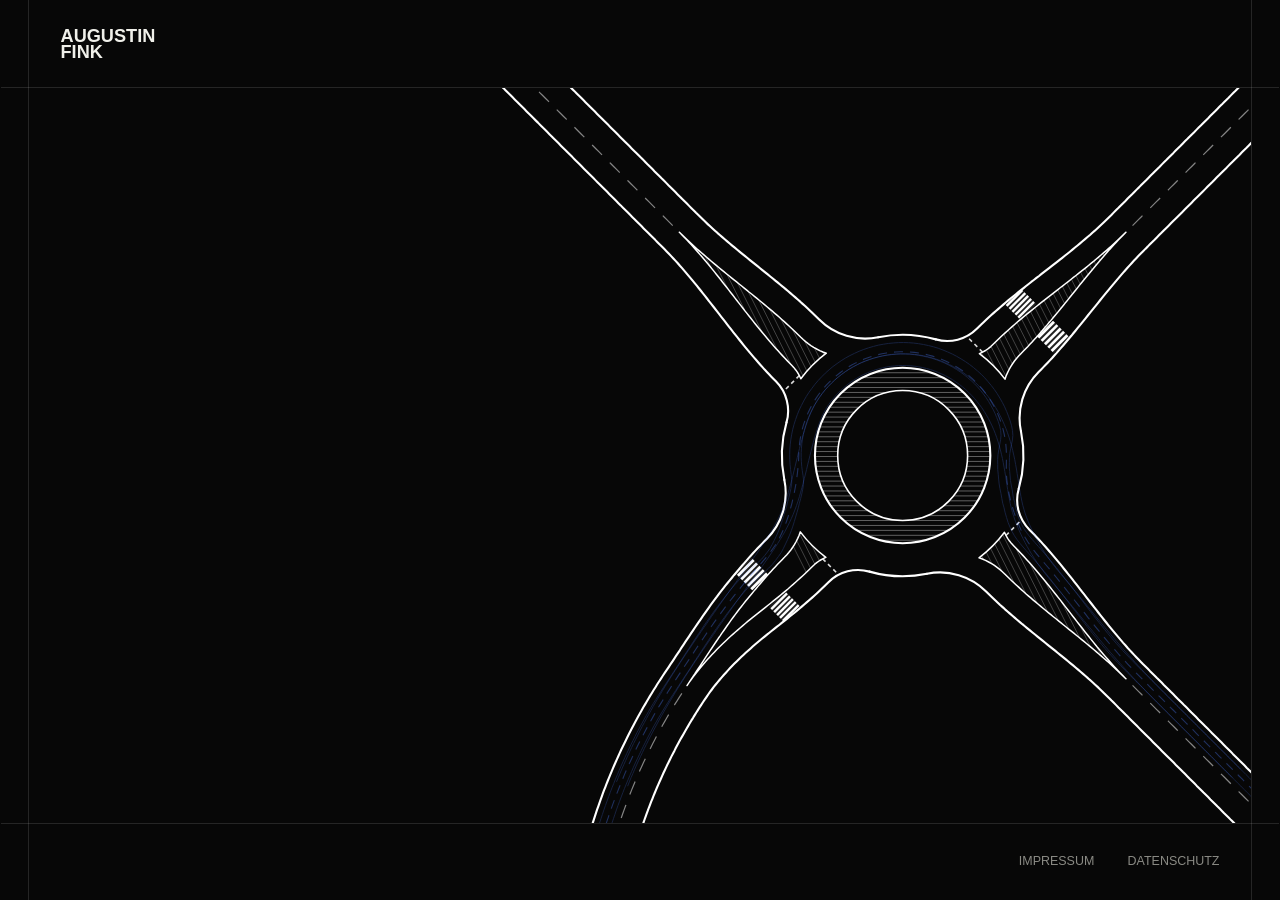
<file: index.html>
<!doctype html>
<html lang="de">
  <head>
    <meta charset="UTF-8" />
    <meta name="viewport" content="width=device-width, initial-scale=1.0" />
    <meta
      name="description"
      content="Infrastruktur für die physische Welt."
    />
    <meta property="og:type" content="website" />
    <meta property="og:site_name" content="Augustin Fink" />
    <meta property="og:title" content="Infrastruktur für die physische Welt" />
    <meta
      property="og:description"
      content="Augustin Fink"
    />
    <meta property="og:url" content="https://augustinfink.de/" />
    <meta
      property="og:image"
      content="https://augustinfink.de/public/og-preview-v2.jpg"
    />
    <meta property="og:image:type" content="image/jpeg" />
    <meta property="og:image:width" content="1200" />
    <meta property="og:image:height" content="630" />
    <meta
      property="og:image:alt"
      content="Augustin Fink - Infrastruktur für die physische Welt"
    />
    <meta name="twitter:card" content="summary_large_image" />
    <meta name="twitter:title" content="Infrastruktur für die physische Welt" />
    <meta
      name="twitter:description"
      content="Augustin Fink"
    />
    <meta
      name="twitter:image"
      content="https://augustinfink.de/public/og-preview-v2.jpg"
    />
    <title>Augustin Fink</title>
    <link rel="icon" href="/public/favicon.svg" type="image/svg+xml" />
    <link rel="stylesheet" href="/src/styles.css" />
  </head>
  <body>
    <main class="page-shell" aria-label="Augustin Fink">
      <header class="site-header">
        <a class="wordmark" href="/" aria-label="Augustin Fink Startseite">
          <span>Augustin</span>
          <span>Fink</span>
        </a>
      </header>

      <section class="quiet-field" aria-label="Kreisverkehr Grafik">
        <iframe
          class="roundabout-embed"
          src="/public/assets/roundabout/kvp.html"
          title="Kreisverkehr Schleppkurve"
          loading="eager"
        ></iframe>
      </section>

      <footer class="site-footer">
        <nav class="legal-links" aria-label="Rechtliches">
          <a href="/impressum/">Impressum</a>
          <a href="/datenschutz/">Datenschutz</a>
        </nav>
      </footer>
    </main>
  </body>
</html>
</file>
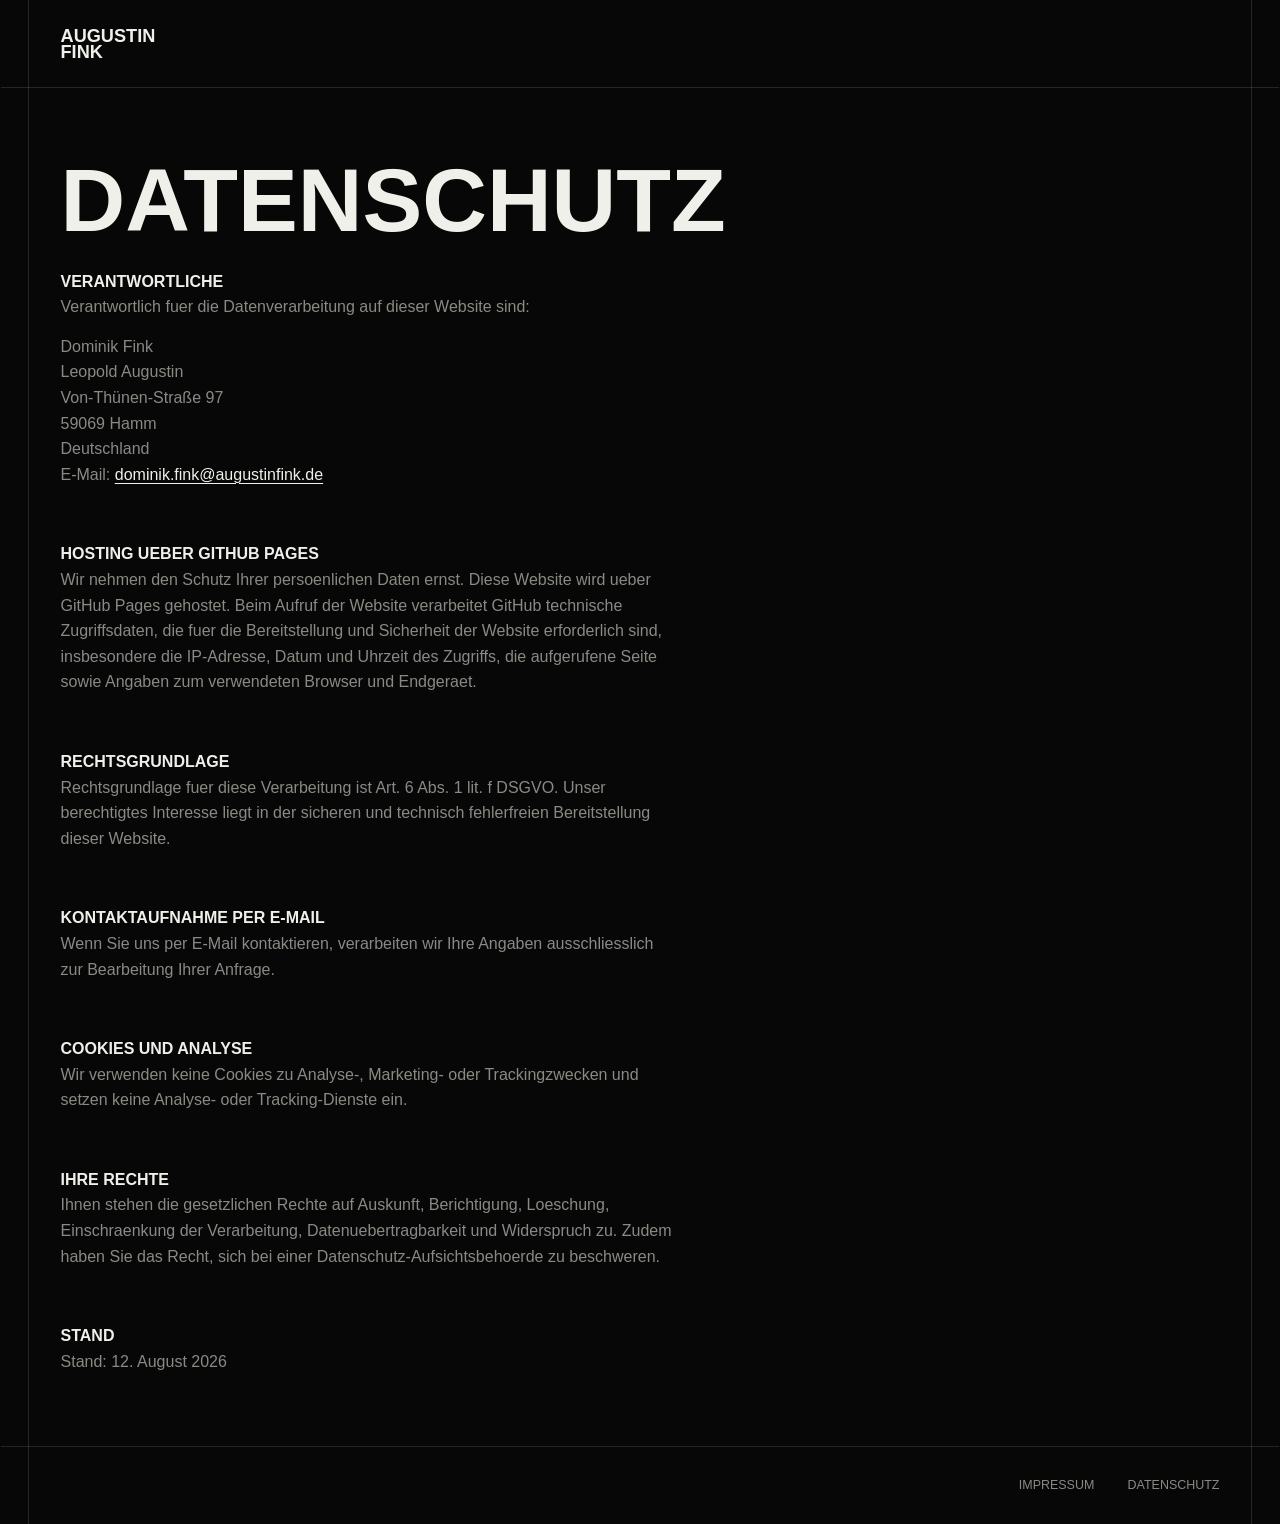
<file: datenschutz/index.html>
<!doctype html>
<html lang="de">
  <head>
    <meta charset="UTF-8" />
    <meta name="viewport" content="width=device-width, initial-scale=1.0" />
    <title>Datenschutz - Augustin Fink</title>
    <link rel="icon" href="/public/favicon.svg" type="image/svg+xml" />
    <link rel="stylesheet" href="/src/styles.css" />
  </head>
  <body>
    <main class="page-shell legal-shell" aria-label="Datenschutz">
      <header class="site-header">
        <a class="wordmark" href="/" aria-label="Augustin Fink Startseite">
          <span>Augustin</span>
          <span>Fink</span>
        </a>
      </header>

      <section class="legal-content">
        <h1>Datenschutz</h1>
        <h2>Verantwortliche</h2>
        <p>
          Verantwortlich fuer die Datenverarbeitung auf dieser Website sind:
        </p>
        <p>
          Dominik Fink<br />
          Leopold Augustin<br />
          Von-Thünen-Straße 97<br />
          59069 Hamm<br />
          Deutschland<br />
          E-Mail: <a href="mailto:dominik.fink@augustinfink.de">dominik.fink@augustinfink.de</a>
        </p>
        <h2>Hosting ueber GitHub Pages</h2>
        <p>
          Wir nehmen den Schutz Ihrer persoenlichen Daten ernst. Diese Website
          wird ueber GitHub Pages gehostet. Beim Aufruf der Website verarbeitet
          GitHub technische Zugriffsdaten, die fuer die Bereitstellung und
          Sicherheit der Website erforderlich sind, insbesondere die IP-Adresse,
          Datum und Uhrzeit des Zugriffs, die aufgerufene Seite sowie Angaben
          zum verwendeten Browser und Endgeraet.
        </p>
        <h2>Rechtsgrundlage</h2>
        <p>
          Rechtsgrundlage fuer diese Verarbeitung ist Art. 6 Abs. 1 lit. f DSGVO.
          Unser berechtigtes Interesse liegt in der sicheren und technisch
          fehlerfreien Bereitstellung dieser Website.
        </p>
        <h2>Kontaktaufnahme per E-Mail</h2>
        <p>
          Wenn Sie uns per E-Mail kontaktieren, verarbeiten wir Ihre Angaben
          ausschliesslich zur Bearbeitung Ihrer Anfrage.
        </p>
        <h2>Cookies und Analyse</h2>
        <p>
          Wir verwenden keine Cookies zu Analyse-, Marketing- oder
          Trackingzwecken und setzen keine Analyse- oder Tracking-Dienste ein.
        </p>
        <h2>Ihre Rechte</h2>
        <p>
          Ihnen stehen die gesetzlichen Rechte auf Auskunft, Berichtigung,
          Loeschung, Einschraenkung der Verarbeitung, Datenuebertragbarkeit und
          Widerspruch zu. Zudem haben Sie das Recht, sich bei einer
          Datenschutz-Aufsichtsbehoerde zu beschweren.
        </p>
        <h2>Stand</h2>
        <p>Stand: 12. August 2026</p>
      </section>

      <footer class="site-footer">
        <nav class="legal-links" aria-label="Rechtliches">
          <a href="/impressum/">Impressum</a>
          <a href="/datenschutz/">Datenschutz</a>
        </nav>
      </footer>
    </main>
  </body>
</html>
</file>
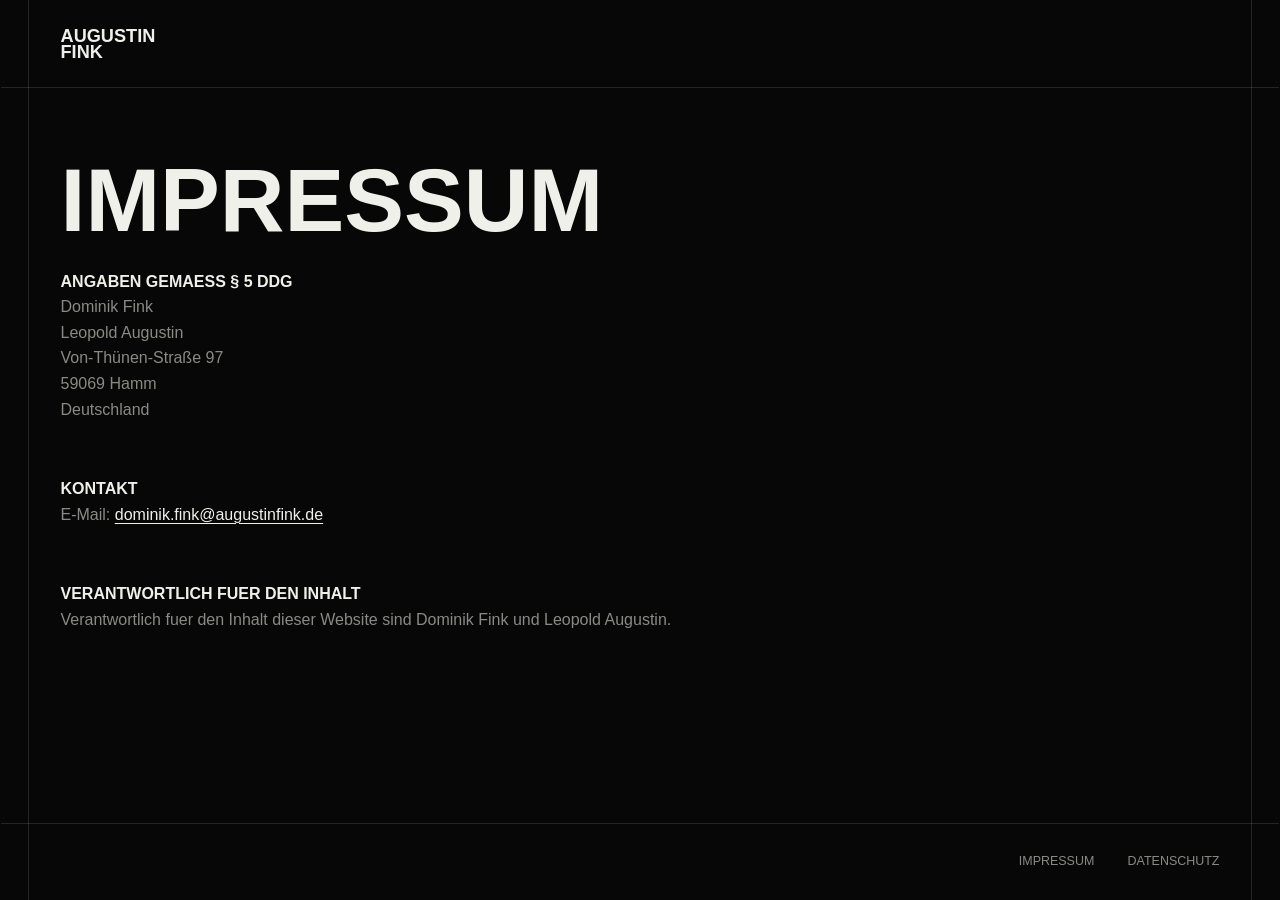
<file: impressum/index.html>
<!doctype html>
<html lang="de">
  <head>
    <meta charset="UTF-8" />
    <meta name="viewport" content="width=device-width, initial-scale=1.0" />
    <title>Impressum - Augustin Fink</title>
    <link rel="icon" href="/public/favicon.svg" type="image/svg+xml" />
    <link rel="stylesheet" href="/src/styles.css" />
  </head>
  <body>
    <main class="page-shell legal-shell" aria-label="Impressum">
      <header class="site-header">
        <a class="wordmark" href="/" aria-label="Augustin Fink Startseite">
          <span>Augustin</span>
          <span>Fink</span>
        </a>
      </header>

      <section class="legal-content">
        <h1>Impressum</h1>
        <h2>Angaben gemaess § 5 DDG</h2>
        <p>
          Dominik Fink<br />
          Leopold Augustin<br />
          Von-Thünen-Straße 97<br />
          59069 Hamm<br />
          Deutschland
        </p>
        <h2>Kontakt</h2>
        <p>
          E-Mail: <a href="mailto:dominik.fink@augustinfink.de">dominik.fink@augustinfink.de</a>
        </p>
        <h2>Verantwortlich fuer den Inhalt</h2>
        <p>
          Verantwortlich fuer den Inhalt dieser Website sind Dominik Fink und
          Leopold Augustin.
        </p>
      </section>

      <footer class="site-footer">
        <nav class="legal-links" aria-label="Rechtliches">
          <a href="/impressum/">Impressum</a>
          <a href="/datenschutz/">Datenschutz</a>
        </nav>
      </footer>
    </main>
  </body>
</html>
</file>
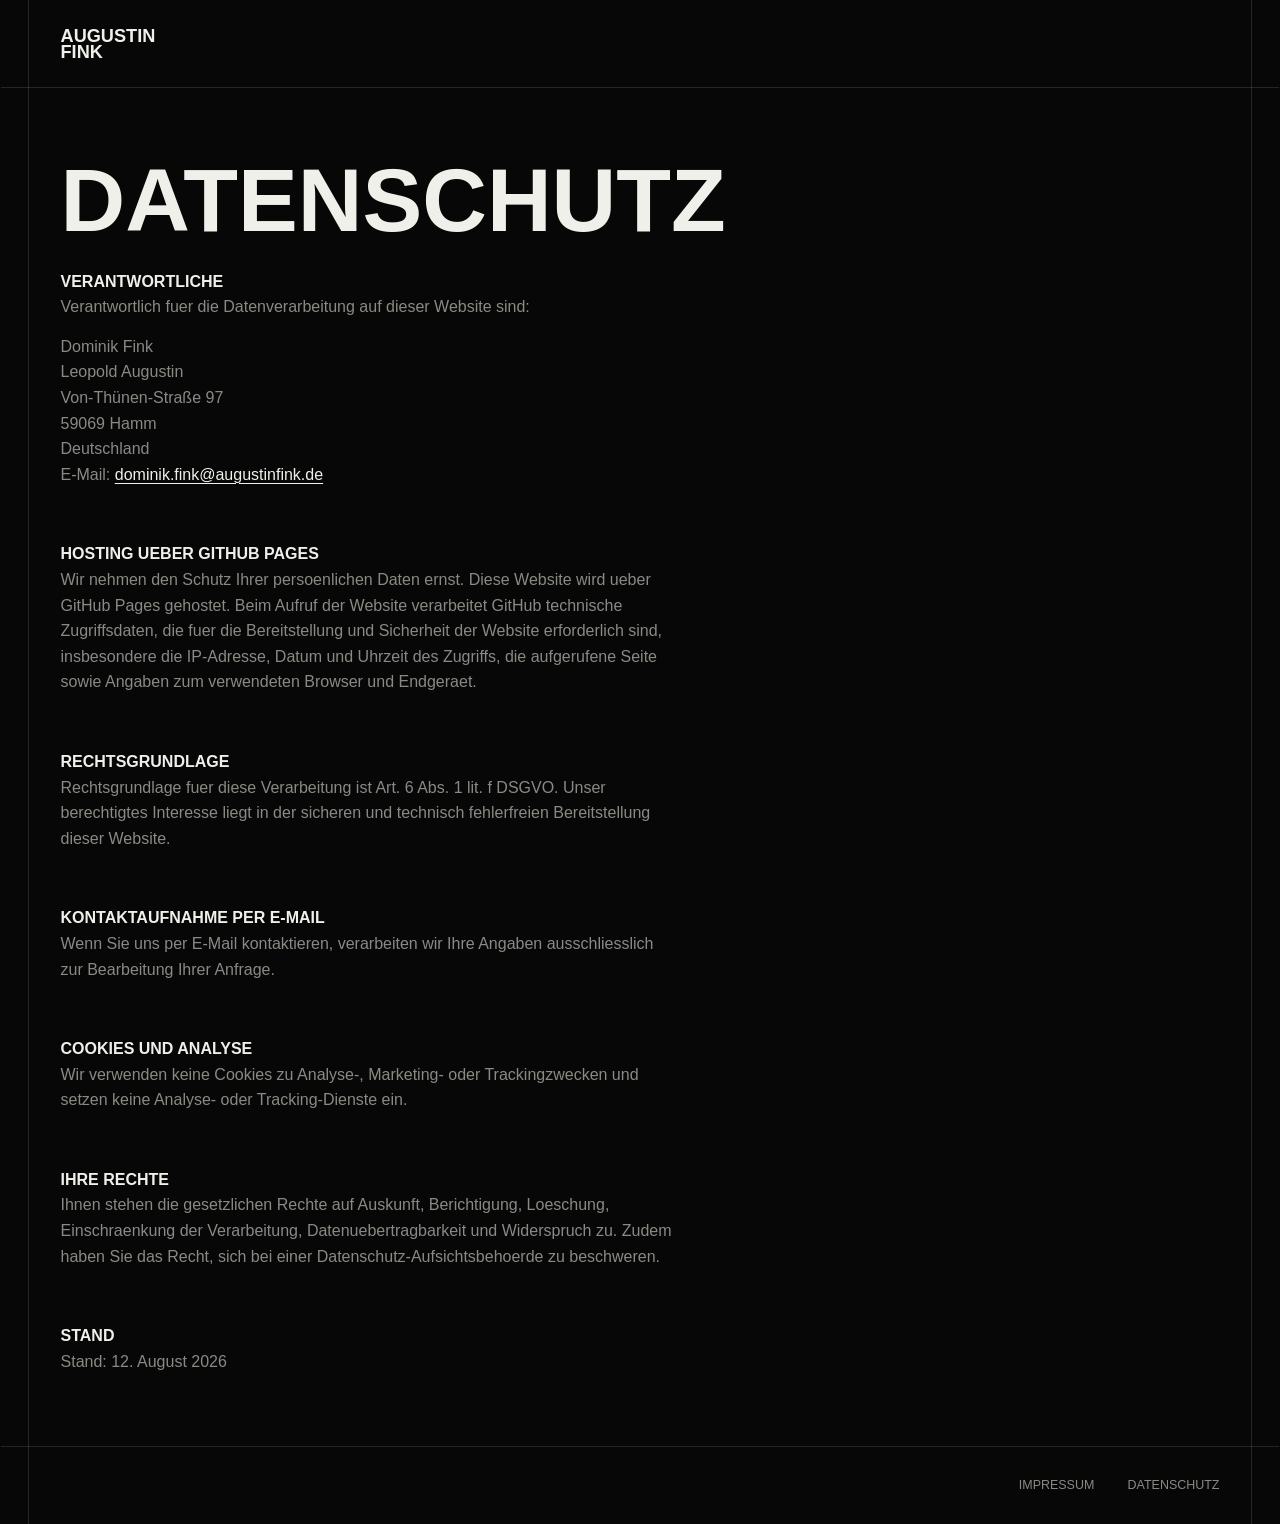
<file: datenschutz.html>
<!doctype html>
<html lang="de">
  <head>
    <meta charset="UTF-8" />
    <meta name="viewport" content="width=device-width, initial-scale=1.0" />
    <title>Datenschutz - Augustin Fink</title>
    <link rel="icon" href="./public/favicon.svg" type="image/svg+xml" />
    <link rel="stylesheet" href="./src/styles.css" />
  </head>
  <body>
    <main class="page-shell legal-shell" aria-label="Datenschutz">
      <header class="site-header">
        <a class="wordmark" href="./" aria-label="Augustin Fink Startseite">
          <span>Augustin</span>
          <span>Fink</span>
        </a>
      </header>

      <section class="legal-content">
        <h1>Datenschutz</h1>
        <h2>Verantwortliche</h2>
        <p>
          Verantwortlich fuer die Datenverarbeitung auf dieser Website sind:
        </p>
        <p>
          Dominik Fink<br />
          Leopold Augustin<br />
          Von-Thünen-Straße 97<br />
          59069 Hamm<br />
          Deutschland<br />
          E-Mail: <a href="mailto:dominik.fink@augustinfink.de">dominik.fink@augustinfink.de</a>
        </p>
        <h2>Hosting ueber GitHub Pages</h2>
        <p>
          Wir nehmen den Schutz Ihrer persoenlichen Daten ernst. Diese Website
          wird ueber GitHub Pages gehostet. Beim Aufruf der Website verarbeitet
          GitHub technische Zugriffsdaten, die fuer die Bereitstellung und
          Sicherheit der Website erforderlich sind, insbesondere die IP-Adresse,
          Datum und Uhrzeit des Zugriffs, die aufgerufene Seite sowie Angaben
          zum verwendeten Browser und Endgeraet.
        </p>
        <h2>Rechtsgrundlage</h2>
        <p>
          Rechtsgrundlage fuer diese Verarbeitung ist Art. 6 Abs. 1 lit. f DSGVO.
          Unser berechtigtes Interesse liegt in der sicheren und technisch
          fehlerfreien Bereitstellung dieser Website.
        </p>
        <h2>Kontaktaufnahme per E-Mail</h2>
        <p>
          Wenn Sie uns per E-Mail kontaktieren, verarbeiten wir Ihre Angaben
          ausschliesslich zur Bearbeitung Ihrer Anfrage.
        </p>
        <h2>Cookies und Analyse</h2>
        <p>
          Wir verwenden keine Cookies zu Analyse-, Marketing- oder
          Trackingzwecken und setzen keine Analyse- oder Tracking-Dienste ein.
        </p>
        <h2>Ihre Rechte</h2>
        <p>
          Ihnen stehen die gesetzlichen Rechte auf Auskunft, Berichtigung,
          Loeschung, Einschraenkung der Verarbeitung, Datenuebertragbarkeit und
          Widerspruch zu. Zudem haben Sie das Recht, sich bei einer
          Datenschutz-Aufsichtsbehoerde zu beschweren.
        </p>
        <h2>Stand</h2>
        <p>Stand: 12. August 2026</p>
      </section>

      <footer class="site-footer">
        <nav class="legal-links" aria-label="Rechtliches">
          <a href="./impressum.html">Impressum</a>
          <a href="./datenschutz.html">Datenschutz</a>
        </nav>
      </footer>
    </main>
  </body>
</html>
</file>
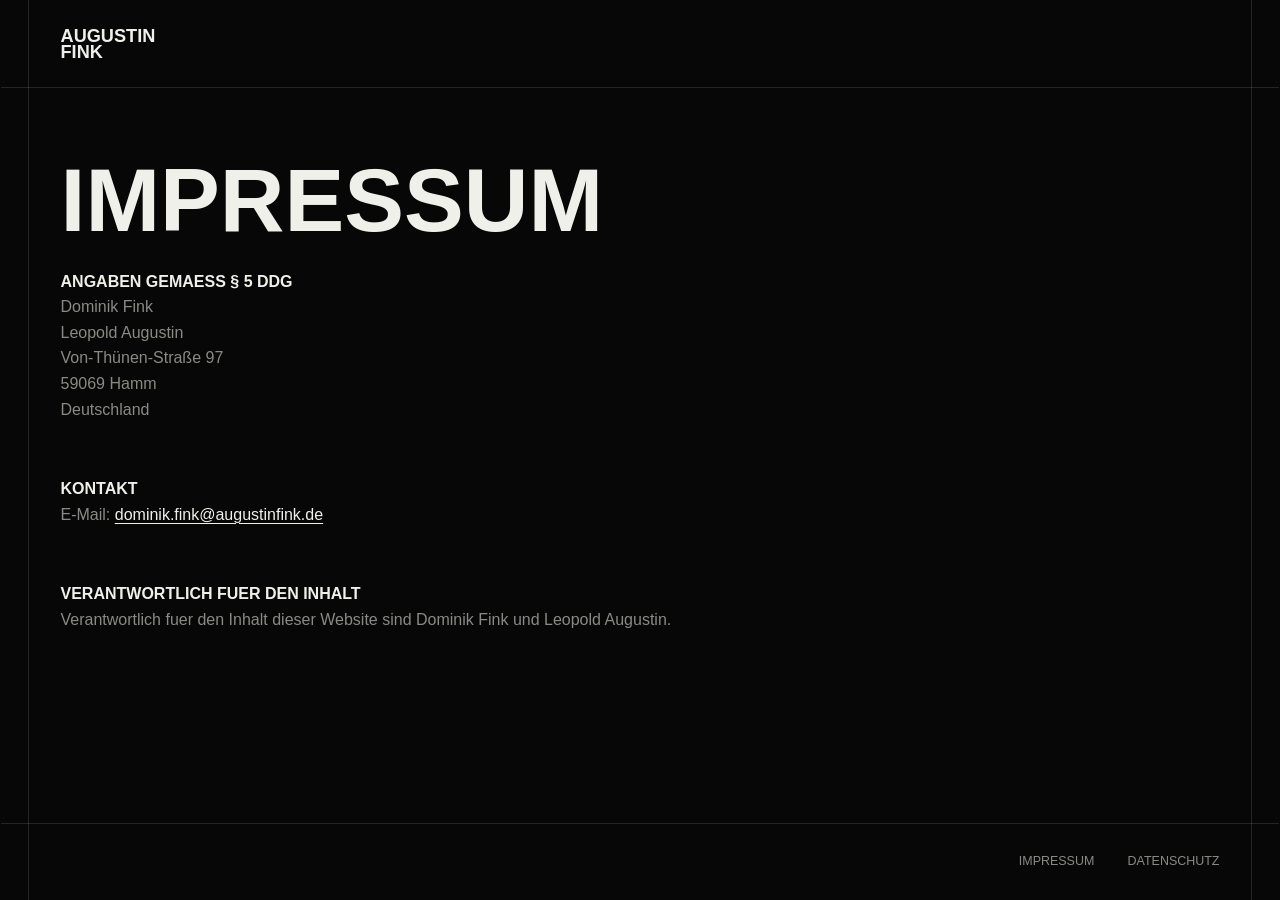
<file: impressum.html>
<!doctype html>
<html lang="de">
  <head>
    <meta charset="UTF-8" />
    <meta name="viewport" content="width=device-width, initial-scale=1.0" />
    <title>Impressum - Augustin Fink</title>
    <link rel="icon" href="./public/favicon.svg" type="image/svg+xml" />
    <link rel="stylesheet" href="./src/styles.css" />
  </head>
  <body>
    <main class="page-shell legal-shell" aria-label="Impressum">
      <header class="site-header">
        <a class="wordmark" href="./" aria-label="Augustin Fink Startseite">
          <span>Augustin</span>
          <span>Fink</span>
        </a>
      </header>

      <section class="legal-content">
        <h1>Impressum</h1>
        <h2>Angaben gemaess § 5 DDG</h2>
        <p>
          Dominik Fink<br />
          Leopold Augustin<br />
          Von-Thünen-Straße 97<br />
          59069 Hamm<br />
          Deutschland
        </p>
        <h2>Kontakt</h2>
        <p>
          E-Mail: <a href="mailto:dominik.fink@augustinfink.de">dominik.fink@augustinfink.de</a>
        </p>
        <h2>Verantwortlich fuer den Inhalt</h2>
        <p>
          Verantwortlich fuer den Inhalt dieser Website sind Dominik Fink und
          Leopold Augustin.
        </p>
      </section>

      <footer class="site-footer">
        <nav class="legal-links" aria-label="Rechtliches">
          <a href="./impressum.html">Impressum</a>
          <a href="./datenschutz.html">Datenschutz</a>
        </nav>
      </footer>
    </main>
  </body>
</html>
</file>
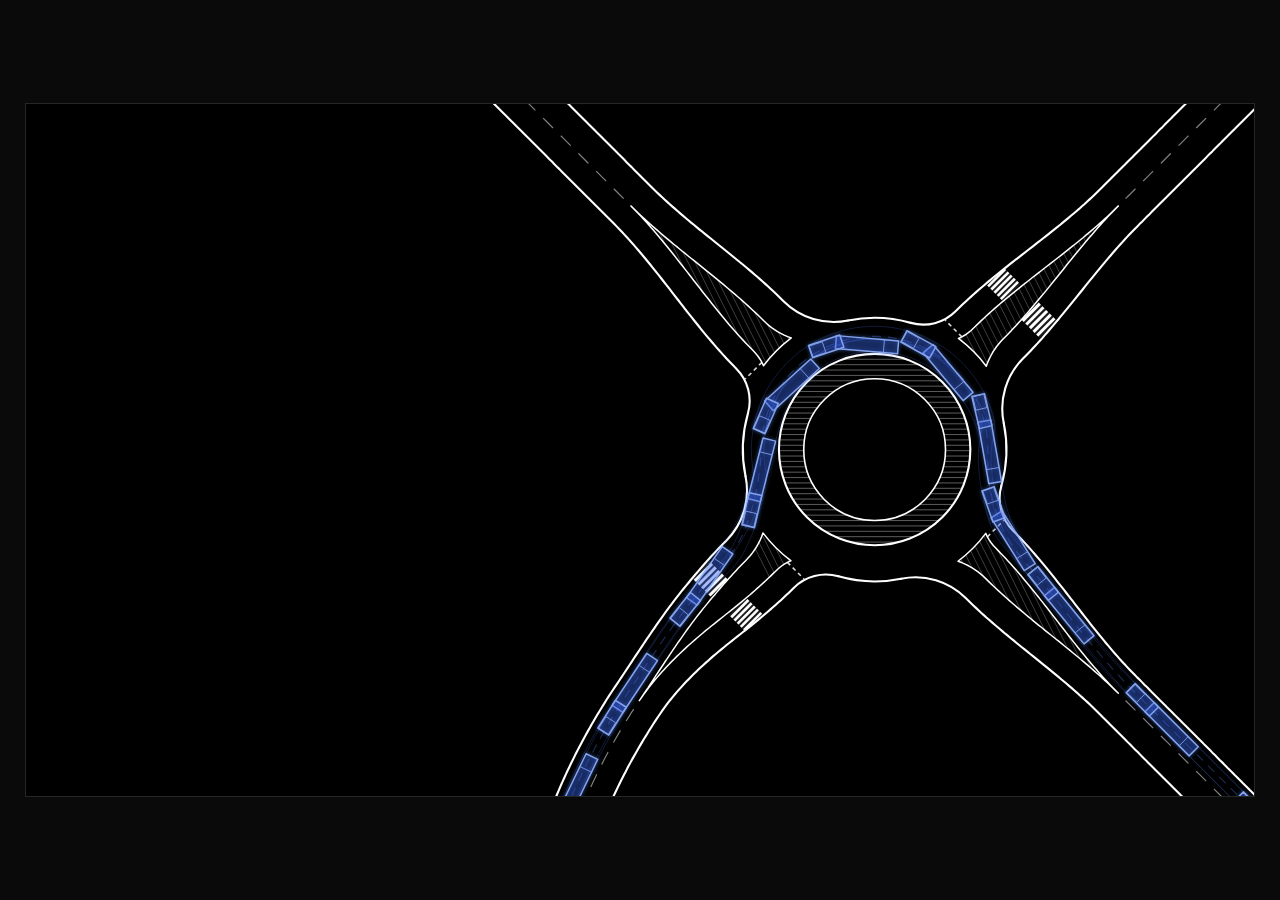
<file: public/assets/roundabout/kvp-still.html>
<!doctype html><html lang="de"><head><meta charset="utf-8">
<meta name="viewport" content="width=device-width, initial-scale=1">
<title>Kreisverkehr – Schleppkurve (Standbild)</title><style>
html,body{margin:0;height:100%;background:#0a0a0a}
.wrap{min-height:100vh;display:flex;align-items:center;justify-content:center}
svg{width:min(96vw,1600px);height:auto;background:#000;display:block;border:1px solid #262626}
path,circle,line{vector-effect:non-scaling-stroke}
.curb  {fill:none;stroke:#fff;stroke-width:2.1;stroke-linecap:round;stroke-linejoin:round}
.apron {fill:none;stroke:#fff;stroke-width:1.6}
.hatch line{stroke:#fff;stroke-width:.9;opacity:.4}
.island{fill:none;stroke:#fff;stroke-width:1.5;stroke-linejoin:round}
.gorehatch line{stroke:#fff;stroke-width:.8;opacity:.3}
.yield {fill:none;stroke:#fff;stroke-width:1.6;stroke-dasharray:4 3.5;opacity:.85}
.crossbed{fill:#fff;opacity:.10;stroke:#fff;stroke-width:.9;stroke-opacity:.45}
.zebra {fill:#fff;stroke:none;opacity:1}
.centre{fill:none;stroke:#fff;stroke-width:1.2;opacity:.5;stroke-dasharray:14 11}
.swept {fill:none;stroke:#4d7cff;stroke-width:1;opacity:.22}
.trajectory{fill:none;stroke:#4d7cff;stroke-width:1.1;opacity:.35;stroke-dasharray:9 7}
.truck {opacity:.92;
        filter:drop-shadow(0 0 3px rgba(90,140,255,.7))}
.tb {fill:rgba(45,85,225,.30);stroke:#8fb0ff;stroke-width:1.5;stroke-linejoin:round}
.td {fill:none;stroke:#8fb0ff;stroke-width:1;opacity:.85}
@keyframes pass{
0%{opacity:1} 8.33%{opacity:.5} 16.67%{opacity:.2}
25.00%{opacity:0} 100%{opacity:0}}</style></head>
<body><div class="wrap"><svg viewBox="0 0 1600 900" xmlns="http://www.w3.org/2000/svg">
<defs><clipPath id="ring" clipPathUnits="userSpaceOnUse"><path d="M 980.4 450.0 A 124.6 124.6 0 1 0 1229.6 450.0 A 124.6 124.6 0 1 0 980.4 450.0 Z M 1012.7 450.0 A 92.3 92.3 0 1 0 1197.3 450.0 A 92.3 92.3 0 1 0 1012.7 450.0 Z" clip-rule="evenodd"/></clipPath><clipPath id="gore0" clipPathUnits="userSpaceOnUse"><path d="M 1214.1 305.3 L 1218.6 303.2 L 1222.7 300.8 L 1226.6 298.1 L 1230.2 295.2 L 1233.6 292.0 L 1236.9 288.8 L 1240.2 285.6 L 1243.5 282.4 L 1246.9 279.2 L 1250.3 276.1 L 1253.7 273.0 L 1257.2 269.9 L 1260.6 266.8 L 1264.1 263.8 L 1267.6 260.7 L 1271.2 257.7 L 1274.7 254.8 L 1278.3 251.8 L 1281.9 248.8 L 1285.5 245.9 L 1289.1 243.0 L 1292.7 240.1 L 1296.3 237.2 L 1300.0 234.3 L 1303.6 231.4 L 1307.3 228.5 L 1310.9 225.6 L 1314.6 222.8 L 1318.3 219.9 L 1321.9 217.1 L 1325.6 214.2 L 1329.3 211.3 L 1333.0 208.5 L 1336.7 205.6 L 1340.3 202.8 L 1344.0 199.9 L 1347.7 197.0 L 1351.3 194.2 L 1355.0 191.3 L 1358.6 188.4 L 1362.3 185.5 L 1365.9 182.6 L 1369.5 179.7 L 1373.1 176.7 L 1376.7 173.8 L 1380.2 170.8 L 1383.8 167.8 L 1387.3 164.8 L 1390.8 161.8 L 1394.3 158.8 L 1397.8 155.7 L 1401.3 152.6 L 1404.7 149.5 L 1408.1 146.4 L 1411.5 143.2 L 1414.8 140.0 L 1418.1 136.8 L 1421.4 133.6 L 1422.3 132.7 L 1418.2 136.9 L 1415.0 140.2 L 1411.8 143.5 L 1408.6 146.9 L 1405.5 150.3 L 1402.3 153.7 L 1399.2 157.1 L 1396.2 160.6 L 1393.1 164.1 L 1390.1 167.6 L 1387.0 171.1 L 1384.0 174.6 L 1381.0 178.1 L 1378.0 181.7 L 1375.1 185.2 L 1372.1 188.8 L 1369.2 192.4 L 1366.2 196.0 L 1363.3 199.6 L 1360.4 203.2 L 1357.4 206.8 L 1354.5 210.4 L 1351.6 214.1 L 1348.7 217.7 L 1345.8 221.3 L 1342.9 224.9 L 1340.0 228.5 L 1337.0 232.1 L 1334.1 235.8 L 1331.2 239.4 L 1328.3 243.0 L 1325.3 246.6 L 1322.4 250.1 L 1319.4 253.7 L 1316.4 257.3 L 1313.4 260.8 L 1310.4 264.4 L 1307.4 267.9 L 1304.4 271.4 L 1301.4 274.9 L 1298.3 278.3 L 1295.2 281.8 L 1292.1 285.2 L 1289.0 288.6 L 1285.8 292.0 L 1282.7 295.4 L 1279.5 298.7 L 1276.3 302.0 L 1273.0 305.3 L 1269.8 308.7 L 1266.8 312.1 L 1263.9 315.8 L 1261.2 319.6 L 1258.6 323.6 L 1256.3 327.8 L 1254.1 332.2 L 1252.1 336.7 L 1250.4 341.5 A 181.3 181.3 0 0 0 1214.1 305.3 Z"/></clipPath><clipPath id="gore1" clipPathUnits="userSpaceOnUse"><path d="M 1249.7 559.1 L 1251.8 563.6 L 1254.2 567.7 L 1256.9 571.6 L 1259.8 575.2 L 1263.0 578.6 L 1266.2 581.9 L 1269.4 585.2 L 1272.6 588.5 L 1275.8 591.9 L 1278.9 595.3 L 1282.0 598.7 L 1285.1 602.2 L 1288.2 605.6 L 1291.2 609.1 L 1294.3 612.6 L 1297.3 616.2 L 1300.2 619.7 L 1303.2 623.3 L 1306.2 626.9 L 1309.1 630.5 L 1312.0 634.1 L 1314.9 637.7 L 1317.8 641.3 L 1320.7 645.0 L 1323.6 648.6 L 1326.5 652.3 L 1329.4 655.9 L 1332.2 659.6 L 1335.1 663.3 L 1337.9 666.9 L 1340.8 670.6 L 1343.7 674.3 L 1346.5 678.0 L 1349.4 681.7 L 1352.2 685.3 L 1355.1 689.0 L 1358.0 692.7 L 1360.8 696.3 L 1363.7 700.0 L 1366.6 703.6 L 1369.5 707.3 L 1372.4 710.9 L 1375.3 714.5 L 1378.3 718.1 L 1381.2 721.7 L 1384.2 725.2 L 1387.2 728.8 L 1390.2 732.3 L 1393.2 735.8 L 1396.2 739.3 L 1399.3 742.8 L 1402.4 746.3 L 1405.5 749.7 L 1408.6 753.1 L 1411.8 756.5 L 1415.0 759.8 L 1418.2 763.1 L 1421.4 766.4 L 1422.3 767.3 L 1418.1 763.2 L 1414.8 760.0 L 1411.5 756.8 L 1408.1 753.6 L 1404.7 750.5 L 1401.3 747.3 L 1397.9 744.2 L 1394.4 741.2 L 1390.9 738.1 L 1387.4 735.1 L 1383.9 732.0 L 1380.4 729.0 L 1376.9 726.0 L 1373.3 723.0 L 1369.8 720.1 L 1366.2 717.1 L 1362.6 714.2 L 1359.0 711.2 L 1355.4 708.3 L 1351.8 705.4 L 1348.2 702.4 L 1344.6 699.5 L 1340.9 696.6 L 1337.3 693.7 L 1333.7 690.8 L 1330.1 687.9 L 1326.5 685.0 L 1322.9 682.0 L 1319.2 679.1 L 1315.6 676.2 L 1312.0 673.3 L 1308.4 670.3 L 1304.9 667.4 L 1301.3 664.4 L 1297.7 661.4 L 1294.2 658.4 L 1290.6 655.4 L 1287.1 652.4 L 1283.6 649.4 L 1280.1 646.4 L 1276.7 643.3 L 1273.2 640.2 L 1269.8 637.1 L 1266.4 634.0 L 1263.0 630.8 L 1259.6 627.7 L 1256.3 624.5 L 1253.0 621.3 L 1249.7 618.0 L 1246.3 614.8 L 1242.9 611.8 L 1239.2 608.9 L 1235.4 606.2 L 1231.4 603.6 L 1227.2 601.3 L 1222.8 599.1 L 1218.3 597.1 L 1213.5 595.4 A 181.3 181.3 0 0 0 1249.7 559.1 Z"/></clipPath><clipPath id="gore2" clipPathUnits="userSpaceOnUse"><path d="M 960.3 340.9 L 958.2 336.4 L 955.8 332.3 L 953.1 328.4 L 950.2 324.8 L 947.0 321.4 L 943.8 318.1 L 940.6 314.8 L 937.4 311.5 L 934.2 308.1 L 931.1 304.7 L 928.0 301.3 L 924.9 297.8 L 921.8 294.4 L 918.8 290.9 L 915.7 287.4 L 912.7 283.8 L 909.8 280.3 L 906.8 276.7 L 903.8 273.1 L 900.9 269.5 L 898.0 265.9 L 895.1 262.3 L 892.2 258.7 L 889.3 255.0 L 886.4 251.4 L 883.5 247.7 L 880.6 244.1 L 877.8 240.4 L 874.9 236.7 L 872.1 233.1 L 869.2 229.4 L 866.3 225.7 L 863.5 222.0 L 860.6 218.3 L 857.8 214.7 L 854.9 211.0 L 852.0 207.3 L 849.2 203.7 L 846.3 200.0 L 843.4 196.4 L 840.5 192.7 L 837.6 189.1 L 834.7 185.5 L 831.7 181.9 L 828.8 178.3 L 825.8 174.8 L 822.8 171.2 L 819.8 167.7 L 816.8 164.2 L 813.8 160.7 L 810.7 157.2 L 807.6 153.7 L 804.5 150.3 L 801.4 146.9 L 798.2 143.5 L 795.0 140.2 L 791.8 136.9 L 788.6 133.6 L 787.7 132.7 L 791.9 136.8 L 795.2 140.0 L 798.5 143.2 L 801.9 146.4 L 805.3 149.5 L 808.7 152.7 L 812.1 155.8 L 815.6 158.8 L 819.1 161.9 L 822.6 164.9 L 826.1 168.0 L 829.6 171.0 L 833.1 174.0 L 836.7 177.0 L 840.2 179.9 L 843.8 182.9 L 847.4 185.8 L 851.0 188.8 L 854.6 191.7 L 858.2 194.6 L 861.8 197.6 L 865.4 200.5 L 869.1 203.4 L 872.7 206.3 L 876.3 209.2 L 879.9 212.1 L 883.5 215.0 L 887.1 218.0 L 890.8 220.9 L 894.4 223.8 L 898.0 226.7 L 901.6 229.7 L 905.1 232.6 L 908.7 235.6 L 912.3 238.6 L 915.8 241.6 L 919.4 244.6 L 922.9 247.6 L 926.4 250.6 L 929.9 253.6 L 933.3 256.7 L 936.8 259.8 L 940.2 262.9 L 943.6 266.0 L 947.0 269.2 L 950.4 272.3 L 953.7 275.5 L 957.0 278.7 L 960.3 282.0 L 963.7 285.2 L 967.1 288.2 L 970.8 291.1 L 974.6 293.8 L 978.6 296.4 L 982.8 298.7 L 987.2 300.9 L 991.7 302.9 L 996.5 304.6 A 181.3 181.3 0 0 0 960.3 340.9 Z"/></clipPath><clipPath id="gore3" clipPathUnits="userSpaceOnUse"><path d="M 995.9 594.7 L 991.4 596.8 L 987.3 599.2 L 983.4 601.9 L 979.8 604.8 L 976.4 608.0 L 973.1 611.2 L 969.8 614.4 L 966.5 617.6 L 963.1 620.8 L 959.7 623.9 L 956.3 627.0 L 952.8 630.1 L 949.4 633.2 L 945.9 636.2 L 942.4 639.3 L 938.8 642.3 L 935.3 645.2 L 931.7 648.2 L 928.1 651.2 L 924.5 654.1 L 920.9 657.0 L 917.3 659.9 L 913.7 662.8 L 910.0 665.7 L 906.4 668.6 L 902.8 671.5 L 899.2 674.3 L 895.6 677.2 L 892.0 680.0 L 888.5 682.9 L 884.9 685.8 L 881.4 688.8 L 877.9 691.7 L 874.4 694.7 L 870.9 697.7 L 867.4 700.8 L 864.0 703.8 L 860.5 706.9 L 857.1 710.1 L 853.8 713.2 L 850.4 716.4 L 847.1 719.6 L 843.8 722.9 L 840.6 726.1 L 837.4 729.5 L 834.2 732.8 L 831.0 736.2 L 827.9 739.6 L 824.8 743.1 L 821.8 746.6 L 818.8 750.1 L 815.9 753.7 L 813.0 757.3 L 810.2 760.9 L 807.4 764.6 L 804.6 768.3 L 801.9 772.1 L 799.3 775.9 L 798.6 776.9 L 801.9 772.0 L 804.4 768.2 L 807.0 764.3 L 809.6 760.5 L 812.1 756.6 L 814.7 752.7 L 817.2 748.9 L 819.7 745.0 L 822.3 741.1 L 824.8 737.3 L 827.4 733.4 L 830.0 729.5 L 832.5 725.6 L 835.1 721.8 L 837.7 717.9 L 840.3 714.0 L 842.9 710.1 L 845.6 706.3 L 848.2 702.4 L 850.9 698.6 L 853.6 694.8 L 856.3 690.9 L 859.0 687.1 L 861.7 683.3 L 864.5 679.5 L 867.3 675.7 L 870.1 672.0 L 873.0 668.2 L 875.9 664.5 L 878.8 660.8 L 881.7 657.1 L 884.7 653.5 L 887.6 649.9 L 890.6 646.3 L 893.6 642.7 L 896.6 639.2 L 899.6 635.6 L 902.6 632.1 L 905.6 628.6 L 908.6 625.1 L 911.7 621.7 L 914.8 618.2 L 917.9 614.8 L 921.0 611.4 L 924.2 608.0 L 927.3 604.6 L 930.5 601.3 L 933.7 598.0 L 937.0 594.7 L 940.2 591.3 L 943.2 587.9 L 946.1 584.2 L 948.8 580.4 L 951.4 576.4 L 953.7 572.2 L 955.9 567.8 L 957.9 563.3 L 959.6 558.5 A 181.3 181.3 0 0 0 995.9 594.7 Z"/></clipPath></defs>
<rect x="0" y="0" width="1600" height="900" fill="#000"/>
<path class="curb" d="M 1152.1 285.0 A 59.4 59.4 0 0 0 1210.4 269.9 L 1210.4 269.9 L 1213.7 266.6 L 1217.0 263.4 L 1220.4 260.2 L 1223.7 257.1 L 1227.1 253.9 L 1230.6 250.8 L 1234.0 247.7 L 1237.5 244.6 L 1241.0 241.6 L 1244.5 238.6 L 1248.0 235.6 L 1251.5 232.6 L 1255.1 229.6 L 1258.7 226.6 L 1262.3 223.7 L 1265.9 220.8 L 1269.5 217.9 L 1273.1 215.0 L 1276.8 212.1 L 1280.4 209.2 L 1284.1 206.3 L 1287.7 203.4 L 1291.4 200.6 L 1295.1 197.7 L 1298.8 194.9 L 1302.4 192.0 L 1306.1 189.1 L 1309.8 186.3 L 1313.5 183.4 L 1317.1 180.6 L 1320.8 177.7 L 1324.5 174.8 L 1328.1 172.0 L 1331.8 169.1 L 1335.4 166.2 L 1339.1 163.3 L 1342.7 160.4 L 1346.3 157.5 L 1349.9 154.5 L 1353.5 151.6 L 1357.1 148.6 L 1360.6 145.6 L 1364.2 142.6 L 1367.7 139.6 L 1371.2 136.6 L 1374.6 133.5 L 1378.1 130.5 L 1381.5 127.4 L 1384.9 124.2 L 1388.3 121.1 L 1391.7 117.9 L 1395.0 114.7 L 1398.3 111.4 L 1401.6 108.2 L 1404.8 104.9 L 1408.1 101.6 L 1411.4 98.4 L 1414.6 95.1 L 1417.9 91.8 L 1421.2 88.6 L 1424.4 85.3 L 1427.7 82.0 L 1431.0 78.8 L 1434.2 75.5 L 1437.5 72.2 L 1440.8 69.0 L 1444.0 65.7 L 1447.3 62.4 L 1450.6 59.2 L 1453.8 55.9 L 1457.1 52.6 L 1460.4 49.4 L 1463.6 46.1 L 1466.9 42.8 L 1470.2 39.6 L 1473.4 36.3 L 1476.7 33.0 L 1480.0 29.8 L 1483.2 26.5 L 1486.5 23.2 L 1489.8 20.0 L 1493.0 16.7 L 1496.3 13.4 L 1499.6 10.2 L 1502.8 6.9 L 1506.1 3.6 L 1509.4 0.4 L 1512.6 -2.9 L 1515.9 -6.2 L 1519.2 -9.4 L 1522.4 -12.7 L 1525.7 -16.0 L 1529.0 -19.2 L 1532.2 -22.5 L 1535.5 -25.8 L 1538.8 -29.0 L 1542.0 -32.3 L 1545.3 -35.6 L 1548.6 -38.8 L 1551.8 -42.1 L 1555.1 -45.4 L 1558.4 -48.6 L 1561.6 -51.9 L 1564.9 -55.2 L 1568.2 -58.4 L 1571.4 -61.7 L 1574.7 -65.0 L 1578.0 -68.2 L 1581.2 -71.5 L 1584.5 -74.8 L 1587.8 -78.0 L 1591.0 -81.3 L 1594.3 -84.6 L 1597.6 -87.8 L 1600.8 -91.1 L 1604.1 -94.4 L 1607.4 -97.6 L 1610.6 -100.9 L 1613.9 -104.2 L 1617.2 -107.4 L 1620.4 -110.7 L 1623.7 -114.0 L 1627.0 -117.2 L 1630.2 -120.5 L 1633.5 -123.8 L 1636.8 -127.0 L 1640.0 -130.3 L 1643.3 -133.6 L 1646.6 -136.8 L 1649.8 -140.1 L 1653.1 -143.4 L 1656.4 -146.6 L 1659.6 -149.9 L 1662.9 -153.2 L 1666.2 -156.4 L 1669.4 -159.7 L 1672.7 -163.0 L 1676.0 -166.2 L 1679.2 -169.5 L 1682.5 -172.8 L 1685.8 -176.0 L 1689.0 -179.3 L 1692.3 -182.6 L 1695.6 -185.8 L 1698.8 -189.1 L 1702.1 -192.4 L 1705.4 -195.6 L 1708.6 -198.9 L 1711.9 -202.2 L 1715.2 -205.4 L 1718.4 -208.7 L 1721.7 -212.0 L 1725.0 -215.2 L 1728.2 -218.5 L 1731.5 -221.8 L 1734.8 -225.0 L 1738.0 -228.3 L 1741.3 -231.6 L 1744.6 -234.8 L 1747.8 -238.1 L 1751.1 -241.4 L 1754.4 -244.6 L 1757.6 -247.9 L 1760.9 -251.2 L 1764.2 -254.4 L 1767.4 -257.7 L 1770.7 -261.0 L 1774.0 -264.2 L 1777.2 -267.5 L 1780.5 -270.8 L 1783.8 -274.0 L 1787.0 -277.3 L 1790.3 -280.6 L 1793.6 -283.8 L 1796.8 -287.1 L 1800.1 -290.4 L 1803.4 -293.6 L 1806.6 -296.9 L 1809.9 -300.2 L 1813.2 -303.4 L 1816.4 -306.7 L 1819.7 -310.0 L 1823.0 -313.2 L 1826.2 -316.5 L 1829.5 -319.8 L 1832.8 -323.0 L 1836.0 -326.3 L 1839.3 -329.6 L 1842.6 -332.8 L 1845.8 -336.1 L 1849.1 -339.4 L 1852.4 -342.6 L 1855.6 -345.9 L 1858.9 -349.2 L 1862.2 -352.4 L 1865.4 -355.7 L 1868.7 -359.0 L 1872.0 -362.2 L 1875.2 -365.5 L 1878.5 -368.8 L 1881.8 -372.0 L 1885.0 -375.3 L 1888.3 -378.6 L 1891.6 -381.8 L 1894.8 -385.1 L 1898.1 -388.4 L 1901.4 -391.6 L 1904.6 -394.9 L 1907.9 -398.2 L 1911.2 -401.4 L 1914.4 -404.7 L 1917.7 -408.0 L 1921.0 -411.2 L 1924.2 -414.5 L 1927.5 -417.8 L 1930.8 -421.1 L 1934.0 -424.3 L 1937.3 -427.6 L 1940.6 -430.9 L 1943.8 -434.1 L 1947.1 -437.4 L 1950.4 -440.7 L 1953.6 -443.9 L 1956.9 -447.2 L 1960.2 -450.5 L 1963.4 -453.7 L 1966.7 -457.0 L 1970.0 -460.3 L 1973.3 -463.5 L 1976.5 -466.8 L 1979.8 -470.1 L 1983.1 -473.3 L 1986.3 -476.6 L 1989.6 -479.9 L 1992.9 -483.1 L 1996.1 -486.4 L 1999.4 -489.7 L 2002.7 -492.9 L 2005.9 -496.2 L 2009.2 -499.5 L 2012.5 -502.7 L 2015.7 -506.0 L 2019.0 -509.3 L 2022.3 -512.5 L 2025.5 -515.8 L 2028.8 -519.1 L 2032.1 -522.3 L 2035.3 -525.6 L 2038.6 -528.9 L 2041.9 -532.1 L 2045.1 -535.4 L 2048.4 -538.7 L 2051.7 -541.9 L 2054.9 -545.2 L 2058.2 -548.5 L 2061.5 -551.7 L 2064.7 -555.0 L 2068.0 -558.3 L 2071.3 -561.5 L 2074.5 -564.8 L 2077.8 -568.1 L 2081.1 -571.3 L 2084.3 -574.6 L 2087.6 -577.9 L 2090.9 -581.1 L 2094.1 -584.4 L 2097.4 -587.7 L 2100.7 -590.9 L 2103.9 -594.2 L 2107.2 -597.5 L 2110.5 -600.7 L 2113.7 -604.0 L 2117.0 -607.3 L 2120.3 -610.5 L 2123.5 -613.8 L 2126.8 -617.1 L 2130.1 -620.3 L 2133.3 -623.6 L 2136.6 -626.9 L 2139.9 -630.1 L 2143.1 -633.4 L 2146.4 -636.7 L 2149.7 -639.9 L 2152.9 -643.2 L 2156.2 -646.5 L 2159.5 -649.7 L 2162.7 -653.0 L 2166.0 -656.3 L 2169.3 -659.5 L 2172.5 -662.8 L 2175.8 -666.1 L 2179.1 -669.3 L 2182.3 -672.6 L 2185.6 -675.9 L 2188.9 -679.1 L 2192.1 -682.4 L 2195.4 -685.7 L 2198.7 -688.9 L 2201.9 -692.2 L 2205.2 -695.5 L 2208.5 -698.7 L 2211.7 -702.0 L 2215.0 -705.3 L 2218.3 -708.5 L 2221.5 -711.8 L 2224.8 -715.1 L 2228.1 -718.3 L 2231.3 -721.6 L 2234.6 -724.9 L 2237.9 -728.1 L 2241.1 -731.4 L 2244.4 -734.7 L 2247.7 -737.9 L 2250.9 -741.2 L 2254.2 -744.5 L 2257.5 -747.7 L 2260.7 -751.0 L 2264.0 -754.3 L 2267.3 -757.5 L 2270.5 -760.8 L 2273.8 -764.1 L 2277.1 -767.3 L 2280.3 -770.6 L 2283.6 -773.9 L 2286.9 -777.1 L 2290.1 -780.4 L 2293.4 -783.7 L 2296.7 -786.9 L 2299.9 -790.2 L 2303.2 -793.5 L 2306.5 -796.7 L 2309.7 -800.0 L 2313.0 -803.3 L 2316.3 -806.5 L 2319.5 -809.8 L 2322.8 -813.1 L 2326.1 -816.3 L 2329.3 -819.6 L 2332.6 -822.9 L 2335.9 -826.1 L 2339.1 -829.4 L 2342.4 -832.7 L 2345.7 -835.9 L 2348.9 -839.2 L 2352.2 -842.5 L 2355.5 -845.7 L 2358.7 -849.0 L 2362.0 -852.3 L 2365.3 -855.5 L 2368.5 -858.8 L 2371.8 -862.1 L 2375.1 -865.3 L 2378.3 -868.6 L 2381.6 -871.9 L 2384.9 -875.1 L 2388.1 -878.4 L 2391.4 -881.7 L 2394.7 -884.9 L 2397.9 -888.2 L 2401.2 -891.5 L 2404.5 -894.7 L 2407.7 -898.0 L 2411.0 -901.3 L 2414.3 -904.5 L 2417.5 -907.8 L 2420.8 -911.1 L 2424.1 -914.3 L 2427.3 -917.6 L 2430.6 -920.9 L 2433.9 -924.1 L 2437.1 -927.4 L 2440.4 -930.7 L 2443.7 -933.9 L 2446.9 -937.2 L 2450.2 -940.5 L 2453.5 -943.7 L 2456.7 -947.0 L 2460.0 -950.3 L 2463.3 -953.5 L 2466.5 -956.8 L 2469.8 -960.1 L 2473.1 -963.3 L 2476.3 -966.6 L 2479.6 -969.9 L 2482.9 -973.1 L 2486.1 -976.4 L 2489.4 -979.7 L 2492.7 -982.9 L 2495.9 -986.2 L 2499.2 -989.5 L 2502.5 -992.7 L 2505.7 -996.0 L 2509.0 -999.3 L 2512.3 -1002.5 L 2515.5 -1005.8 L 2518.8 -1009.1 L 2522.1 -1012.3 L 2525.3 -1015.6 L 2528.6 -1018.9 L 2531.9 -1022.1 L 2535.1 -1025.4 L 2538.4 -1028.7 L 2541.7 -1031.9 L 2544.9 -1035.2 L 2548.2 -1038.5 L 2551.5 -1041.7 L 2554.7 -1045.0 L 2558.0 -1048.3 L 2561.3 -1051.5 L 2564.5 -1054.8 L 2567.8 -1058.1 L 2571.1 -1061.3 L 2574.3 -1064.6"/>
<path class="curb" d="M 1273.1 415.4 A 92.4 92.4 0 0 1 1298.2 331.4 L 1298.2 331.4 L 1301.5 328.1 L 1304.7 324.8 L 1307.9 321.5 L 1311.1 318.1 L 1314.2 314.8 L 1317.4 311.4 L 1320.5 307.9 L 1323.6 304.5 L 1326.6 301.0 L 1329.7 297.5 L 1332.7 294.0 L 1335.7 290.5 L 1338.7 287.0 L 1341.7 283.4 L 1344.7 279.9 L 1347.6 276.3 L 1350.6 272.7 L 1353.5 269.1 L 1356.5 265.5 L 1359.4 261.9 L 1362.3 258.3 L 1365.2 254.7 L 1368.1 251.1 L 1371.1 247.4 L 1374.0 243.8 L 1376.9 240.2 L 1379.8 236.6 L 1382.7 233.0 L 1385.6 229.4 L 1388.6 225.7 L 1391.5 222.1 L 1394.4 218.6 L 1397.4 215.0 L 1400.3 211.4 L 1403.3 207.8 L 1406.3 204.3 L 1409.3 200.7 L 1412.3 197.2 L 1415.3 193.7 L 1418.4 190.2 L 1421.4 186.7 L 1424.5 183.3 L 1427.6 179.8 L 1430.7 176.4 L 1433.8 173.0 L 1437.0 169.6 L 1440.2 166.3 L 1443.4 163.0 L 1446.7 159.7 L 1449.9 156.4 L 1453.2 153.2 L 1456.4 149.9 L 1459.7 146.6 L 1463.0 143.4 L 1466.2 140.1 L 1469.5 136.8 L 1472.8 133.6 L 1476.0 130.3 L 1479.3 127.0 L 1482.6 123.8 L 1485.9 120.5 L 1489.1 117.2 L 1492.4 114.0 L 1495.7 110.7 L 1498.9 107.4 L 1502.2 104.2 L 1505.5 100.9 L 1508.7 97.6 L 1512.0 94.4 L 1515.3 91.1 L 1518.5 87.8 L 1521.8 84.6 L 1525.1 81.3 L 1528.3 78.0 L 1531.6 74.8 L 1534.9 71.5 L 1538.1 68.2 L 1541.4 64.9 L 1544.7 61.7 L 1547.9 58.4 L 1551.2 55.1 L 1554.5 51.9 L 1557.7 48.6 L 1561.0 45.3 L 1564.3 42.1 L 1567.5 38.8 L 1570.8 35.5 L 1574.1 32.3 L 1577.3 29.0 L 1580.6 25.7 L 1583.9 22.5 L 1587.1 19.2 L 1590.4 15.9 L 1593.7 12.7 L 1596.9 9.4 L 1600.2 6.1 L 1603.5 2.9 L 1606.7 -0.4 L 1610.0 -3.7 L 1613.3 -6.9 L 1616.5 -10.2 L 1619.8 -13.5 L 1623.1 -16.7 L 1626.3 -20.0 L 1629.6 -23.3 L 1632.9 -26.5 L 1636.1 -29.8 L 1639.4 -33.1 L 1642.7 -36.3 L 1645.9 -39.6 L 1649.2 -42.9 L 1652.5 -46.1 L 1655.7 -49.4 L 1659.0 -52.7 L 1662.3 -55.9 L 1665.5 -59.2 L 1668.8 -62.5 L 1672.1 -65.7 L 1675.3 -69.0 L 1678.6 -72.3 L 1681.9 -75.5 L 1685.1 -78.8 L 1688.4 -82.1 L 1691.7 -85.3 L 1694.9 -88.6 L 1698.2 -91.9 L 1701.5 -95.1 L 1704.7 -98.4 L 1708.0 -101.7 L 1711.3 -104.9 L 1714.5 -108.2 L 1717.8 -111.5 L 1721.1 -114.7 L 1724.3 -118.0 L 1727.6 -121.3 L 1730.9 -124.5 L 1734.1 -127.8 L 1737.4 -131.1 L 1740.7 -134.3 L 1743.9 -137.6 L 1747.2 -140.9 L 1750.5 -144.1 L 1753.7 -147.4 L 1757.0 -150.7 L 1760.3 -153.9 L 1763.5 -157.2 L 1766.8 -160.5 L 1770.1 -163.7 L 1773.3 -167.0 L 1776.6 -170.3 L 1779.9 -173.5 L 1783.1 -176.8 L 1786.4 -180.1 L 1789.7 -183.3 L 1792.9 -186.6 L 1796.2 -189.9 L 1799.5 -193.1 L 1802.7 -196.4 L 1806.0 -199.7 L 1809.3 -202.9 L 1812.5 -206.2 L 1815.8 -209.5 L 1819.1 -212.7 L 1822.3 -216.0 L 1825.6 -219.3 L 1828.9 -222.5 L 1832.1 -225.8 L 1835.4 -229.1 L 1838.7 -232.3 L 1841.9 -235.6 L 1845.2 -238.9 L 1848.5 -242.1 L 1851.7 -245.4 L 1855.0 -248.7 L 1858.3 -251.9 L 1861.5 -255.2 L 1864.8 -258.5 L 1868.1 -261.7 L 1871.3 -265.0 L 1874.6 -268.3 L 1877.9 -271.5 L 1881.1 -274.8 L 1884.4 -278.1 L 1887.7 -281.3 L 1890.9 -284.6 L 1894.2 -287.9 L 1897.5 -291.1 L 1900.7 -294.4 L 1904.0 -297.7 L 1907.3 -300.9 L 1910.5 -304.2 L 1913.8 -307.5 L 1917.1 -310.7 L 1920.3 -314.0 L 1923.6 -317.3 L 1926.9 -320.5 L 1930.1 -323.8 L 1933.4 -327.1 L 1936.7 -330.3 L 1939.9 -333.6 L 1943.2 -336.9 L 1946.5 -340.1 L 1949.7 -343.4 L 1953.0 -346.7 L 1956.3 -349.9 L 1959.5 -353.2 L 1962.8 -356.5 L 1966.1 -359.7 L 1969.3 -363.0 L 1972.6 -366.3 L 1975.9 -369.5 L 1979.1 -372.8 L 1982.4 -376.1 L 1985.7 -379.3 L 1988.9 -382.6 L 1992.2 -385.9 L 1995.5 -389.1 L 1998.7 -392.4 L 2002.0 -395.7 L 2005.3 -398.9 L 2008.5 -402.2 L 2011.8 -405.5 L 2015.1 -408.7 L 2018.3 -412.0 L 2021.6 -415.3 L 2024.9 -418.5 L 2028.1 -421.8 L 2031.4 -425.1 L 2034.7 -428.3 L 2037.9 -431.6 L 2041.2 -434.9 L 2044.5 -438.1 L 2047.7 -441.4 L 2051.0 -444.7 L 2054.3 -447.9 L 2057.5 -451.2 L 2060.8 -454.5 L 2064.1 -457.7 L 2067.3 -461.0 L 2070.6 -464.3 L 2073.9 -467.5 L 2077.1 -470.8 L 2080.4 -474.1 L 2083.7 -477.3 L 2086.9 -480.6 L 2090.2 -483.9 L 2093.5 -487.1 L 2096.7 -490.4 L 2100.0 -493.7 L 2103.3 -496.9 L 2106.5 -500.2 L 2109.8 -503.5 L 2113.1 -506.7 L 2116.3 -510.0 L 2119.6 -513.3 L 2122.9 -516.5 L 2126.1 -519.8 L 2129.4 -523.1 L 2132.7 -526.3 L 2135.9 -529.6 L 2139.2 -532.9 L 2142.5 -536.1 L 2145.8 -539.4 L 2149.0 -542.7 L 2152.3 -545.9 L 2155.6 -549.2 L 2158.8 -552.5 L 2162.1 -555.7 L 2165.4 -559.0 L 2168.6 -562.3 L 2171.9 -565.5 L 2175.2 -568.8 L 2178.4 -572.1 L 2181.7 -575.3 L 2185.0 -578.6 L 2188.2 -581.9 L 2191.5 -585.2 L 2194.8 -588.4 L 2198.0 -591.7 L 2201.3 -595.0 L 2204.6 -598.2 L 2207.8 -601.5 L 2211.1 -604.8 L 2214.4 -608.0 L 2217.6 -611.3 L 2220.9 -614.6 L 2224.2 -617.8 L 2227.4 -621.1 L 2230.7 -624.4 L 2234.0 -627.6 L 2237.2 -630.9 L 2240.5 -634.2 L 2243.8 -637.4 L 2247.0 -640.7 L 2250.3 -644.0 L 2253.6 -647.2 L 2256.8 -650.5 L 2260.1 -653.8 L 2263.4 -657.0 L 2266.6 -660.3 L 2269.9 -663.6 L 2273.2 -666.8 L 2276.4 -670.1 L 2279.7 -673.4 L 2283.0 -676.6 L 2286.2 -679.9 L 2289.5 -683.2 L 2292.8 -686.4 L 2296.0 -689.7 L 2299.3 -693.0 L 2302.6 -696.2 L 2305.8 -699.5 L 2309.1 -702.8 L 2312.4 -706.0 L 2315.6 -709.3 L 2318.9 -712.6 L 2322.2 -715.8 L 2325.4 -719.1 L 2328.7 -722.4 L 2332.0 -725.6 L 2335.2 -728.9 L 2338.5 -732.2 L 2341.8 -735.4 L 2345.0 -738.7 L 2348.3 -742.0 L 2351.6 -745.2 L 2354.8 -748.5 L 2358.1 -751.8 L 2361.4 -755.0 L 2364.6 -758.3 L 2367.9 -761.6 L 2371.2 -764.8 L 2374.4 -768.1 L 2377.7 -771.4 L 2381.0 -774.6 L 2384.2 -777.9 L 2387.5 -781.2 L 2390.8 -784.4 L 2394.0 -787.7 L 2397.3 -791.0 L 2400.6 -794.2 L 2403.8 -797.5 L 2407.1 -800.8 L 2410.4 -804.0 L 2413.6 -807.3 L 2416.9 -810.6 L 2420.2 -813.8 L 2423.4 -817.1 L 2426.7 -820.4 L 2430.0 -823.6 L 2433.2 -826.9 L 2436.5 -830.2 L 2439.8 -833.4 L 2443.0 -836.7 L 2446.3 -840.0 L 2449.6 -843.2 L 2452.8 -846.5 L 2456.1 -849.8 L 2459.4 -853.0 L 2462.6 -856.3 L 2465.9 -859.6 L 2469.2 -862.8 L 2472.4 -866.1 L 2475.7 -869.4 L 2479.0 -872.6 L 2482.2 -875.9 L 2485.5 -879.2 L 2488.8 -882.4 L 2492.0 -885.7 L 2495.3 -889.0 L 2498.6 -892.2 L 2501.8 -895.5 L 2505.1 -898.8 L 2508.4 -902.0 L 2511.6 -905.3 L 2514.9 -908.6 L 2518.2 -911.8 L 2521.4 -915.1 L 2524.7 -918.4 L 2528.0 -921.6 L 2531.2 -924.9 L 2534.5 -928.2 L 2537.8 -931.4 L 2541.0 -934.7 L 2544.3 -938.0 L 2547.6 -941.2 L 2550.8 -944.5 L 2554.1 -947.8 L 2557.4 -951.0 L 2560.6 -954.3 L 2563.9 -957.6 L 2567.2 -960.8 L 2570.4 -964.1 L 2573.7 -967.4 L 2577.0 -970.6 L 2580.2 -973.9 L 2583.5 -977.2 L 2586.8 -980.4 L 2590.0 -983.7 L 2593.3 -987.0 L 2596.6 -990.2 L 2599.8 -993.5 L 2603.1 -996.8 L 2606.4 -1000.0 L 2609.6 -1003.3 L 2612.9 -1006.6 L 2616.2 -1009.8 L 2619.4 -1013.1 L 2622.7 -1016.4"/>
<path class="curb" d="M 1270.0 497.1 A 59.4 59.4 0 0 0 1285.1 555.4 L 1285.1 555.4 L 1288.4 558.7 L 1291.6 562.0 L 1294.8 565.4 L 1297.9 568.7 L 1301.1 572.1 L 1304.2 575.6 L 1307.3 579.0 L 1310.4 582.5 L 1313.4 586.0 L 1316.4 589.5 L 1319.4 593.0 L 1322.4 596.5 L 1325.4 600.1 L 1328.4 603.7 L 1331.3 607.3 L 1334.2 610.9 L 1337.1 614.5 L 1340.0 618.1 L 1342.9 621.8 L 1345.8 625.4 L 1348.7 629.1 L 1351.6 632.7 L 1354.4 636.4 L 1357.3 640.1 L 1360.1 643.8 L 1363.0 647.4 L 1365.9 651.1 L 1368.7 654.8 L 1371.6 658.5 L 1374.4 662.1 L 1377.3 665.8 L 1380.2 669.5 L 1383.0 673.1 L 1385.9 676.8 L 1388.8 680.4 L 1391.7 684.1 L 1394.6 687.7 L 1397.5 691.3 L 1400.5 694.9 L 1403.4 698.5 L 1406.4 702.1 L 1409.4 705.6 L 1412.4 709.2 L 1415.4 712.7 L 1418.4 716.2 L 1421.5 719.6 L 1424.5 723.1 L 1427.6 726.5 L 1430.8 729.9 L 1433.9 733.3 L 1437.1 736.7 L 1440.3 740.0 L 1443.6 743.3 L 1446.8 746.6 L 1450.1 749.8 L 1453.4 753.1 L 1456.6 756.4 L 1459.9 759.6 L 1463.2 762.9 L 1466.4 766.2 L 1469.7 769.4 L 1473.0 772.7 L 1476.2 776.0 L 1479.5 779.2 L 1482.8 782.5 L 1486.0 785.8 L 1489.3 789.0 L 1492.6 792.3 L 1495.8 795.6 L 1499.1 798.8 L 1502.4 802.1 L 1505.6 805.4 L 1508.9 808.6 L 1512.2 811.9 L 1515.4 815.2 L 1518.7 818.4 L 1522.0 821.7 L 1525.2 825.0 L 1528.5 828.2 L 1531.8 831.5 L 1535.0 834.8 L 1538.3 838.0 L 1541.6 841.3 L 1544.8 844.6 L 1548.1 847.8 L 1551.4 851.1 L 1554.6 854.4 L 1557.9 857.6 L 1561.2 860.9 L 1564.4 864.2 L 1567.7 867.4 L 1571.0 870.7 L 1574.2 874.0 L 1577.5 877.2 L 1580.8 880.5 L 1584.0 883.8 L 1587.3 887.0 L 1590.6 890.3 L 1593.8 893.6 L 1597.1 896.8 L 1600.4 900.1 L 1603.6 903.4 L 1606.9 906.6 L 1610.2 909.9 L 1613.4 913.2 L 1616.7 916.4 L 1620.0 919.7 L 1623.2 923.0 L 1626.5 926.2 L 1629.8 929.5 L 1633.0 932.8 L 1636.3 936.0 L 1639.6 939.3 L 1642.8 942.6 L 1646.1 945.8 L 1649.4 949.1 L 1652.6 952.4 L 1655.9 955.6 L 1659.2 958.9 L 1662.4 962.2 L 1665.7 965.4 L 1669.0 968.7 L 1672.2 972.0 L 1675.5 975.2 L 1678.8 978.5 L 1682.0 981.8 L 1685.3 985.0 L 1688.6 988.3 L 1691.8 991.6 L 1695.1 994.8 L 1698.4 998.1 L 1701.6 1001.4 L 1704.9 1004.6 L 1708.2 1007.9 L 1711.4 1011.2 L 1714.7 1014.4 L 1718.0 1017.7 L 1721.2 1021.0 L 1724.5 1024.2 L 1727.8 1027.5 L 1731.0 1030.8 L 1734.3 1034.0 L 1737.6 1037.3 L 1740.8 1040.6 L 1744.1 1043.8 L 1747.4 1047.1 L 1750.6 1050.4 L 1753.9 1053.6 L 1757.2 1056.9 L 1760.4 1060.2 L 1763.7 1063.4 L 1767.0 1066.7 L 1770.2 1070.0 L 1773.5 1073.2 L 1776.8 1076.5 L 1780.0 1079.8 L 1783.3 1083.0 L 1786.6 1086.3 L 1789.8 1089.6 L 1793.1 1092.8 L 1796.4 1096.1 L 1799.6 1099.4 L 1802.9 1102.6 L 1806.2 1105.9 L 1809.4 1109.2 L 1812.7 1112.4 L 1816.0 1115.7 L 1819.2 1119.0 L 1822.5 1122.2 L 1825.8 1125.5 L 1829.0 1128.8 L 1832.3 1132.0 L 1835.6 1135.3 L 1838.8 1138.6 L 1842.1 1141.8 L 1845.4 1145.1 L 1848.6 1148.4 L 1851.9 1151.6 L 1855.2 1154.9 L 1858.4 1158.2 L 1861.7 1161.4 L 1865.0 1164.7 L 1868.2 1168.0 L 1871.5 1171.2 L 1874.8 1174.5 L 1878.0 1177.8 L 1881.3 1181.0 L 1884.6 1184.3 L 1887.8 1187.6 L 1891.1 1190.8 L 1894.4 1194.1 L 1897.6 1197.4 L 1900.9 1200.6 L 1904.2 1203.9 L 1907.4 1207.2 L 1910.7 1210.4 L 1914.0 1213.7 L 1917.2 1217.0 L 1920.5 1220.2 L 1923.8 1223.5 L 1927.0 1226.8 L 1930.3 1230.0 L 1933.6 1233.3 L 1936.8 1236.6 L 1940.1 1239.8 L 1943.4 1243.1 L 1946.6 1246.4 L 1949.9 1249.6 L 1953.2 1252.9 L 1956.4 1256.2 L 1959.7 1259.4 L 1963.0 1262.7 L 1966.2 1266.0 L 1969.5 1269.2 L 1972.8 1272.5 L 1976.1 1275.8 L 1979.3 1279.0 L 1982.6 1282.3 L 1985.9 1285.6 L 1989.1 1288.8 L 1992.4 1292.1 L 1995.7 1295.4 L 1998.9 1298.6 L 2002.2 1301.9 L 2005.5 1305.2 L 2008.7 1308.4 L 2012.0 1311.7 L 2015.3 1315.0 L 2018.5 1318.3 L 2021.8 1321.5 L 2025.1 1324.8 L 2028.3 1328.1 L 2031.6 1331.3 L 2034.9 1334.6 L 2038.1 1337.9 L 2041.4 1341.1 L 2044.7 1344.4 L 2047.9 1347.7 L 2051.2 1350.9 L 2054.5 1354.2 L 2057.7 1357.5 L 2061.0 1360.7 L 2064.3 1364.0 L 2067.5 1367.3 L 2070.8 1370.5 L 2074.1 1373.8 L 2077.3 1377.1 L 2080.6 1380.3 L 2083.9 1383.6 L 2087.1 1386.9 L 2090.4 1390.1 L 2093.7 1393.4 L 2096.9 1396.7 L 2100.2 1399.9 L 2103.5 1403.2 L 2106.7 1406.5 L 2110.0 1409.7 L 2113.3 1413.0 L 2116.5 1416.3 L 2119.8 1419.5 L 2123.1 1422.8 L 2126.3 1426.1 L 2129.6 1429.3 L 2132.9 1432.6 L 2136.1 1435.9 L 2139.4 1439.1 L 2142.7 1442.4 L 2145.9 1445.7 L 2149.2 1448.9 L 2152.5 1452.2 L 2155.7 1455.5 L 2159.0 1458.7 L 2162.3 1462.0 L 2165.5 1465.3 L 2168.8 1468.5 L 2172.1 1471.8 L 2175.3 1475.1 L 2178.6 1478.3 L 2181.9 1481.6 L 2185.1 1484.9 L 2188.4 1488.1 L 2191.7 1491.4 L 2194.9 1494.7 L 2198.2 1497.9 L 2201.5 1501.2 L 2204.7 1504.5 L 2208.0 1507.7 L 2211.3 1511.0 L 2214.5 1514.3 L 2217.8 1517.5 L 2221.1 1520.8 L 2224.3 1524.1 L 2227.6 1527.3 L 2230.9 1530.6 L 2234.1 1533.9 L 2237.4 1537.1 L 2240.7 1540.4 L 2243.9 1543.7 L 2247.2 1546.9 L 2250.5 1550.2 L 2253.7 1553.5 L 2257.0 1556.7 L 2260.3 1560.0 L 2263.5 1563.3 L 2266.8 1566.5 L 2270.1 1569.8 L 2273.3 1573.1 L 2276.6 1576.3 L 2279.9 1579.6 L 2283.1 1582.9 L 2286.4 1586.1 L 2289.7 1589.4 L 2292.9 1592.7 L 2296.2 1595.9 L 2299.5 1599.2 L 2302.7 1602.5 L 2306.0 1605.7 L 2309.3 1609.0 L 2312.5 1612.3 L 2315.8 1615.5 L 2319.1 1618.8 L 2322.3 1622.1 L 2325.6 1625.3 L 2328.9 1628.6 L 2332.1 1631.9 L 2335.4 1635.1 L 2338.7 1638.4 L 2341.9 1641.7 L 2345.2 1644.9 L 2348.5 1648.2 L 2351.7 1651.5 L 2355.0 1654.7 L 2358.3 1658.0 L 2361.5 1661.3 L 2364.8 1664.5 L 2368.1 1667.8 L 2371.3 1671.1 L 2374.6 1674.3 L 2377.9 1677.6 L 2381.1 1680.9 L 2384.4 1684.1 L 2387.7 1687.4 L 2390.9 1690.7 L 2394.2 1693.9 L 2397.5 1697.2 L 2400.7 1700.5 L 2404.0 1703.7 L 2407.3 1707.0 L 2410.5 1710.3 L 2413.8 1713.5 L 2417.1 1716.8 L 2420.3 1720.1 L 2423.6 1723.3 L 2426.9 1726.6 L 2430.1 1729.9 L 2433.4 1733.1 L 2436.7 1736.4 L 2439.9 1739.7 L 2443.2 1742.9 L 2446.5 1746.2 L 2449.7 1749.5 L 2453.0 1752.7 L 2456.3 1756.0 L 2459.5 1759.3 L 2462.8 1762.5 L 2466.1 1765.8 L 2469.3 1769.1 L 2472.6 1772.3 L 2475.9 1775.6 L 2479.1 1778.9 L 2482.4 1782.1 L 2485.7 1785.4 L 2488.9 1788.7 L 2492.2 1791.9 L 2495.5 1795.2 L 2498.7 1798.5 L 2502.0 1801.7 L 2505.3 1805.0 L 2508.5 1808.3 L 2511.8 1811.5 L 2515.1 1814.8 L 2518.3 1818.1 L 2521.6 1821.3 L 2524.9 1824.6 L 2528.1 1827.9 L 2531.4 1831.1 L 2534.7 1834.4 L 2537.9 1837.7 L 2541.2 1840.9 L 2544.5 1844.2 L 2547.7 1847.5 L 2551.0 1850.7 L 2554.3 1854.0 L 2557.5 1857.3 L 2560.8 1860.5 L 2564.1 1863.8 L 2567.3 1867.1 L 2570.6 1870.3 L 2573.9 1873.6 L 2577.1 1876.9 L 2580.4 1880.1 L 2583.7 1883.4 L 2586.9 1886.7 L 2590.2 1889.9 L 2593.5 1893.2 L 2596.7 1896.5 L 2600.0 1899.7 L 2603.3 1903.0 L 2606.5 1906.3 L 2609.8 1909.5 L 2613.1 1912.8 L 2616.3 1916.1 L 2619.6 1919.3"/>
<path class="curb" d="M 1139.6 618.1 A 92.4 92.4 0 0 1 1223.6 643.2 L 1223.6 643.2 L 1226.9 646.5 L 1230.2 649.7 L 1233.5 652.9 L 1236.9 656.1 L 1240.2 659.2 L 1243.6 662.4 L 1247.1 665.5 L 1250.5 668.6 L 1254.0 671.6 L 1257.5 674.7 L 1261.0 677.7 L 1264.5 680.7 L 1268.0 683.7 L 1271.6 686.7 L 1275.1 689.7 L 1278.7 692.6 L 1282.3 695.6 L 1285.9 698.5 L 1289.5 701.5 L 1293.1 704.4 L 1296.7 707.3 L 1300.3 710.2 L 1303.9 713.1 L 1307.6 716.1 L 1311.2 719.0 L 1314.8 721.9 L 1318.4 724.8 L 1322.0 727.7 L 1325.6 730.6 L 1329.3 733.6 L 1332.9 736.5 L 1336.4 739.4 L 1340.0 742.4 L 1343.6 745.3 L 1347.2 748.3 L 1350.7 751.3 L 1354.3 754.3 L 1357.8 757.3 L 1361.3 760.3 L 1364.8 763.4 L 1368.3 766.4 L 1371.7 769.5 L 1375.2 772.6 L 1378.6 775.7 L 1382.0 778.8 L 1385.4 782.0 L 1388.7 785.2 L 1392.0 788.4 L 1395.3 791.7 L 1398.6 794.9 L 1401.8 798.2 L 1405.1 801.4 L 1408.4 804.7 L 1411.6 808.0 L 1414.9 811.2 L 1418.2 814.5 L 1421.4 817.8 L 1424.7 821.0 L 1428.0 824.3 L 1431.2 827.6 L 1434.5 830.9 L 1437.8 834.1 L 1441.0 837.4 L 1444.3 840.7 L 1447.6 843.9 L 1450.8 847.2 L 1454.1 850.5 L 1457.4 853.7 L 1460.6 857.0 L 1463.9 860.3 L 1467.2 863.5 L 1470.4 866.8 L 1473.7 870.1 L 1477.0 873.3 L 1480.2 876.6 L 1483.5 879.9 L 1486.8 883.1 L 1490.1 886.4 L 1493.3 889.7 L 1496.6 892.9 L 1499.9 896.2 L 1503.1 899.5 L 1506.4 902.7 L 1509.7 906.0 L 1512.9 909.3 L 1516.2 912.5 L 1519.5 915.8 L 1522.7 919.1 L 1526.0 922.3 L 1529.3 925.6 L 1532.5 928.9 L 1535.8 932.1 L 1539.1 935.4 L 1542.3 938.7 L 1545.6 941.9 L 1548.9 945.2 L 1552.1 948.5 L 1555.4 951.7 L 1558.7 955.0 L 1561.9 958.3 L 1565.2 961.5 L 1568.5 964.8 L 1571.7 968.1 L 1575.0 971.3 L 1578.3 974.6 L 1581.5 977.9 L 1584.8 981.1 L 1588.1 984.4 L 1591.3 987.7 L 1594.6 990.9 L 1597.9 994.2 L 1601.1 997.5 L 1604.4 1000.7 L 1607.7 1004.0 L 1610.9 1007.3 L 1614.2 1010.5 L 1617.5 1013.8 L 1620.7 1017.1 L 1624.0 1020.3 L 1627.3 1023.6 L 1630.5 1026.9 L 1633.8 1030.1 L 1637.1 1033.4 L 1640.3 1036.7 L 1643.6 1039.9 L 1646.9 1043.2 L 1650.1 1046.5 L 1653.4 1049.7 L 1656.7 1053.0 L 1659.9 1056.3 L 1663.2 1059.5 L 1666.5 1062.8 L 1669.7 1066.1 L 1673.0 1069.3 L 1676.3 1072.6 L 1679.5 1075.9 L 1682.8 1079.1 L 1686.1 1082.4 L 1689.3 1085.7 L 1692.6 1088.9 L 1695.9 1092.2 L 1699.1 1095.5 L 1702.4 1098.7 L 1705.7 1102.0 L 1708.9 1105.3 L 1712.2 1108.5 L 1715.5 1111.8 L 1718.7 1115.1 L 1722.0 1118.3 L 1725.3 1121.6 L 1728.5 1124.9 L 1731.8 1128.1 L 1735.1 1131.4 L 1738.3 1134.7 L 1741.6 1137.9 L 1744.9 1141.2 L 1748.1 1144.5 L 1751.4 1147.7 L 1754.7 1151.0 L 1757.9 1154.3 L 1761.2 1157.5 L 1764.5 1160.8 L 1767.7 1164.1 L 1771.0 1167.3 L 1774.3 1170.6 L 1777.5 1173.9 L 1780.8 1177.1 L 1784.1 1180.4 L 1787.3 1183.7 L 1790.6 1186.9 L 1793.9 1190.2 L 1797.1 1193.5 L 1800.4 1196.7 L 1803.7 1200.0 L 1806.9 1203.3 L 1810.2 1206.5 L 1813.5 1209.8 L 1816.7 1213.1 L 1820.0 1216.3 L 1823.3 1219.6 L 1826.5 1222.9 L 1829.8 1226.1 L 1833.1 1229.4 L 1836.3 1232.7 L 1839.6 1235.9 L 1842.9 1239.2 L 1846.1 1242.5 L 1849.4 1245.7 L 1852.7 1249.0 L 1855.9 1252.3 L 1859.2 1255.5 L 1862.5 1258.8 L 1865.7 1262.1 L 1869.0 1265.3 L 1872.3 1268.6 L 1875.5 1271.9 L 1878.8 1275.1 L 1882.1 1278.4 L 1885.3 1281.7 L 1888.6 1284.9 L 1891.9 1288.2 L 1895.1 1291.5 L 1898.4 1294.7 L 1901.7 1298.0 L 1904.9 1301.3 L 1908.2 1304.5 L 1911.5 1307.8 L 1914.7 1311.1 L 1918.0 1314.3 L 1921.3 1317.6 L 1924.5 1320.9 L 1927.8 1324.1 L 1931.1 1327.4 L 1934.3 1330.7 L 1937.6 1333.9 L 1940.9 1337.2 L 1944.1 1340.5 L 1947.4 1343.7 L 1950.7 1347.0 L 1953.9 1350.3 L 1957.2 1353.5 L 1960.5 1356.8 L 1963.7 1360.1 L 1967.0 1363.3 L 1970.3 1366.6 L 1973.5 1369.9 L 1976.8 1373.1 L 1980.1 1376.4 L 1983.3 1379.7 L 1986.6 1382.9 L 1989.9 1386.2 L 1993.1 1389.5 L 1996.4 1392.7 L 1999.7 1396.0 L 2002.9 1399.3 L 2006.2 1402.5 L 2009.5 1405.8 L 2012.7 1409.1 L 2016.0 1412.3 L 2019.3 1415.6 L 2022.5 1418.9 L 2025.8 1422.1 L 2029.1 1425.4 L 2032.3 1428.7 L 2035.6 1431.9 L 2038.9 1435.2 L 2042.1 1438.5 L 2045.4 1441.7 L 2048.7 1445.0 L 2051.9 1448.3 L 2055.2 1451.5 L 2058.5 1454.8 L 2061.7 1458.1 L 2065.0 1461.3 L 2068.3 1464.6 L 2071.5 1467.9 L 2074.8 1471.1 L 2078.1 1474.4 L 2081.3 1477.7 L 2084.6 1480.9 L 2087.9 1484.2 L 2091.1 1487.5 L 2094.4 1490.8 L 2097.7 1494.0 L 2100.9 1497.3 L 2104.2 1500.6 L 2107.5 1503.8 L 2110.7 1507.1 L 2114.0 1510.4 L 2117.3 1513.6 L 2120.5 1516.9 L 2123.8 1520.2 L 2127.1 1523.4 L 2130.3 1526.7 L 2133.6 1530.0 L 2136.9 1533.2 L 2140.2 1536.5 L 2143.4 1539.8 L 2146.7 1543.0 L 2150.0 1546.3 L 2153.2 1549.6 L 2156.5 1552.8 L 2159.8 1556.1 L 2163.0 1559.4 L 2166.3 1562.6 L 2169.6 1565.9 L 2172.8 1569.2 L 2176.1 1572.4 L 2179.4 1575.7 L 2182.6 1579.0 L 2185.9 1582.2 L 2189.2 1585.5 L 2192.4 1588.8 L 2195.7 1592.0 L 2199.0 1595.3 L 2202.2 1598.6 L 2205.5 1601.8 L 2208.8 1605.1 L 2212.0 1608.4 L 2215.3 1611.6 L 2218.6 1614.9 L 2221.8 1618.2 L 2225.1 1621.4 L 2228.4 1624.7 L 2231.6 1628.0 L 2234.9 1631.2 L 2238.2 1634.5 L 2241.4 1637.8 L 2244.7 1641.0 L 2248.0 1644.3 L 2251.2 1647.6 L 2254.5 1650.8 L 2257.8 1654.1 L 2261.0 1657.4 L 2264.3 1660.6 L 2267.6 1663.9 L 2270.8 1667.2 L 2274.1 1670.4 L 2277.4 1673.7 L 2280.6 1677.0 L 2283.9 1680.2 L 2287.2 1683.5 L 2290.4 1686.8 L 2293.7 1690.0 L 2297.0 1693.3 L 2300.2 1696.6 L 2303.5 1699.8 L 2306.8 1703.1 L 2310.0 1706.4 L 2313.3 1709.6 L 2316.6 1712.9 L 2319.8 1716.2 L 2323.1 1719.4 L 2326.4 1722.7 L 2329.6 1726.0 L 2332.9 1729.2 L 2336.2 1732.5 L 2339.4 1735.8 L 2342.7 1739.0 L 2346.0 1742.3 L 2349.2 1745.6 L 2352.5 1748.8 L 2355.8 1752.1 L 2359.0 1755.4 L 2362.3 1758.6 L 2365.6 1761.9 L 2368.8 1765.2 L 2372.1 1768.4 L 2375.4 1771.7 L 2378.6 1775.0 L 2381.9 1778.2 L 2385.2 1781.5 L 2388.4 1784.8 L 2391.7 1788.0 L 2395.0 1791.3 L 2398.2 1794.6 L 2401.5 1797.8 L 2404.8 1801.1 L 2408.0 1804.4 L 2411.3 1807.6 L 2414.6 1810.9 L 2417.8 1814.2 L 2421.1 1817.4 L 2424.4 1820.7 L 2427.6 1824.0 L 2430.9 1827.2 L 2434.2 1830.5 L 2437.4 1833.8 L 2440.7 1837.0 L 2444.0 1840.3 L 2447.2 1843.6 L 2450.5 1846.8 L 2453.8 1850.1 L 2457.0 1853.4 L 2460.3 1856.6 L 2463.6 1859.9 L 2466.8 1863.2 L 2470.1 1866.4 L 2473.4 1869.7 L 2476.6 1873.0 L 2479.9 1876.2 L 2483.2 1879.5 L 2486.4 1882.8 L 2489.7 1886.0 L 2493.0 1889.3 L 2496.2 1892.6 L 2499.5 1895.8 L 2502.8 1899.1 L 2506.0 1902.4 L 2509.3 1905.6 L 2512.6 1908.9 L 2515.8 1912.2 L 2519.1 1915.4 L 2522.4 1918.7 L 2525.6 1922.0 L 2528.9 1925.2 L 2532.2 1928.5 L 2535.4 1931.8 L 2538.7 1935.0 L 2542.0 1938.3 L 2545.2 1941.6 L 2548.5 1944.8 L 2551.8 1948.1 L 2555.0 1951.4 L 2558.3 1954.6 L 2561.6 1957.9 L 2564.8 1961.2 L 2568.1 1964.4 L 2571.4 1967.7"/>
<path class="curb" d="M 940.0 402.9 A 59.4 59.4 0 0 0 924.9 344.6 L 924.9 344.6 L 921.6 341.3 L 918.4 338.0 L 915.2 334.6 L 912.1 331.3 L 908.9 327.9 L 905.8 324.4 L 902.7 321.0 L 899.6 317.5 L 896.6 314.0 L 893.6 310.5 L 890.6 307.0 L 887.6 303.5 L 884.6 299.9 L 881.6 296.3 L 878.7 292.7 L 875.8 289.1 L 872.9 285.5 L 870.0 281.9 L 867.1 278.2 L 864.2 274.6 L 861.3 270.9 L 858.4 267.3 L 855.6 263.6 L 852.7 259.9 L 849.9 256.2 L 847.0 252.6 L 844.1 248.9 L 841.3 245.2 L 838.4 241.5 L 835.6 237.9 L 832.7 234.2 L 829.8 230.5 L 827.0 226.9 L 824.1 223.2 L 821.2 219.6 L 818.3 215.9 L 815.4 212.3 L 812.5 208.7 L 809.5 205.1 L 806.6 201.5 L 803.6 197.9 L 800.6 194.4 L 797.6 190.8 L 794.6 187.3 L 791.6 183.8 L 788.5 180.4 L 785.5 176.9 L 782.4 173.5 L 779.2 170.1 L 776.1 166.7 L 772.9 163.3 L 769.7 160.0 L 766.4 156.7 L 763.2 153.4 L 759.9 150.2 L 756.6 146.9 L 753.4 143.6 L 750.1 140.4 L 746.8 137.1 L 743.6 133.8 L 740.3 130.6 L 737.0 127.3 L 733.8 124.0 L 730.5 120.8 L 727.2 117.5 L 724.0 114.2 L 720.7 111.0 L 717.4 107.7 L 714.2 104.4 L 710.9 101.2 L 707.6 97.9 L 704.4 94.6 L 701.1 91.4 L 697.8 88.1 L 694.6 84.8 L 691.3 81.6 L 688.0 78.3 L 684.8 75.0 L 681.5 71.8 L 678.2 68.5 L 675.0 65.2 L 671.7 62.0 L 668.4 58.7 L 665.2 55.4 L 661.9 52.2 L 658.6 48.9 L 655.4 45.6 L 652.1 42.4 L 648.8 39.1 L 645.6 35.8 L 642.3 32.6 L 639.0 29.3 L 635.8 26.0 L 632.5 22.8 L 629.2 19.5 L 626.0 16.2 L 622.7 13.0 L 619.4 9.7 L 616.2 6.4 L 612.9 3.2 L 609.6 -0.1 L 606.4 -3.4 L 603.1 -6.6 L 599.8 -9.9 L 596.6 -13.2 L 593.3 -16.4 L 590.0 -19.7 L 586.8 -23.0 L 583.5 -26.2 L 580.2 -29.5 L 577.0 -32.8 L 573.7 -36.0 L 570.4 -39.3 L 567.2 -42.6 L 563.9 -45.8 L 560.6 -49.1 L 557.4 -52.4 L 554.1 -55.6 L 550.8 -58.9 L 547.6 -62.2 L 544.3 -65.4 L 541.0 -68.7 L 537.8 -72.0 L 534.5 -75.2 L 531.2 -78.5 L 528.0 -81.8 L 524.7 -85.0 L 521.4 -88.3 L 518.2 -91.6 L 514.9 -94.8 L 511.6 -98.1 L 508.4 -101.4 L 505.1 -104.6 L 501.8 -107.9 L 498.6 -111.2 L 495.3 -114.4 L 492.0 -117.7 L 488.8 -121.0 L 485.5 -124.2 L 482.2 -127.5 L 479.0 -130.8 L 475.7 -134.0 L 472.4 -137.3 L 469.2 -140.6 L 465.9 -143.8 L 462.6 -147.1 L 459.4 -150.4 L 456.1 -153.6 L 452.8 -156.9 L 449.6 -160.2 L 446.3 -163.4 L 443.0 -166.7 L 439.8 -170.0 L 436.5 -173.2 L 433.2 -176.5 L 430.0 -179.8 L 426.7 -183.0 L 423.4 -186.3 L 420.2 -189.6 L 416.9 -192.8 L 413.6 -196.1 L 410.4 -199.4 L 407.1 -202.6 L 403.8 -205.9 L 400.6 -209.2 L 397.3 -212.4 L 394.0 -215.7 L 390.8 -219.0 L 387.5 -222.2 L 384.2 -225.5 L 381.0 -228.8 L 377.7 -232.0 L 374.4 -235.3 L 371.2 -238.6 L 367.9 -241.8 L 364.6 -245.1 L 361.4 -248.4 L 358.1 -251.6 L 354.8 -254.9 L 351.6 -258.2 L 348.3 -261.4 L 345.0 -264.7 L 341.8 -268.0 L 338.5 -271.2 L 335.2 -274.5 L 332.0 -277.8 L 328.7 -281.0 L 325.4 -284.3 L 322.2 -287.6 L 318.9 -290.8 L 315.6 -294.1 L 312.4 -297.4 L 309.1 -300.6 L 305.8 -303.9 L 302.6 -307.2 L 299.3 -310.4 L 296.0 -313.7 L 292.8 -317.0 L 289.5 -320.2 L 286.2 -323.5 L 283.0 -326.8 L 279.7 -330.0 L 276.4 -333.3 L 273.2 -336.6 L 269.9 -339.8 L 266.6 -343.1 L 263.4 -346.4 L 260.1 -349.6 L 256.8 -352.9 L 253.6 -356.2 L 250.3 -359.4 L 247.0 -362.7 L 243.8 -366.0 L 240.5 -369.2 L 237.2 -372.5 L 233.9 -375.8 L 230.7 -379.0 L 227.4 -382.3 L 224.1 -385.6 L 220.9 -388.8 L 217.6 -392.1 L 214.3 -395.4 L 211.1 -398.6 L 207.8 -401.9 L 204.5 -405.2 L 201.3 -408.4 L 198.0 -411.7 L 194.7 -415.0 L 191.5 -418.3 L 188.2 -421.5 L 184.9 -424.8 L 181.7 -428.1 L 178.4 -431.3 L 175.1 -434.6 L 171.9 -437.9 L 168.6 -441.1 L 165.3 -444.4 L 162.1 -447.7 L 158.8 -450.9 L 155.5 -454.2 L 152.3 -457.5 L 149.0 -460.7 L 145.7 -464.0 L 142.5 -467.3 L 139.2 -470.5 L 135.9 -473.8 L 132.7 -477.1 L 129.4 -480.3 L 126.1 -483.6 L 122.9 -486.9 L 119.6 -490.1 L 116.3 -493.4 L 113.1 -496.7 L 109.8 -499.9 L 106.5 -503.2 L 103.3 -506.5 L 100.0 -509.7 L 96.7 -513.0 L 93.5 -516.3 L 90.2 -519.5 L 86.9 -522.8 L 83.7 -526.1 L 80.4 -529.3 L 77.1 -532.6 L 73.9 -535.9 L 70.6 -539.1 L 67.3 -542.4 L 64.1 -545.7 L 60.8 -548.9 L 57.5 -552.2 L 54.3 -555.5 L 51.0 -558.7 L 47.7 -562.0 L 44.5 -565.3 L 41.2 -568.5 L 37.9 -571.8 L 34.7 -575.1 L 31.4 -578.3 L 28.1 -581.6 L 24.9 -584.9 L 21.6 -588.1 L 18.3 -591.4 L 15.1 -594.7 L 11.8 -597.9 L 8.5 -601.2 L 5.3 -604.5 L 2.0 -607.7 L -1.3 -611.0 L -4.5 -614.3 L -7.8 -617.5 L -11.1 -620.8 L -14.3 -624.1 L -17.6 -627.3 L -20.9 -630.6 L -24.1 -633.9 L -27.4 -637.1 L -30.7 -640.4 L -33.9 -643.7 L -37.2 -646.9 L -40.5 -650.2 L -43.7 -653.5 L -47.0 -656.7 L -50.3 -660.0 L -53.5 -663.3 L -56.8 -666.5 L -60.1 -669.8 L -63.3 -673.1 L -66.6 -676.3 L -69.9 -679.6 L -73.1 -682.9 L -76.4 -686.1 L -79.7 -689.4 L -82.9 -692.7 L -86.2 -695.9 L -89.5 -699.2 L -92.7 -702.5 L -96.0 -705.7 L -99.3 -709.0 L -102.5 -712.3 L -105.8 -715.5 L -109.1 -718.8 L -112.3 -722.1 L -115.6 -725.3 L -118.9 -728.6 L -122.1 -731.9 L -125.4 -735.1 L -128.7 -738.4 L -131.9 -741.7 L -135.2 -744.9 L -138.5 -748.2 L -141.7 -751.5 L -145.0 -754.7 L -148.3 -758.0 L -151.5 -761.3 L -154.8 -764.5 L -158.1 -767.8 L -161.3 -771.1 L -164.6 -774.3 L -167.9 -777.6 L -171.1 -780.9 L -174.4 -784.1 L -177.7 -787.4 L -180.9 -790.7 L -184.2 -793.9 L -187.5 -797.2 L -190.7 -800.5 L -194.0 -803.7 L -197.3 -807.0 L -200.5 -810.3 L -203.8 -813.5 L -207.1 -816.8 L -210.3 -820.1 L -213.6 -823.3 L -216.9 -826.6 L -220.1 -829.9 L -223.4 -833.1 L -226.7 -836.4 L -229.9 -839.7 L -233.2 -842.9 L -236.5 -846.2 L -239.7 -849.5 L -243.0 -852.7 L -246.3 -856.0 L -249.5 -859.3 L -252.8 -862.5 L -256.1 -865.8 L -259.3 -869.1 L -262.6 -872.3 L -265.9 -875.6 L -269.1 -878.9 L -272.4 -882.1 L -275.7 -885.4 L -278.9 -888.7 L -282.2 -891.9 L -285.5 -895.2 L -288.7 -898.5 L -292.0 -901.7 L -295.3 -905.0 L -298.5 -908.3 L -301.8 -911.5 L -305.1 -914.8 L -308.3 -918.1 L -311.6 -921.3 L -314.9 -924.6 L -318.1 -927.9 L -321.4 -931.1 L -324.7 -934.4 L -327.9 -937.7 L -331.2 -940.9 L -334.5 -944.2 L -337.7 -947.5 L -341.0 -950.7 L -344.3 -954.0 L -347.5 -957.3 L -350.8 -960.5 L -354.1 -963.8 L -357.3 -967.1 L -360.6 -970.3 L -363.9 -973.6 L -367.1 -976.9 L -370.4 -980.1 L -373.7 -983.4 L -376.9 -986.7 L -380.2 -989.9 L -383.5 -993.2 L -386.7 -996.5 L -390.0 -999.7 L -393.3 -1003.0 L -396.5 -1006.3 L -399.8 -1009.5 L -403.1 -1012.8 L -406.3 -1016.1 L -409.6 -1019.3"/>
<path class="curb" d="M 1070.4 281.9 A 92.4 92.4 0 0 1 986.4 256.8 L 986.4 256.8 L 983.1 253.5 L 979.8 250.3 L 976.5 247.1 L 973.1 243.9 L 969.8 240.8 L 966.4 237.6 L 962.9 234.5 L 959.5 231.4 L 956.0 228.4 L 952.5 225.3 L 949.0 222.3 L 945.5 219.3 L 942.0 216.3 L 938.4 213.3 L 934.9 210.3 L 931.3 207.4 L 927.7 204.4 L 924.1 201.5 L 920.5 198.5 L 916.9 195.6 L 913.3 192.7 L 909.7 189.8 L 906.1 186.9 L 902.4 183.9 L 898.8 181.0 L 895.2 178.1 L 891.6 175.2 L 888.0 172.3 L 884.4 169.4 L 880.7 166.4 L 877.1 163.5 L 873.6 160.6 L 870.0 157.6 L 866.4 154.7 L 862.8 151.7 L 859.3 148.7 L 855.7 145.7 L 852.2 142.7 L 848.7 139.7 L 845.2 136.6 L 841.7 133.6 L 838.3 130.5 L 834.8 127.4 L 831.4 124.3 L 828.0 121.2 L 824.6 118.0 L 821.3 114.8 L 818.0 111.6 L 814.7 108.3 L 811.4 105.1 L 808.2 101.8 L 804.9 98.6 L 801.6 95.3 L 798.4 92.0 L 795.1 88.8 L 791.8 85.5 L 788.6 82.2 L 785.3 79.0 L 782.0 75.7 L 778.8 72.4 L 775.5 69.1 L 772.2 65.9 L 769.0 62.6 L 765.7 59.3 L 762.4 56.1 L 759.2 52.8 L 755.9 49.5 L 752.6 46.3 L 749.4 43.0 L 746.1 39.7 L 742.8 36.5 L 739.6 33.2 L 736.3 29.9 L 733.0 26.7 L 729.8 23.4 L 726.5 20.1 L 723.2 16.9 L 719.9 13.6 L 716.7 10.3 L 713.4 7.1 L 710.1 3.8 L 706.9 0.5 L 703.6 -2.7 L 700.3 -6.0 L 697.1 -9.3 L 693.8 -12.5 L 690.5 -15.8 L 687.3 -19.1 L 684.0 -22.3 L 680.7 -25.6 L 677.5 -28.9 L 674.2 -32.1 L 670.9 -35.4 L 667.7 -38.7 L 664.4 -41.9 L 661.1 -45.2 L 657.9 -48.5 L 654.6 -51.7 L 651.3 -55.0 L 648.1 -58.3 L 644.8 -61.5 L 641.5 -64.8 L 638.3 -68.1 L 635.0 -71.3 L 631.7 -74.6 L 628.5 -77.9 L 625.2 -81.1 L 621.9 -84.4 L 618.7 -87.7 L 615.4 -90.9 L 612.1 -94.2 L 608.9 -97.5 L 605.6 -100.7 L 602.3 -104.0 L 599.1 -107.3 L 595.8 -110.5 L 592.5 -113.8 L 589.3 -117.1 L 586.0 -120.3 L 582.7 -123.6 L 579.5 -126.9 L 576.2 -130.1 L 572.9 -133.4 L 569.7 -136.7 L 566.4 -139.9 L 563.1 -143.2 L 559.9 -146.5 L 556.6 -149.7 L 553.3 -153.0 L 550.1 -156.3 L 546.8 -159.5 L 543.5 -162.8 L 540.3 -166.1 L 537.0 -169.3 L 533.7 -172.6 L 530.5 -175.9 L 527.2 -179.1 L 523.9 -182.4 L 520.7 -185.7 L 517.4 -188.9 L 514.1 -192.2 L 510.9 -195.5 L 507.6 -198.7 L 504.3 -202.0 L 501.1 -205.3 L 497.8 -208.5 L 494.5 -211.8 L 491.3 -215.1 L 488.0 -218.3 L 484.7 -221.6 L 481.5 -224.9 L 478.2 -228.1 L 474.9 -231.4 L 471.7 -234.7 L 468.4 -237.9 L 465.1 -241.2 L 461.9 -244.5 L 458.6 -247.7 L 455.3 -251.0 L 452.1 -254.3 L 448.8 -257.5 L 445.5 -260.8 L 442.3 -264.1 L 439.0 -267.3 L 435.7 -270.6 L 432.5 -273.9 L 429.2 -277.1 L 425.9 -280.4 L 422.7 -283.7 L 419.4 -286.9 L 416.1 -290.2 L 412.9 -293.5 L 409.6 -296.7 L 406.3 -300.0 L 403.1 -303.3 L 399.8 -306.5 L 396.5 -309.8 L 393.3 -313.1 L 390.0 -316.3 L 386.7 -319.6 L 383.5 -322.9 L 380.2 -326.1 L 376.9 -329.4 L 373.7 -332.7 L 370.4 -335.9 L 367.1 -339.2 L 363.9 -342.5 L 360.6 -345.7 L 357.3 -349.0 L 354.1 -352.3 L 350.8 -355.5 L 347.5 -358.8 L 344.3 -362.1 L 341.0 -365.3 L 337.7 -368.6 L 334.5 -371.9 L 331.2 -375.1 L 327.9 -378.4 L 324.7 -381.7 L 321.4 -384.9 L 318.1 -388.2 L 314.9 -391.5 L 311.6 -394.7 L 308.3 -398.0 L 305.1 -401.3 L 301.8 -404.5 L 298.5 -407.8 L 295.3 -411.1 L 292.0 -414.3 L 288.7 -417.6 L 285.5 -420.9 L 282.2 -424.1 L 278.9 -427.4 L 275.7 -430.7 L 272.4 -433.9 L 269.1 -437.2 L 265.9 -440.5 L 262.6 -443.7 L 259.3 -447.0 L 256.1 -450.3 L 252.8 -453.5 L 249.5 -456.8 L 246.3 -460.1 L 243.0 -463.3 L 239.7 -466.6 L 236.5 -469.9 L 233.2 -473.1 L 229.9 -476.4 L 226.7 -479.7 L 223.4 -482.9 L 220.1 -486.2 L 216.9 -489.5 L 213.6 -492.7 L 210.3 -496.0 L 207.1 -499.3 L 203.8 -502.5 L 200.5 -505.8 L 197.3 -509.1 L 194.0 -512.3 L 190.7 -515.6 L 187.5 -518.9 L 184.2 -522.1 L 180.9 -525.4 L 177.7 -528.7 L 174.4 -531.9 L 171.1 -535.2 L 167.9 -538.5 L 164.6 -541.7 L 161.3 -545.0 L 158.1 -548.3 L 154.8 -551.5 L 151.5 -554.8 L 148.3 -558.1 L 145.0 -561.3 L 141.7 -564.6 L 138.5 -567.9 L 135.2 -571.1 L 131.9 -574.4 L 128.7 -577.7 L 125.4 -580.9 L 122.1 -584.2 L 118.9 -587.5 L 115.6 -590.8 L 112.3 -594.0 L 109.1 -597.3 L 105.8 -600.6 L 102.5 -603.8 L 99.3 -607.1 L 96.0 -610.4 L 92.7 -613.6 L 89.5 -616.9 L 86.2 -620.2 L 82.9 -623.4 L 79.7 -626.7 L 76.4 -630.0 L 73.1 -633.2 L 69.8 -636.5 L 66.6 -639.8 L 63.3 -643.0 L 60.0 -646.3 L 56.8 -649.6 L 53.5 -652.8 L 50.2 -656.1 L 47.0 -659.4 L 43.7 -662.6 L 40.4 -665.9 L 37.2 -669.2 L 33.9 -672.4 L 30.6 -675.7 L 27.4 -679.0 L 24.1 -682.2 L 20.8 -685.5 L 17.6 -688.8 L 14.3 -692.0 L 11.0 -695.3 L 7.8 -698.6 L 4.5 -701.8 L 1.2 -705.1 L -2.0 -708.4 L -5.3 -711.6 L -8.6 -714.9 L -11.8 -718.2 L -15.1 -721.4 L -18.4 -724.7 L -21.6 -728.0 L -24.9 -731.2 L -28.2 -734.5 L -31.4 -737.8 L -34.7 -741.0 L -38.0 -744.3 L -41.2 -747.6 L -44.5 -750.8 L -47.8 -754.1 L -51.0 -757.4 L -54.3 -760.6 L -57.6 -763.9 L -60.8 -767.2 L -64.1 -770.4 L -67.4 -773.7 L -70.6 -777.0 L -73.9 -780.2 L -77.2 -783.5 L -80.4 -786.8 L -83.7 -790.0 L -87.0 -793.3 L -90.2 -796.6 L -93.5 -799.8 L -96.8 -803.1 L -100.0 -806.4 L -103.3 -809.6 L -106.6 -812.9 L -109.8 -816.2 L -113.1 -819.4 L -116.4 -822.7 L -119.6 -826.0 L -122.9 -829.2 L -126.2 -832.5 L -129.4 -835.8 L -132.7 -839.0 L -136.0 -842.3 L -139.2 -845.6 L -142.5 -848.8 L -145.8 -852.1 L -149.0 -855.4 L -152.3 -858.6 L -155.6 -861.9 L -158.8 -865.2 L -162.1 -868.4 L -165.4 -871.7 L -168.6 -875.0 L -171.9 -878.2 L -175.2 -881.5 L -178.4 -884.8 L -181.7 -888.0 L -185.0 -891.3 L -188.2 -894.6 L -191.5 -897.8 L -194.8 -901.1 L -198.0 -904.4 L -201.3 -907.6 L -204.6 -910.9 L -207.8 -914.2 L -211.1 -917.4 L -214.4 -920.7 L -217.6 -924.0 L -220.9 -927.2 L -224.2 -930.5 L -227.4 -933.8 L -230.7 -937.0 L -234.0 -940.3 L -237.2 -943.6 L -240.5 -946.8 L -243.8 -950.1 L -247.0 -953.4 L -250.3 -956.6 L -253.6 -959.9 L -256.8 -963.2 L -260.1 -966.4 L -263.4 -969.7 L -266.6 -973.0 L -269.9 -976.2 L -273.2 -979.5 L -276.4 -982.8 L -279.7 -986.0 L -283.0 -989.3 L -286.2 -992.6 L -289.5 -995.8 L -292.8 -999.1 L -296.0 -1002.4 L -299.3 -1005.6 L -302.6 -1008.9 L -305.8 -1012.2 L -309.1 -1015.4 L -312.4 -1018.7 L -315.6 -1022.0 L -318.9 -1025.2 L -322.2 -1028.5 L -325.4 -1031.8 L -328.7 -1035.0 L -332.0 -1038.3 L -335.2 -1041.6 L -338.5 -1044.8 L -341.8 -1048.1 L -345.0 -1051.4 L -348.3 -1054.6 L -351.6 -1057.9 L -354.8 -1061.2 L -358.1 -1064.4 L -361.4 -1067.7"/>
<path class="curb" d="M 1057.9 615.0 A 59.4 59.4 0 0 0 999.6 630.1 L 999.6 630.1 L 996.3 633.4 L 993.0 636.6 L 989.6 639.8 L 986.3 642.9 L 982.9 646.1 L 979.4 649.2 L 976.0 652.3 L 972.5 655.4 L 969.0 658.4 L 965.5 661.4 L 962.0 664.4 L 958.5 667.4 L 954.9 670.4 L 951.3 673.4 L 947.7 676.3 L 944.1 679.2 L 940.5 682.1 L 936.9 685.0 L 933.2 687.9 L 929.6 690.8 L 926.0 693.6 L 922.5 696.3 L 919.1 699.0 L 915.6 701.8 L 912.2 704.5 L 908.8 707.3 L 905.4 710.1 L 902.0 712.9 L 898.6 715.8 L 895.2 718.6 L 891.9 721.5 L 888.6 724.5 L 885.3 727.4 L 882.0 730.4 L 878.7 733.4 L 875.5 736.4 L 872.3 739.5 L 869.1 742.6 L 866.0 745.7 L 862.9 748.9 L 859.8 752.1 L 856.8 755.3 L 853.8 758.6 L 850.8 761.9 L 847.9 765.2 L 845.0 768.6 L 842.2 772.0 L 839.4 775.4 L 836.6 778.9 L 833.9 782.5 L 831.3 786.0 L 828.7 789.6 L 826.2 793.3 L 823.7 796.9 L 821.2 800.6 L 818.8 804.3 L 816.4 808.0 L 814.0 811.8 L 811.6 815.5 L 809.3 819.3 L 807.0 823.1 L 804.6 826.8 L 802.4 830.6 L 800.1 834.5 L 797.9 838.3 L 795.7 842.1 L 793.5 846.0 L 791.3 849.8 L 789.1 853.7 L 787.0 857.6 L 784.9 861.5 L 782.8 865.4 L 780.8 869.4 L 778.7 873.3 L 776.7 877.2 L 774.7 881.2 L 772.8 885.2 L 770.8 889.2 L 768.9 893.2 L 767.0 897.2 L 765.1 901.2 L 763.3 905.2 L 761.5 909.3 L 759.7 913.3 L 757.9 917.4 L 756.1 921.4 L 754.4 925.5 L 752.7 929.6 L 751.0 933.7 L 749.4 937.8 L 747.7 941.9 L 746.1 946.1 L 744.5 950.2 L 743.0 954.4 L 741.4 958.5 L 739.9 962.7 L 738.4 966.9 L 737.0 971.1 L 735.5 975.2 L 734.1 979.4 L 732.7 983.7 L 731.4 987.9 L 730.0 992.1 L 728.7 996.3 L 727.4 1000.7 L 726.0 1005.1 L 724.7 1009.5 L 723.3 1013.9 L 722.0 1018.4 L 720.6 1022.8 L 719.3 1027.2 L 717.9 1031.6 L 716.6 1036.0 L 715.2 1040.4 L 713.9 1044.9 L 712.5 1049.3 L 711.2 1053.7 L 709.8 1058.1 L 708.5 1062.5 L 707.1 1067.0 L 705.8 1071.4 L 704.4 1075.8 L 703.1 1080.2 L 701.7 1084.6 L 700.4 1089.0 L 699.0 1093.5 L 697.6 1097.9 L 696.3 1102.3 L 694.9 1106.7 L 693.6 1111.1 L 692.2 1115.6 L 690.9 1120.0 L 689.5 1124.4 L 688.2 1128.8 L 686.8 1133.2 L 685.5 1137.6 L 684.1 1142.1 L 682.8 1146.5 L 681.4 1150.9 L 680.1 1155.3 L 678.7 1159.7 L 677.4 1164.2 L 676.0 1168.6 L 674.7 1173.0 L 673.3 1177.4 L 672.0 1181.8 L 670.6 1186.2 L 669.3 1190.7 L 667.9 1195.1 L 666.6 1199.5 L 665.2 1203.9 L 663.9 1208.3 L 662.5 1212.8 L 661.2 1217.2 L 659.8 1221.6 L 658.5 1226.0 L 657.1 1230.4 L 655.8 1234.8 L 654.4 1239.3 L 653.1 1243.7 L 651.7 1248.1 L 650.4 1252.5 L 649.0 1256.9 L 647.7 1261.4 L 646.3 1265.8 L 645.0 1270.2 L 643.6 1274.6 L 642.3 1279.0 L 640.9 1283.4 L 639.6 1287.9 L 638.2 1292.3 L 636.9 1296.7 L 635.5 1301.1 L 634.2 1305.5 L 632.8 1310.0 L 631.5 1314.4 L 630.1 1318.8 L 628.8 1323.2 L 627.4 1327.6 L 626.1 1332.0 L 624.7 1336.5 L 623.4 1340.9 L 622.0 1345.3 L 620.7 1349.7 L 619.3 1354.1 L 618.0 1358.6 L 616.6 1363.0 L 615.3 1367.4 L 613.9 1371.8 L 612.6 1376.2 L 611.2 1380.6 L 609.8 1385.1 L 608.5 1389.5 L 607.1 1393.9 L 605.8 1398.3 L 604.4 1402.7 L 603.1 1407.2 L 601.7 1411.6 L 600.4 1416.0 L 599.0 1420.4 L 597.7 1424.8 L 596.3 1429.2 L 595.0 1433.7 L 593.6 1438.1 L 592.3 1442.5 L 590.9 1446.9 L 589.6 1451.3 L 588.2 1455.8 L 586.9 1460.2 L 585.5 1464.6 L 584.2 1469.0 L 582.8 1473.4 L 581.5 1477.8 L 580.1 1482.3 L 578.8 1486.7 L 577.4 1491.1 L 576.1 1495.5 L 574.7 1499.9 L 573.4 1504.4 L 572.0 1508.8 L 570.7 1513.2 L 569.3 1517.6 L 568.0 1522.0 L 566.6 1526.4 L 565.3 1530.9 L 563.9 1535.3 L 562.6 1539.7 L 561.2 1544.1 L 559.9 1548.5 L 558.5 1553.0 L 557.2 1557.4 L 555.8 1561.8 L 554.5 1566.2 L 553.1 1570.6 L 551.8 1575.0 L 550.4 1579.5 L 549.1 1583.9 L 547.7 1588.3 L 546.4 1592.7 L 545.0 1597.1 L 543.7 1601.6 L 542.3 1606.0 L 541.0 1610.4 L 539.6 1614.8 L 538.3 1619.2 L 536.9 1623.6 L 535.6 1628.1 L 534.2 1632.5 L 532.9 1636.9 L 531.5 1641.3 L 530.2 1645.7 L 528.8 1650.2 L 527.5 1654.6 L 526.1 1659.0 L 524.8 1663.4 L 523.4 1667.8 L 522.1 1672.2 L 520.7 1676.7 L 519.3 1681.1 L 518.0 1685.5 L 516.6 1689.9 L 515.3 1694.3 L 513.9 1698.8 L 512.6 1703.2 L 511.2 1707.6 L 509.9 1712.0 L 508.5 1716.4 L 507.2 1720.8 L 505.8 1725.3 L 504.5 1729.7 L 503.1 1734.1 L 501.8 1738.5 L 500.4 1742.9 L 499.1 1747.4 L 497.7 1751.8 L 496.4 1756.2 L 495.0 1760.6 L 493.7 1765.0 L 492.3 1769.4 L 491.0 1773.9 L 489.6 1778.3 L 488.3 1782.7 L 486.9 1787.1 L 485.6 1791.5 L 484.2 1795.9 L 482.9 1800.4 L 481.5 1804.8 L 480.2 1809.2 L 478.8 1813.6 L 477.5 1818.0 L 476.1 1822.5 L 474.8 1826.9 L 473.4 1831.3 L 472.1 1835.7 L 470.7 1840.1 L 469.4 1844.5 L 468.0 1849.0 L 466.7 1853.4 L 465.3 1857.8 L 464.0 1862.2 L 462.6 1866.6 L 461.3 1871.1 L 459.9 1875.5 L 458.6 1879.9 L 457.2 1884.3 L 455.9 1888.7 L 454.5 1893.1 L 453.2 1897.6 L 451.8 1902.0 L 450.5 1906.4 L 449.1 1910.8 L 447.8 1915.2 L 446.4 1919.7 L 445.1 1924.1 L 443.7 1928.5 L 442.4 1932.9 L 441.0 1937.3 L 439.7 1941.7 L 438.3 1946.2 L 437.0 1950.6 L 435.6 1955.0 L 434.3 1959.4 L 432.9 1963.8 L 431.5 1968.3 L 430.2 1972.7 L 428.8 1977.1 L 427.5 1981.5 L 426.1 1985.9 L 424.8 1990.3 L 423.4 1994.8 L 422.1 1999.2 L 420.7 2003.6 L 419.4 2008.0 L 418.0 2012.4 L 416.7 2016.9 L 415.3 2021.3 L 414.0 2025.7 L 412.6 2030.1 L 411.3 2034.5 L 409.9 2038.9 L 408.6 2043.4 L 407.2 2047.8 L 405.9 2052.2 L 404.5 2056.6 L 403.2 2061.0 L 401.8 2065.5 L 400.5 2069.9 L 399.1 2074.3 L 397.8 2078.7 L 396.4 2083.1 L 395.1 2087.5 L 393.7 2092.0 L 392.4 2096.4 L 391.0 2100.8 L 389.7 2105.2 L 388.3 2109.6 L 387.0 2114.1 L 385.6 2118.5 L 384.3 2122.9 L 382.9 2127.3 L 381.6 2131.7 L 380.2 2136.1 L 378.9 2140.6 L 377.5 2145.0 L 376.2 2149.4 L 374.8 2153.8 L 373.5 2158.2 L 372.1 2162.7 L 370.8 2167.1 L 369.4 2171.5 L 368.1 2175.9 L 366.7 2180.3 L 365.4 2184.7 L 364.0 2189.2 L 362.7 2193.6 L 361.3 2198.0 L 360.0 2202.4 L 358.6 2206.8 L 357.3 2211.3 L 355.9 2215.7 L 354.6 2220.1 L 353.2 2224.5 L 351.9 2228.9 L 350.5 2233.3 L 349.2 2237.8 L 347.8 2242.2 L 346.5 2246.6 L 345.1 2251.0 L 343.8 2255.4 L 342.4 2259.9 L 341.0 2264.3 L 339.7 2268.7 L 338.3 2273.1 L 337.0 2277.5 L 335.6 2281.9 L 334.3 2286.4 L 332.9 2290.8 L 331.6 2295.2 L 330.2 2299.6 L 328.9 2304.0 L 327.5 2308.5 L 326.2 2312.9 L 324.8 2317.3 L 323.5 2321.7 L 322.1 2326.1 L 320.8 2330.5 L 319.4 2335.0 L 318.1 2339.4 L 316.7 2343.8 L 315.4 2348.2 L 314.0 2352.6 L 312.7 2357.1 L 311.3 2361.5"/>
<path class="curb" d="M 936.9 484.6 A 92.4 92.4 0 0 1 911.8 568.6 L 911.8 568.6 L 908.5 571.9 L 905.3 575.2 L 902.1 578.5 L 898.9 581.9 L 895.8 585.2 L 892.6 588.6 L 889.5 592.1 L 886.4 595.5 L 883.4 599.0 L 880.3 602.5 L 877.3 606.0 L 874.3 609.5 L 871.3 613.0 L 868.3 616.6 L 865.3 620.1 L 862.4 623.7 L 859.3 627.4 L 856.2 631.2 L 853.1 635.0 L 850.1 638.9 L 847.0 642.7 L 844.0 646.6 L 841.1 650.6 L 838.1 654.5 L 835.2 658.4 L 832.3 662.4 L 829.4 666.4 L 826.6 670.3 L 823.8 674.3 L 821.0 678.3 L 818.2 682.4 L 815.4 686.4 L 812.7 690.4 L 809.9 694.4 L 807.2 698.5 L 804.5 702.5 L 801.8 706.6 L 799.1 710.6 L 796.4 714.6 L 793.7 718.7 L 791.0 722.7 L 788.4 726.8 L 785.7 730.8 L 783.0 734.8 L 780.3 738.9 L 777.7 742.9 L 775.0 746.9 L 772.3 751.0 L 769.6 755.0 L 766.9 759.0 L 764.2 763.0 L 761.6 767.0 L 758.9 771.1 L 756.3 775.1 L 753.8 779.2 L 751.2 783.3 L 748.7 787.4 L 746.1 791.6 L 743.7 795.7 L 741.2 799.9 L 738.8 804.0 L 736.3 808.2 L 734.0 812.4 L 731.6 816.6 L 729.2 820.9 L 726.9 825.1 L 724.6 829.4 L 722.4 833.6 L 720.1 837.9 L 717.9 842.2 L 715.7 846.5 L 713.6 850.8 L 711.4 855.2 L 709.3 859.5 L 707.2 863.9 L 705.1 868.2 L 703.1 872.6 L 701.1 877.0 L 699.1 881.4 L 697.1 885.8 L 695.2 890.2 L 693.3 894.7 L 691.4 899.1 L 689.6 903.6 L 687.7 908.1 L 685.9 912.5 L 684.1 917.0 L 682.4 921.5 L 680.6 926.0 L 678.9 930.6 L 677.3 935.1 L 675.6 939.6 L 674.0 944.2 L 672.4 948.8 L 670.8 953.3 L 669.3 957.9 L 667.8 962.5 L 666.3 967.1 L 664.8 971.7 L 663.4 976.3 L 662.0 980.8 L 660.7 985.2 L 659.3 989.6 L 658.0 994.0 L 656.6 998.5 L 655.3 1002.9 L 653.9 1007.3 L 652.6 1011.7 L 651.2 1016.1 L 649.9 1020.6 L 648.5 1025.0 L 647.2 1029.4 L 645.8 1033.8 L 644.5 1038.2 L 643.1 1042.6 L 641.8 1047.1 L 640.4 1051.5 L 639.1 1055.9 L 637.7 1060.3 L 636.4 1064.7 L 635.0 1069.2 L 633.7 1073.6 L 632.3 1078.0 L 630.9 1082.4 L 629.6 1086.8 L 628.2 1091.2 L 626.9 1095.7 L 625.5 1100.1 L 624.2 1104.5 L 622.8 1108.9 L 621.5 1113.3 L 620.1 1117.8 L 618.8 1122.2 L 617.4 1126.6 L 616.1 1131.0 L 614.7 1135.4 L 613.4 1139.8 L 612.0 1144.3 L 610.7 1148.7 L 609.3 1153.1 L 608.0 1157.5 L 606.6 1161.9 L 605.3 1166.4 L 603.9 1170.8 L 602.6 1175.2 L 601.2 1179.6 L 599.9 1184.0 L 598.5 1188.4 L 597.2 1192.9 L 595.8 1197.3 L 594.5 1201.7 L 593.1 1206.1 L 591.8 1210.5 L 590.4 1215.0 L 589.1 1219.4 L 587.7 1223.8 L 586.4 1228.2 L 585.0 1232.6 L 583.7 1237.0 L 582.3 1241.5 L 581.0 1245.9 L 579.6 1250.3 L 578.3 1254.7 L 576.9 1259.1 L 575.6 1263.6 L 574.2 1268.0 L 572.9 1272.4 L 571.5 1276.8 L 570.2 1281.2 L 568.8 1285.6 L 567.5 1290.1 L 566.1 1294.5 L 564.8 1298.9 L 563.4 1303.3 L 562.1 1307.7 L 560.7 1312.2 L 559.4 1316.6 L 558.0 1321.0 L 556.7 1325.4 L 555.3 1329.8 L 554.0 1334.2 L 552.6 1338.7 L 551.3 1343.1 L 549.9 1347.5 L 548.6 1351.9 L 547.2 1356.3 L 545.9 1360.8 L 544.5 1365.2 L 543.1 1369.6 L 541.8 1374.0 L 540.4 1378.4 L 539.1 1382.8 L 537.7 1387.3 L 536.4 1391.7 L 535.0 1396.1 L 533.7 1400.5 L 532.3 1404.9 L 531.0 1409.4 L 529.6 1413.8 L 528.3 1418.2 L 526.9 1422.6 L 525.6 1427.0 L 524.2 1431.4 L 522.9 1435.9 L 521.5 1440.3 L 520.2 1444.7 L 518.8 1449.1 L 517.5 1453.5 L 516.1 1458.0 L 514.8 1462.4 L 513.4 1466.8 L 512.1 1471.2 L 510.7 1475.6 L 509.4 1480.0 L 508.0 1484.5 L 506.7 1488.9 L 505.3 1493.3 L 504.0 1497.7 L 502.6 1502.1 L 501.3 1506.6 L 499.9 1511.0 L 498.6 1515.4 L 497.2 1519.8 L 495.9 1524.2 L 494.5 1528.6 L 493.2 1533.1 L 491.8 1537.5 L 490.5 1541.9 L 489.1 1546.3 L 487.8 1550.7 L 486.4 1555.2 L 485.1 1559.6 L 483.7 1564.0 L 482.4 1568.4 L 481.0 1572.8 L 479.7 1577.2 L 478.3 1581.7 L 477.0 1586.1 L 475.6 1590.5 L 474.3 1594.9 L 472.9 1599.3 L 471.6 1603.7 L 470.2 1608.2 L 468.9 1612.6 L 467.5 1617.0 L 466.2 1621.4 L 464.8 1625.8 L 463.5 1630.3 L 462.1 1634.7 L 460.8 1639.1 L 459.4 1643.5 L 458.1 1647.9 L 456.7 1652.3 L 455.4 1656.8 L 454.0 1661.2 L 452.6 1665.6 L 451.3 1670.0 L 449.9 1674.4 L 448.6 1678.9 L 447.2 1683.3 L 445.9 1687.7 L 444.5 1692.1 L 443.2 1696.5 L 441.8 1700.9 L 440.5 1705.4 L 439.1 1709.8 L 437.8 1714.2 L 436.4 1718.6 L 435.1 1723.0 L 433.7 1727.5 L 432.4 1731.9 L 431.0 1736.3 L 429.7 1740.7 L 428.3 1745.1 L 427.0 1749.5 L 425.6 1754.0 L 424.3 1758.4 L 422.9 1762.8 L 421.6 1767.2 L 420.2 1771.6 L 418.9 1776.1 L 417.5 1780.5 L 416.2 1784.9 L 414.8 1789.3 L 413.5 1793.7 L 412.1 1798.1 L 410.8 1802.6 L 409.4 1807.0 L 408.1 1811.4 L 406.7 1815.8 L 405.4 1820.2 L 404.0 1824.7 L 402.7 1829.1 L 401.3 1833.5 L 400.0 1837.9 L 398.6 1842.3 L 397.3 1846.7 L 395.9 1851.2 L 394.6 1855.6 L 393.2 1860.0 L 391.9 1864.4 L 390.5 1868.8 L 389.2 1873.3 L 387.8 1877.7 L 386.5 1882.1 L 385.1 1886.5 L 383.8 1890.9 L 382.4 1895.3 L 381.1 1899.8 L 379.7 1904.2 L 378.4 1908.6 L 377.0 1913.0 L 375.7 1917.4 L 374.3 1921.9 L 373.0 1926.3 L 371.6 1930.7 L 370.3 1935.1 L 368.9 1939.5 L 367.6 1943.9 L 366.2 1948.4 L 364.8 1952.8 L 363.5 1957.2 L 362.1 1961.6 L 360.8 1966.0 L 359.4 1970.5 L 358.1 1974.9 L 356.7 1979.3 L 355.4 1983.7 L 354.0 1988.1 L 352.7 1992.5 L 351.3 1997.0 L 350.0 2001.4 L 348.6 2005.8 L 347.3 2010.2 L 345.9 2014.6 L 344.6 2019.1 L 343.2 2023.5 L 341.9 2027.9 L 340.5 2032.3 L 339.2 2036.7 L 337.8 2041.1 L 336.5 2045.6 L 335.1 2050.0 L 333.8 2054.4 L 332.4 2058.8 L 331.1 2063.2 L 329.7 2067.7 L 328.4 2072.1 L 327.0 2076.5 L 325.7 2080.9 L 324.3 2085.3 L 323.0 2089.7 L 321.6 2094.2 L 320.3 2098.6 L 318.9 2103.0 L 317.6 2107.4 L 316.2 2111.8 L 314.9 2116.3 L 313.5 2120.7 L 312.2 2125.1 L 310.8 2129.5 L 309.5 2133.9 L 308.1 2138.3 L 306.8 2142.8 L 305.4 2147.2 L 304.1 2151.6 L 302.7 2156.0 L 301.4 2160.4 L 300.0 2164.9 L 298.7 2169.3 L 297.3 2173.7 L 296.0 2178.1 L 294.6 2182.5 L 293.3 2186.9 L 291.9 2191.4 L 290.6 2195.8 L 289.2 2200.2 L 287.9 2204.6 L 286.5 2209.0 L 285.2 2213.5 L 283.8 2217.9 L 282.5 2222.3 L 281.1 2226.7 L 279.8 2231.1 L 278.4 2235.5 L 277.1 2240.0 L 275.7 2244.4 L 274.3 2248.8 L 273.0 2253.2 L 271.6 2257.6 L 270.3 2262.1 L 268.9 2266.5 L 267.6 2270.9 L 266.2 2275.3 L 264.9 2279.7 L 263.5 2284.1 L 262.2 2288.6 L 260.8 2293.0 L 259.5 2297.4 L 258.1 2301.8 L 256.8 2306.2 L 255.4 2310.6 L 254.1 2315.1 L 252.7 2319.5 L 251.4 2323.9 L 250.0 2328.3 L 248.7 2332.7 L 247.3 2337.2 L 246.0 2341.6"/>
<path class="curb" d="M 1070.4 281.9 A 171.6 171.6 0 0 1 1152.1 285.0"/>
<path class="curb" d="M 1273.1 415.4 A 171.6 171.6 0 0 1 1270.0 497.1"/>
<path class="curb" d="M 1139.6 618.1 A 171.6 171.6 0 0 1 1057.9 615.0"/>
<path class="curb" d="M 936.9 484.6 A 171.6 171.6 0 0 1 940.0 402.9"/>
<g class="hatch" clip-path="url(#ring)"><line x1="980.4" y1="325.4" x2="1229.6" y2="325.4"/><line x1="980.4" y1="332.4" x2="1229.6" y2="332.4"/><line x1="980.4" y1="339.4" x2="1229.6" y2="339.4"/><line x1="980.4" y1="346.4" x2="1229.6" y2="346.4"/><line x1="980.4" y1="353.4" x2="1229.6" y2="353.4"/><line x1="980.4" y1="360.4" x2="1229.6" y2="360.4"/><line x1="980.4" y1="367.4" x2="1229.6" y2="367.4"/><line x1="980.4" y1="374.4" x2="1229.6" y2="374.4"/><line x1="980.4" y1="381.4" x2="1229.6" y2="381.4"/><line x1="980.4" y1="388.4" x2="1229.6" y2="388.4"/><line x1="980.4" y1="395.4" x2="1229.6" y2="395.4"/><line x1="980.4" y1="402.4" x2="1229.6" y2="402.4"/><line x1="980.4" y1="409.4" x2="1229.6" y2="409.4"/><line x1="980.4" y1="416.4" x2="1229.6" y2="416.4"/><line x1="980.4" y1="423.4" x2="1229.6" y2="423.4"/><line x1="980.4" y1="430.4" x2="1229.6" y2="430.4"/><line x1="980.4" y1="437.4" x2="1229.6" y2="437.4"/><line x1="980.4" y1="444.4" x2="1229.6" y2="444.4"/><line x1="980.4" y1="451.4" x2="1229.6" y2="451.4"/><line x1="980.4" y1="458.4" x2="1229.6" y2="458.4"/><line x1="980.4" y1="465.4" x2="1229.6" y2="465.4"/><line x1="980.4" y1="472.4" x2="1229.6" y2="472.4"/><line x1="980.4" y1="479.4" x2="1229.6" y2="479.4"/><line x1="980.4" y1="486.4" x2="1229.6" y2="486.4"/><line x1="980.4" y1="493.4" x2="1229.6" y2="493.4"/><line x1="980.4" y1="500.4" x2="1229.6" y2="500.4"/><line x1="980.4" y1="507.4" x2="1229.6" y2="507.4"/><line x1="980.4" y1="514.4" x2="1229.6" y2="514.4"/><line x1="980.4" y1="521.4" x2="1229.6" y2="521.4"/><line x1="980.4" y1="528.4" x2="1229.6" y2="528.4"/><line x1="980.4" y1="535.4" x2="1229.6" y2="535.4"/><line x1="980.4" y1="542.4" x2="1229.6" y2="542.4"/><line x1="980.4" y1="549.4" x2="1229.6" y2="549.4"/><line x1="980.4" y1="556.4" x2="1229.6" y2="556.4"/><line x1="980.4" y1="563.4" x2="1229.6" y2="563.4"/><line x1="980.4" y1="570.4" x2="1229.6" y2="570.4"/></g>
<circle class="curb"  cx="1105" cy="450" r="124.6"/>
<circle class="apron" cx="1105" cy="450" r="92.3"/>
<path class="island" d="M 1214.1 305.3 L 1218.6 303.2 L 1222.7 300.8 L 1226.6 298.1 L 1230.2 295.2 L 1233.6 292.0 L 1236.9 288.8 L 1240.2 285.6 L 1243.5 282.4 L 1246.9 279.2 L 1250.3 276.1 L 1253.7 273.0 L 1257.2 269.9 L 1260.6 266.8 L 1264.1 263.8 L 1267.6 260.7 L 1271.2 257.7 L 1274.7 254.8 L 1278.3 251.8 L 1281.9 248.8 L 1285.5 245.9 L 1289.1 243.0 L 1292.7 240.1 L 1296.3 237.2 L 1300.0 234.3 L 1303.6 231.4 L 1307.3 228.5 L 1310.9 225.6 L 1314.6 222.8 L 1318.3 219.9 L 1321.9 217.1 L 1325.6 214.2 L 1329.3 211.3 L 1333.0 208.5 L 1336.7 205.6 L 1340.3 202.8 L 1344.0 199.9 L 1347.7 197.0 L 1351.3 194.2 L 1355.0 191.3 L 1358.6 188.4 L 1362.3 185.5 L 1365.9 182.6 L 1369.5 179.7 L 1373.1 176.7 L 1376.7 173.8 L 1380.2 170.8 L 1383.8 167.8 L 1387.3 164.8 L 1390.8 161.8 L 1394.3 158.8 L 1397.8 155.7 L 1401.3 152.6 L 1404.7 149.5 L 1408.1 146.4 L 1411.5 143.2 L 1414.8 140.0 L 1418.1 136.8 L 1421.4 133.6 L 1422.3 132.7 L 1418.2 136.9 L 1415.0 140.2 L 1411.8 143.5 L 1408.6 146.9 L 1405.5 150.3 L 1402.3 153.7 L 1399.2 157.1 L 1396.2 160.6 L 1393.1 164.1 L 1390.1 167.6 L 1387.0 171.1 L 1384.0 174.6 L 1381.0 178.1 L 1378.0 181.7 L 1375.1 185.2 L 1372.1 188.8 L 1369.2 192.4 L 1366.2 196.0 L 1363.3 199.6 L 1360.4 203.2 L 1357.4 206.8 L 1354.5 210.4 L 1351.6 214.1 L 1348.7 217.7 L 1345.8 221.3 L 1342.9 224.9 L 1340.0 228.5 L 1337.0 232.1 L 1334.1 235.8 L 1331.2 239.4 L 1328.3 243.0 L 1325.3 246.6 L 1322.4 250.1 L 1319.4 253.7 L 1316.4 257.3 L 1313.4 260.8 L 1310.4 264.4 L 1307.4 267.9 L 1304.4 271.4 L 1301.4 274.9 L 1298.3 278.3 L 1295.2 281.8 L 1292.1 285.2 L 1289.0 288.6 L 1285.8 292.0 L 1282.7 295.4 L 1279.5 298.7 L 1276.3 302.0 L 1273.0 305.3 L 1269.8 308.7 L 1266.8 312.1 L 1263.9 315.8 L 1261.2 319.6 L 1258.6 323.6 L 1256.3 327.8 L 1254.1 332.2 L 1252.1 336.7 L 1250.4 341.5 A 181.3 181.3 0 0 0 1214.1 305.3 Z"/>
<g class="gorehatch" clip-path="url(#gore0)"><line x1="645.0" y1="-30.0" x2="1125.0" y2="930.0"/><line x1="654.0" y1="-30.0" x2="1134.0" y2="930.0"/><line x1="663.0" y1="-30.0" x2="1143.0" y2="930.0"/><line x1="672.0" y1="-30.0" x2="1152.0" y2="930.0"/><line x1="681.0" y1="-30.0" x2="1161.0" y2="930.0"/><line x1="690.0" y1="-30.0" x2="1170.0" y2="930.0"/><line x1="699.0" y1="-30.0" x2="1179.0" y2="930.0"/><line x1="708.0" y1="-30.0" x2="1188.0" y2="930.0"/><line x1="717.0" y1="-30.0" x2="1197.0" y2="930.0"/><line x1="726.0" y1="-30.0" x2="1206.0" y2="930.0"/><line x1="735.0" y1="-30.0" x2="1215.0" y2="930.0"/><line x1="744.0" y1="-30.0" x2="1224.0" y2="930.0"/><line x1="753.0" y1="-30.0" x2="1233.0" y2="930.0"/><line x1="762.0" y1="-30.0" x2="1242.0" y2="930.0"/><line x1="771.0" y1="-30.0" x2="1251.0" y2="930.0"/><line x1="780.0" y1="-30.0" x2="1260.0" y2="930.0"/><line x1="789.0" y1="-30.0" x2="1269.0" y2="930.0"/><line x1="798.0" y1="-30.0" x2="1278.0" y2="930.0"/><line x1="807.0" y1="-30.0" x2="1287.0" y2="930.0"/><line x1="816.0" y1="-30.0" x2="1296.0" y2="930.0"/><line x1="825.0" y1="-30.0" x2="1305.0" y2="930.0"/><line x1="834.0" y1="-30.0" x2="1314.0" y2="930.0"/><line x1="843.0" y1="-30.0" x2="1323.0" y2="930.0"/><line x1="852.0" y1="-30.0" x2="1332.0" y2="930.0"/><line x1="861.0" y1="-30.0" x2="1341.0" y2="930.0"/><line x1="870.0" y1="-30.0" x2="1350.0" y2="930.0"/><line x1="879.0" y1="-30.0" x2="1359.0" y2="930.0"/><line x1="888.0" y1="-30.0" x2="1368.0" y2="930.0"/><line x1="897.0" y1="-30.0" x2="1377.0" y2="930.0"/><line x1="906.0" y1="-30.0" x2="1386.0" y2="930.0"/><line x1="915.0" y1="-30.0" x2="1395.0" y2="930.0"/><line x1="924.0" y1="-30.0" x2="1404.0" y2="930.0"/><line x1="933.0" y1="-30.0" x2="1413.0" y2="930.0"/><line x1="942.0" y1="-30.0" x2="1422.0" y2="930.0"/><line x1="951.0" y1="-30.0" x2="1431.0" y2="930.0"/><line x1="960.0" y1="-30.0" x2="1440.0" y2="930.0"/><line x1="969.0" y1="-30.0" x2="1449.0" y2="930.0"/><line x1="978.0" y1="-30.0" x2="1458.0" y2="930.0"/><line x1="987.0" y1="-30.0" x2="1467.0" y2="930.0"/><line x1="996.0" y1="-30.0" x2="1476.0" y2="930.0"/><line x1="1005.0" y1="-30.0" x2="1485.0" y2="930.0"/><line x1="1014.0" y1="-30.0" x2="1494.0" y2="930.0"/><line x1="1023.0" y1="-30.0" x2="1503.0" y2="930.0"/><line x1="1032.0" y1="-30.0" x2="1512.0" y2="930.0"/><line x1="1041.0" y1="-30.0" x2="1521.0" y2="930.0"/><line x1="1050.0" y1="-30.0" x2="1530.0" y2="930.0"/><line x1="1059.0" y1="-30.0" x2="1539.0" y2="930.0"/><line x1="1068.0" y1="-30.0" x2="1548.0" y2="930.0"/><line x1="1077.0" y1="-30.0" x2="1557.0" y2="930.0"/><line x1="1086.0" y1="-30.0" x2="1566.0" y2="930.0"/><line x1="1095.0" y1="-30.0" x2="1575.0" y2="930.0"/><line x1="1104.0" y1="-30.0" x2="1584.0" y2="930.0"/><line x1="1113.0" y1="-30.0" x2="1593.0" y2="930.0"/><line x1="1122.0" y1="-30.0" x2="1602.0" y2="930.0"/><line x1="1131.0" y1="-30.0" x2="1611.0" y2="930.0"/><line x1="1140.0" y1="-30.0" x2="1620.0" y2="930.0"/><line x1="1149.0" y1="-30.0" x2="1629.0" y2="930.0"/><line x1="1158.0" y1="-30.0" x2="1638.0" y2="930.0"/><line x1="1167.0" y1="-30.0" x2="1647.0" y2="930.0"/><line x1="1176.0" y1="-30.0" x2="1656.0" y2="930.0"/><line x1="1185.0" y1="-30.0" x2="1665.0" y2="930.0"/><line x1="1194.0" y1="-30.0" x2="1674.0" y2="930.0"/><line x1="1203.0" y1="-30.0" x2="1683.0" y2="930.0"/><line x1="1212.0" y1="-30.0" x2="1692.0" y2="930.0"/><line x1="1221.0" y1="-30.0" x2="1701.0" y2="930.0"/><line x1="1230.0" y1="-30.0" x2="1710.0" y2="930.0"/><line x1="1239.0" y1="-30.0" x2="1719.0" y2="930.0"/><line x1="1248.0" y1="-30.0" x2="1728.0" y2="930.0"/><line x1="1257.0" y1="-30.0" x2="1737.0" y2="930.0"/><line x1="1266.0" y1="-30.0" x2="1746.0" y2="930.0"/><line x1="1275.0" y1="-30.0" x2="1755.0" y2="930.0"/><line x1="1284.0" y1="-30.0" x2="1764.0" y2="930.0"/><line x1="1293.0" y1="-30.0" x2="1773.0" y2="930.0"/><line x1="1302.0" y1="-30.0" x2="1782.0" y2="930.0"/><line x1="1311.0" y1="-30.0" x2="1791.0" y2="930.0"/><line x1="1320.0" y1="-30.0" x2="1800.0" y2="930.0"/><line x1="1329.0" y1="-30.0" x2="1809.0" y2="930.0"/><line x1="1338.0" y1="-30.0" x2="1818.0" y2="930.0"/><line x1="1347.0" y1="-30.0" x2="1827.0" y2="930.0"/><line x1="1356.0" y1="-30.0" x2="1836.0" y2="930.0"/><line x1="1365.0" y1="-30.0" x2="1845.0" y2="930.0"/><line x1="1374.0" y1="-30.0" x2="1854.0" y2="930.0"/><line x1="1383.0" y1="-30.0" x2="1863.0" y2="930.0"/><line x1="1392.0" y1="-30.0" x2="1872.0" y2="930.0"/><line x1="1401.0" y1="-30.0" x2="1881.0" y2="930.0"/><line x1="1410.0" y1="-30.0" x2="1890.0" y2="930.0"/><line x1="1419.0" y1="-30.0" x2="1899.0" y2="930.0"/><line x1="1428.0" y1="-30.0" x2="1908.0" y2="930.0"/><line x1="1437.0" y1="-30.0" x2="1917.0" y2="930.0"/><line x1="1446.0" y1="-30.0" x2="1926.0" y2="930.0"/><line x1="1455.0" y1="-30.0" x2="1935.0" y2="930.0"/><line x1="1464.0" y1="-30.0" x2="1944.0" y2="930.0"/><line x1="1473.0" y1="-30.0" x2="1953.0" y2="930.0"/><line x1="1482.0" y1="-30.0" x2="1962.0" y2="930.0"/><line x1="1491.0" y1="-30.0" x2="1971.0" y2="930.0"/><line x1="1500.0" y1="-30.0" x2="1980.0" y2="930.0"/><line x1="1509.0" y1="-30.0" x2="1989.0" y2="930.0"/><line x1="1518.0" y1="-30.0" x2="1998.0" y2="930.0"/><line x1="1527.0" y1="-30.0" x2="2007.0" y2="930.0"/><line x1="1536.0" y1="-30.0" x2="2016.0" y2="930.0"/><line x1="1545.0" y1="-30.0" x2="2025.0" y2="930.0"/><line x1="1554.0" y1="-30.0" x2="2034.0" y2="930.0"/><line x1="1563.0" y1="-30.0" x2="2043.0" y2="930.0"/></g>
<path class="island" d="M 1249.7 559.1 L 1251.8 563.6 L 1254.2 567.7 L 1256.9 571.6 L 1259.8 575.2 L 1263.0 578.6 L 1266.2 581.9 L 1269.4 585.2 L 1272.6 588.5 L 1275.8 591.9 L 1278.9 595.3 L 1282.0 598.7 L 1285.1 602.2 L 1288.2 605.6 L 1291.2 609.1 L 1294.3 612.6 L 1297.3 616.2 L 1300.2 619.7 L 1303.2 623.3 L 1306.2 626.9 L 1309.1 630.5 L 1312.0 634.1 L 1314.9 637.7 L 1317.8 641.3 L 1320.7 645.0 L 1323.6 648.6 L 1326.5 652.3 L 1329.4 655.9 L 1332.2 659.6 L 1335.1 663.3 L 1337.9 666.9 L 1340.8 670.6 L 1343.7 674.3 L 1346.5 678.0 L 1349.4 681.7 L 1352.2 685.3 L 1355.1 689.0 L 1358.0 692.7 L 1360.8 696.3 L 1363.7 700.0 L 1366.6 703.6 L 1369.5 707.3 L 1372.4 710.9 L 1375.3 714.5 L 1378.3 718.1 L 1381.2 721.7 L 1384.2 725.2 L 1387.2 728.8 L 1390.2 732.3 L 1393.2 735.8 L 1396.2 739.3 L 1399.3 742.8 L 1402.4 746.3 L 1405.5 749.7 L 1408.6 753.1 L 1411.8 756.5 L 1415.0 759.8 L 1418.2 763.1 L 1421.4 766.4 L 1422.3 767.3 L 1418.1 763.2 L 1414.8 760.0 L 1411.5 756.8 L 1408.1 753.6 L 1404.7 750.5 L 1401.3 747.3 L 1397.9 744.2 L 1394.4 741.2 L 1390.9 738.1 L 1387.4 735.1 L 1383.9 732.0 L 1380.4 729.0 L 1376.9 726.0 L 1373.3 723.0 L 1369.8 720.1 L 1366.2 717.1 L 1362.6 714.2 L 1359.0 711.2 L 1355.4 708.3 L 1351.8 705.4 L 1348.2 702.4 L 1344.6 699.5 L 1340.9 696.6 L 1337.3 693.7 L 1333.7 690.8 L 1330.1 687.9 L 1326.5 685.0 L 1322.9 682.0 L 1319.2 679.1 L 1315.6 676.2 L 1312.0 673.3 L 1308.4 670.3 L 1304.9 667.4 L 1301.3 664.4 L 1297.7 661.4 L 1294.2 658.4 L 1290.6 655.4 L 1287.1 652.4 L 1283.6 649.4 L 1280.1 646.4 L 1276.7 643.3 L 1273.2 640.2 L 1269.8 637.1 L 1266.4 634.0 L 1263.0 630.8 L 1259.6 627.7 L 1256.3 624.5 L 1253.0 621.3 L 1249.7 618.0 L 1246.3 614.8 L 1242.9 611.8 L 1239.2 608.9 L 1235.4 606.2 L 1231.4 603.6 L 1227.2 601.3 L 1222.8 599.1 L 1218.3 597.1 L 1213.5 595.4 A 181.3 181.3 0 0 0 1249.7 559.1 Z"/>
<g class="gorehatch" clip-path="url(#gore1)"><line x1="645.0" y1="-30.0" x2="1125.0" y2="930.0"/><line x1="654.0" y1="-30.0" x2="1134.0" y2="930.0"/><line x1="663.0" y1="-30.0" x2="1143.0" y2="930.0"/><line x1="672.0" y1="-30.0" x2="1152.0" y2="930.0"/><line x1="681.0" y1="-30.0" x2="1161.0" y2="930.0"/><line x1="690.0" y1="-30.0" x2="1170.0" y2="930.0"/><line x1="699.0" y1="-30.0" x2="1179.0" y2="930.0"/><line x1="708.0" y1="-30.0" x2="1188.0" y2="930.0"/><line x1="717.0" y1="-30.0" x2="1197.0" y2="930.0"/><line x1="726.0" y1="-30.0" x2="1206.0" y2="930.0"/><line x1="735.0" y1="-30.0" x2="1215.0" y2="930.0"/><line x1="744.0" y1="-30.0" x2="1224.0" y2="930.0"/><line x1="753.0" y1="-30.0" x2="1233.0" y2="930.0"/><line x1="762.0" y1="-30.0" x2="1242.0" y2="930.0"/><line x1="771.0" y1="-30.0" x2="1251.0" y2="930.0"/><line x1="780.0" y1="-30.0" x2="1260.0" y2="930.0"/><line x1="789.0" y1="-30.0" x2="1269.0" y2="930.0"/><line x1="798.0" y1="-30.0" x2="1278.0" y2="930.0"/><line x1="807.0" y1="-30.0" x2="1287.0" y2="930.0"/><line x1="816.0" y1="-30.0" x2="1296.0" y2="930.0"/><line x1="825.0" y1="-30.0" x2="1305.0" y2="930.0"/><line x1="834.0" y1="-30.0" x2="1314.0" y2="930.0"/><line x1="843.0" y1="-30.0" x2="1323.0" y2="930.0"/><line x1="852.0" y1="-30.0" x2="1332.0" y2="930.0"/><line x1="861.0" y1="-30.0" x2="1341.0" y2="930.0"/><line x1="870.0" y1="-30.0" x2="1350.0" y2="930.0"/><line x1="879.0" y1="-30.0" x2="1359.0" y2="930.0"/><line x1="888.0" y1="-30.0" x2="1368.0" y2="930.0"/><line x1="897.0" y1="-30.0" x2="1377.0" y2="930.0"/><line x1="906.0" y1="-30.0" x2="1386.0" y2="930.0"/><line x1="915.0" y1="-30.0" x2="1395.0" y2="930.0"/><line x1="924.0" y1="-30.0" x2="1404.0" y2="930.0"/><line x1="933.0" y1="-30.0" x2="1413.0" y2="930.0"/><line x1="942.0" y1="-30.0" x2="1422.0" y2="930.0"/><line x1="951.0" y1="-30.0" x2="1431.0" y2="930.0"/><line x1="960.0" y1="-30.0" x2="1440.0" y2="930.0"/><line x1="969.0" y1="-30.0" x2="1449.0" y2="930.0"/><line x1="978.0" y1="-30.0" x2="1458.0" y2="930.0"/><line x1="987.0" y1="-30.0" x2="1467.0" y2="930.0"/><line x1="996.0" y1="-30.0" x2="1476.0" y2="930.0"/><line x1="1005.0" y1="-30.0" x2="1485.0" y2="930.0"/><line x1="1014.0" y1="-30.0" x2="1494.0" y2="930.0"/><line x1="1023.0" y1="-30.0" x2="1503.0" y2="930.0"/><line x1="1032.0" y1="-30.0" x2="1512.0" y2="930.0"/><line x1="1041.0" y1="-30.0" x2="1521.0" y2="930.0"/><line x1="1050.0" y1="-30.0" x2="1530.0" y2="930.0"/><line x1="1059.0" y1="-30.0" x2="1539.0" y2="930.0"/><line x1="1068.0" y1="-30.0" x2="1548.0" y2="930.0"/><line x1="1077.0" y1="-30.0" x2="1557.0" y2="930.0"/><line x1="1086.0" y1="-30.0" x2="1566.0" y2="930.0"/><line x1="1095.0" y1="-30.0" x2="1575.0" y2="930.0"/><line x1="1104.0" y1="-30.0" x2="1584.0" y2="930.0"/><line x1="1113.0" y1="-30.0" x2="1593.0" y2="930.0"/><line x1="1122.0" y1="-30.0" x2="1602.0" y2="930.0"/><line x1="1131.0" y1="-30.0" x2="1611.0" y2="930.0"/><line x1="1140.0" y1="-30.0" x2="1620.0" y2="930.0"/><line x1="1149.0" y1="-30.0" x2="1629.0" y2="930.0"/><line x1="1158.0" y1="-30.0" x2="1638.0" y2="930.0"/><line x1="1167.0" y1="-30.0" x2="1647.0" y2="930.0"/><line x1="1176.0" y1="-30.0" x2="1656.0" y2="930.0"/><line x1="1185.0" y1="-30.0" x2="1665.0" y2="930.0"/><line x1="1194.0" y1="-30.0" x2="1674.0" y2="930.0"/><line x1="1203.0" y1="-30.0" x2="1683.0" y2="930.0"/><line x1="1212.0" y1="-30.0" x2="1692.0" y2="930.0"/><line x1="1221.0" y1="-30.0" x2="1701.0" y2="930.0"/><line x1="1230.0" y1="-30.0" x2="1710.0" y2="930.0"/><line x1="1239.0" y1="-30.0" x2="1719.0" y2="930.0"/><line x1="1248.0" y1="-30.0" x2="1728.0" y2="930.0"/><line x1="1257.0" y1="-30.0" x2="1737.0" y2="930.0"/><line x1="1266.0" y1="-30.0" x2="1746.0" y2="930.0"/><line x1="1275.0" y1="-30.0" x2="1755.0" y2="930.0"/><line x1="1284.0" y1="-30.0" x2="1764.0" y2="930.0"/><line x1="1293.0" y1="-30.0" x2="1773.0" y2="930.0"/><line x1="1302.0" y1="-30.0" x2="1782.0" y2="930.0"/><line x1="1311.0" y1="-30.0" x2="1791.0" y2="930.0"/><line x1="1320.0" y1="-30.0" x2="1800.0" y2="930.0"/><line x1="1329.0" y1="-30.0" x2="1809.0" y2="930.0"/><line x1="1338.0" y1="-30.0" x2="1818.0" y2="930.0"/><line x1="1347.0" y1="-30.0" x2="1827.0" y2="930.0"/><line x1="1356.0" y1="-30.0" x2="1836.0" y2="930.0"/><line x1="1365.0" y1="-30.0" x2="1845.0" y2="930.0"/><line x1="1374.0" y1="-30.0" x2="1854.0" y2="930.0"/><line x1="1383.0" y1="-30.0" x2="1863.0" y2="930.0"/><line x1="1392.0" y1="-30.0" x2="1872.0" y2="930.0"/><line x1="1401.0" y1="-30.0" x2="1881.0" y2="930.0"/><line x1="1410.0" y1="-30.0" x2="1890.0" y2="930.0"/><line x1="1419.0" y1="-30.0" x2="1899.0" y2="930.0"/><line x1="1428.0" y1="-30.0" x2="1908.0" y2="930.0"/><line x1="1437.0" y1="-30.0" x2="1917.0" y2="930.0"/><line x1="1446.0" y1="-30.0" x2="1926.0" y2="930.0"/><line x1="1455.0" y1="-30.0" x2="1935.0" y2="930.0"/><line x1="1464.0" y1="-30.0" x2="1944.0" y2="930.0"/><line x1="1473.0" y1="-30.0" x2="1953.0" y2="930.0"/><line x1="1482.0" y1="-30.0" x2="1962.0" y2="930.0"/><line x1="1491.0" y1="-30.0" x2="1971.0" y2="930.0"/><line x1="1500.0" y1="-30.0" x2="1980.0" y2="930.0"/><line x1="1509.0" y1="-30.0" x2="1989.0" y2="930.0"/><line x1="1518.0" y1="-30.0" x2="1998.0" y2="930.0"/><line x1="1527.0" y1="-30.0" x2="2007.0" y2="930.0"/><line x1="1536.0" y1="-30.0" x2="2016.0" y2="930.0"/><line x1="1545.0" y1="-30.0" x2="2025.0" y2="930.0"/><line x1="1554.0" y1="-30.0" x2="2034.0" y2="930.0"/><line x1="1563.0" y1="-30.0" x2="2043.0" y2="930.0"/></g>
<path class="island" d="M 960.3 340.9 L 958.2 336.4 L 955.8 332.3 L 953.1 328.4 L 950.2 324.8 L 947.0 321.4 L 943.8 318.1 L 940.6 314.8 L 937.4 311.5 L 934.2 308.1 L 931.1 304.7 L 928.0 301.3 L 924.9 297.8 L 921.8 294.4 L 918.8 290.9 L 915.7 287.4 L 912.7 283.8 L 909.8 280.3 L 906.8 276.7 L 903.8 273.1 L 900.9 269.5 L 898.0 265.9 L 895.1 262.3 L 892.2 258.7 L 889.3 255.0 L 886.4 251.4 L 883.5 247.7 L 880.6 244.1 L 877.8 240.4 L 874.9 236.7 L 872.1 233.1 L 869.2 229.4 L 866.3 225.7 L 863.5 222.0 L 860.6 218.3 L 857.8 214.7 L 854.9 211.0 L 852.0 207.3 L 849.2 203.7 L 846.3 200.0 L 843.4 196.4 L 840.5 192.7 L 837.6 189.1 L 834.7 185.5 L 831.7 181.9 L 828.8 178.3 L 825.8 174.8 L 822.8 171.2 L 819.8 167.7 L 816.8 164.2 L 813.8 160.7 L 810.7 157.2 L 807.6 153.7 L 804.5 150.3 L 801.4 146.9 L 798.2 143.5 L 795.0 140.2 L 791.8 136.9 L 788.6 133.6 L 787.7 132.7 L 791.9 136.8 L 795.2 140.0 L 798.5 143.2 L 801.9 146.4 L 805.3 149.5 L 808.7 152.7 L 812.1 155.8 L 815.6 158.8 L 819.1 161.9 L 822.6 164.9 L 826.1 168.0 L 829.6 171.0 L 833.1 174.0 L 836.7 177.0 L 840.2 179.9 L 843.8 182.9 L 847.4 185.8 L 851.0 188.8 L 854.6 191.7 L 858.2 194.6 L 861.8 197.6 L 865.4 200.5 L 869.1 203.4 L 872.7 206.3 L 876.3 209.2 L 879.9 212.1 L 883.5 215.0 L 887.1 218.0 L 890.8 220.9 L 894.4 223.8 L 898.0 226.7 L 901.6 229.7 L 905.1 232.6 L 908.7 235.6 L 912.3 238.6 L 915.8 241.6 L 919.4 244.6 L 922.9 247.6 L 926.4 250.6 L 929.9 253.6 L 933.3 256.7 L 936.8 259.8 L 940.2 262.9 L 943.6 266.0 L 947.0 269.2 L 950.4 272.3 L 953.7 275.5 L 957.0 278.7 L 960.3 282.0 L 963.7 285.2 L 967.1 288.2 L 970.8 291.1 L 974.6 293.8 L 978.6 296.4 L 982.8 298.7 L 987.2 300.9 L 991.7 302.9 L 996.5 304.6 A 181.3 181.3 0 0 0 960.3 340.9 Z"/>
<g class="gorehatch" clip-path="url(#gore2)"><line x1="645.0" y1="-30.0" x2="1125.0" y2="930.0"/><line x1="654.0" y1="-30.0" x2="1134.0" y2="930.0"/><line x1="663.0" y1="-30.0" x2="1143.0" y2="930.0"/><line x1="672.0" y1="-30.0" x2="1152.0" y2="930.0"/><line x1="681.0" y1="-30.0" x2="1161.0" y2="930.0"/><line x1="690.0" y1="-30.0" x2="1170.0" y2="930.0"/><line x1="699.0" y1="-30.0" x2="1179.0" y2="930.0"/><line x1="708.0" y1="-30.0" x2="1188.0" y2="930.0"/><line x1="717.0" y1="-30.0" x2="1197.0" y2="930.0"/><line x1="726.0" y1="-30.0" x2="1206.0" y2="930.0"/><line x1="735.0" y1="-30.0" x2="1215.0" y2="930.0"/><line x1="744.0" y1="-30.0" x2="1224.0" y2="930.0"/><line x1="753.0" y1="-30.0" x2="1233.0" y2="930.0"/><line x1="762.0" y1="-30.0" x2="1242.0" y2="930.0"/><line x1="771.0" y1="-30.0" x2="1251.0" y2="930.0"/><line x1="780.0" y1="-30.0" x2="1260.0" y2="930.0"/><line x1="789.0" y1="-30.0" x2="1269.0" y2="930.0"/><line x1="798.0" y1="-30.0" x2="1278.0" y2="930.0"/><line x1="807.0" y1="-30.0" x2="1287.0" y2="930.0"/><line x1="816.0" y1="-30.0" x2="1296.0" y2="930.0"/><line x1="825.0" y1="-30.0" x2="1305.0" y2="930.0"/><line x1="834.0" y1="-30.0" x2="1314.0" y2="930.0"/><line x1="843.0" y1="-30.0" x2="1323.0" y2="930.0"/><line x1="852.0" y1="-30.0" x2="1332.0" y2="930.0"/><line x1="861.0" y1="-30.0" x2="1341.0" y2="930.0"/><line x1="870.0" y1="-30.0" x2="1350.0" y2="930.0"/><line x1="879.0" y1="-30.0" x2="1359.0" y2="930.0"/><line x1="888.0" y1="-30.0" x2="1368.0" y2="930.0"/><line x1="897.0" y1="-30.0" x2="1377.0" y2="930.0"/><line x1="906.0" y1="-30.0" x2="1386.0" y2="930.0"/><line x1="915.0" y1="-30.0" x2="1395.0" y2="930.0"/><line x1="924.0" y1="-30.0" x2="1404.0" y2="930.0"/><line x1="933.0" y1="-30.0" x2="1413.0" y2="930.0"/><line x1="942.0" y1="-30.0" x2="1422.0" y2="930.0"/><line x1="951.0" y1="-30.0" x2="1431.0" y2="930.0"/><line x1="960.0" y1="-30.0" x2="1440.0" y2="930.0"/><line x1="969.0" y1="-30.0" x2="1449.0" y2="930.0"/><line x1="978.0" y1="-30.0" x2="1458.0" y2="930.0"/><line x1="987.0" y1="-30.0" x2="1467.0" y2="930.0"/><line x1="996.0" y1="-30.0" x2="1476.0" y2="930.0"/><line x1="1005.0" y1="-30.0" x2="1485.0" y2="930.0"/><line x1="1014.0" y1="-30.0" x2="1494.0" y2="930.0"/><line x1="1023.0" y1="-30.0" x2="1503.0" y2="930.0"/><line x1="1032.0" y1="-30.0" x2="1512.0" y2="930.0"/><line x1="1041.0" y1="-30.0" x2="1521.0" y2="930.0"/><line x1="1050.0" y1="-30.0" x2="1530.0" y2="930.0"/><line x1="1059.0" y1="-30.0" x2="1539.0" y2="930.0"/><line x1="1068.0" y1="-30.0" x2="1548.0" y2="930.0"/><line x1="1077.0" y1="-30.0" x2="1557.0" y2="930.0"/><line x1="1086.0" y1="-30.0" x2="1566.0" y2="930.0"/><line x1="1095.0" y1="-30.0" x2="1575.0" y2="930.0"/><line x1="1104.0" y1="-30.0" x2="1584.0" y2="930.0"/><line x1="1113.0" y1="-30.0" x2="1593.0" y2="930.0"/><line x1="1122.0" y1="-30.0" x2="1602.0" y2="930.0"/><line x1="1131.0" y1="-30.0" x2="1611.0" y2="930.0"/><line x1="1140.0" y1="-30.0" x2="1620.0" y2="930.0"/><line x1="1149.0" y1="-30.0" x2="1629.0" y2="930.0"/><line x1="1158.0" y1="-30.0" x2="1638.0" y2="930.0"/><line x1="1167.0" y1="-30.0" x2="1647.0" y2="930.0"/><line x1="1176.0" y1="-30.0" x2="1656.0" y2="930.0"/><line x1="1185.0" y1="-30.0" x2="1665.0" y2="930.0"/><line x1="1194.0" y1="-30.0" x2="1674.0" y2="930.0"/><line x1="1203.0" y1="-30.0" x2="1683.0" y2="930.0"/><line x1="1212.0" y1="-30.0" x2="1692.0" y2="930.0"/><line x1="1221.0" y1="-30.0" x2="1701.0" y2="930.0"/><line x1="1230.0" y1="-30.0" x2="1710.0" y2="930.0"/><line x1="1239.0" y1="-30.0" x2="1719.0" y2="930.0"/><line x1="1248.0" y1="-30.0" x2="1728.0" y2="930.0"/><line x1="1257.0" y1="-30.0" x2="1737.0" y2="930.0"/><line x1="1266.0" y1="-30.0" x2="1746.0" y2="930.0"/><line x1="1275.0" y1="-30.0" x2="1755.0" y2="930.0"/><line x1="1284.0" y1="-30.0" x2="1764.0" y2="930.0"/><line x1="1293.0" y1="-30.0" x2="1773.0" y2="930.0"/><line x1="1302.0" y1="-30.0" x2="1782.0" y2="930.0"/><line x1="1311.0" y1="-30.0" x2="1791.0" y2="930.0"/><line x1="1320.0" y1="-30.0" x2="1800.0" y2="930.0"/><line x1="1329.0" y1="-30.0" x2="1809.0" y2="930.0"/><line x1="1338.0" y1="-30.0" x2="1818.0" y2="930.0"/><line x1="1347.0" y1="-30.0" x2="1827.0" y2="930.0"/><line x1="1356.0" y1="-30.0" x2="1836.0" y2="930.0"/><line x1="1365.0" y1="-30.0" x2="1845.0" y2="930.0"/><line x1="1374.0" y1="-30.0" x2="1854.0" y2="930.0"/><line x1="1383.0" y1="-30.0" x2="1863.0" y2="930.0"/><line x1="1392.0" y1="-30.0" x2="1872.0" y2="930.0"/><line x1="1401.0" y1="-30.0" x2="1881.0" y2="930.0"/><line x1="1410.0" y1="-30.0" x2="1890.0" y2="930.0"/><line x1="1419.0" y1="-30.0" x2="1899.0" y2="930.0"/><line x1="1428.0" y1="-30.0" x2="1908.0" y2="930.0"/><line x1="1437.0" y1="-30.0" x2="1917.0" y2="930.0"/><line x1="1446.0" y1="-30.0" x2="1926.0" y2="930.0"/><line x1="1455.0" y1="-30.0" x2="1935.0" y2="930.0"/><line x1="1464.0" y1="-30.0" x2="1944.0" y2="930.0"/><line x1="1473.0" y1="-30.0" x2="1953.0" y2="930.0"/><line x1="1482.0" y1="-30.0" x2="1962.0" y2="930.0"/><line x1="1491.0" y1="-30.0" x2="1971.0" y2="930.0"/><line x1="1500.0" y1="-30.0" x2="1980.0" y2="930.0"/><line x1="1509.0" y1="-30.0" x2="1989.0" y2="930.0"/><line x1="1518.0" y1="-30.0" x2="1998.0" y2="930.0"/><line x1="1527.0" y1="-30.0" x2="2007.0" y2="930.0"/><line x1="1536.0" y1="-30.0" x2="2016.0" y2="930.0"/><line x1="1545.0" y1="-30.0" x2="2025.0" y2="930.0"/><line x1="1554.0" y1="-30.0" x2="2034.0" y2="930.0"/><line x1="1563.0" y1="-30.0" x2="2043.0" y2="930.0"/></g>
<path class="island" d="M 995.9 594.7 L 991.4 596.8 L 987.3 599.2 L 983.4 601.9 L 979.8 604.8 L 976.4 608.0 L 973.1 611.2 L 969.8 614.4 L 966.5 617.6 L 963.1 620.8 L 959.7 623.9 L 956.3 627.0 L 952.8 630.1 L 949.4 633.2 L 945.9 636.2 L 942.4 639.3 L 938.8 642.3 L 935.3 645.2 L 931.7 648.2 L 928.1 651.2 L 924.5 654.1 L 920.9 657.0 L 917.3 659.9 L 913.7 662.8 L 910.0 665.7 L 906.4 668.6 L 902.8 671.5 L 899.2 674.3 L 895.6 677.2 L 892.0 680.0 L 888.5 682.9 L 884.9 685.8 L 881.4 688.8 L 877.9 691.7 L 874.4 694.7 L 870.9 697.7 L 867.4 700.8 L 864.0 703.8 L 860.5 706.9 L 857.1 710.1 L 853.8 713.2 L 850.4 716.4 L 847.1 719.6 L 843.8 722.9 L 840.6 726.1 L 837.4 729.5 L 834.2 732.8 L 831.0 736.2 L 827.9 739.6 L 824.8 743.1 L 821.8 746.6 L 818.8 750.1 L 815.9 753.7 L 813.0 757.3 L 810.2 760.9 L 807.4 764.6 L 804.6 768.3 L 801.9 772.1 L 799.3 775.9 L 798.6 776.9 L 801.9 772.0 L 804.4 768.2 L 807.0 764.3 L 809.6 760.5 L 812.1 756.6 L 814.7 752.7 L 817.2 748.9 L 819.7 745.0 L 822.3 741.1 L 824.8 737.3 L 827.4 733.4 L 830.0 729.5 L 832.5 725.6 L 835.1 721.8 L 837.7 717.9 L 840.3 714.0 L 842.9 710.1 L 845.6 706.3 L 848.2 702.4 L 850.9 698.6 L 853.6 694.8 L 856.3 690.9 L 859.0 687.1 L 861.7 683.3 L 864.5 679.5 L 867.3 675.7 L 870.1 672.0 L 873.0 668.2 L 875.9 664.5 L 878.8 660.8 L 881.7 657.1 L 884.7 653.5 L 887.6 649.9 L 890.6 646.3 L 893.6 642.7 L 896.6 639.2 L 899.6 635.6 L 902.6 632.1 L 905.6 628.6 L 908.6 625.1 L 911.7 621.7 L 914.8 618.2 L 917.9 614.8 L 921.0 611.4 L 924.2 608.0 L 927.3 604.6 L 930.5 601.3 L 933.7 598.0 L 937.0 594.7 L 940.2 591.3 L 943.2 587.9 L 946.1 584.2 L 948.8 580.4 L 951.4 576.4 L 953.7 572.2 L 955.9 567.8 L 957.9 563.3 L 959.6 558.5 A 181.3 181.3 0 0 0 995.9 594.7 Z"/>
<g class="gorehatch" clip-path="url(#gore3)"><line x1="645.0" y1="-30.0" x2="1125.0" y2="930.0"/><line x1="654.0" y1="-30.0" x2="1134.0" y2="930.0"/><line x1="663.0" y1="-30.0" x2="1143.0" y2="930.0"/><line x1="672.0" y1="-30.0" x2="1152.0" y2="930.0"/><line x1="681.0" y1="-30.0" x2="1161.0" y2="930.0"/><line x1="690.0" y1="-30.0" x2="1170.0" y2="930.0"/><line x1="699.0" y1="-30.0" x2="1179.0" y2="930.0"/><line x1="708.0" y1="-30.0" x2="1188.0" y2="930.0"/><line x1="717.0" y1="-30.0" x2="1197.0" y2="930.0"/><line x1="726.0" y1="-30.0" x2="1206.0" y2="930.0"/><line x1="735.0" y1="-30.0" x2="1215.0" y2="930.0"/><line x1="744.0" y1="-30.0" x2="1224.0" y2="930.0"/><line x1="753.0" y1="-30.0" x2="1233.0" y2="930.0"/><line x1="762.0" y1="-30.0" x2="1242.0" y2="930.0"/><line x1="771.0" y1="-30.0" x2="1251.0" y2="930.0"/><line x1="780.0" y1="-30.0" x2="1260.0" y2="930.0"/><line x1="789.0" y1="-30.0" x2="1269.0" y2="930.0"/><line x1="798.0" y1="-30.0" x2="1278.0" y2="930.0"/><line x1="807.0" y1="-30.0" x2="1287.0" y2="930.0"/><line x1="816.0" y1="-30.0" x2="1296.0" y2="930.0"/><line x1="825.0" y1="-30.0" x2="1305.0" y2="930.0"/><line x1="834.0" y1="-30.0" x2="1314.0" y2="930.0"/><line x1="843.0" y1="-30.0" x2="1323.0" y2="930.0"/><line x1="852.0" y1="-30.0" x2="1332.0" y2="930.0"/><line x1="861.0" y1="-30.0" x2="1341.0" y2="930.0"/><line x1="870.0" y1="-30.0" x2="1350.0" y2="930.0"/><line x1="879.0" y1="-30.0" x2="1359.0" y2="930.0"/><line x1="888.0" y1="-30.0" x2="1368.0" y2="930.0"/><line x1="897.0" y1="-30.0" x2="1377.0" y2="930.0"/><line x1="906.0" y1="-30.0" x2="1386.0" y2="930.0"/><line x1="915.0" y1="-30.0" x2="1395.0" y2="930.0"/><line x1="924.0" y1="-30.0" x2="1404.0" y2="930.0"/><line x1="933.0" y1="-30.0" x2="1413.0" y2="930.0"/><line x1="942.0" y1="-30.0" x2="1422.0" y2="930.0"/><line x1="951.0" y1="-30.0" x2="1431.0" y2="930.0"/><line x1="960.0" y1="-30.0" x2="1440.0" y2="930.0"/><line x1="969.0" y1="-30.0" x2="1449.0" y2="930.0"/><line x1="978.0" y1="-30.0" x2="1458.0" y2="930.0"/><line x1="987.0" y1="-30.0" x2="1467.0" y2="930.0"/><line x1="996.0" y1="-30.0" x2="1476.0" y2="930.0"/><line x1="1005.0" y1="-30.0" x2="1485.0" y2="930.0"/><line x1="1014.0" y1="-30.0" x2="1494.0" y2="930.0"/><line x1="1023.0" y1="-30.0" x2="1503.0" y2="930.0"/><line x1="1032.0" y1="-30.0" x2="1512.0" y2="930.0"/><line x1="1041.0" y1="-30.0" x2="1521.0" y2="930.0"/><line x1="1050.0" y1="-30.0" x2="1530.0" y2="930.0"/><line x1="1059.0" y1="-30.0" x2="1539.0" y2="930.0"/><line x1="1068.0" y1="-30.0" x2="1548.0" y2="930.0"/><line x1="1077.0" y1="-30.0" x2="1557.0" y2="930.0"/><line x1="1086.0" y1="-30.0" x2="1566.0" y2="930.0"/><line x1="1095.0" y1="-30.0" x2="1575.0" y2="930.0"/><line x1="1104.0" y1="-30.0" x2="1584.0" y2="930.0"/><line x1="1113.0" y1="-30.0" x2="1593.0" y2="930.0"/><line x1="1122.0" y1="-30.0" x2="1602.0" y2="930.0"/><line x1="1131.0" y1="-30.0" x2="1611.0" y2="930.0"/><line x1="1140.0" y1="-30.0" x2="1620.0" y2="930.0"/><line x1="1149.0" y1="-30.0" x2="1629.0" y2="930.0"/><line x1="1158.0" y1="-30.0" x2="1638.0" y2="930.0"/><line x1="1167.0" y1="-30.0" x2="1647.0" y2="930.0"/><line x1="1176.0" y1="-30.0" x2="1656.0" y2="930.0"/><line x1="1185.0" y1="-30.0" x2="1665.0" y2="930.0"/><line x1="1194.0" y1="-30.0" x2="1674.0" y2="930.0"/><line x1="1203.0" y1="-30.0" x2="1683.0" y2="930.0"/><line x1="1212.0" y1="-30.0" x2="1692.0" y2="930.0"/><line x1="1221.0" y1="-30.0" x2="1701.0" y2="930.0"/><line x1="1230.0" y1="-30.0" x2="1710.0" y2="930.0"/><line x1="1239.0" y1="-30.0" x2="1719.0" y2="930.0"/><line x1="1248.0" y1="-30.0" x2="1728.0" y2="930.0"/><line x1="1257.0" y1="-30.0" x2="1737.0" y2="930.0"/><line x1="1266.0" y1="-30.0" x2="1746.0" y2="930.0"/><line x1="1275.0" y1="-30.0" x2="1755.0" y2="930.0"/><line x1="1284.0" y1="-30.0" x2="1764.0" y2="930.0"/><line x1="1293.0" y1="-30.0" x2="1773.0" y2="930.0"/><line x1="1302.0" y1="-30.0" x2="1782.0" y2="930.0"/><line x1="1311.0" y1="-30.0" x2="1791.0" y2="930.0"/><line x1="1320.0" y1="-30.0" x2="1800.0" y2="930.0"/><line x1="1329.0" y1="-30.0" x2="1809.0" y2="930.0"/><line x1="1338.0" y1="-30.0" x2="1818.0" y2="930.0"/><line x1="1347.0" y1="-30.0" x2="1827.0" y2="930.0"/><line x1="1356.0" y1="-30.0" x2="1836.0" y2="930.0"/><line x1="1365.0" y1="-30.0" x2="1845.0" y2="930.0"/><line x1="1374.0" y1="-30.0" x2="1854.0" y2="930.0"/><line x1="1383.0" y1="-30.0" x2="1863.0" y2="930.0"/><line x1="1392.0" y1="-30.0" x2="1872.0" y2="930.0"/><line x1="1401.0" y1="-30.0" x2="1881.0" y2="930.0"/><line x1="1410.0" y1="-30.0" x2="1890.0" y2="930.0"/><line x1="1419.0" y1="-30.0" x2="1899.0" y2="930.0"/><line x1="1428.0" y1="-30.0" x2="1908.0" y2="930.0"/><line x1="1437.0" y1="-30.0" x2="1917.0" y2="930.0"/><line x1="1446.0" y1="-30.0" x2="1926.0" y2="930.0"/><line x1="1455.0" y1="-30.0" x2="1935.0" y2="930.0"/><line x1="1464.0" y1="-30.0" x2="1944.0" y2="930.0"/><line x1="1473.0" y1="-30.0" x2="1953.0" y2="930.0"/><line x1="1482.0" y1="-30.0" x2="1962.0" y2="930.0"/><line x1="1491.0" y1="-30.0" x2="1971.0" y2="930.0"/><line x1="1500.0" y1="-30.0" x2="1980.0" y2="930.0"/><line x1="1509.0" y1="-30.0" x2="1989.0" y2="930.0"/><line x1="1518.0" y1="-30.0" x2="1998.0" y2="930.0"/><line x1="1527.0" y1="-30.0" x2="2007.0" y2="930.0"/><line x1="1536.0" y1="-30.0" x2="2016.0" y2="930.0"/><line x1="1545.0" y1="-30.0" x2="2025.0" y2="930.0"/><line x1="1554.0" y1="-30.0" x2="2034.0" y2="930.0"/><line x1="1563.0" y1="-30.0" x2="2043.0" y2="930.0"/></g>
<path class="yield" d="M 1218.6 303.2 L 1196.9 281.5"/>
<path class="yield" d="M 1251.8 563.6 L 1273.5 541.9"/>
<path class="yield" d="M 958.2 336.4 L 936.5 358.1"/>
<path class="yield" d="M 991.4 596.8 L 1013.1 618.5"/>
<path class="crossbed" d="M 1251.5 236.2 L 1272.3 257.0 L 1294.7 234.6 L 1273.9 213.8 Z"/>
<path class="zebra" d="M 1251.5 236.2 L 1253.9 238.6 L 1276.3 216.2 L 1273.9 213.8 Z"/>
<path class="zebra" d="M 1255.7 240.4 L 1258.1 242.8 L 1280.5 220.4 L 1278.1 218.0 Z"/>
<path class="zebra" d="M 1259.8 244.5 L 1262.2 247.0 L 1284.6 224.6 L 1282.2 222.1 Z"/>
<path class="zebra" d="M 1264.0 248.7 L 1266.4 251.1 L 1288.8 228.7 L 1286.4 226.3 Z"/>
<path class="zebra" d="M 1268.1 252.8 L 1270.5 255.3 L 1292.9 232.9 L 1290.5 230.4 Z"/>
<path class="crossbed" d="M 1296.3 281.0 L 1320.1 304.8 L 1342.5 282.4 L 1318.7 258.6 Z"/>
<path class="zebra" d="M 1296.3 281.0 L 1299.1 283.8 L 1321.5 261.4 L 1318.7 258.6 Z"/>
<path class="zebra" d="M 1301.1 285.8 L 1303.8 288.5 L 1326.2 266.1 L 1323.5 263.4 Z"/>
<path class="zebra" d="M 1305.8 290.5 L 1308.6 293.3 L 1331.0 270.9 L 1328.2 268.1 Z"/>
<path class="zebra" d="M 1310.6 295.3 L 1313.3 298.1 L 1335.7 275.7 L 1333.0 272.9 Z"/>
<path class="zebra" d="M 1315.3 300.1 L 1318.1 302.8 L 1340.5 280.4 L 1337.7 277.7 Z"/>
<path class="crossbed" d="M 958.5 663.8 L 937.7 643.0 L 915.3 665.4 L 936.1 686.2 Z"/>
<path class="zebra" d="M 958.5 663.8 L 956.1 661.4 L 933.7 683.8 L 936.1 686.2 Z"/>
<path class="zebra" d="M 954.3 659.6 L 951.9 657.2 L 929.5 679.6 L 931.9 682.0 Z"/>
<path class="zebra" d="M 950.2 655.5 L 947.8 653.0 L 925.4 675.4 L 927.8 677.9 Z"/>
<path class="zebra" d="M 946.0 651.3 L 943.6 648.9 L 921.2 671.3 L 923.6 673.7 Z"/>
<path class="zebra" d="M 941.9 647.2 L 939.5 644.7 L 917.1 667.1 L 919.5 669.6 Z"/>
<path class="crossbed" d="M 913.7 619.0 L 889.9 595.2 L 867.5 617.6 L 891.3 641.4 Z"/>
<path class="zebra" d="M 913.7 619.0 L 910.9 616.2 L 888.5 638.6 L 891.3 641.4 Z"/>
<path class="zebra" d="M 908.9 614.2 L 906.2 611.5 L 883.8 633.9 L 886.5 636.6 Z"/>
<path class="zebra" d="M 904.2 609.5 L 901.4 606.7 L 879.0 629.1 L 881.8 631.9 Z"/>
<path class="zebra" d="M 899.4 604.7 L 896.7 601.9 L 874.3 624.3 L 877.0 627.1 Z"/>
<path class="zebra" d="M 894.7 599.9 L 891.9 597.2 L 869.5 619.6 L 872.3 622.3 Z"/>
<path class="centre" d="M 1431.7 123.3 L 1435.9 119.1 L 1440.1 114.9 L 1444.3 110.7 L 1448.5 106.5 L 1452.7 102.3 L 1456.9 98.1 L 1461.1 93.9 L 1465.3 89.7 L 1469.5 85.5 L 1473.7 81.3 L 1477.9 77.1 L 1482.1 72.9 L 1486.3 68.7 L 1490.5 64.5 L 1494.7 60.3 L 1498.9 56.1 L 1503.1 51.9 L 1507.3 47.7 L 1511.5 43.5 L 1515.7 39.3 L 1519.9 35.1 L 1524.1 30.9 L 1528.3 26.7 L 1532.5 22.5 L 1536.7 18.3 L 1540.9 14.1 L 1545.1 9.9 L 1549.3 5.7 L 1553.5 1.5 L 1557.7 -2.7 L 1561.9 -6.9 L 1566.1 -11.1 L 1570.3 -15.3 L 1574.5 -19.5 L 1578.7 -23.7 L 1582.9 -27.9 L 1587.1 -32.1 L 1591.3 -36.3 L 1595.5 -40.5 L 1599.7 -44.7 L 1603.9 -48.9 L 1608.1 -53.1 L 1612.3 -57.3 L 1616.5 -61.5 L 1620.7 -65.7 L 1624.9 -69.9 L 1629.1 -74.1 L 1633.3 -78.3 L 1637.5 -82.5 L 1641.7 -86.7 L 1645.9 -90.9 L 1650.1 -95.1 L 1654.3 -99.3 L 1658.5 -103.5 L 1662.7 -107.7 L 1666.9 -111.9 L 1671.1 -116.1 L 1675.3 -120.3 L 1679.5 -124.5 L 1683.7 -128.7 L 1687.9 -132.9 L 1692.1 -137.1 L 1696.3 -141.3 L 1700.5 -145.5 L 1704.7 -149.7 L 1708.9 -153.9 L 1713.1 -158.1 L 1717.3 -162.3 L 1721.5 -166.5 L 1725.7 -170.7 L 1729.9 -174.9 L 1734.1 -179.1 L 1738.3 -183.3 L 1742.5 -187.5 L 1746.7 -191.7 L 1750.9 -195.9 L 1755.1 -200.1 L 1759.3 -204.3 L 1763.5 -208.5 L 1767.7 -212.7 L 1771.9 -216.9 L 1776.1 -221.1 L 1780.3 -225.3 L 1784.5 -229.5 L 1788.7 -233.7 L 1792.9 -237.9 L 1797.1 -242.1 L 1801.3 -246.3 L 1805.5 -250.5 L 1809.7 -254.7 L 1813.9 -258.9 L 1818.1 -263.1 L 1822.3 -267.3 L 1826.5 -271.5 L 1830.7 -275.7 L 1834.9 -279.9 L 1839.1 -284.1 L 1843.3 -288.3 L 1847.5 -292.5 L 1851.7 -296.7 L 1855.9 -300.9 L 1860.1 -305.1 L 1864.3 -309.3 L 1868.5 -313.5 L 1872.7 -317.7 L 1876.9 -321.9 L 1881.1 -326.1 L 1885.3 -330.3 L 1889.5 -334.5 L 1893.7 -338.7 L 1897.9 -342.9 L 1902.1 -347.1 L 1906.3 -351.3 L 1910.5 -355.5 L 1914.7 -359.7 L 1918.9 -363.9 L 1923.1 -368.1 L 1927.3 -372.3 L 1931.5 -376.5 L 1935.7 -380.7 L 1939.9 -384.9 L 1944.1 -389.1 L 1948.3 -393.3 L 1952.5 -397.5 L 1956.7 -401.7 L 1960.9 -405.9 L 1965.1 -410.1 L 1969.3 -414.3 L 1973.5 -418.5 L 1977.7 -422.7 L 1981.9 -426.9 L 1986.1 -431.1 L 1990.3 -435.3 L 1994.5 -439.5 L 1998.7 -443.7 L 2002.9 -447.9 L 2007.1 -452.1 L 2011.3 -456.3 L 2015.5 -460.5 L 2019.7 -464.7 L 2023.9 -468.9 L 2028.1 -473.1 L 2032.3 -477.3 L 2036.5 -481.5 L 2040.7 -485.7 L 2044.9 -489.9 L 2049.1 -494.1 L 2053.3 -498.3 L 2057.5 -502.5 L 2061.7 -506.7 L 2065.9 -510.9 L 2070.1 -515.1 L 2074.3 -519.3 L 2078.5 -523.5 L 2082.7 -527.7 L 2086.9 -531.9 L 2091.1 -536.1 L 2095.3 -540.3 L 2099.5 -544.5 L 2103.7 -548.7 L 2107.9 -552.9 L 2112.1 -557.1 L 2116.3 -561.3 L 2120.5 -565.5 L 2124.7 -569.7 L 2128.9 -573.9 L 2133.1 -578.1 L 2137.3 -582.3 L 2141.5 -586.5 L 2145.7 -590.7 L 2149.9 -594.9 L 2154.1 -599.1 L 2158.3 -603.3 L 2162.5 -607.5 L 2166.7 -611.7 L 2170.9 -615.9 L 2175.1 -620.1 L 2179.3 -624.3 L 2183.5 -628.5 L 2187.7 -632.7 L 2191.9 -636.9 L 2196.1 -641.1 L 2200.3 -645.3 L 2204.5 -649.5 L 2208.7 -653.7 L 2212.9 -657.9 L 2217.1 -662.1 L 2221.3 -666.3 L 2225.5 -670.5 L 2229.7 -674.7 L 2233.9 -678.9 L 2238.1 -683.1 L 2242.3 -687.3 L 2246.5 -691.5 L 2250.7 -695.7 L 2254.9 -699.9 L 2259.1 -704.1 L 2263.3 -708.3 L 2267.5 -712.5 L 2271.7 -716.7 L 2275.9 -720.9 L 2280.1 -725.1 L 2284.3 -729.3 L 2288.5 -733.5 L 2292.7 -737.7 L 2296.9 -741.9 L 2301.1 -746.1 L 2305.3 -750.3 L 2309.5 -754.5 L 2313.7 -758.7 L 2317.9 -762.9 L 2322.1 -767.1 L 2326.3 -771.3 L 2330.5 -775.5 L 2334.7 -779.7 L 2338.9 -783.9 L 2343.1 -788.1 L 2347.3 -792.3 L 2351.5 -796.5 L 2355.7 -800.7 L 2359.9 -804.9 L 2364.1 -809.1 L 2368.3 -813.3 L 2372.5 -817.5 L 2376.7 -821.7 L 2380.9 -825.9 L 2385.1 -830.1 L 2389.3 -834.3 L 2393.5 -838.5 L 2397.7 -842.7 L 2401.9 -846.9 L 2406.1 -851.1 L 2410.3 -855.3 L 2414.5 -859.5 L 2418.7 -863.7 L 2422.9 -867.9 L 2427.1 -872.1 L 2431.3 -876.3 L 2435.5 -880.5 L 2439.7 -884.7 L 2443.9 -888.9 L 2448.1 -893.1 L 2452.3 -897.3 L 2456.5 -901.5 L 2460.7 -905.7 L 2464.9 -909.9 L 2469.1 -914.1 L 2473.3 -918.3 L 2477.5 -922.5 L 2481.7 -926.7 L 2485.9 -930.9 L 2490.1 -935.1 L 2494.3 -939.3 L 2498.5 -943.5 L 2502.7 -947.7 L 2506.9 -951.9 L 2511.1 -956.1 L 2515.3 -960.3 L 2519.5 -964.5 L 2523.7 -968.7 L 2527.9 -972.9 L 2532.1 -977.1 L 2536.3 -981.3 L 2540.5 -985.5 L 2544.7 -989.7 L 2548.9 -993.9 L 2553.1 -998.1 L 2557.3 -1002.3 L 2561.5 -1006.5 L 2565.7 -1010.7 L 2569.9 -1014.9 L 2574.1 -1019.1 L 2578.3 -1023.3 L 2582.5 -1027.5 L 2586.7 -1031.7 L 2590.9 -1035.9 L 2595.1 -1040.1"/>
<path class="centre" d="M 1431.7 776.7 L 1435.9 780.9 L 1440.1 785.1 L 1444.3 789.3 L 1448.5 793.5 L 1452.7 797.7 L 1456.9 801.9 L 1461.1 806.1 L 1465.3 810.3 L 1469.5 814.5 L 1473.7 818.7 L 1477.9 822.9 L 1482.1 827.1 L 1486.3 831.3 L 1490.5 835.5 L 1494.7 839.7 L 1498.9 843.9 L 1503.1 848.1 L 1507.3 852.3 L 1511.5 856.5 L 1515.7 860.7 L 1519.9 864.9 L 1524.1 869.1 L 1528.3 873.3 L 1532.5 877.5 L 1536.7 881.7 L 1540.9 885.9 L 1545.1 890.1 L 1549.3 894.3 L 1553.5 898.5 L 1557.7 902.7 L 1561.9 906.9 L 1566.1 911.1 L 1570.3 915.3 L 1574.5 919.5 L 1578.7 923.7 L 1582.9 927.9 L 1587.1 932.1 L 1591.3 936.3 L 1595.5 940.5 L 1599.7 944.7 L 1603.9 948.9 L 1608.1 953.1 L 1612.3 957.3 L 1616.5 961.5 L 1620.7 965.7 L 1624.9 969.9 L 1629.1 974.1 L 1633.3 978.3 L 1637.5 982.5 L 1641.7 986.7 L 1645.9 990.9 L 1650.1 995.1 L 1654.3 999.3 L 1658.5 1003.5 L 1662.7 1007.7 L 1666.9 1011.9 L 1671.1 1016.1 L 1675.3 1020.3 L 1679.5 1024.5 L 1683.7 1028.7 L 1687.9 1032.9 L 1692.1 1037.1 L 1696.3 1041.3 L 1700.5 1045.5 L 1704.7 1049.7 L 1708.9 1053.9 L 1713.1 1058.1 L 1717.3 1062.3 L 1721.5 1066.5 L 1725.7 1070.7 L 1729.9 1074.9 L 1734.1 1079.1 L 1738.3 1083.3 L 1742.5 1087.5 L 1746.7 1091.7 L 1750.9 1095.9 L 1755.1 1100.1 L 1759.3 1104.3 L 1763.5 1108.5 L 1767.7 1112.7 L 1771.9 1116.9 L 1776.1 1121.1 L 1780.3 1125.3 L 1784.5 1129.5 L 1788.7 1133.7 L 1792.9 1137.9 L 1797.1 1142.1 L 1801.3 1146.3 L 1805.5 1150.5 L 1809.7 1154.7 L 1813.9 1158.9 L 1818.1 1163.1 L 1822.3 1167.3 L 1826.5 1171.5 L 1830.7 1175.7 L 1834.9 1179.9 L 1839.1 1184.1 L 1843.3 1188.3 L 1847.5 1192.5 L 1851.7 1196.7 L 1855.9 1200.9 L 1860.1 1205.1 L 1864.3 1209.3 L 1868.5 1213.5 L 1872.7 1217.7 L 1876.9 1221.9 L 1881.1 1226.1 L 1885.3 1230.3 L 1889.5 1234.5 L 1893.7 1238.7 L 1897.9 1242.9 L 1902.1 1247.1 L 1906.3 1251.3 L 1910.5 1255.5 L 1914.7 1259.7 L 1918.9 1263.9 L 1923.1 1268.1 L 1927.3 1272.3 L 1931.5 1276.5 L 1935.7 1280.7 L 1939.9 1284.9 L 1944.1 1289.1 L 1948.3 1293.3 L 1952.5 1297.5 L 1956.7 1301.7 L 1960.9 1305.9 L 1965.1 1310.1 L 1969.3 1314.3 L 1973.5 1318.5 L 1977.7 1322.7 L 1981.9 1326.9 L 1986.1 1331.1 L 1990.3 1335.3 L 1994.5 1339.5 L 1998.7 1343.7 L 2002.9 1347.9 L 2007.1 1352.1 L 2011.3 1356.3 L 2015.5 1360.5 L 2019.7 1364.7 L 2023.9 1368.9 L 2028.1 1373.1 L 2032.3 1377.3 L 2036.5 1381.5 L 2040.7 1385.7 L 2044.9 1389.9 L 2049.1 1394.1 L 2053.3 1398.3 L 2057.5 1402.5 L 2061.7 1406.7 L 2065.9 1410.9 L 2070.1 1415.1 L 2074.3 1419.3 L 2078.5 1423.5 L 2082.7 1427.7 L 2086.9 1431.9 L 2091.1 1436.1 L 2095.3 1440.3 L 2099.5 1444.5 L 2103.7 1448.7 L 2107.9 1452.9 L 2112.1 1457.1 L 2116.3 1461.3 L 2120.5 1465.5 L 2124.7 1469.7 L 2128.9 1473.9 L 2133.1 1478.1 L 2137.3 1482.3 L 2141.5 1486.5 L 2145.7 1490.7 L 2149.9 1494.9 L 2154.1 1499.1 L 2158.3 1503.3 L 2162.5 1507.5 L 2166.7 1511.7 L 2170.9 1515.9 L 2175.1 1520.1 L 2179.3 1524.3 L 2183.5 1528.5 L 2187.7 1532.7 L 2191.9 1536.9 L 2196.1 1541.1 L 2200.3 1545.3 L 2204.5 1549.5 L 2208.7 1553.7 L 2212.9 1557.9 L 2217.1 1562.1 L 2221.3 1566.3 L 2225.5 1570.5 L 2229.7 1574.7 L 2233.9 1578.9 L 2238.1 1583.1 L 2242.3 1587.3 L 2246.5 1591.5 L 2250.7 1595.7 L 2254.9 1599.9 L 2259.1 1604.1 L 2263.3 1608.3 L 2267.5 1612.5 L 2271.7 1616.7 L 2275.9 1620.9 L 2280.1 1625.1 L 2284.3 1629.3 L 2288.5 1633.5 L 2292.7 1637.7 L 2296.9 1641.9 L 2301.1 1646.1 L 2305.3 1650.3 L 2309.5 1654.5 L 2313.7 1658.7 L 2317.9 1662.9 L 2322.1 1667.1 L 2326.3 1671.3 L 2330.5 1675.5 L 2334.7 1679.7 L 2338.9 1683.9 L 2343.1 1688.1 L 2347.3 1692.3 L 2351.5 1696.5 L 2355.7 1700.7 L 2359.9 1704.9 L 2364.1 1709.1 L 2368.3 1713.3 L 2372.5 1717.5 L 2376.7 1721.7 L 2380.9 1725.9 L 2385.1 1730.1 L 2389.3 1734.3 L 2393.5 1738.5 L 2397.7 1742.7 L 2401.9 1746.9 L 2406.1 1751.1 L 2410.3 1755.3 L 2414.5 1759.5 L 2418.7 1763.7 L 2422.9 1767.9 L 2427.1 1772.1 L 2431.3 1776.3 L 2435.5 1780.5 L 2439.7 1784.7 L 2443.9 1788.9 L 2448.1 1793.1 L 2452.3 1797.3 L 2456.5 1801.5 L 2460.7 1805.7 L 2464.9 1809.9 L 2469.1 1814.1 L 2473.3 1818.3 L 2477.5 1822.5 L 2481.7 1826.7 L 2485.9 1830.9 L 2490.1 1835.1 L 2494.3 1839.3 L 2498.5 1843.5 L 2502.7 1847.7 L 2506.9 1851.9 L 2511.1 1856.1 L 2515.3 1860.3 L 2519.5 1864.5 L 2523.7 1868.7 L 2527.9 1872.9 L 2532.1 1877.1 L 2536.3 1881.3 L 2540.5 1885.5 L 2544.7 1889.7 L 2548.9 1893.9 L 2553.1 1898.1 L 2557.3 1902.3 L 2561.5 1906.5 L 2565.7 1910.7 L 2569.9 1914.9 L 2574.1 1919.1 L 2578.3 1923.3 L 2582.5 1927.5 L 2586.7 1931.7 L 2590.9 1935.9 L 2595.1 1940.1"/>
<path class="centre" d="M 778.3 123.3 L 774.1 119.1 L 769.9 114.9 L 765.7 110.7 L 761.5 106.5 L 757.3 102.3 L 753.1 98.1 L 748.9 93.9 L 744.7 89.7 L 740.5 85.5 L 736.3 81.3 L 732.1 77.1 L 727.9 72.9 L 723.7 68.7 L 719.5 64.5 L 715.3 60.3 L 711.1 56.1 L 706.9 51.9 L 702.7 47.7 L 698.5 43.5 L 694.3 39.3 L 690.1 35.1 L 685.9 30.9 L 681.7 26.7 L 677.5 22.5 L 673.3 18.3 L 669.1 14.1 L 664.9 9.9 L 660.7 5.7 L 656.5 1.5 L 652.3 -2.7 L 648.1 -6.9 L 643.9 -11.1 L 639.7 -15.3 L 635.5 -19.5 L 631.3 -23.7 L 627.1 -27.9 L 622.9 -32.1 L 618.7 -36.3 L 614.5 -40.5 L 610.3 -44.7 L 606.1 -48.9 L 601.9 -53.1 L 597.7 -57.3 L 593.5 -61.5 L 589.3 -65.7 L 585.1 -69.9 L 580.9 -74.1 L 576.7 -78.3 L 572.5 -82.5 L 568.3 -86.7 L 564.1 -90.9 L 559.9 -95.1 L 555.7 -99.3 L 551.5 -103.5 L 547.3 -107.7 L 543.1 -111.9 L 538.9 -116.1 L 534.7 -120.3 L 530.5 -124.5 L 526.3 -128.7 L 522.1 -132.9 L 517.9 -137.1 L 513.7 -141.3 L 509.5 -145.5 L 505.3 -149.7 L 501.1 -153.9 L 496.9 -158.1 L 492.7 -162.3 L 488.5 -166.5 L 484.3 -170.7 L 480.1 -174.9 L 475.9 -179.1 L 471.7 -183.3 L 467.5 -187.5 L 463.3 -191.7 L 459.1 -195.9 L 454.9 -200.1 L 450.7 -204.3 L 446.5 -208.5 L 442.3 -212.7 L 438.1 -216.9 L 433.9 -221.1 L 429.7 -225.3 L 425.5 -229.5 L 421.3 -233.7 L 417.1 -237.9 L 412.9 -242.1 L 408.7 -246.3 L 404.5 -250.5 L 400.3 -254.7 L 396.1 -258.9 L 391.9 -263.1 L 387.7 -267.3 L 383.5 -271.5 L 379.3 -275.7 L 375.1 -279.9 L 370.9 -284.1 L 366.7 -288.3 L 362.5 -292.5 L 358.3 -296.7 L 354.1 -300.9 L 349.9 -305.1 L 345.7 -309.3 L 341.5 -313.5 L 337.3 -317.7 L 333.1 -321.9 L 328.9 -326.1 L 324.7 -330.3 L 320.5 -334.5 L 316.3 -338.7 L 312.1 -342.9 L 307.9 -347.1 L 303.7 -351.3 L 299.5 -355.5 L 295.3 -359.7 L 291.1 -363.9 L 286.9 -368.1 L 282.7 -372.3 L 278.5 -376.5 L 274.3 -380.7 L 270.1 -384.9 L 265.9 -389.1 L 261.7 -393.3 L 257.5 -397.5 L 253.3 -401.7 L 249.1 -405.9 L 244.9 -410.1 L 240.7 -414.3 L 236.5 -418.5 L 232.3 -422.7 L 228.1 -426.9 L 223.9 -431.1 L 219.7 -435.3 L 215.5 -439.5 L 211.3 -443.7 L 207.1 -447.9 L 202.9 -452.1 L 198.7 -456.3 L 194.5 -460.5 L 190.3 -464.7 L 186.1 -468.9 L 181.9 -473.1 L 177.7 -477.3 L 173.5 -481.5 L 169.3 -485.7 L 165.1 -489.9 L 160.9 -494.1 L 156.7 -498.3 L 152.5 -502.5 L 148.3 -506.7 L 144.1 -510.9 L 139.9 -515.1 L 135.7 -519.3 L 131.5 -523.5 L 127.3 -527.7 L 123.1 -531.9 L 118.9 -536.1 L 114.7 -540.3 L 110.5 -544.5 L 106.3 -548.7 L 102.1 -552.9 L 97.9 -557.1 L 93.7 -561.3 L 89.5 -565.5 L 85.3 -569.7 L 81.1 -573.9 L 76.9 -578.1 L 72.7 -582.3 L 68.5 -586.5 L 64.3 -590.7 L 60.1 -594.9 L 55.9 -599.1 L 51.7 -603.3 L 47.5 -607.5 L 43.3 -611.7 L 39.1 -615.9 L 34.9 -620.1 L 30.7 -624.3 L 26.5 -628.5 L 22.3 -632.7 L 18.1 -636.9 L 13.9 -641.1 L 9.7 -645.3 L 5.5 -649.5 L 1.3 -653.7 L -2.9 -657.9 L -7.1 -662.1 L -11.3 -666.3 L -15.5 -670.5 L -19.7 -674.7 L -23.9 -678.9 L -28.1 -683.1 L -32.3 -687.3 L -36.5 -691.5 L -40.7 -695.7 L -44.9 -699.9 L -49.1 -704.1 L -53.3 -708.3 L -57.5 -712.5 L -61.7 -716.7 L -65.9 -720.9 L -70.1 -725.1 L -74.3 -729.3 L -78.5 -733.5 L -82.7 -737.7 L -86.9 -741.9 L -91.1 -746.1 L -95.3 -750.3 L -99.5 -754.5 L -103.7 -758.7 L -107.9 -762.9 L -112.1 -767.1 L -116.3 -771.3 L -120.5 -775.5 L -124.7 -779.7 L -128.9 -783.9 L -133.1 -788.1 L -137.3 -792.3 L -141.5 -796.5 L -145.7 -800.7 L -149.9 -804.9 L -154.1 -809.1 L -158.3 -813.3 L -162.5 -817.5 L -166.7 -821.7 L -170.9 -825.9 L -175.1 -830.1 L -179.3 -834.3 L -183.5 -838.5 L -187.7 -842.7 L -191.9 -846.9 L -196.1 -851.1 L -200.3 -855.3 L -204.5 -859.5 L -208.7 -863.7 L -212.9 -867.9 L -217.1 -872.1 L -221.3 -876.3 L -225.5 -880.5 L -229.7 -884.7 L -233.9 -888.9 L -238.1 -893.1 L -242.3 -897.3 L -246.5 -901.5 L -250.7 -905.7 L -254.9 -909.9 L -259.1 -914.1 L -263.3 -918.3 L -267.5 -922.5 L -271.7 -926.7 L -275.9 -930.9 L -280.1 -935.1 L -284.3 -939.3 L -288.5 -943.5 L -292.7 -947.7 L -296.9 -951.9 L -301.1 -956.1 L -305.3 -960.3 L -309.5 -964.5 L -313.7 -968.7 L -317.9 -972.9 L -322.1 -977.1 L -326.3 -981.3 L -330.5 -985.5 L -334.7 -989.7 L -338.9 -993.9 L -343.1 -998.1 L -347.3 -1002.3 L -351.5 -1006.5 L -355.7 -1010.7 L -359.9 -1014.9 L -364.1 -1019.1 L -368.3 -1023.3 L -372.5 -1027.5 L -376.7 -1031.7 L -380.9 -1035.9 L -385.1 -1040.1"/>
<path class="centre" d="M 791.3 788.0 L 788.0 792.9 L 784.9 798.0 L 781.7 803.0 L 778.6 808.1 L 775.5 813.1 L 772.5 818.2 L 769.5 823.4 L 766.6 828.5 L 763.6 833.7 L 760.8 838.9 L 757.9 844.1 L 755.1 849.4 L 752.4 854.6 L 749.6 859.9 L 747.0 865.2 L 744.3 870.5 L 741.7 875.9 L 739.2 881.2 L 736.6 886.6 L 734.2 892.0 L 731.7 897.4 L 729.3 902.8 L 727.0 908.3 L 724.6 913.8 L 722.4 919.2 L 720.1 924.8 L 717.9 930.3 L 715.8 935.8 L 713.7 941.4 L 711.6 946.9 L 709.6 952.5 L 707.6 958.1 L 705.6 963.7 L 703.7 969.4 L 701.9 975.0 L 700.1 980.6 L 698.3 986.3 L 696.5 992.0 L 694.8 997.7 L 693.1 1003.4 L 691.3 1009.0 L 689.6 1014.7 L 687.9 1020.4 L 686.1 1026.1 L 684.4 1031.8 L 682.7 1037.4 L 680.9 1043.1 L 679.2 1048.8 L 677.4 1054.5 L 675.7 1060.2 L 674.0 1065.8 L 672.2 1071.5 L 670.5 1077.2 L 668.8 1082.9 L 667.0 1088.6 L 665.3 1094.2 L 663.6 1099.9 L 661.8 1105.6 L 660.1 1111.3 L 658.3 1117.0 L 656.6 1122.6 L 654.9 1128.3 L 653.1 1134.0 L 651.4 1139.7 L 649.7 1145.4 L 647.9 1151.0 L 646.2 1156.7 L 644.4 1162.4 L 642.7 1168.1 L 641.0 1173.8 L 639.2 1179.5 L 637.5 1185.1 L 635.8 1190.8 L 634.0 1196.5 L 632.3 1202.2 L 630.6 1207.9 L 628.8 1213.5 L 627.1 1219.2 L 625.3 1224.9 L 623.6 1230.6 L 621.9 1236.3 L 620.1 1241.9 L 618.4 1247.6 L 616.7 1253.3 L 614.9 1259.0 L 613.2 1264.7 L 611.5 1270.3 L 609.7 1276.0 L 608.0 1281.7 L 606.2 1287.4 L 604.5 1293.1 L 602.8 1298.7 L 601.0 1304.4 L 599.3 1310.1 L 597.6 1315.8 L 595.8 1321.5 L 594.1 1327.1 L 592.3 1332.8 L 590.6 1338.5 L 588.9 1344.2 L 587.1 1349.9 L 585.4 1355.5 L 583.7 1361.2 L 581.9 1366.9 L 580.2 1372.6 L 578.5 1378.3 L 576.7 1383.9 L 575.0 1389.6 L 573.2 1395.3 L 571.5 1401.0 L 569.8 1406.7 L 568.0 1412.3 L 566.3 1418.0 L 564.6 1423.7 L 562.8 1429.4 L 561.1 1435.1 L 559.4 1440.8 L 557.6 1446.4 L 555.9 1452.1 L 554.1 1457.8 L 552.4 1463.5 L 550.7 1469.2 L 548.9 1474.8 L 547.2 1480.5 L 545.5 1486.2 L 543.7 1491.9 L 542.0 1497.6 L 540.2 1503.2 L 538.5 1508.9 L 536.8 1514.6 L 535.0 1520.3 L 533.3 1526.0 L 531.6 1531.6 L 529.8 1537.3 L 528.1 1543.0 L 526.4 1548.7 L 524.6 1554.4 L 522.9 1560.0 L 521.1 1565.7 L 519.4 1571.4 L 517.7 1577.1 L 515.9 1582.8 L 514.2 1588.4 L 512.5 1594.1 L 510.7 1599.8 L 509.0 1605.5 L 507.3 1611.2 L 505.5 1616.8 L 503.8 1622.5 L 502.0 1628.2 L 500.3 1633.9 L 498.6 1639.6 L 496.8 1645.2 L 495.1 1650.9 L 493.4 1656.6 L 491.6 1662.3 L 489.9 1668.0 L 488.1 1673.7 L 486.4 1679.3 L 484.7 1685.0 L 482.9 1690.7 L 481.2 1696.4 L 479.5 1702.1 L 477.7 1707.7 L 476.0 1713.4 L 474.3 1719.1 L 472.5 1724.8 L 470.8 1730.5 L 469.0 1736.1 L 467.3 1741.8 L 465.6 1747.5 L 463.8 1753.2 L 462.1 1758.9 L 460.4 1764.5 L 458.6 1770.2 L 456.9 1775.9 L 455.2 1781.6 L 453.4 1787.3 L 451.7 1792.9 L 449.9 1798.6 L 448.2 1804.3 L 446.5 1810.0 L 444.7 1815.7 L 443.0 1821.3 L 441.3 1827.0 L 439.5 1832.7 L 437.8 1838.4 L 436.0 1844.1 L 434.3 1849.7 L 432.6 1855.4 L 430.8 1861.1 L 429.1 1866.8 L 427.4 1872.5 L 425.6 1878.1 L 423.9 1883.8 L 422.2 1889.5 L 420.4 1895.2 L 418.7 1900.9 L 416.9 1906.5 L 415.2 1912.2 L 413.5 1917.9 L 411.7 1923.6 L 410.0 1929.3 L 408.3 1935.0 L 406.5 1940.6 L 404.8 1946.3 L 403.0 1952.0 L 401.3 1957.7 L 399.6 1963.4 L 397.8 1969.0 L 396.1 1974.7 L 394.4 1980.4 L 392.6 1986.1 L 390.9 1991.8 L 389.2 1997.4 L 387.4 2003.1 L 385.7 2008.8 L 383.9 2014.5 L 382.2 2020.2 L 380.5 2025.8 L 378.7 2031.5 L 377.0 2037.2 L 375.3 2042.9 L 373.5 2048.6 L 371.8 2054.2 L 370.1 2059.9 L 368.3 2065.6 L 366.6 2071.3 L 364.8 2077.0 L 363.1 2082.6 L 361.4 2088.3 L 359.6 2094.0 L 357.9 2099.7 L 356.2 2105.4 L 354.4 2111.0 L 352.7 2116.7 L 350.9 2122.4 L 349.2 2128.1 L 347.5 2133.8 L 345.7 2139.4 L 344.0 2145.1 L 342.3 2150.8 L 340.5 2156.5 L 338.8 2162.2 L 337.1 2167.8 L 335.3 2173.5 L 333.6 2179.2 L 331.8 2184.9 L 330.1 2190.6 L 328.4 2196.3 L 326.6 2201.9 L 324.9 2207.6 L 323.2 2213.3 L 321.4 2219.0 L 319.7 2224.7 L 318.0 2230.3 L 316.2 2236.0 L 314.5 2241.7 L 312.7 2247.4 L 311.0 2253.1 L 309.3 2258.7 L 307.5 2264.4 L 305.8 2270.1 L 304.1 2275.8 L 302.3 2281.5 L 300.6 2287.1 L 298.8 2292.8 L 297.1 2298.5 L 295.4 2304.2 L 293.6 2309.9 L 291.9 2315.5 L 290.2 2321.2 L 288.4 2326.9 L 286.7 2332.6 L 285.0 2338.3 L 283.2 2343.9 L 281.5 2349.6"/>
<path class="swept" d="M 1585.2 895.7 L 1580.6 891.0 L 1575.9 886.4 L 1571.2 881.7 L 1566.6 877.0 L 1561.9 872.4 L 1557.2 867.7 L 1552.6 863.0 L 1547.9 858.4 L 1543.2 853.7 L 1538.6 849.0 L 1533.9 844.4 L 1529.2 839.7 L 1524.6 835.0 L 1519.9 830.4 L 1515.2 825.7 L 1510.6 821.0 L 1505.9 816.4 L 1501.2 811.7 L 1496.6 807.0 L 1491.9 802.4 L 1487.2 797.7 L 1482.6 793.0 L 1477.9 788.4 L 1473.2 783.7 L 1468.6 779.0 L 1463.9 774.3 L 1459.2 769.7 L 1454.6 765.0 L 1449.9 760.3 L 1445.2 755.7 L 1440.6 751.0 L 1436.0 746.3 L 1431.4 741.6 L 1426.8 736.8 L 1422.3 732.1 L 1417.8 727.3 L 1413.4 722.4 L 1409.0 717.5 L 1404.7 712.6 L 1400.5 707.6 L 1396.3 702.6 L 1392.2 697.5 L 1388.1 692.4 L 1384.0 687.3 L 1380.0 682.2 L 1375.9 677.0 L 1371.9 671.8 L 1367.9 666.6 L 1364.0 661.4 L 1360.0 656.2 L 1356.0 651.0 L 1352.0 645.7 L 1348.0 640.5 L 1343.9 635.3 L 1339.9 630.1 L 1335.8 624.9 L 1331.7 619.7 L 1327.6 614.6 L 1323.5 609.4 L 1319.3 604.3 L 1315.0 599.2 L 1310.8 594.1 L 1306.4 589.1 L 1302.1 584.0 L 1297.7 579.1 L 1293.3 574.1 L 1288.9 569.1 L 1284.6 564.1 L 1280.6 558.9 L 1276.9 553.5 L 1273.9 547.9 L 1271.3 542.0 L 1268.9 536.0 L 1267.2 529.7 L 1265.5 523.5 L 1264.3 517.2 L 1262.5 511.0 L 1261.5 504.6 L 1260.6 498.2 L 1259.3 491.9 L 1258.2 485.5 L 1257.7 479.1 L 1257.1 472.6 L 1256.5 466.2 L 1256.7 459.8 L 1256.7 453.3 L 1257.3 446.9 L 1258.4 440.5 L 1259.7 434.2 L 1261.0 427.9 L 1261.6 421.4 L 1261.1 414.7 L 1259.8 407.8 L 1257.8 400.9 L 1255.4 394.1 L 1252.8 387.5 L 1249.9 380.9 L 1246.6 374.5 L 1243.1 368.3 L 1239.3 362.1 L 1235.3 356.2 L 1230.9 350.5 L 1226.3 345.0 L 1221.6 339.6 L 1216.5 334.5 L 1211.2 329.7 L 1205.7 325.0 L 1200.0 320.6 L 1194.1 316.5 L 1188.0 312.7 L 1181.8 309.1 L 1175.5 305.8 L 1168.9 302.8 L 1162.3 300.1 L 1155.5 297.6 L 1148.7 295.5 L 1141.7 293.8 L 1134.7 292.3 L 1127.6 291.1 L 1120.4 290.2 L 1113.3 289.7 L 1106.1 289.5 L 1098.9 289.6 L 1091.7 290.1 L 1084.6 290.8 L 1077.5 291.9 L 1070.5 293.2 L 1063.5 295.0 L 1056.6 297.0 L 1049.8 299.3 L 1043.1 301.9 L 1036.5 304.9 L 1030.1 308.0 L 1023.8 311.5 L 1017.7 315.3 L 1011.8 319.4 L 1006.0 323.6 L 1000.5 328.2 L 995.1 333.0 L 990.0 338.1 L 985.1 343.3 L 980.4 348.8 L 976.1 354.5 L 971.9 360.3 L 968.0 366.3 L 964.4 372.6 L 961.1 379.0 L 958.0 385.4 L 955.3 392.1 L 952.9 398.9 L 950.7 405.7 L 948.9 412.6 L 947.4 419.7 L 946.2 426.8 L 945.3 433.9 L 944.7 441.0 L 944.5 448.2 L 944.6 455.4 L 945.0 462.6 L 945.7 469.7 L 946.6 476.8 L 947.4 483.7 L 947.3 490.4 L 946.3 496.8 L 944.9 503.1 L 943.4 509.4 L 941.6 515.6 L 940.1 521.9 L 938.2 528.1 L 936.4 534.3 L 934.6 540.5 L 932.6 546.7 L 930.4 552.8 L 928.0 558.8 L 925.4 564.7 L 922.6 570.5 L 919.7 576.3 L 916.6 582.0 L 912.8 587.2 L 908.8 592.3 L 904.7 597.2 L 899.9 601.6 L 895.2 606.0 L 890.3 610.3 L 885.5 614.5 L 880.7 618.8 L 876.0 623.3 L 871.5 628.1 L 867.1 633.0 L 862.9 638.0 L 858.6 643.2 L 854.5 648.4 L 850.4 653.6 L 846.4 658.9 L 842.4 664.2 L 838.4 669.6 L 834.5 675.0 L 830.6 680.5 L 826.8 685.9 L 823.0 691.4 L 819.3 697.0 L 815.6 702.5 L 811.9 708.0 L 808.2 713.6 L 804.6 719.1 L 801.0 724.7 L 797.3 730.3 L 793.7 735.8 L 790.1 741.4 L 786.5 746.9 L 782.9 752.5 L 779.2 758.0 L 775.6 763.5 L 772.0 769.1 L 768.4 774.6 L 764.8 780.1 L 761.2 785.7 L 757.6 791.3 L 754.1 796.9 L 750.6 802.5 L 747.2 808.2 L 743.8 814.0 L 740.5 819.8 L 737.3 825.6 L 734.1 831.4 L 730.9 837.3 L 727.8 843.2 L 724.8 849.2 L 721.8 855.1 L 718.8 861.1 L 715.9 867.1 L 713.1 873.2 L 710.3 879.2 L 707.5 885.3 L 704.8 891.4 L 702.2 897.5 L 699.6 903.7 L 697.0 909.8 L 694.5 916.0 L 692.0 922.2 L 689.6 928.5 L 687.3 934.7 L 685.0 941.0 L 682.7 947.3 L 680.5 953.6 L 678.4 959.9 L 676.3 966.2 L 674.2 972.6 L 672.2 978.9 L 670.2 985.3 L 668.3 991.7 L 666.4 998.0 L 664.5 1004.4 L 662.5 1010.8 L 660.6 1017.1 L 658.5 1023.4"/>
<path class="swept" d="M 1573.3 907.6 L 1568.7 902.9 L 1564.0 898.3 L 1559.3 893.6 L 1554.7 888.9 L 1550.0 884.3 L 1545.3 879.6 L 1540.7 874.9 L 1536.0 870.3 L 1531.3 865.6 L 1526.7 860.9 L 1522.0 856.3 L 1517.3 851.6 L 1512.7 846.9 L 1508.0 842.3 L 1503.3 837.6 L 1498.7 832.9 L 1494.0 828.3 L 1489.3 823.6 L 1484.7 818.9 L 1480.0 814.3 L 1475.3 809.6 L 1470.7 804.9 L 1466.0 800.3 L 1461.3 795.6 L 1456.7 790.9 L 1452.0 786.2 L 1447.3 781.6 L 1442.7 776.9 L 1438.0 772.2 L 1433.3 767.6 L 1428.7 762.9 L 1424.0 758.2 L 1419.4 753.4 L 1414.8 748.7 L 1410.3 743.9 L 1405.7 739.0 L 1401.2 734.1 L 1396.8 729.1 L 1392.4 724.1 L 1388.1 719.0 L 1383.8 713.9 L 1379.6 708.7 L 1375.4 703.5 L 1371.3 698.3 L 1367.1 693.1 L 1363.1 687.8 L 1359.0 682.5 L 1354.9 677.3 L 1350.9 672.0 L 1346.8 666.7 L 1342.8 661.5 L 1338.8 656.2 L 1334.7 651.0 L 1330.7 645.7 L 1326.6 640.5 L 1322.6 635.3 L 1318.5 630.1 L 1314.4 625.0 L 1310.2 619.8 L 1306.1 614.8 L 1301.9 609.7 L 1297.7 604.7 L 1293.4 599.7 L 1289.1 594.7 L 1284.7 589.8 L 1280.4 584.9 L 1276.1 580.0 L 1271.8 574.9 L 1267.7 569.7 L 1263.9 564.1 L 1260.5 558.1 L 1257.5 551.7 L 1254.8 545.1 L 1252.7 538.2 L 1250.7 531.4 L 1249.1 524.4 L 1247.2 517.8 L 1245.9 510.8 L 1244.7 503.9 L 1243.3 497.2 L 1242.1 490.4 L 1241.4 483.5 L 1240.8 476.6 L 1240.1 469.8 L 1240.1 462.7 L 1240.0 455.8 L 1240.5 448.8 L 1241.6 441.7 L 1242.9 434.6 L 1244.2 427.7 L 1244.8 421.1 L 1244.3 414.6 L 1242.9 408.3 L 1241.0 402.1 L 1238.7 396.1 L 1236.2 390.1 L 1233.4 384.3 L 1230.3 378.7 L 1227.0 373.1 L 1223.5 367.7 L 1219.7 362.5 L 1215.6 357.5 L 1211.4 352.6 L 1206.9 347.9 L 1202.2 343.5 L 1197.3 339.3 L 1192.3 335.2 L 1187.1 331.4 L 1181.7 327.9 L 1176.2 324.6 L 1170.5 321.5 L 1164.7 318.7 L 1158.7 316.2 L 1152.7 313.9 L 1146.6 311.9 L 1140.3 310.2 L 1134.0 308.8 L 1127.7 307.6 L 1121.3 306.7 L 1114.9 306.1 L 1108.4 305.9 L 1102.0 305.8 L 1095.5 306.1 L 1089.1 306.7 L 1082.7 307.5 L 1076.3 308.6 L 1070.0 310.1 L 1063.8 311.8 L 1057.7 313.8 L 1051.6 316.0 L 1045.7 318.5 L 1039.9 321.4 L 1034.2 324.4 L 1028.6 327.6 L 1023.2 331.2 L 1018.0 335.0 L 1012.9 339.0 L 1008.1 343.2 L 1003.4 347.7 L 998.9 352.3 L 994.6 357.1 L 990.6 362.2 L 986.8 367.4 L 983.2 372.8 L 979.8 378.3 L 976.8 384.0 L 974.0 389.8 L 971.4 395.7 L 969.1 401.7 L 967.1 407.9 L 965.4 414.1 L 963.8 420.4 L 962.7 426.7 L 961.8 433.1 L 961.2 439.5 L 960.8 446.0 L 960.8 452.4 L 961.1 458.9 L 961.6 465.3 L 962.4 471.7 L 963.4 478.1 L 964.2 484.5 L 964.1 491.0 L 963.1 497.7 L 961.7 504.5 L 960.1 511.2 L 958.3 517.8 L 956.7 524.4 L 954.8 531.0 L 952.9 537.5 L 951.0 544.0 L 949.0 550.4 L 946.8 556.8 L 944.3 563.2 L 941.5 569.5 L 938.6 575.7 L 935.6 581.9 L 932.4 588.0 L 928.3 593.8 L 924.0 599.5 L 919.6 605.0 L 914.4 610.2 L 909.2 615.2 L 904.0 620.1 L 898.8 624.8 L 893.7 629.5 L 888.9 634.2 L 884.3 639.1 L 879.9 644.0 L 875.6 649.0 L 871.4 654.1 L 867.3 659.2 L 863.3 664.4 L 859.4 669.6 L 855.4 674.8 L 851.6 680.1 L 847.7 685.4 L 844.0 690.8 L 840.2 696.1 L 836.5 701.5 L 832.8 706.9 L 829.2 712.4 L 825.6 717.8 L 822.0 723.3 L 818.4 728.8 L 814.8 734.3 L 811.2 739.8 L 807.6 745.3 L 804.1 750.8 L 800.5 756.3 L 796.8 761.8 L 793.2 767.3 L 789.6 772.8 L 786.0 778.4 L 782.4 783.9 L 778.8 789.4 L 775.2 794.9 L 771.7 800.5 L 768.2 806.1 L 764.8 811.7 L 761.4 817.3 L 758.1 822.9 L 754.8 828.6 L 751.6 834.3 L 748.5 840.1 L 745.4 845.8 L 742.4 851.6 L 739.4 857.5 L 736.5 863.3 L 733.6 869.2 L 730.8 875.1 L 728.0 881.0 L 725.2 886.9 L 722.5 892.9 L 719.9 898.9 L 717.3 904.9 L 714.8 910.9 L 712.3 916.9 L 709.8 923.0 L 707.4 929.1 L 705.1 935.2 L 702.8 941.3 L 700.5 947.4 L 698.3 953.6 L 696.2 959.8 L 694.1 966.0 L 692.0 972.2 L 690.0 978.4 L 688.0 984.6 L 686.1 990.9 L 684.2 997.2 L 682.3 1003.4 L 680.4 1009.7 L 678.5 1016.0 L 676.6 1022.3 L 674.6 1028.6"/>
<path class="swept" d="M 1667.4 977.8 L 1662.7 973.2 L 1658.0 968.5 L 1653.4 963.8 L 1648.7 959.2 L 1644.0 954.5 L 1639.4 949.8 L 1634.7 945.2 L 1630.0 940.5 L 1625.4 935.8 L 1620.7 931.2 L 1616.0 926.5 L 1611.4 921.8 L 1606.7 917.2 L 1602.0 912.5 L 1597.4 907.8 L 1592.7 903.2 L 1588.0 898.5 L 1583.4 893.8 L 1578.7 889.2 L 1574.0 884.5 L 1569.4 879.8 L 1564.7 875.2 L 1560.0 870.5 L 1555.4 865.8 L 1550.7 861.2 L 1546.0 856.5 L 1541.4 851.8 L 1536.7 847.2 L 1532.0 842.5 L 1527.4 837.8 L 1522.7 833.2 L 1518.0 828.5 L 1513.4 823.8 L 1508.7 819.2 L 1504.0 814.5 L 1499.4 809.8 L 1494.7 805.2 L 1490.0 800.5 L 1485.4 795.9 L 1480.8 791.2 L 1476.1 786.6 L 1471.5 781.9 L 1466.9 777.2 L 1462.3 772.5 L 1457.8 767.8 L 1453.2 763.1 L 1448.7 758.3 L 1444.2 753.6 L 1439.8 748.8 L 1435.4 744.0 L 1431.0 739.1 L 1426.6 734.2 L 1422.2 729.3 L 1417.9 724.4 L 1413.6 719.5 L 1409.3 714.5 L 1405.1 709.5 L 1400.8 704.5 L 1396.6 699.4 L 1392.4 694.4 L 1388.2 689.3 L 1384.0 684.2 L 1379.8 679.1 L 1375.7 674.0 L 1371.5 668.8 L 1367.3 663.7 L 1363.2 658.6 L 1359.0 653.5 L 1354.8 648.4 L 1350.6 643.3 L 1346.4 638.2 L 1342.1 633.2 L 1337.9 628.2 L 1333.8 623.3 L 1329.7 618.4 L 1325.6 613.5 L 1321.7 608.6 L 1317.8 603.6 L 1314.1 598.5 L 1310.5 593.4 L 1307.0 588.3 L 1303.6 583.0 L 1300.3 577.7 L 1297.2 572.3 L 1294.2 566.8 L 1291.4 561.3 L 1288.7 555.7 L 1286.1 550.1 L 1283.7 544.5 L 1281.4 538.8 L 1279.3 533.1 L 1277.5 527.1 L 1275.8 521.1 L 1274.4 514.8 L 1273.1 508.4 L 1271.9 502.0 L 1270.8 495.5 L 1269.8 488.9 L 1268.8 482.3 L 1267.7 475.7 L 1266.7 469.2 L 1265.5 462.6 L 1264.3 456.0 L 1262.9 449.5 L 1261.4 443.0 L 1259.8 436.6 L 1258.1 430.2 L 1256.1 423.9 L 1254.0 417.7 L 1251.7 411.5 L 1249.2 405.4 L 1246.5 399.4 L 1243.6 393.5 L 1240.6 387.7 L 1237.3 382.1 L 1233.8 376.5 L 1230.1 371.1 L 1226.2 365.9 L 1222.1 360.8 L 1217.9 355.9 L 1213.4 351.2 L 1208.7 346.7 L 1203.9 342.3 L 1198.9 338.2 L 1193.7 334.2 L 1188.4 330.5 L 1182.9 327.1 L 1177.3 323.8 L 1171.6 320.8 L 1165.7 318.1 L 1159.7 315.6 L 1153.7 313.4 L 1147.5 311.4 L 1141.2 309.7 L 1134.9 308.3 L 1128.6 307.2 L 1122.2 306.3 L 1115.7 305.7 L 1109.3 305.4 L 1102.8 305.4 L 1096.3 305.7 L 1089.9 306.3 L 1083.5 307.1 L 1077.1 308.3 L 1070.8 309.7 L 1064.6 311.4 L 1058.5 313.3 L 1052.4 315.5 L 1046.4 318.0 L 1040.6 320.8 L 1034.9 323.8 L 1029.3 327.1 L 1023.9 330.6 L 1018.7 334.4 L 1013.6 338.4 L 1008.7 342.6 L 1004.0 347.0 L 999.5 351.6 L 995.2 356.4 L 991.1 361.4 L 987.3 366.6 L 983.7 372.0 L 980.3 377.6 L 977.2 383.4 L 974.4 389.4 L 971.9 395.5 L 969.6 401.8 L 967.4 408.1 L 965.4 414.4 L 963.5 420.8 L 961.8 427.2 L 960.1 433.6 L 958.4 440.0 L 956.8 446.4 L 955.3 452.8 L 953.7 459.2 L 952.2 465.5 L 950.6 471.9 L 949.1 478.1 L 947.5 484.4 L 945.9 490.5 L 944.2 496.6 L 942.5 502.7 L 940.7 508.6 L 938.7 514.5 L 936.6 520.3 L 934.4 526.1 L 932.0 531.8 L 929.3 537.5 L 926.5 543.2 L 923.5 548.8 L 920.4 554.3 L 917.1 559.9 L 913.7 565.4 L 910.2 570.8 L 906.6 576.3 L 902.9 581.7 L 899.2 587.1 L 895.4 592.5 L 891.6 597.8 L 887.7 603.2 L 883.9 608.5 L 880.0 613.8 L 876.1 619.2 L 872.2 624.5 L 868.3 629.9 L 864.4 635.2 L 860.5 640.6 L 856.6 646.0 L 852.8 651.3 L 848.9 656.7 L 845.1 662.1 L 841.3 667.5 L 837.5 673.0 L 833.7 678.4 L 829.9 683.8 L 826.2 689.3 L 822.4 694.7 L 818.7 700.2 L 815.0 705.6 L 811.2 711.1 L 807.5 716.6 L 803.8 722.1 L 800.1 727.6 L 796.4 733.1 L 792.7 738.6 L 789.1 744.1 L 785.5 749.7 L 781.9 755.2 L 778.3 760.8 L 774.7 766.4 L 771.2 772.1 L 767.7 777.7 L 764.2 783.4 L 760.8 789.1 L 757.4 794.8 L 754.1 800.5 L 750.7 806.3 L 747.5 812.1 L 744.2 817.9 L 741.0 823.7 L 737.9 829.6 L 734.7 835.4 L 731.7 841.3 L 728.7 847.3 L 725.7 853.2 L 722.7 859.2 L 719.8 865.2 L 717.0 871.2 L 714.2 877.2 L 711.5 883.3 L 708.8 889.3 L 706.1 895.4 L 703.5 901.5 L 700.9 907.7 L 698.4 913.8"/>
<path class="swept" d="M 1655.5 989.7 L 1650.8 985.1 L 1646.1 980.4 L 1641.5 975.7 L 1636.8 971.1 L 1632.1 966.4 L 1627.5 961.7 L 1622.8 957.1 L 1618.1 952.4 L 1613.5 947.7 L 1608.8 943.1 L 1604.1 938.4 L 1599.5 933.7 L 1594.8 929.1 L 1590.1 924.4 L 1585.5 919.7 L 1580.8 915.1 L 1576.1 910.4 L 1571.5 905.7 L 1566.8 901.1 L 1562.1 896.4 L 1557.5 891.7 L 1552.8 887.1 L 1548.1 882.4 L 1543.5 877.7 L 1538.8 873.1 L 1534.1 868.4 L 1529.5 863.7 L 1524.8 859.1 L 1520.1 854.4 L 1515.5 849.7 L 1510.8 845.1 L 1506.1 840.4 L 1501.4 835.7 L 1496.8 831.1 L 1492.1 826.4 L 1487.4 821.7 L 1482.8 817.0 L 1478.1 812.4 L 1473.4 807.7 L 1468.7 803.0 L 1464.1 798.3 L 1459.4 793.6 L 1454.7 788.8 L 1450.1 784.1 L 1445.5 779.3 L 1440.9 774.5 L 1436.3 769.7 L 1431.8 764.9 L 1427.3 760.0 L 1422.8 755.1 L 1418.3 750.2 L 1413.9 745.3 L 1409.5 740.3 L 1405.1 735.3 L 1400.7 730.3 L 1396.4 725.3 L 1392.1 720.3 L 1387.9 715.2 L 1383.6 710.1 L 1379.4 705.0 L 1375.2 699.9 L 1371.0 694.8 L 1366.8 689.7 L 1362.6 684.6 L 1358.5 679.5 L 1354.3 674.4 L 1350.2 669.3 L 1346.0 664.2 L 1341.8 659.1 L 1337.6 654.0 L 1333.4 648.9 L 1329.1 643.8 L 1324.8 638.7 L 1320.5 633.7 L 1316.2 628.5 L 1312.0 623.4 L 1307.8 618.2 L 1303.8 612.9 L 1299.8 607.5 L 1296.0 602.1 L 1292.3 596.5 L 1288.7 590.9 L 1285.3 585.2 L 1282.0 579.4 L 1278.8 573.6 L 1275.8 567.7 L 1272.9 561.7 L 1270.2 555.6 L 1267.6 549.5 L 1265.2 543.4 L 1263.0 537.1 L 1261.0 530.8 L 1259.3 524.3 L 1257.8 517.8 L 1256.5 511.3 L 1255.3 504.8 L 1254.2 498.3 L 1253.2 491.8 L 1252.2 485.4 L 1251.2 479.1 L 1250.2 472.8 L 1249.1 466.5 L 1248.0 460.3 L 1246.8 454.2 L 1245.4 448.2 L 1243.9 442.2 L 1242.3 436.3 L 1240.6 430.4 L 1238.7 424.7 L 1236.7 419.0 L 1234.5 413.5 L 1232.1 408.0 L 1229.5 402.6 L 1226.8 397.4 L 1223.9 392.2 L 1220.8 387.2 L 1217.6 382.3 L 1214.1 377.6 L 1210.5 373.0 L 1206.8 368.6 L 1202.8 364.3 L 1198.7 360.2 L 1194.5 356.2 L 1190.1 352.5 L 1185.5 348.9 L 1180.8 345.6 L 1176.0 342.4 L 1171.0 339.4 L 1166.0 336.7 L 1160.8 334.2 L 1155.5 331.9 L 1150.2 329.8 L 1144.7 328.0 L 1139.2 326.4 L 1133.6 325.1 L 1128.0 324.0 L 1122.3 323.1 L 1116.6 322.5 L 1110.9 322.2 L 1105.2 322.1 L 1099.5 322.2 L 1093.8 322.7 L 1088.1 323.3 L 1082.5 324.2 L 1076.9 325.4 L 1071.3 326.8 L 1065.8 328.4 L 1060.4 330.3 L 1055.1 332.5 L 1049.9 334.8 L 1044.8 337.4 L 1039.9 340.2 L 1035.0 343.3 L 1030.3 346.5 L 1025.8 349.9 L 1021.4 353.6 L 1017.2 357.4 L 1013.1 361.5 L 1009.3 365.7 L 1005.6 370.0 L 1002.1 374.6 L 998.8 379.3 L 995.8 384.2 L 992.9 389.5 L 990.3 395.0 L 987.9 400.7 L 985.7 406.6 L 983.6 412.7 L 981.7 418.9 L 979.8 425.1 L 978.1 431.4 L 976.4 437.8 L 974.8 444.1 L 973.2 450.5 L 971.6 457.0 L 970.0 463.4 L 968.5 469.9 L 966.9 476.3 L 965.3 482.8 L 963.6 489.3 L 961.9 495.7 L 960.1 502.1 L 958.3 508.5 L 956.3 514.9 L 954.2 521.2 L 951.9 527.4 L 949.5 533.6 L 946.8 539.7 L 944.0 545.7 L 941.0 551.7 L 937.9 557.6 L 934.6 563.4 L 931.2 569.1 L 927.6 574.8 L 924.0 580.4 L 920.4 585.9 L 916.6 591.4 L 912.9 596.9 L 909.0 602.3 L 905.2 607.7 L 901.3 613.0 L 897.5 618.4 L 893.6 623.7 L 889.7 629.1 L 885.8 634.4 L 881.9 639.7 L 878.1 645.0 L 874.2 650.4 L 870.4 655.7 L 866.5 661.0 L 862.7 666.4 L 858.9 671.8 L 855.1 677.1 L 851.4 682.5 L 847.6 687.9 L 843.8 693.3 L 840.1 698.7 L 836.4 704.2 L 832.6 709.6 L 828.9 715.0 L 825.2 720.5 L 821.5 725.9 L 817.8 731.3 L 814.2 736.8 L 810.5 742.2 L 806.9 747.7 L 803.3 753.2 L 799.7 758.7 L 796.1 764.2 L 792.6 769.7 L 789.1 775.2 L 785.6 780.7 L 782.2 786.3 L 778.8 791.9 L 775.4 797.5 L 772.1 803.1 L 768.8 808.7 L 765.5 814.4 L 762.3 820.0 L 759.1 825.7 L 756.0 831.5 L 752.9 837.2 L 749.8 843.0 L 746.8 848.7 L 743.8 854.6 L 740.9 860.4 L 738.0 866.2 L 735.2 872.1 L 732.4 878.0 L 729.6 883.9 L 726.9 889.8 L 724.3 895.8 L 721.7 901.8 L 719.1 907.8 L 716.6 913.8 L 714.2 919.9"/>
<path class="trajectory" d="M 1606.3 928.7 L 1601.7 924.0 L 1597.0 919.4 L 1592.3 914.7 L 1587.7 910.0 L 1583.0 905.4 L 1578.3 900.7 L 1573.7 896.0 L 1569.0 891.4 L 1564.3 886.7 L 1559.7 882.0 L 1555.0 877.4 L 1550.3 872.7 L 1545.7 868.0 L 1541.0 863.4 L 1536.3 858.7 L 1531.7 854.0 L 1527.0 849.4 L 1522.3 844.7 L 1517.7 840.0 L 1513.0 835.4 L 1508.3 830.7 L 1503.7 826.0 L 1499.0 821.4 L 1494.3 816.7 L 1489.7 812.0 L 1485.0 807.4 L 1480.3 802.7 L 1475.7 798.0 L 1471.0 793.4 L 1466.3 788.7 L 1461.7 784.0 L 1457.0 779.4 L 1452.4 774.7 L 1447.7 770.0 L 1443.1 765.3 L 1438.5 760.6 L 1433.9 755.8 L 1429.3 751.1 L 1424.8 746.3 L 1420.3 741.4 L 1415.8 736.6 L 1411.4 731.7 L 1407.0 726.7 L 1402.7 721.8 L 1398.4 716.8 L 1394.1 711.7 L 1389.9 706.6 L 1385.7 701.5 L 1381.5 696.4 L 1377.4 691.3 L 1373.3 686.1 L 1369.1 681.0 L 1365.1 675.8 L 1361.0 670.6 L 1356.9 665.4 L 1352.8 660.2 L 1348.7 655.0 L 1344.7 649.8 L 1340.6 644.7 L 1336.5 639.5 L 1332.4 634.3 L 1328.2 629.2 L 1324.1 624.1 L 1319.9 618.9 L 1315.7 613.9 L 1311.5 608.8 L 1307.2 603.8 L 1302.9 598.7 L 1298.7 593.7 L 1294.5 588.6 L 1290.4 583.4 L 1286.5 578.1 L 1282.8 572.6 L 1279.3 567.0 L 1276.1 561.3 L 1273.1 555.4 L 1270.4 549.4 L 1267.8 543.3 L 1265.5 537.1 L 1263.3 530.9 L 1261.4 524.6 L 1259.5 518.2 L 1257.9 511.8 L 1256.4 505.4 L 1255.1 498.9 L 1254.1 492.4 L 1253.2 485.9 L 1252.6 479.3 L 1252.3 472.7 L 1252.3 466.1 L 1252.4 459.5 L 1252.5 452.9 L 1252.4 446.3 L 1252.1 439.7 L 1251.5 433.1 L 1250.6 426.6 L 1249.4 420.1 L 1247.9 413.7 L 1246.1 407.3 L 1244.1 401.1 L 1241.8 394.9 L 1239.2 388.8 L 1236.3 382.9 L 1233.1 377.1 L 1229.8 371.4 L 1226.1 365.9 L 1222.2 360.6 L 1218.1 355.4 L 1213.8 350.4 L 1209.2 345.7 L 1204.4 341.1 L 1199.5 336.8 L 1194.3 332.7 L 1189.0 328.8 L 1183.5 325.2 L 1177.8 321.8 L 1172.0 318.6 L 1166.0 315.8 L 1160.0 313.2 L 1153.8 310.9 L 1147.5 308.8 L 1141.2 307.1 L 1134.7 305.6 L 1128.2 304.4 L 1121.7 303.5 L 1115.1 302.9 L 1108.5 302.6 L 1101.9 302.6 L 1095.3 302.9 L 1088.8 303.4 L 1082.2 304.3 L 1075.7 305.5 L 1069.3 306.9 L 1062.9 308.7 L 1056.6 310.7 L 1050.5 313.0 L 1044.4 315.6 L 1038.4 318.4 L 1032.6 321.5 L 1026.9 324.9 L 1021.4 328.5 L 1016.1 332.4 L 1010.9 336.5 L 1005.9 340.8 L 1001.1 345.4 L 996.5 350.1 L 992.2 355.1 L 988.0 360.2 L 984.1 365.5 L 980.5 371.0 L 977.1 376.7 L 973.9 382.5 L 971.0 388.4 L 968.4 394.5 L 966.1 400.6 L 964.0 406.9 L 962.2 413.3 L 960.7 419.7 L 959.5 426.2 L 958.6 432.7 L 957.9 439.3 L 957.5 445.9 L 957.3 452.5 L 957.0 459.0 L 956.5 465.6 L 955.8 472.2 L 955.0 478.7 L 954.1 485.3 L 953.1 491.8 L 951.9 498.3 L 950.6 504.8 L 949.2 511.2 L 947.7 517.6 L 946.0 524.0 L 944.2 530.4 L 942.3 536.7 L 940.2 543.0 L 938.0 549.2 L 935.5 555.3 L 932.8 561.3 L 929.9 567.2 L 926.7 573.0 L 923.2 578.6 L 919.4 584.0 L 915.5 589.3 L 911.4 594.5 L 907.2 599.5 L 902.9 604.6 L 898.6 609.6 L 894.2 614.5 L 889.9 619.5 L 885.7 624.6 L 881.4 629.6 L 877.2 634.7 L 873.0 639.8 L 868.9 645.0 L 864.8 650.1 L 860.7 655.3 L 856.7 660.6 L 852.7 665.8 L 848.8 671.1 L 844.9 676.5 L 841.0 681.8 L 837.2 687.2 L 833.4 692.6 L 829.6 698.0 L 825.9 703.4 L 822.2 708.9 L 818.5 714.4 L 814.8 719.8 L 811.1 725.3 L 807.5 730.8 L 803.8 736.3 L 800.2 741.8 L 796.5 747.3 L 792.9 752.8 L 789.2 758.3 L 785.6 763.8 L 782.0 769.4 L 778.4 774.9 L 774.9 780.5 L 771.3 786.1 L 767.8 791.7 L 764.4 797.3 L 761.0 802.9 L 757.6 808.6 L 754.3 814.3 L 751.0 820.0 L 747.8 825.8 L 744.6 831.6 L 741.4 837.4 L 738.3 843.2 L 735.3 849.0 L 732.3 854.9 L 729.3 860.8 L 726.4 866.7 L 723.6 872.7 L 720.8 878.7 L 718.0 884.7 L 715.3 890.7 L 712.6 896.7 L 710.0 902.8 L 707.5 908.9 L 705.0 915.0 L 702.5 921.1 L 700.1 927.2 L 697.7 933.4 L 695.4 939.6 L 693.1 945.8 L 690.9 952.0 L 688.7 958.2 L 686.6 964.5 L 684.5 970.7 L 682.4 977.0 L 680.4 983.3 L 678.4 989.6"/>
<g class="truck" style="animation-delay:0.00s"><path class="tb" d="M 1610.0 920.4 L 1598.1 932.3 L 1655.5 989.7 L 1667.4 977.8 Z"/><path class="tb" d="M 1585.2 895.7 L 1573.3 907.6 L 1603.7 937.9 L 1615.6 926.0 Z"/><path class="td" d="M 1585.0 896.9 L 1574.5 907.4 L 1587.1 920.0 L 1597.6 909.5 Z"/><path class="td" d="M 1642.4 976.7 L 1654.3 964.8"/></g>
<g class="truck" style="animation-delay:0.80s"><path class="tb" d="M 1469.0 779.5 L 1457.1 791.4 L 1514.5 848.8 L 1526.4 836.9 Z"/><path class="tb" d="M 1444.3 754.7 L 1432.4 766.6 L 1462.7 797.0 L 1474.6 785.1 Z"/><path class="td" d="M 1444.1 755.9 L 1433.6 766.4 L 1446.2 779.0 L 1456.7 768.5 Z"/><path class="td" d="M 1501.5 835.7 L 1513.4 823.8"/></g>
<g class="truck" style="animation-delay:1.60s"><path class="tb" d="M 1339.3 629.5 L 1326.2 640.2 L 1377.7 703.0 L 1390.7 692.3 Z"/><path class="tb" d="M 1317.6 602.2 L 1304.4 612.7 L 1331.1 646.3 L 1344.3 635.8 Z"/><path class="td" d="M 1317.2 603.4 L 1305.6 612.6 L 1316.7 626.6 L 1328.3 617.3 Z"/><path class="td" d="M 1366.0 688.7 L 1379.0 678.0"/></g>
<g class="truck" style="animation-delay:2.40s"><path class="tb" d="M 1270.9 529.8 L 1256.6 538.8 L 1299.8 607.5 L 1314.1 598.5 Z"/><path class="tb" d="M 1260.6 498.2 L 1244.7 503.9 L 1259.1 544.3 L 1275.0 538.6 Z"/><path class="td" d="M 1259.8 499.2 L 1245.9 504.2 L 1251.8 520.9 L 1265.8 516.0 Z"/><path class="td" d="M 1290.0 591.9 L 1304.2 582.9"/></g>
<g class="truck" style="animation-delay:3.20s"><path class="tb" d="M 1256.3 411.6 L 1239.7 414.4 L 1253.6 494.4 L 1270.2 491.5 Z"/><path class="tb" d="M 1248.0 377.1 L 1231.6 380.9 L 1241.4 422.7 L 1257.8 418.8 Z"/><path class="td" d="M 1247.2 377.9 L 1232.7 381.3 L 1236.8 398.7 L 1251.2 395.3 Z"/><path class="td" d="M 1250.4 476.2 L 1267.0 473.3"/></g>
<g class="truck" style="animation-delay:4.00s"><path class="tb" d="M 1181.0 313.2 L 1168.1 324.0 L 1220.2 386.2 L 1233.1 375.4 Z"/><path class="tb" d="M 1147.2 295.2 L 1139.1 309.9 L 1176.6 330.7 L 1184.8 316.0 Z"/><path class="td" d="M 1147.3 296.4 L 1140.1 309.4 L 1155.7 318.0 L 1162.9 305.0 Z"/><path class="td" d="M 1208.3 372.1 L 1221.2 361.3"/></g>
<g class="truck" style="animation-delay:4.80s"><path class="tb" d="M 1055.3 301.6 L 1053.9 318.4 L 1134.8 325.3 L 1136.2 308.6 Z"/><path class="tb" d="M 1018.9 314.5 L 1024.3 330.5 L 1064.9 316.8 L 1059.6 300.8 Z"/><path class="td" d="M 1019.9 315.2 L 1024.6 329.3 L 1041.5 323.6 L 1036.8 309.6 Z"/><path class="td" d="M 1116.3 323.8 L 1117.8 307.0"/></g>
<g class="truck" style="animation-delay:5.60s"><path class="tb" d="M 961.8 386.8 L 973.2 399.3 L 1033.1 344.5 L 1021.8 332.1 Z"/><path class="tb" d="M 946.9 422.5 L 962.3 429.3 L 979.5 390.0 L 964.1 383.2 Z"/><path class="td" d="M 948.1 422.3 L 961.7 428.3 L 968.8 411.9 L 955.2 406.0 Z"/><path class="td" d="M 1019.5 357.0 L 1008.1 344.6"/></g>
<g class="truck" style="animation-delay:6.40s"><path class="tb" d="M 939.9 513.6 L 956.2 517.8 L 976.1 439.0 L 959.7 434.9 Z"/><path class="tb" d="M 932.1 547.9 L 948.5 551.7 L 958.1 509.9 L 941.7 506.1 Z"/><path class="td" d="M 933.2 547.5 L 947.7 550.8 L 951.7 533.5 L 937.2 530.1 Z"/><path class="td" d="M 971.5 456.9 L 955.2 452.8"/></g>
<g class="truck" style="animation-delay:7.20s"><path class="tb" d="M 860.1 642.8 L 873.9 652.5 L 920.4 585.9 L 906.6 576.3 Z"/><path class="tb" d="M 838.4 669.6 L 851.6 680.1 L 878.3 646.6 L 865.2 636.1 Z"/><path class="td" d="M 839.6 669.7 L 851.2 679.0 L 862.3 665.1 L 850.7 655.8 Z"/><path class="td" d="M 909.8 601.1 L 896.0 591.4"/></g>
<g class="truck" style="animation-delay:8.00s"><path class="tb" d="M 763.2 783.0 L 777.2 792.3 L 822.3 724.8 L 808.3 715.5 Z"/><path class="tb" d="M 744.5 812.8 L 758.8 821.8 L 781.6 785.5 L 767.4 776.5 Z"/><path class="td" d="M 745.7 812.8 L 758.3 820.7 L 767.8 805.6 L 755.2 797.7 Z"/><path class="td" d="M 812.0 740.2 L 798.0 730.8"/></g>
<g class="truck" style="animation-delay:8.80s"><path class="tb" d="M 694.0 919.2 L 709.1 926.5 L 744.4 853.4 L 729.3 846.1 Z"/><path class="tb" d="M 681.0 952.3 L 696.6 958.5 L 712.5 918.7 L 696.9 912.5 Z"/><path class="td" d="M 682.2 952.1 L 695.9 957.6 L 702.5 941.0 L 688.8 935.5 Z"/><path class="td" d="M 736.4 870.0 L 721.2 862.7"/></g>
</svg></div></body></html>
</file>
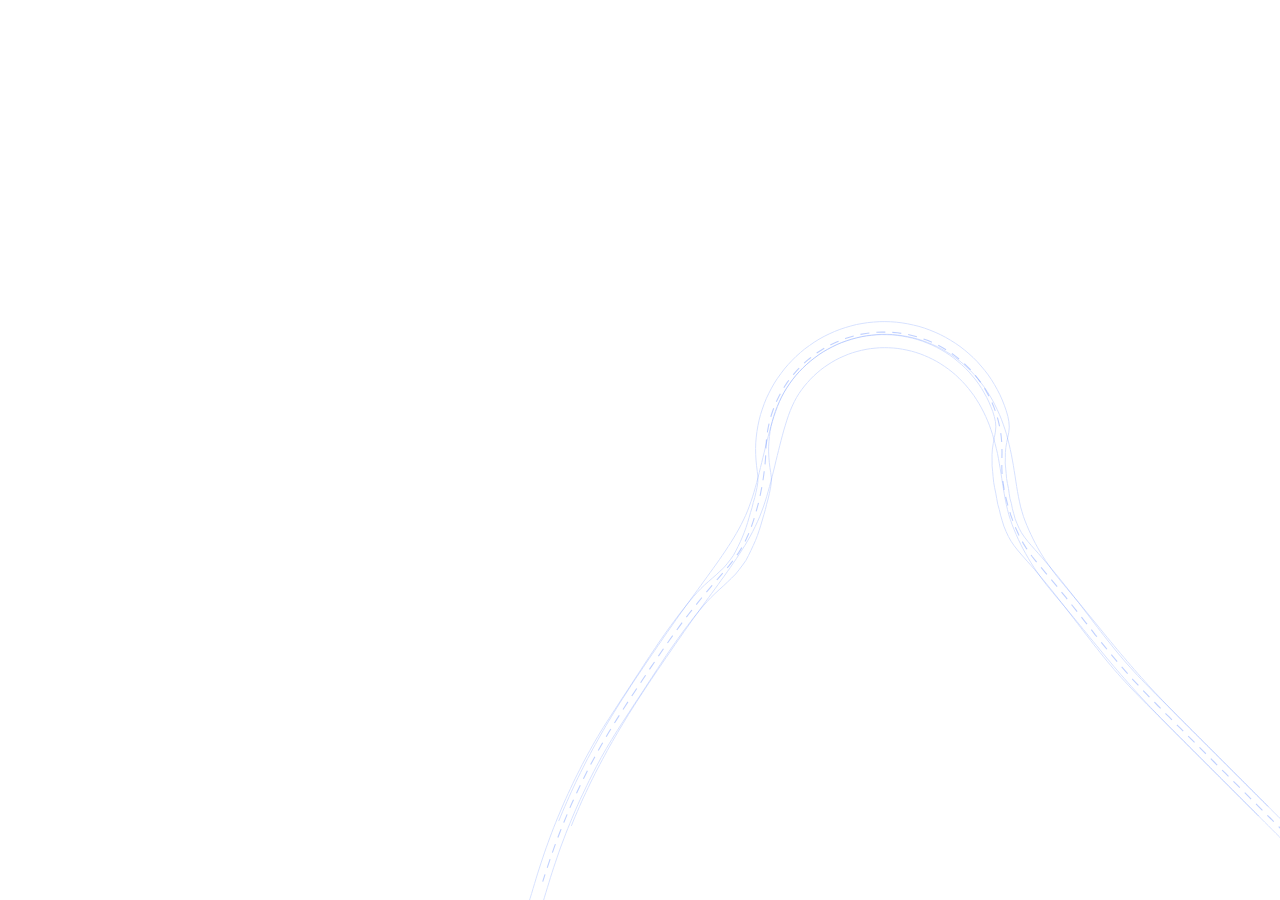
<file: public/assets/roundabout/kvp.html>
<!doctype html><html lang="de"><head><meta charset="utf-8">
<meta name="viewport" content="width=device-width, initial-scale=1">
<title>Kreisverkehr – Schleppkurve</title><style>
html,body{margin:0;height:100%;background:transparent;overflow:hidden}
.wrap{width:100vw;height:100vh;display:flex;align-items:center;justify-content:flex-end}
svg{width:auto;height:100vh;max-width:100vw;background:transparent;display:block;border:0}
path,circle,line{vector-effect:non-scaling-stroke}
.curb  {fill:none;stroke:#fff;stroke-width:2.1;stroke-linecap:round;stroke-linejoin:round}
.apron {fill:none;stroke:#fff;stroke-width:1.6}
.hatch line{stroke:#fff;stroke-width:.9;opacity:.4}
.island{fill:none;stroke:#fff;stroke-width:1.5;stroke-linejoin:round}
.gorehatch line{stroke:#fff;stroke-width:.8;opacity:.3}
.yield {fill:none;stroke:#fff;stroke-width:1.6;stroke-dasharray:4 3.5;opacity:.85}
.crossbed{fill:#fff;opacity:.10;stroke:#fff;stroke-width:.9;stroke-opacity:.45}
.zebra {fill:#fff;stroke:none;opacity:1}
.centre{fill:none;stroke:#fff;stroke-width:1.2;opacity:.5;stroke-dasharray:14 11}
.swept {fill:none;stroke:#4d7cff;stroke-width:1;opacity:.22}
.trajectory{fill:none;stroke:#4d7cff;stroke-width:1.1;opacity:.35;stroke-dasharray:9 7}
.truck {opacity:0;animation:pass 9.60s linear infinite;
        filter:drop-shadow(0 0 3px rgba(90,140,255,.7))}
.tb {fill:rgba(45,85,225,.30);stroke:#8fb0ff;stroke-width:1.5;stroke-linejoin:round}
.td {fill:none;stroke:#8fb0ff;stroke-width:1;opacity:.85}
@keyframes pass{
0%{opacity:1} 8.33%{opacity:.5} 16.67%{opacity:.2}
25.00%{opacity:0} 100%{opacity:0}}</style></head>
<body><div class="wrap"><svg viewBox="0 0 1600 900" xmlns="http://www.w3.org/2000/svg">
<defs><clipPath id="ring" clipPathUnits="userSpaceOnUse"><path d="M 980.4 450.0 A 124.6 124.6 0 1 0 1229.6 450.0 A 124.6 124.6 0 1 0 980.4 450.0 Z M 1012.7 450.0 A 92.3 92.3 0 1 0 1197.3 450.0 A 92.3 92.3 0 1 0 1012.7 450.0 Z" clip-rule="evenodd"/></clipPath><clipPath id="gore0" clipPathUnits="userSpaceOnUse"><path d="M 1214.1 305.3 L 1218.6 303.2 L 1222.7 300.8 L 1226.6 298.1 L 1230.2 295.2 L 1233.6 292.0 L 1236.9 288.8 L 1240.2 285.6 L 1243.5 282.4 L 1246.9 279.2 L 1250.3 276.1 L 1253.7 273.0 L 1257.2 269.9 L 1260.6 266.8 L 1264.1 263.8 L 1267.6 260.7 L 1271.2 257.7 L 1274.7 254.8 L 1278.3 251.8 L 1281.9 248.8 L 1285.5 245.9 L 1289.1 243.0 L 1292.7 240.1 L 1296.3 237.2 L 1300.0 234.3 L 1303.6 231.4 L 1307.3 228.5 L 1310.9 225.6 L 1314.6 222.8 L 1318.3 219.9 L 1321.9 217.1 L 1325.6 214.2 L 1329.3 211.3 L 1333.0 208.5 L 1336.7 205.6 L 1340.3 202.8 L 1344.0 199.9 L 1347.7 197.0 L 1351.3 194.2 L 1355.0 191.3 L 1358.6 188.4 L 1362.3 185.5 L 1365.9 182.6 L 1369.5 179.7 L 1373.1 176.7 L 1376.7 173.8 L 1380.2 170.8 L 1383.8 167.8 L 1387.3 164.8 L 1390.8 161.8 L 1394.3 158.8 L 1397.8 155.7 L 1401.3 152.6 L 1404.7 149.5 L 1408.1 146.4 L 1411.5 143.2 L 1414.8 140.0 L 1418.1 136.8 L 1421.4 133.6 L 1422.3 132.7 L 1418.2 136.9 L 1415.0 140.2 L 1411.8 143.5 L 1408.6 146.9 L 1405.5 150.3 L 1402.3 153.7 L 1399.2 157.1 L 1396.2 160.6 L 1393.1 164.1 L 1390.1 167.6 L 1387.0 171.1 L 1384.0 174.6 L 1381.0 178.1 L 1378.0 181.7 L 1375.1 185.2 L 1372.1 188.8 L 1369.2 192.4 L 1366.2 196.0 L 1363.3 199.6 L 1360.4 203.2 L 1357.4 206.8 L 1354.5 210.4 L 1351.6 214.1 L 1348.7 217.7 L 1345.8 221.3 L 1342.9 224.9 L 1340.0 228.5 L 1337.0 232.1 L 1334.1 235.8 L 1331.2 239.4 L 1328.3 243.0 L 1325.3 246.6 L 1322.4 250.1 L 1319.4 253.7 L 1316.4 257.3 L 1313.4 260.8 L 1310.4 264.4 L 1307.4 267.9 L 1304.4 271.4 L 1301.4 274.9 L 1298.3 278.3 L 1295.2 281.8 L 1292.1 285.2 L 1289.0 288.6 L 1285.8 292.0 L 1282.7 295.4 L 1279.5 298.7 L 1276.3 302.0 L 1273.0 305.3 L 1269.8 308.7 L 1266.8 312.1 L 1263.9 315.8 L 1261.2 319.6 L 1258.6 323.6 L 1256.3 327.8 L 1254.1 332.2 L 1252.1 336.7 L 1250.4 341.5 A 181.3 181.3 0 0 0 1214.1 305.3 Z"/></clipPath><clipPath id="gore1" clipPathUnits="userSpaceOnUse"><path d="M 1249.7 559.1 L 1251.8 563.6 L 1254.2 567.7 L 1256.9 571.6 L 1259.8 575.2 L 1263.0 578.6 L 1266.2 581.9 L 1269.4 585.2 L 1272.6 588.5 L 1275.8 591.9 L 1278.9 595.3 L 1282.0 598.7 L 1285.1 602.2 L 1288.2 605.6 L 1291.2 609.1 L 1294.3 612.6 L 1297.3 616.2 L 1300.2 619.7 L 1303.2 623.3 L 1306.2 626.9 L 1309.1 630.5 L 1312.0 634.1 L 1314.9 637.7 L 1317.8 641.3 L 1320.7 645.0 L 1323.6 648.6 L 1326.5 652.3 L 1329.4 655.9 L 1332.2 659.6 L 1335.1 663.3 L 1337.9 666.9 L 1340.8 670.6 L 1343.7 674.3 L 1346.5 678.0 L 1349.4 681.7 L 1352.2 685.3 L 1355.1 689.0 L 1358.0 692.7 L 1360.8 696.3 L 1363.7 700.0 L 1366.6 703.6 L 1369.5 707.3 L 1372.4 710.9 L 1375.3 714.5 L 1378.3 718.1 L 1381.2 721.7 L 1384.2 725.2 L 1387.2 728.8 L 1390.2 732.3 L 1393.2 735.8 L 1396.2 739.3 L 1399.3 742.8 L 1402.4 746.3 L 1405.5 749.7 L 1408.6 753.1 L 1411.8 756.5 L 1415.0 759.8 L 1418.2 763.1 L 1421.4 766.4 L 1422.3 767.3 L 1418.1 763.2 L 1414.8 760.0 L 1411.5 756.8 L 1408.1 753.6 L 1404.7 750.5 L 1401.3 747.3 L 1397.9 744.2 L 1394.4 741.2 L 1390.9 738.1 L 1387.4 735.1 L 1383.9 732.0 L 1380.4 729.0 L 1376.9 726.0 L 1373.3 723.0 L 1369.8 720.1 L 1366.2 717.1 L 1362.6 714.2 L 1359.0 711.2 L 1355.4 708.3 L 1351.8 705.4 L 1348.2 702.4 L 1344.6 699.5 L 1340.9 696.6 L 1337.3 693.7 L 1333.7 690.8 L 1330.1 687.9 L 1326.5 685.0 L 1322.9 682.0 L 1319.2 679.1 L 1315.6 676.2 L 1312.0 673.3 L 1308.4 670.3 L 1304.9 667.4 L 1301.3 664.4 L 1297.7 661.4 L 1294.2 658.4 L 1290.6 655.4 L 1287.1 652.4 L 1283.6 649.4 L 1280.1 646.4 L 1276.7 643.3 L 1273.2 640.2 L 1269.8 637.1 L 1266.4 634.0 L 1263.0 630.8 L 1259.6 627.7 L 1256.3 624.5 L 1253.0 621.3 L 1249.7 618.0 L 1246.3 614.8 L 1242.9 611.8 L 1239.2 608.9 L 1235.4 606.2 L 1231.4 603.6 L 1227.2 601.3 L 1222.8 599.1 L 1218.3 597.1 L 1213.5 595.4 A 181.3 181.3 0 0 0 1249.7 559.1 Z"/></clipPath><clipPath id="gore2" clipPathUnits="userSpaceOnUse"><path d="M 960.3 340.9 L 958.2 336.4 L 955.8 332.3 L 953.1 328.4 L 950.2 324.8 L 947.0 321.4 L 943.8 318.1 L 940.6 314.8 L 937.4 311.5 L 934.2 308.1 L 931.1 304.7 L 928.0 301.3 L 924.9 297.8 L 921.8 294.4 L 918.8 290.9 L 915.7 287.4 L 912.7 283.8 L 909.8 280.3 L 906.8 276.7 L 903.8 273.1 L 900.9 269.5 L 898.0 265.9 L 895.1 262.3 L 892.2 258.7 L 889.3 255.0 L 886.4 251.4 L 883.5 247.7 L 880.6 244.1 L 877.8 240.4 L 874.9 236.7 L 872.1 233.1 L 869.2 229.4 L 866.3 225.7 L 863.5 222.0 L 860.6 218.3 L 857.8 214.7 L 854.9 211.0 L 852.0 207.3 L 849.2 203.7 L 846.3 200.0 L 843.4 196.4 L 840.5 192.7 L 837.6 189.1 L 834.7 185.5 L 831.7 181.9 L 828.8 178.3 L 825.8 174.8 L 822.8 171.2 L 819.8 167.7 L 816.8 164.2 L 813.8 160.7 L 810.7 157.2 L 807.6 153.7 L 804.5 150.3 L 801.4 146.9 L 798.2 143.5 L 795.0 140.2 L 791.8 136.9 L 788.6 133.6 L 787.7 132.7 L 791.9 136.8 L 795.2 140.0 L 798.5 143.2 L 801.9 146.4 L 805.3 149.5 L 808.7 152.7 L 812.1 155.8 L 815.6 158.8 L 819.1 161.9 L 822.6 164.9 L 826.1 168.0 L 829.6 171.0 L 833.1 174.0 L 836.7 177.0 L 840.2 179.9 L 843.8 182.9 L 847.4 185.8 L 851.0 188.8 L 854.6 191.7 L 858.2 194.6 L 861.8 197.6 L 865.4 200.5 L 869.1 203.4 L 872.7 206.3 L 876.3 209.2 L 879.9 212.1 L 883.5 215.0 L 887.1 218.0 L 890.8 220.9 L 894.4 223.8 L 898.0 226.7 L 901.6 229.7 L 905.1 232.6 L 908.7 235.6 L 912.3 238.6 L 915.8 241.6 L 919.4 244.6 L 922.9 247.6 L 926.4 250.6 L 929.9 253.6 L 933.3 256.7 L 936.8 259.8 L 940.2 262.9 L 943.6 266.0 L 947.0 269.2 L 950.4 272.3 L 953.7 275.5 L 957.0 278.7 L 960.3 282.0 L 963.7 285.2 L 967.1 288.2 L 970.8 291.1 L 974.6 293.8 L 978.6 296.4 L 982.8 298.7 L 987.2 300.9 L 991.7 302.9 L 996.5 304.6 A 181.3 181.3 0 0 0 960.3 340.9 Z"/></clipPath><clipPath id="gore3" clipPathUnits="userSpaceOnUse"><path d="M 995.9 594.7 L 991.4 596.8 L 987.3 599.2 L 983.4 601.9 L 979.8 604.8 L 976.4 608.0 L 973.1 611.2 L 969.8 614.4 L 966.5 617.6 L 963.1 620.8 L 959.7 623.9 L 956.3 627.0 L 952.8 630.1 L 949.4 633.2 L 945.9 636.2 L 942.4 639.3 L 938.8 642.3 L 935.3 645.2 L 931.7 648.2 L 928.1 651.2 L 924.5 654.1 L 920.9 657.0 L 917.3 659.9 L 913.7 662.8 L 910.0 665.7 L 906.4 668.6 L 902.8 671.5 L 899.2 674.3 L 895.6 677.2 L 892.0 680.0 L 888.5 682.9 L 884.9 685.8 L 881.4 688.8 L 877.9 691.7 L 874.4 694.7 L 870.9 697.7 L 867.4 700.8 L 864.0 703.8 L 860.5 706.9 L 857.1 710.1 L 853.8 713.2 L 850.4 716.4 L 847.1 719.6 L 843.8 722.9 L 840.6 726.1 L 837.4 729.5 L 834.2 732.8 L 831.0 736.2 L 827.9 739.6 L 824.8 743.1 L 821.8 746.6 L 818.8 750.1 L 815.9 753.7 L 813.0 757.3 L 810.2 760.9 L 807.4 764.6 L 804.6 768.3 L 801.9 772.1 L 799.3 775.9 L 798.6 776.9 L 801.9 772.0 L 804.4 768.2 L 807.0 764.3 L 809.6 760.5 L 812.1 756.6 L 814.7 752.7 L 817.2 748.9 L 819.7 745.0 L 822.3 741.1 L 824.8 737.3 L 827.4 733.4 L 830.0 729.5 L 832.5 725.6 L 835.1 721.8 L 837.7 717.9 L 840.3 714.0 L 842.9 710.1 L 845.6 706.3 L 848.2 702.4 L 850.9 698.6 L 853.6 694.8 L 856.3 690.9 L 859.0 687.1 L 861.7 683.3 L 864.5 679.5 L 867.3 675.7 L 870.1 672.0 L 873.0 668.2 L 875.9 664.5 L 878.8 660.8 L 881.7 657.1 L 884.7 653.5 L 887.6 649.9 L 890.6 646.3 L 893.6 642.7 L 896.6 639.2 L 899.6 635.6 L 902.6 632.1 L 905.6 628.6 L 908.6 625.1 L 911.7 621.7 L 914.8 618.2 L 917.9 614.8 L 921.0 611.4 L 924.2 608.0 L 927.3 604.6 L 930.5 601.3 L 933.7 598.0 L 937.0 594.7 L 940.2 591.3 L 943.2 587.9 L 946.1 584.2 L 948.8 580.4 L 951.4 576.4 L 953.7 572.2 L 955.9 567.8 L 957.9 563.3 L 959.6 558.5 A 181.3 181.3 0 0 0 995.9 594.7 Z"/></clipPath></defs>
<rect x="0" y="0" width="1600" height="900" fill="transparent"/>
<path class="curb" d="M 1152.1 285.0 A 59.4 59.4 0 0 0 1210.4 269.9 L 1210.4 269.9 L 1213.7 266.6 L 1217.0 263.4 L 1220.4 260.2 L 1223.7 257.1 L 1227.1 253.9 L 1230.6 250.8 L 1234.0 247.7 L 1237.5 244.6 L 1241.0 241.6 L 1244.5 238.6 L 1248.0 235.6 L 1251.5 232.6 L 1255.1 229.6 L 1258.7 226.6 L 1262.3 223.7 L 1265.9 220.8 L 1269.5 217.9 L 1273.1 215.0 L 1276.8 212.1 L 1280.4 209.2 L 1284.1 206.3 L 1287.7 203.4 L 1291.4 200.6 L 1295.1 197.7 L 1298.8 194.9 L 1302.4 192.0 L 1306.1 189.1 L 1309.8 186.3 L 1313.5 183.4 L 1317.1 180.6 L 1320.8 177.7 L 1324.5 174.8 L 1328.1 172.0 L 1331.8 169.1 L 1335.4 166.2 L 1339.1 163.3 L 1342.7 160.4 L 1346.3 157.5 L 1349.9 154.5 L 1353.5 151.6 L 1357.1 148.6 L 1360.6 145.6 L 1364.2 142.6 L 1367.7 139.6 L 1371.2 136.6 L 1374.6 133.5 L 1378.1 130.5 L 1381.5 127.4 L 1384.9 124.2 L 1388.3 121.1 L 1391.7 117.9 L 1395.0 114.7 L 1398.3 111.4 L 1401.6 108.2 L 1404.8 104.9 L 1408.1 101.6 L 1411.4 98.4 L 1414.6 95.1 L 1417.9 91.8 L 1421.2 88.6 L 1424.4 85.3 L 1427.7 82.0 L 1431.0 78.8 L 1434.2 75.5 L 1437.5 72.2 L 1440.8 69.0 L 1444.0 65.7 L 1447.3 62.4 L 1450.6 59.2 L 1453.8 55.9 L 1457.1 52.6 L 1460.4 49.4 L 1463.6 46.1 L 1466.9 42.8 L 1470.2 39.6 L 1473.4 36.3 L 1476.7 33.0 L 1480.0 29.8 L 1483.2 26.5 L 1486.5 23.2 L 1489.8 20.0 L 1493.0 16.7 L 1496.3 13.4 L 1499.6 10.2 L 1502.8 6.9 L 1506.1 3.6 L 1509.4 0.4 L 1512.6 -2.9 L 1515.9 -6.2 L 1519.2 -9.4 L 1522.4 -12.7 L 1525.7 -16.0 L 1529.0 -19.2 L 1532.2 -22.5 L 1535.5 -25.8 L 1538.8 -29.0 L 1542.0 -32.3 L 1545.3 -35.6 L 1548.6 -38.8 L 1551.8 -42.1 L 1555.1 -45.4 L 1558.4 -48.6 L 1561.6 -51.9 L 1564.9 -55.2 L 1568.2 -58.4 L 1571.4 -61.7 L 1574.7 -65.0 L 1578.0 -68.2 L 1581.2 -71.5 L 1584.5 -74.8 L 1587.8 -78.0 L 1591.0 -81.3 L 1594.3 -84.6 L 1597.6 -87.8 L 1600.8 -91.1 L 1604.1 -94.4 L 1607.4 -97.6 L 1610.6 -100.9 L 1613.9 -104.2 L 1617.2 -107.4 L 1620.4 -110.7 L 1623.7 -114.0 L 1627.0 -117.2 L 1630.2 -120.5 L 1633.5 -123.8 L 1636.8 -127.0 L 1640.0 -130.3 L 1643.3 -133.6 L 1646.6 -136.8 L 1649.8 -140.1 L 1653.1 -143.4 L 1656.4 -146.6 L 1659.6 -149.9 L 1662.9 -153.2 L 1666.2 -156.4 L 1669.4 -159.7 L 1672.7 -163.0 L 1676.0 -166.2 L 1679.2 -169.5 L 1682.5 -172.8 L 1685.8 -176.0 L 1689.0 -179.3 L 1692.3 -182.6 L 1695.6 -185.8 L 1698.8 -189.1 L 1702.1 -192.4 L 1705.4 -195.6 L 1708.6 -198.9 L 1711.9 -202.2 L 1715.2 -205.4 L 1718.4 -208.7 L 1721.7 -212.0 L 1725.0 -215.2 L 1728.2 -218.5 L 1731.5 -221.8 L 1734.8 -225.0 L 1738.0 -228.3 L 1741.3 -231.6 L 1744.6 -234.8 L 1747.8 -238.1 L 1751.1 -241.4 L 1754.4 -244.6 L 1757.6 -247.9 L 1760.9 -251.2 L 1764.2 -254.4 L 1767.4 -257.7 L 1770.7 -261.0 L 1774.0 -264.2 L 1777.2 -267.5 L 1780.5 -270.8 L 1783.8 -274.0 L 1787.0 -277.3 L 1790.3 -280.6 L 1793.6 -283.8 L 1796.8 -287.1 L 1800.1 -290.4 L 1803.4 -293.6 L 1806.6 -296.9 L 1809.9 -300.2 L 1813.2 -303.4 L 1816.4 -306.7 L 1819.7 -310.0 L 1823.0 -313.2 L 1826.2 -316.5 L 1829.5 -319.8 L 1832.8 -323.0 L 1836.0 -326.3 L 1839.3 -329.6 L 1842.6 -332.8 L 1845.8 -336.1 L 1849.1 -339.4 L 1852.4 -342.6 L 1855.6 -345.9 L 1858.9 -349.2 L 1862.2 -352.4 L 1865.4 -355.7 L 1868.7 -359.0 L 1872.0 -362.2 L 1875.2 -365.5 L 1878.5 -368.8 L 1881.8 -372.0 L 1885.0 -375.3 L 1888.3 -378.6 L 1891.6 -381.8 L 1894.8 -385.1 L 1898.1 -388.4 L 1901.4 -391.6 L 1904.6 -394.9 L 1907.9 -398.2 L 1911.2 -401.4 L 1914.4 -404.7 L 1917.7 -408.0 L 1921.0 -411.2 L 1924.2 -414.5 L 1927.5 -417.8 L 1930.8 -421.1 L 1934.0 -424.3 L 1937.3 -427.6 L 1940.6 -430.9 L 1943.8 -434.1 L 1947.1 -437.4 L 1950.4 -440.7 L 1953.6 -443.9 L 1956.9 -447.2 L 1960.2 -450.5 L 1963.4 -453.7 L 1966.7 -457.0 L 1970.0 -460.3 L 1973.3 -463.5 L 1976.5 -466.8 L 1979.8 -470.1 L 1983.1 -473.3 L 1986.3 -476.6 L 1989.6 -479.9 L 1992.9 -483.1 L 1996.1 -486.4 L 1999.4 -489.7 L 2002.7 -492.9 L 2005.9 -496.2 L 2009.2 -499.5 L 2012.5 -502.7 L 2015.7 -506.0 L 2019.0 -509.3 L 2022.3 -512.5 L 2025.5 -515.8 L 2028.8 -519.1 L 2032.1 -522.3 L 2035.3 -525.6 L 2038.6 -528.9 L 2041.9 -532.1 L 2045.1 -535.4 L 2048.4 -538.7 L 2051.7 -541.9 L 2054.9 -545.2 L 2058.2 -548.5 L 2061.5 -551.7 L 2064.7 -555.0 L 2068.0 -558.3 L 2071.3 -561.5 L 2074.5 -564.8 L 2077.8 -568.1 L 2081.1 -571.3 L 2084.3 -574.6 L 2087.6 -577.9 L 2090.9 -581.1 L 2094.1 -584.4 L 2097.4 -587.7 L 2100.7 -590.9 L 2103.9 -594.2 L 2107.2 -597.5 L 2110.5 -600.7 L 2113.7 -604.0 L 2117.0 -607.3 L 2120.3 -610.5 L 2123.5 -613.8 L 2126.8 -617.1 L 2130.1 -620.3 L 2133.3 -623.6 L 2136.6 -626.9 L 2139.9 -630.1 L 2143.1 -633.4 L 2146.4 -636.7 L 2149.7 -639.9 L 2152.9 -643.2 L 2156.2 -646.5 L 2159.5 -649.7 L 2162.7 -653.0 L 2166.0 -656.3 L 2169.3 -659.5 L 2172.5 -662.8 L 2175.8 -666.1 L 2179.1 -669.3 L 2182.3 -672.6 L 2185.6 -675.9 L 2188.9 -679.1 L 2192.1 -682.4 L 2195.4 -685.7 L 2198.7 -688.9 L 2201.9 -692.2 L 2205.2 -695.5 L 2208.5 -698.7 L 2211.7 -702.0 L 2215.0 -705.3 L 2218.3 -708.5 L 2221.5 -711.8 L 2224.8 -715.1 L 2228.1 -718.3 L 2231.3 -721.6 L 2234.6 -724.9 L 2237.9 -728.1 L 2241.1 -731.4 L 2244.4 -734.7 L 2247.7 -737.9 L 2250.9 -741.2 L 2254.2 -744.5 L 2257.5 -747.7 L 2260.7 -751.0 L 2264.0 -754.3 L 2267.3 -757.5 L 2270.5 -760.8 L 2273.8 -764.1 L 2277.1 -767.3 L 2280.3 -770.6 L 2283.6 -773.9 L 2286.9 -777.1 L 2290.1 -780.4 L 2293.4 -783.7 L 2296.7 -786.9 L 2299.9 -790.2 L 2303.2 -793.5 L 2306.5 -796.7 L 2309.7 -800.0 L 2313.0 -803.3 L 2316.3 -806.5 L 2319.5 -809.8 L 2322.8 -813.1 L 2326.1 -816.3 L 2329.3 -819.6 L 2332.6 -822.9 L 2335.9 -826.1 L 2339.1 -829.4 L 2342.4 -832.7 L 2345.7 -835.9 L 2348.9 -839.2 L 2352.2 -842.5 L 2355.5 -845.7 L 2358.7 -849.0 L 2362.0 -852.3 L 2365.3 -855.5 L 2368.5 -858.8 L 2371.8 -862.1 L 2375.1 -865.3 L 2378.3 -868.6 L 2381.6 -871.9 L 2384.9 -875.1 L 2388.1 -878.4 L 2391.4 -881.7 L 2394.7 -884.9 L 2397.9 -888.2 L 2401.2 -891.5 L 2404.5 -894.7 L 2407.7 -898.0 L 2411.0 -901.3 L 2414.3 -904.5 L 2417.5 -907.8 L 2420.8 -911.1 L 2424.1 -914.3 L 2427.3 -917.6 L 2430.6 -920.9 L 2433.9 -924.1 L 2437.1 -927.4 L 2440.4 -930.7 L 2443.7 -933.9 L 2446.9 -937.2 L 2450.2 -940.5 L 2453.5 -943.7 L 2456.7 -947.0 L 2460.0 -950.3 L 2463.3 -953.5 L 2466.5 -956.8 L 2469.8 -960.1 L 2473.1 -963.3 L 2476.3 -966.6 L 2479.6 -969.9 L 2482.9 -973.1 L 2486.1 -976.4 L 2489.4 -979.7 L 2492.7 -982.9 L 2495.9 -986.2 L 2499.2 -989.5 L 2502.5 -992.7 L 2505.7 -996.0 L 2509.0 -999.3 L 2512.3 -1002.5 L 2515.5 -1005.8 L 2518.8 -1009.1 L 2522.1 -1012.3 L 2525.3 -1015.6 L 2528.6 -1018.9 L 2531.9 -1022.1 L 2535.1 -1025.4 L 2538.4 -1028.7 L 2541.7 -1031.9 L 2544.9 -1035.2 L 2548.2 -1038.5 L 2551.5 -1041.7 L 2554.7 -1045.0 L 2558.0 -1048.3 L 2561.3 -1051.5 L 2564.5 -1054.8 L 2567.8 -1058.1 L 2571.1 -1061.3 L 2574.3 -1064.6"/>
<path class="curb" d="M 1273.1 415.4 A 92.4 92.4 0 0 1 1298.2 331.4 L 1298.2 331.4 L 1301.5 328.1 L 1304.7 324.8 L 1307.9 321.5 L 1311.1 318.1 L 1314.2 314.8 L 1317.4 311.4 L 1320.5 307.9 L 1323.6 304.5 L 1326.6 301.0 L 1329.7 297.5 L 1332.7 294.0 L 1335.7 290.5 L 1338.7 287.0 L 1341.7 283.4 L 1344.7 279.9 L 1347.6 276.3 L 1350.6 272.7 L 1353.5 269.1 L 1356.5 265.5 L 1359.4 261.9 L 1362.3 258.3 L 1365.2 254.7 L 1368.1 251.1 L 1371.1 247.4 L 1374.0 243.8 L 1376.9 240.2 L 1379.8 236.6 L 1382.7 233.0 L 1385.6 229.4 L 1388.6 225.7 L 1391.5 222.1 L 1394.4 218.6 L 1397.4 215.0 L 1400.3 211.4 L 1403.3 207.8 L 1406.3 204.3 L 1409.3 200.7 L 1412.3 197.2 L 1415.3 193.7 L 1418.4 190.2 L 1421.4 186.7 L 1424.5 183.3 L 1427.6 179.8 L 1430.7 176.4 L 1433.8 173.0 L 1437.0 169.6 L 1440.2 166.3 L 1443.4 163.0 L 1446.7 159.7 L 1449.9 156.4 L 1453.2 153.2 L 1456.4 149.9 L 1459.7 146.6 L 1463.0 143.4 L 1466.2 140.1 L 1469.5 136.8 L 1472.8 133.6 L 1476.0 130.3 L 1479.3 127.0 L 1482.6 123.8 L 1485.9 120.5 L 1489.1 117.2 L 1492.4 114.0 L 1495.7 110.7 L 1498.9 107.4 L 1502.2 104.2 L 1505.5 100.9 L 1508.7 97.6 L 1512.0 94.4 L 1515.3 91.1 L 1518.5 87.8 L 1521.8 84.6 L 1525.1 81.3 L 1528.3 78.0 L 1531.6 74.8 L 1534.9 71.5 L 1538.1 68.2 L 1541.4 64.9 L 1544.7 61.7 L 1547.9 58.4 L 1551.2 55.1 L 1554.5 51.9 L 1557.7 48.6 L 1561.0 45.3 L 1564.3 42.1 L 1567.5 38.8 L 1570.8 35.5 L 1574.1 32.3 L 1577.3 29.0 L 1580.6 25.7 L 1583.9 22.5 L 1587.1 19.2 L 1590.4 15.9 L 1593.7 12.7 L 1596.9 9.4 L 1600.2 6.1 L 1603.5 2.9 L 1606.7 -0.4 L 1610.0 -3.7 L 1613.3 -6.9 L 1616.5 -10.2 L 1619.8 -13.5 L 1623.1 -16.7 L 1626.3 -20.0 L 1629.6 -23.3 L 1632.9 -26.5 L 1636.1 -29.8 L 1639.4 -33.1 L 1642.7 -36.3 L 1645.9 -39.6 L 1649.2 -42.9 L 1652.5 -46.1 L 1655.7 -49.4 L 1659.0 -52.7 L 1662.3 -55.9 L 1665.5 -59.2 L 1668.8 -62.5 L 1672.1 -65.7 L 1675.3 -69.0 L 1678.6 -72.3 L 1681.9 -75.5 L 1685.1 -78.8 L 1688.4 -82.1 L 1691.7 -85.3 L 1694.9 -88.6 L 1698.2 -91.9 L 1701.5 -95.1 L 1704.7 -98.4 L 1708.0 -101.7 L 1711.3 -104.9 L 1714.5 -108.2 L 1717.8 -111.5 L 1721.1 -114.7 L 1724.3 -118.0 L 1727.6 -121.3 L 1730.9 -124.5 L 1734.1 -127.8 L 1737.4 -131.1 L 1740.7 -134.3 L 1743.9 -137.6 L 1747.2 -140.9 L 1750.5 -144.1 L 1753.7 -147.4 L 1757.0 -150.7 L 1760.3 -153.9 L 1763.5 -157.2 L 1766.8 -160.5 L 1770.1 -163.7 L 1773.3 -167.0 L 1776.6 -170.3 L 1779.9 -173.5 L 1783.1 -176.8 L 1786.4 -180.1 L 1789.7 -183.3 L 1792.9 -186.6 L 1796.2 -189.9 L 1799.5 -193.1 L 1802.7 -196.4 L 1806.0 -199.7 L 1809.3 -202.9 L 1812.5 -206.2 L 1815.8 -209.5 L 1819.1 -212.7 L 1822.3 -216.0 L 1825.6 -219.3 L 1828.9 -222.5 L 1832.1 -225.8 L 1835.4 -229.1 L 1838.7 -232.3 L 1841.9 -235.6 L 1845.2 -238.9 L 1848.5 -242.1 L 1851.7 -245.4 L 1855.0 -248.7 L 1858.3 -251.9 L 1861.5 -255.2 L 1864.8 -258.5 L 1868.1 -261.7 L 1871.3 -265.0 L 1874.6 -268.3 L 1877.9 -271.5 L 1881.1 -274.8 L 1884.4 -278.1 L 1887.7 -281.3 L 1890.9 -284.6 L 1894.2 -287.9 L 1897.5 -291.1 L 1900.7 -294.4 L 1904.0 -297.7 L 1907.3 -300.9 L 1910.5 -304.2 L 1913.8 -307.5 L 1917.1 -310.7 L 1920.3 -314.0 L 1923.6 -317.3 L 1926.9 -320.5 L 1930.1 -323.8 L 1933.4 -327.1 L 1936.7 -330.3 L 1939.9 -333.6 L 1943.2 -336.9 L 1946.5 -340.1 L 1949.7 -343.4 L 1953.0 -346.7 L 1956.3 -349.9 L 1959.5 -353.2 L 1962.8 -356.5 L 1966.1 -359.7 L 1969.3 -363.0 L 1972.6 -366.3 L 1975.9 -369.5 L 1979.1 -372.8 L 1982.4 -376.1 L 1985.7 -379.3 L 1988.9 -382.6 L 1992.2 -385.9 L 1995.5 -389.1 L 1998.7 -392.4 L 2002.0 -395.7 L 2005.3 -398.9 L 2008.5 -402.2 L 2011.8 -405.5 L 2015.1 -408.7 L 2018.3 -412.0 L 2021.6 -415.3 L 2024.9 -418.5 L 2028.1 -421.8 L 2031.4 -425.1 L 2034.7 -428.3 L 2037.9 -431.6 L 2041.2 -434.9 L 2044.5 -438.1 L 2047.7 -441.4 L 2051.0 -444.7 L 2054.3 -447.9 L 2057.5 -451.2 L 2060.8 -454.5 L 2064.1 -457.7 L 2067.3 -461.0 L 2070.6 -464.3 L 2073.9 -467.5 L 2077.1 -470.8 L 2080.4 -474.1 L 2083.7 -477.3 L 2086.9 -480.6 L 2090.2 -483.9 L 2093.5 -487.1 L 2096.7 -490.4 L 2100.0 -493.7 L 2103.3 -496.9 L 2106.5 -500.2 L 2109.8 -503.5 L 2113.1 -506.7 L 2116.3 -510.0 L 2119.6 -513.3 L 2122.9 -516.5 L 2126.1 -519.8 L 2129.4 -523.1 L 2132.7 -526.3 L 2135.9 -529.6 L 2139.2 -532.9 L 2142.5 -536.1 L 2145.8 -539.4 L 2149.0 -542.7 L 2152.3 -545.9 L 2155.6 -549.2 L 2158.8 -552.5 L 2162.1 -555.7 L 2165.4 -559.0 L 2168.6 -562.3 L 2171.9 -565.5 L 2175.2 -568.8 L 2178.4 -572.1 L 2181.7 -575.3 L 2185.0 -578.6 L 2188.2 -581.9 L 2191.5 -585.2 L 2194.8 -588.4 L 2198.0 -591.7 L 2201.3 -595.0 L 2204.6 -598.2 L 2207.8 -601.5 L 2211.1 -604.8 L 2214.4 -608.0 L 2217.6 -611.3 L 2220.9 -614.6 L 2224.2 -617.8 L 2227.4 -621.1 L 2230.7 -624.4 L 2234.0 -627.6 L 2237.2 -630.9 L 2240.5 -634.2 L 2243.8 -637.4 L 2247.0 -640.7 L 2250.3 -644.0 L 2253.6 -647.2 L 2256.8 -650.5 L 2260.1 -653.8 L 2263.4 -657.0 L 2266.6 -660.3 L 2269.9 -663.6 L 2273.2 -666.8 L 2276.4 -670.1 L 2279.7 -673.4 L 2283.0 -676.6 L 2286.2 -679.9 L 2289.5 -683.2 L 2292.8 -686.4 L 2296.0 -689.7 L 2299.3 -693.0 L 2302.6 -696.2 L 2305.8 -699.5 L 2309.1 -702.8 L 2312.4 -706.0 L 2315.6 -709.3 L 2318.9 -712.6 L 2322.2 -715.8 L 2325.4 -719.1 L 2328.7 -722.4 L 2332.0 -725.6 L 2335.2 -728.9 L 2338.5 -732.2 L 2341.8 -735.4 L 2345.0 -738.7 L 2348.3 -742.0 L 2351.6 -745.2 L 2354.8 -748.5 L 2358.1 -751.8 L 2361.4 -755.0 L 2364.6 -758.3 L 2367.9 -761.6 L 2371.2 -764.8 L 2374.4 -768.1 L 2377.7 -771.4 L 2381.0 -774.6 L 2384.2 -777.9 L 2387.5 -781.2 L 2390.8 -784.4 L 2394.0 -787.7 L 2397.3 -791.0 L 2400.6 -794.2 L 2403.8 -797.5 L 2407.1 -800.8 L 2410.4 -804.0 L 2413.6 -807.3 L 2416.9 -810.6 L 2420.2 -813.8 L 2423.4 -817.1 L 2426.7 -820.4 L 2430.0 -823.6 L 2433.2 -826.9 L 2436.5 -830.2 L 2439.8 -833.4 L 2443.0 -836.7 L 2446.3 -840.0 L 2449.6 -843.2 L 2452.8 -846.5 L 2456.1 -849.8 L 2459.4 -853.0 L 2462.6 -856.3 L 2465.9 -859.6 L 2469.2 -862.8 L 2472.4 -866.1 L 2475.7 -869.4 L 2479.0 -872.6 L 2482.2 -875.9 L 2485.5 -879.2 L 2488.8 -882.4 L 2492.0 -885.7 L 2495.3 -889.0 L 2498.6 -892.2 L 2501.8 -895.5 L 2505.1 -898.8 L 2508.4 -902.0 L 2511.6 -905.3 L 2514.9 -908.6 L 2518.2 -911.8 L 2521.4 -915.1 L 2524.7 -918.4 L 2528.0 -921.6 L 2531.2 -924.9 L 2534.5 -928.2 L 2537.8 -931.4 L 2541.0 -934.7 L 2544.3 -938.0 L 2547.6 -941.2 L 2550.8 -944.5 L 2554.1 -947.8 L 2557.4 -951.0 L 2560.6 -954.3 L 2563.9 -957.6 L 2567.2 -960.8 L 2570.4 -964.1 L 2573.7 -967.4 L 2577.0 -970.6 L 2580.2 -973.9 L 2583.5 -977.2 L 2586.8 -980.4 L 2590.0 -983.7 L 2593.3 -987.0 L 2596.6 -990.2 L 2599.8 -993.5 L 2603.1 -996.8 L 2606.4 -1000.0 L 2609.6 -1003.3 L 2612.9 -1006.6 L 2616.2 -1009.8 L 2619.4 -1013.1 L 2622.7 -1016.4"/>
<path class="curb" d="M 1270.0 497.1 A 59.4 59.4 0 0 0 1285.1 555.4 L 1285.1 555.4 L 1288.4 558.7 L 1291.6 562.0 L 1294.8 565.4 L 1297.9 568.7 L 1301.1 572.1 L 1304.2 575.6 L 1307.3 579.0 L 1310.4 582.5 L 1313.4 586.0 L 1316.4 589.5 L 1319.4 593.0 L 1322.4 596.5 L 1325.4 600.1 L 1328.4 603.7 L 1331.3 607.3 L 1334.2 610.9 L 1337.1 614.5 L 1340.0 618.1 L 1342.9 621.8 L 1345.8 625.4 L 1348.7 629.1 L 1351.6 632.7 L 1354.4 636.4 L 1357.3 640.1 L 1360.1 643.8 L 1363.0 647.4 L 1365.9 651.1 L 1368.7 654.8 L 1371.6 658.5 L 1374.4 662.1 L 1377.3 665.8 L 1380.2 669.5 L 1383.0 673.1 L 1385.9 676.8 L 1388.8 680.4 L 1391.7 684.1 L 1394.6 687.7 L 1397.5 691.3 L 1400.5 694.9 L 1403.4 698.5 L 1406.4 702.1 L 1409.4 705.6 L 1412.4 709.2 L 1415.4 712.7 L 1418.4 716.2 L 1421.5 719.6 L 1424.5 723.1 L 1427.6 726.5 L 1430.8 729.9 L 1433.9 733.3 L 1437.1 736.7 L 1440.3 740.0 L 1443.6 743.3 L 1446.8 746.6 L 1450.1 749.8 L 1453.4 753.1 L 1456.6 756.4 L 1459.9 759.6 L 1463.2 762.9 L 1466.4 766.2 L 1469.7 769.4 L 1473.0 772.7 L 1476.2 776.0 L 1479.5 779.2 L 1482.8 782.5 L 1486.0 785.8 L 1489.3 789.0 L 1492.6 792.3 L 1495.8 795.6 L 1499.1 798.8 L 1502.4 802.1 L 1505.6 805.4 L 1508.9 808.6 L 1512.2 811.9 L 1515.4 815.2 L 1518.7 818.4 L 1522.0 821.7 L 1525.2 825.0 L 1528.5 828.2 L 1531.8 831.5 L 1535.0 834.8 L 1538.3 838.0 L 1541.6 841.3 L 1544.8 844.6 L 1548.1 847.8 L 1551.4 851.1 L 1554.6 854.4 L 1557.9 857.6 L 1561.2 860.9 L 1564.4 864.2 L 1567.7 867.4 L 1571.0 870.7 L 1574.2 874.0 L 1577.5 877.2 L 1580.8 880.5 L 1584.0 883.8 L 1587.3 887.0 L 1590.6 890.3 L 1593.8 893.6 L 1597.1 896.8 L 1600.4 900.1 L 1603.6 903.4 L 1606.9 906.6 L 1610.2 909.9 L 1613.4 913.2 L 1616.7 916.4 L 1620.0 919.7 L 1623.2 923.0 L 1626.5 926.2 L 1629.8 929.5 L 1633.0 932.8 L 1636.3 936.0 L 1639.6 939.3 L 1642.8 942.6 L 1646.1 945.8 L 1649.4 949.1 L 1652.6 952.4 L 1655.9 955.6 L 1659.2 958.9 L 1662.4 962.2 L 1665.7 965.4 L 1669.0 968.7 L 1672.2 972.0 L 1675.5 975.2 L 1678.8 978.5 L 1682.0 981.8 L 1685.3 985.0 L 1688.6 988.3 L 1691.8 991.6 L 1695.1 994.8 L 1698.4 998.1 L 1701.6 1001.4 L 1704.9 1004.6 L 1708.2 1007.9 L 1711.4 1011.2 L 1714.7 1014.4 L 1718.0 1017.7 L 1721.2 1021.0 L 1724.5 1024.2 L 1727.8 1027.5 L 1731.0 1030.8 L 1734.3 1034.0 L 1737.6 1037.3 L 1740.8 1040.6 L 1744.1 1043.8 L 1747.4 1047.1 L 1750.6 1050.4 L 1753.9 1053.6 L 1757.2 1056.9 L 1760.4 1060.2 L 1763.7 1063.4 L 1767.0 1066.7 L 1770.2 1070.0 L 1773.5 1073.2 L 1776.8 1076.5 L 1780.0 1079.8 L 1783.3 1083.0 L 1786.6 1086.3 L 1789.8 1089.6 L 1793.1 1092.8 L 1796.4 1096.1 L 1799.6 1099.4 L 1802.9 1102.6 L 1806.2 1105.9 L 1809.4 1109.2 L 1812.7 1112.4 L 1816.0 1115.7 L 1819.2 1119.0 L 1822.5 1122.2 L 1825.8 1125.5 L 1829.0 1128.8 L 1832.3 1132.0 L 1835.6 1135.3 L 1838.8 1138.6 L 1842.1 1141.8 L 1845.4 1145.1 L 1848.6 1148.4 L 1851.9 1151.6 L 1855.2 1154.9 L 1858.4 1158.2 L 1861.7 1161.4 L 1865.0 1164.7 L 1868.2 1168.0 L 1871.5 1171.2 L 1874.8 1174.5 L 1878.0 1177.8 L 1881.3 1181.0 L 1884.6 1184.3 L 1887.8 1187.6 L 1891.1 1190.8 L 1894.4 1194.1 L 1897.6 1197.4 L 1900.9 1200.6 L 1904.2 1203.9 L 1907.4 1207.2 L 1910.7 1210.4 L 1914.0 1213.7 L 1917.2 1217.0 L 1920.5 1220.2 L 1923.8 1223.5 L 1927.0 1226.8 L 1930.3 1230.0 L 1933.6 1233.3 L 1936.8 1236.6 L 1940.1 1239.8 L 1943.4 1243.1 L 1946.6 1246.4 L 1949.9 1249.6 L 1953.2 1252.9 L 1956.4 1256.2 L 1959.7 1259.4 L 1963.0 1262.7 L 1966.2 1266.0 L 1969.5 1269.2 L 1972.8 1272.5 L 1976.1 1275.8 L 1979.3 1279.0 L 1982.6 1282.3 L 1985.9 1285.6 L 1989.1 1288.8 L 1992.4 1292.1 L 1995.7 1295.4 L 1998.9 1298.6 L 2002.2 1301.9 L 2005.5 1305.2 L 2008.7 1308.4 L 2012.0 1311.7 L 2015.3 1315.0 L 2018.5 1318.3 L 2021.8 1321.5 L 2025.1 1324.8 L 2028.3 1328.1 L 2031.6 1331.3 L 2034.9 1334.6 L 2038.1 1337.9 L 2041.4 1341.1 L 2044.7 1344.4 L 2047.9 1347.7 L 2051.2 1350.9 L 2054.5 1354.2 L 2057.7 1357.5 L 2061.0 1360.7 L 2064.3 1364.0 L 2067.5 1367.3 L 2070.8 1370.5 L 2074.1 1373.8 L 2077.3 1377.1 L 2080.6 1380.3 L 2083.9 1383.6 L 2087.1 1386.9 L 2090.4 1390.1 L 2093.7 1393.4 L 2096.9 1396.7 L 2100.2 1399.9 L 2103.5 1403.2 L 2106.7 1406.5 L 2110.0 1409.7 L 2113.3 1413.0 L 2116.5 1416.3 L 2119.8 1419.5 L 2123.1 1422.8 L 2126.3 1426.1 L 2129.6 1429.3 L 2132.9 1432.6 L 2136.1 1435.9 L 2139.4 1439.1 L 2142.7 1442.4 L 2145.9 1445.7 L 2149.2 1448.9 L 2152.5 1452.2 L 2155.7 1455.5 L 2159.0 1458.7 L 2162.3 1462.0 L 2165.5 1465.3 L 2168.8 1468.5 L 2172.1 1471.8 L 2175.3 1475.1 L 2178.6 1478.3 L 2181.9 1481.6 L 2185.1 1484.9 L 2188.4 1488.1 L 2191.7 1491.4 L 2194.9 1494.7 L 2198.2 1497.9 L 2201.5 1501.2 L 2204.7 1504.5 L 2208.0 1507.7 L 2211.3 1511.0 L 2214.5 1514.3 L 2217.8 1517.5 L 2221.1 1520.8 L 2224.3 1524.1 L 2227.6 1527.3 L 2230.9 1530.6 L 2234.1 1533.9 L 2237.4 1537.1 L 2240.7 1540.4 L 2243.9 1543.7 L 2247.2 1546.9 L 2250.5 1550.2 L 2253.7 1553.5 L 2257.0 1556.7 L 2260.3 1560.0 L 2263.5 1563.3 L 2266.8 1566.5 L 2270.1 1569.8 L 2273.3 1573.1 L 2276.6 1576.3 L 2279.9 1579.6 L 2283.1 1582.9 L 2286.4 1586.1 L 2289.7 1589.4 L 2292.9 1592.7 L 2296.2 1595.9 L 2299.5 1599.2 L 2302.7 1602.5 L 2306.0 1605.7 L 2309.3 1609.0 L 2312.5 1612.3 L 2315.8 1615.5 L 2319.1 1618.8 L 2322.3 1622.1 L 2325.6 1625.3 L 2328.9 1628.6 L 2332.1 1631.9 L 2335.4 1635.1 L 2338.7 1638.4 L 2341.9 1641.7 L 2345.2 1644.9 L 2348.5 1648.2 L 2351.7 1651.5 L 2355.0 1654.7 L 2358.3 1658.0 L 2361.5 1661.3 L 2364.8 1664.5 L 2368.1 1667.8 L 2371.3 1671.1 L 2374.6 1674.3 L 2377.9 1677.6 L 2381.1 1680.9 L 2384.4 1684.1 L 2387.7 1687.4 L 2390.9 1690.7 L 2394.2 1693.9 L 2397.5 1697.2 L 2400.7 1700.5 L 2404.0 1703.7 L 2407.3 1707.0 L 2410.5 1710.3 L 2413.8 1713.5 L 2417.1 1716.8 L 2420.3 1720.1 L 2423.6 1723.3 L 2426.9 1726.6 L 2430.1 1729.9 L 2433.4 1733.1 L 2436.7 1736.4 L 2439.9 1739.7 L 2443.2 1742.9 L 2446.5 1746.2 L 2449.7 1749.5 L 2453.0 1752.7 L 2456.3 1756.0 L 2459.5 1759.3 L 2462.8 1762.5 L 2466.1 1765.8 L 2469.3 1769.1 L 2472.6 1772.3 L 2475.9 1775.6 L 2479.1 1778.9 L 2482.4 1782.1 L 2485.7 1785.4 L 2488.9 1788.7 L 2492.2 1791.9 L 2495.5 1795.2 L 2498.7 1798.5 L 2502.0 1801.7 L 2505.3 1805.0 L 2508.5 1808.3 L 2511.8 1811.5 L 2515.1 1814.8 L 2518.3 1818.1 L 2521.6 1821.3 L 2524.9 1824.6 L 2528.1 1827.9 L 2531.4 1831.1 L 2534.7 1834.4 L 2537.9 1837.7 L 2541.2 1840.9 L 2544.5 1844.2 L 2547.7 1847.5 L 2551.0 1850.7 L 2554.3 1854.0 L 2557.5 1857.3 L 2560.8 1860.5 L 2564.1 1863.8 L 2567.3 1867.1 L 2570.6 1870.3 L 2573.9 1873.6 L 2577.1 1876.9 L 2580.4 1880.1 L 2583.7 1883.4 L 2586.9 1886.7 L 2590.2 1889.9 L 2593.5 1893.2 L 2596.7 1896.5 L 2600.0 1899.7 L 2603.3 1903.0 L 2606.5 1906.3 L 2609.8 1909.5 L 2613.1 1912.8 L 2616.3 1916.1 L 2619.6 1919.3"/>
<path class="curb" d="M 1139.6 618.1 A 92.4 92.4 0 0 1 1223.6 643.2 L 1223.6 643.2 L 1226.9 646.5 L 1230.2 649.7 L 1233.5 652.9 L 1236.9 656.1 L 1240.2 659.2 L 1243.6 662.4 L 1247.1 665.5 L 1250.5 668.6 L 1254.0 671.6 L 1257.5 674.7 L 1261.0 677.7 L 1264.5 680.7 L 1268.0 683.7 L 1271.6 686.7 L 1275.1 689.7 L 1278.7 692.6 L 1282.3 695.6 L 1285.9 698.5 L 1289.5 701.5 L 1293.1 704.4 L 1296.7 707.3 L 1300.3 710.2 L 1303.9 713.1 L 1307.6 716.1 L 1311.2 719.0 L 1314.8 721.9 L 1318.4 724.8 L 1322.0 727.7 L 1325.6 730.6 L 1329.3 733.6 L 1332.9 736.5 L 1336.4 739.4 L 1340.0 742.4 L 1343.6 745.3 L 1347.2 748.3 L 1350.7 751.3 L 1354.3 754.3 L 1357.8 757.3 L 1361.3 760.3 L 1364.8 763.4 L 1368.3 766.4 L 1371.7 769.5 L 1375.2 772.6 L 1378.6 775.7 L 1382.0 778.8 L 1385.4 782.0 L 1388.7 785.2 L 1392.0 788.4 L 1395.3 791.7 L 1398.6 794.9 L 1401.8 798.2 L 1405.1 801.4 L 1408.4 804.7 L 1411.6 808.0 L 1414.9 811.2 L 1418.2 814.5 L 1421.4 817.8 L 1424.7 821.0 L 1428.0 824.3 L 1431.2 827.6 L 1434.5 830.9 L 1437.8 834.1 L 1441.0 837.4 L 1444.3 840.7 L 1447.6 843.9 L 1450.8 847.2 L 1454.1 850.5 L 1457.4 853.7 L 1460.6 857.0 L 1463.9 860.3 L 1467.2 863.5 L 1470.4 866.8 L 1473.7 870.1 L 1477.0 873.3 L 1480.2 876.6 L 1483.5 879.9 L 1486.8 883.1 L 1490.1 886.4 L 1493.3 889.7 L 1496.6 892.9 L 1499.9 896.2 L 1503.1 899.5 L 1506.4 902.7 L 1509.7 906.0 L 1512.9 909.3 L 1516.2 912.5 L 1519.5 915.8 L 1522.7 919.1 L 1526.0 922.3 L 1529.3 925.6 L 1532.5 928.9 L 1535.8 932.1 L 1539.1 935.4 L 1542.3 938.7 L 1545.6 941.9 L 1548.9 945.2 L 1552.1 948.5 L 1555.4 951.7 L 1558.7 955.0 L 1561.9 958.3 L 1565.2 961.5 L 1568.5 964.8 L 1571.7 968.1 L 1575.0 971.3 L 1578.3 974.6 L 1581.5 977.9 L 1584.8 981.1 L 1588.1 984.4 L 1591.3 987.7 L 1594.6 990.9 L 1597.9 994.2 L 1601.1 997.5 L 1604.4 1000.7 L 1607.7 1004.0 L 1610.9 1007.3 L 1614.2 1010.5 L 1617.5 1013.8 L 1620.7 1017.1 L 1624.0 1020.3 L 1627.3 1023.6 L 1630.5 1026.9 L 1633.8 1030.1 L 1637.1 1033.4 L 1640.3 1036.7 L 1643.6 1039.9 L 1646.9 1043.2 L 1650.1 1046.5 L 1653.4 1049.7 L 1656.7 1053.0 L 1659.9 1056.3 L 1663.2 1059.5 L 1666.5 1062.8 L 1669.7 1066.1 L 1673.0 1069.3 L 1676.3 1072.6 L 1679.5 1075.9 L 1682.8 1079.1 L 1686.1 1082.4 L 1689.3 1085.7 L 1692.6 1088.9 L 1695.9 1092.2 L 1699.1 1095.5 L 1702.4 1098.7 L 1705.7 1102.0 L 1708.9 1105.3 L 1712.2 1108.5 L 1715.5 1111.8 L 1718.7 1115.1 L 1722.0 1118.3 L 1725.3 1121.6 L 1728.5 1124.9 L 1731.8 1128.1 L 1735.1 1131.4 L 1738.3 1134.7 L 1741.6 1137.9 L 1744.9 1141.2 L 1748.1 1144.5 L 1751.4 1147.7 L 1754.7 1151.0 L 1757.9 1154.3 L 1761.2 1157.5 L 1764.5 1160.8 L 1767.7 1164.1 L 1771.0 1167.3 L 1774.3 1170.6 L 1777.5 1173.9 L 1780.8 1177.1 L 1784.1 1180.4 L 1787.3 1183.7 L 1790.6 1186.9 L 1793.9 1190.2 L 1797.1 1193.5 L 1800.4 1196.7 L 1803.7 1200.0 L 1806.9 1203.3 L 1810.2 1206.5 L 1813.5 1209.8 L 1816.7 1213.1 L 1820.0 1216.3 L 1823.3 1219.6 L 1826.5 1222.9 L 1829.8 1226.1 L 1833.1 1229.4 L 1836.3 1232.7 L 1839.6 1235.9 L 1842.9 1239.2 L 1846.1 1242.5 L 1849.4 1245.7 L 1852.7 1249.0 L 1855.9 1252.3 L 1859.2 1255.5 L 1862.5 1258.8 L 1865.7 1262.1 L 1869.0 1265.3 L 1872.3 1268.6 L 1875.5 1271.9 L 1878.8 1275.1 L 1882.1 1278.4 L 1885.3 1281.7 L 1888.6 1284.9 L 1891.9 1288.2 L 1895.1 1291.5 L 1898.4 1294.7 L 1901.7 1298.0 L 1904.9 1301.3 L 1908.2 1304.5 L 1911.5 1307.8 L 1914.7 1311.1 L 1918.0 1314.3 L 1921.3 1317.6 L 1924.5 1320.9 L 1927.8 1324.1 L 1931.1 1327.4 L 1934.3 1330.7 L 1937.6 1333.9 L 1940.9 1337.2 L 1944.1 1340.5 L 1947.4 1343.7 L 1950.7 1347.0 L 1953.9 1350.3 L 1957.2 1353.5 L 1960.5 1356.8 L 1963.7 1360.1 L 1967.0 1363.3 L 1970.3 1366.6 L 1973.5 1369.9 L 1976.8 1373.1 L 1980.1 1376.4 L 1983.3 1379.7 L 1986.6 1382.9 L 1989.9 1386.2 L 1993.1 1389.5 L 1996.4 1392.7 L 1999.7 1396.0 L 2002.9 1399.3 L 2006.2 1402.5 L 2009.5 1405.8 L 2012.7 1409.1 L 2016.0 1412.3 L 2019.3 1415.6 L 2022.5 1418.9 L 2025.8 1422.1 L 2029.1 1425.4 L 2032.3 1428.7 L 2035.6 1431.9 L 2038.9 1435.2 L 2042.1 1438.5 L 2045.4 1441.7 L 2048.7 1445.0 L 2051.9 1448.3 L 2055.2 1451.5 L 2058.5 1454.8 L 2061.7 1458.1 L 2065.0 1461.3 L 2068.3 1464.6 L 2071.5 1467.9 L 2074.8 1471.1 L 2078.1 1474.4 L 2081.3 1477.7 L 2084.6 1480.9 L 2087.9 1484.2 L 2091.1 1487.5 L 2094.4 1490.8 L 2097.7 1494.0 L 2100.9 1497.3 L 2104.2 1500.6 L 2107.5 1503.8 L 2110.7 1507.1 L 2114.0 1510.4 L 2117.3 1513.6 L 2120.5 1516.9 L 2123.8 1520.2 L 2127.1 1523.4 L 2130.3 1526.7 L 2133.6 1530.0 L 2136.9 1533.2 L 2140.2 1536.5 L 2143.4 1539.8 L 2146.7 1543.0 L 2150.0 1546.3 L 2153.2 1549.6 L 2156.5 1552.8 L 2159.8 1556.1 L 2163.0 1559.4 L 2166.3 1562.6 L 2169.6 1565.9 L 2172.8 1569.2 L 2176.1 1572.4 L 2179.4 1575.7 L 2182.6 1579.0 L 2185.9 1582.2 L 2189.2 1585.5 L 2192.4 1588.8 L 2195.7 1592.0 L 2199.0 1595.3 L 2202.2 1598.6 L 2205.5 1601.8 L 2208.8 1605.1 L 2212.0 1608.4 L 2215.3 1611.6 L 2218.6 1614.9 L 2221.8 1618.2 L 2225.1 1621.4 L 2228.4 1624.7 L 2231.6 1628.0 L 2234.9 1631.2 L 2238.2 1634.5 L 2241.4 1637.8 L 2244.7 1641.0 L 2248.0 1644.3 L 2251.2 1647.6 L 2254.5 1650.8 L 2257.8 1654.1 L 2261.0 1657.4 L 2264.3 1660.6 L 2267.6 1663.9 L 2270.8 1667.2 L 2274.1 1670.4 L 2277.4 1673.7 L 2280.6 1677.0 L 2283.9 1680.2 L 2287.2 1683.5 L 2290.4 1686.8 L 2293.7 1690.0 L 2297.0 1693.3 L 2300.2 1696.6 L 2303.5 1699.8 L 2306.8 1703.1 L 2310.0 1706.4 L 2313.3 1709.6 L 2316.6 1712.9 L 2319.8 1716.2 L 2323.1 1719.4 L 2326.4 1722.7 L 2329.6 1726.0 L 2332.9 1729.2 L 2336.2 1732.5 L 2339.4 1735.8 L 2342.7 1739.0 L 2346.0 1742.3 L 2349.2 1745.6 L 2352.5 1748.8 L 2355.8 1752.1 L 2359.0 1755.4 L 2362.3 1758.6 L 2365.6 1761.9 L 2368.8 1765.2 L 2372.1 1768.4 L 2375.4 1771.7 L 2378.6 1775.0 L 2381.9 1778.2 L 2385.2 1781.5 L 2388.4 1784.8 L 2391.7 1788.0 L 2395.0 1791.3 L 2398.2 1794.6 L 2401.5 1797.8 L 2404.8 1801.1 L 2408.0 1804.4 L 2411.3 1807.6 L 2414.6 1810.9 L 2417.8 1814.2 L 2421.1 1817.4 L 2424.4 1820.7 L 2427.6 1824.0 L 2430.9 1827.2 L 2434.2 1830.5 L 2437.4 1833.8 L 2440.7 1837.0 L 2444.0 1840.3 L 2447.2 1843.6 L 2450.5 1846.8 L 2453.8 1850.1 L 2457.0 1853.4 L 2460.3 1856.6 L 2463.6 1859.9 L 2466.8 1863.2 L 2470.1 1866.4 L 2473.4 1869.7 L 2476.6 1873.0 L 2479.9 1876.2 L 2483.2 1879.5 L 2486.4 1882.8 L 2489.7 1886.0 L 2493.0 1889.3 L 2496.2 1892.6 L 2499.5 1895.8 L 2502.8 1899.1 L 2506.0 1902.4 L 2509.3 1905.6 L 2512.6 1908.9 L 2515.8 1912.2 L 2519.1 1915.4 L 2522.4 1918.7 L 2525.6 1922.0 L 2528.9 1925.2 L 2532.2 1928.5 L 2535.4 1931.8 L 2538.7 1935.0 L 2542.0 1938.3 L 2545.2 1941.6 L 2548.5 1944.8 L 2551.8 1948.1 L 2555.0 1951.4 L 2558.3 1954.6 L 2561.6 1957.9 L 2564.8 1961.2 L 2568.1 1964.4 L 2571.4 1967.7"/>
<path class="curb" d="M 940.0 402.9 A 59.4 59.4 0 0 0 924.9 344.6 L 924.9 344.6 L 921.6 341.3 L 918.4 338.0 L 915.2 334.6 L 912.1 331.3 L 908.9 327.9 L 905.8 324.4 L 902.7 321.0 L 899.6 317.5 L 896.6 314.0 L 893.6 310.5 L 890.6 307.0 L 887.6 303.5 L 884.6 299.9 L 881.6 296.3 L 878.7 292.7 L 875.8 289.1 L 872.9 285.5 L 870.0 281.9 L 867.1 278.2 L 864.2 274.6 L 861.3 270.9 L 858.4 267.3 L 855.6 263.6 L 852.7 259.9 L 849.9 256.2 L 847.0 252.6 L 844.1 248.9 L 841.3 245.2 L 838.4 241.5 L 835.6 237.9 L 832.7 234.2 L 829.8 230.5 L 827.0 226.9 L 824.1 223.2 L 821.2 219.6 L 818.3 215.9 L 815.4 212.3 L 812.5 208.7 L 809.5 205.1 L 806.6 201.5 L 803.6 197.9 L 800.6 194.4 L 797.6 190.8 L 794.6 187.3 L 791.6 183.8 L 788.5 180.4 L 785.5 176.9 L 782.4 173.5 L 779.2 170.1 L 776.1 166.7 L 772.9 163.3 L 769.7 160.0 L 766.4 156.7 L 763.2 153.4 L 759.9 150.2 L 756.6 146.9 L 753.4 143.6 L 750.1 140.4 L 746.8 137.1 L 743.6 133.8 L 740.3 130.6 L 737.0 127.3 L 733.8 124.0 L 730.5 120.8 L 727.2 117.5 L 724.0 114.2 L 720.7 111.0 L 717.4 107.7 L 714.2 104.4 L 710.9 101.2 L 707.6 97.9 L 704.4 94.6 L 701.1 91.4 L 697.8 88.1 L 694.6 84.8 L 691.3 81.6 L 688.0 78.3 L 684.8 75.0 L 681.5 71.8 L 678.2 68.5 L 675.0 65.2 L 671.7 62.0 L 668.4 58.7 L 665.2 55.4 L 661.9 52.2 L 658.6 48.9 L 655.4 45.6 L 652.1 42.4 L 648.8 39.1 L 645.6 35.8 L 642.3 32.6 L 639.0 29.3 L 635.8 26.0 L 632.5 22.8 L 629.2 19.5 L 626.0 16.2 L 622.7 13.0 L 619.4 9.7 L 616.2 6.4 L 612.9 3.2 L 609.6 -0.1 L 606.4 -3.4 L 603.1 -6.6 L 599.8 -9.9 L 596.6 -13.2 L 593.3 -16.4 L 590.0 -19.7 L 586.8 -23.0 L 583.5 -26.2 L 580.2 -29.5 L 577.0 -32.8 L 573.7 -36.0 L 570.4 -39.3 L 567.2 -42.6 L 563.9 -45.8 L 560.6 -49.1 L 557.4 -52.4 L 554.1 -55.6 L 550.8 -58.9 L 547.6 -62.2 L 544.3 -65.4 L 541.0 -68.7 L 537.8 -72.0 L 534.5 -75.2 L 531.2 -78.5 L 528.0 -81.8 L 524.7 -85.0 L 521.4 -88.3 L 518.2 -91.6 L 514.9 -94.8 L 511.6 -98.1 L 508.4 -101.4 L 505.1 -104.6 L 501.8 -107.9 L 498.6 -111.2 L 495.3 -114.4 L 492.0 -117.7 L 488.8 -121.0 L 485.5 -124.2 L 482.2 -127.5 L 479.0 -130.8 L 475.7 -134.0 L 472.4 -137.3 L 469.2 -140.6 L 465.9 -143.8 L 462.6 -147.1 L 459.4 -150.4 L 456.1 -153.6 L 452.8 -156.9 L 449.6 -160.2 L 446.3 -163.4 L 443.0 -166.7 L 439.8 -170.0 L 436.5 -173.2 L 433.2 -176.5 L 430.0 -179.8 L 426.7 -183.0 L 423.4 -186.3 L 420.2 -189.6 L 416.9 -192.8 L 413.6 -196.1 L 410.4 -199.4 L 407.1 -202.6 L 403.8 -205.9 L 400.6 -209.2 L 397.3 -212.4 L 394.0 -215.7 L 390.8 -219.0 L 387.5 -222.2 L 384.2 -225.5 L 381.0 -228.8 L 377.7 -232.0 L 374.4 -235.3 L 371.2 -238.6 L 367.9 -241.8 L 364.6 -245.1 L 361.4 -248.4 L 358.1 -251.6 L 354.8 -254.9 L 351.6 -258.2 L 348.3 -261.4 L 345.0 -264.7 L 341.8 -268.0 L 338.5 -271.2 L 335.2 -274.5 L 332.0 -277.8 L 328.7 -281.0 L 325.4 -284.3 L 322.2 -287.6 L 318.9 -290.8 L 315.6 -294.1 L 312.4 -297.4 L 309.1 -300.6 L 305.8 -303.9 L 302.6 -307.2 L 299.3 -310.4 L 296.0 -313.7 L 292.8 -317.0 L 289.5 -320.2 L 286.2 -323.5 L 283.0 -326.8 L 279.7 -330.0 L 276.4 -333.3 L 273.2 -336.6 L 269.9 -339.8 L 266.6 -343.1 L 263.4 -346.4 L 260.1 -349.6 L 256.8 -352.9 L 253.6 -356.2 L 250.3 -359.4 L 247.0 -362.7 L 243.8 -366.0 L 240.5 -369.2 L 237.2 -372.5 L 233.9 -375.8 L 230.7 -379.0 L 227.4 -382.3 L 224.1 -385.6 L 220.9 -388.8 L 217.6 -392.1 L 214.3 -395.4 L 211.1 -398.6 L 207.8 -401.9 L 204.5 -405.2 L 201.3 -408.4 L 198.0 -411.7 L 194.7 -415.0 L 191.5 -418.3 L 188.2 -421.5 L 184.9 -424.8 L 181.7 -428.1 L 178.4 -431.3 L 175.1 -434.6 L 171.9 -437.9 L 168.6 -441.1 L 165.3 -444.4 L 162.1 -447.7 L 158.8 -450.9 L 155.5 -454.2 L 152.3 -457.5 L 149.0 -460.7 L 145.7 -464.0 L 142.5 -467.3 L 139.2 -470.5 L 135.9 -473.8 L 132.7 -477.1 L 129.4 -480.3 L 126.1 -483.6 L 122.9 -486.9 L 119.6 -490.1 L 116.3 -493.4 L 113.1 -496.7 L 109.8 -499.9 L 106.5 -503.2 L 103.3 -506.5 L 100.0 -509.7 L 96.7 -513.0 L 93.5 -516.3 L 90.2 -519.5 L 86.9 -522.8 L 83.7 -526.1 L 80.4 -529.3 L 77.1 -532.6 L 73.9 -535.9 L 70.6 -539.1 L 67.3 -542.4 L 64.1 -545.7 L 60.8 -548.9 L 57.5 -552.2 L 54.3 -555.5 L 51.0 -558.7 L 47.7 -562.0 L 44.5 -565.3 L 41.2 -568.5 L 37.9 -571.8 L 34.7 -575.1 L 31.4 -578.3 L 28.1 -581.6 L 24.9 -584.9 L 21.6 -588.1 L 18.3 -591.4 L 15.1 -594.7 L 11.8 -597.9 L 8.5 -601.2 L 5.3 -604.5 L 2.0 -607.7 L -1.3 -611.0 L -4.5 -614.3 L -7.8 -617.5 L -11.1 -620.8 L -14.3 -624.1 L -17.6 -627.3 L -20.9 -630.6 L -24.1 -633.9 L -27.4 -637.1 L -30.7 -640.4 L -33.9 -643.7 L -37.2 -646.9 L -40.5 -650.2 L -43.7 -653.5 L -47.0 -656.7 L -50.3 -660.0 L -53.5 -663.3 L -56.8 -666.5 L -60.1 -669.8 L -63.3 -673.1 L -66.6 -676.3 L -69.9 -679.6 L -73.1 -682.9 L -76.4 -686.1 L -79.7 -689.4 L -82.9 -692.7 L -86.2 -695.9 L -89.5 -699.2 L -92.7 -702.5 L -96.0 -705.7 L -99.3 -709.0 L -102.5 -712.3 L -105.8 -715.5 L -109.1 -718.8 L -112.3 -722.1 L -115.6 -725.3 L -118.9 -728.6 L -122.1 -731.9 L -125.4 -735.1 L -128.7 -738.4 L -131.9 -741.7 L -135.2 -744.9 L -138.5 -748.2 L -141.7 -751.5 L -145.0 -754.7 L -148.3 -758.0 L -151.5 -761.3 L -154.8 -764.5 L -158.1 -767.8 L -161.3 -771.1 L -164.6 -774.3 L -167.9 -777.6 L -171.1 -780.9 L -174.4 -784.1 L -177.7 -787.4 L -180.9 -790.7 L -184.2 -793.9 L -187.5 -797.2 L -190.7 -800.5 L -194.0 -803.7 L -197.3 -807.0 L -200.5 -810.3 L -203.8 -813.5 L -207.1 -816.8 L -210.3 -820.1 L -213.6 -823.3 L -216.9 -826.6 L -220.1 -829.9 L -223.4 -833.1 L -226.7 -836.4 L -229.9 -839.7 L -233.2 -842.9 L -236.5 -846.2 L -239.7 -849.5 L -243.0 -852.7 L -246.3 -856.0 L -249.5 -859.3 L -252.8 -862.5 L -256.1 -865.8 L -259.3 -869.1 L -262.6 -872.3 L -265.9 -875.6 L -269.1 -878.9 L -272.4 -882.1 L -275.7 -885.4 L -278.9 -888.7 L -282.2 -891.9 L -285.5 -895.2 L -288.7 -898.5 L -292.0 -901.7 L -295.3 -905.0 L -298.5 -908.3 L -301.8 -911.5 L -305.1 -914.8 L -308.3 -918.1 L -311.6 -921.3 L -314.9 -924.6 L -318.1 -927.9 L -321.4 -931.1 L -324.7 -934.4 L -327.9 -937.7 L -331.2 -940.9 L -334.5 -944.2 L -337.7 -947.5 L -341.0 -950.7 L -344.3 -954.0 L -347.5 -957.3 L -350.8 -960.5 L -354.1 -963.8 L -357.3 -967.1 L -360.6 -970.3 L -363.9 -973.6 L -367.1 -976.9 L -370.4 -980.1 L -373.7 -983.4 L -376.9 -986.7 L -380.2 -989.9 L -383.5 -993.2 L -386.7 -996.5 L -390.0 -999.7 L -393.3 -1003.0 L -396.5 -1006.3 L -399.8 -1009.5 L -403.1 -1012.8 L -406.3 -1016.1 L -409.6 -1019.3"/>
<path class="curb" d="M 1070.4 281.9 A 92.4 92.4 0 0 1 986.4 256.8 L 986.4 256.8 L 983.1 253.5 L 979.8 250.3 L 976.5 247.1 L 973.1 243.9 L 969.8 240.8 L 966.4 237.6 L 962.9 234.5 L 959.5 231.4 L 956.0 228.4 L 952.5 225.3 L 949.0 222.3 L 945.5 219.3 L 942.0 216.3 L 938.4 213.3 L 934.9 210.3 L 931.3 207.4 L 927.7 204.4 L 924.1 201.5 L 920.5 198.5 L 916.9 195.6 L 913.3 192.7 L 909.7 189.8 L 906.1 186.9 L 902.4 183.9 L 898.8 181.0 L 895.2 178.1 L 891.6 175.2 L 888.0 172.3 L 884.4 169.4 L 880.7 166.4 L 877.1 163.5 L 873.6 160.6 L 870.0 157.6 L 866.4 154.7 L 862.8 151.7 L 859.3 148.7 L 855.7 145.7 L 852.2 142.7 L 848.7 139.7 L 845.2 136.6 L 841.7 133.6 L 838.3 130.5 L 834.8 127.4 L 831.4 124.3 L 828.0 121.2 L 824.6 118.0 L 821.3 114.8 L 818.0 111.6 L 814.7 108.3 L 811.4 105.1 L 808.2 101.8 L 804.9 98.6 L 801.6 95.3 L 798.4 92.0 L 795.1 88.8 L 791.8 85.5 L 788.6 82.2 L 785.3 79.0 L 782.0 75.7 L 778.8 72.4 L 775.5 69.1 L 772.2 65.9 L 769.0 62.6 L 765.7 59.3 L 762.4 56.1 L 759.2 52.8 L 755.9 49.5 L 752.6 46.3 L 749.4 43.0 L 746.1 39.7 L 742.8 36.5 L 739.6 33.2 L 736.3 29.9 L 733.0 26.7 L 729.8 23.4 L 726.5 20.1 L 723.2 16.9 L 719.9 13.6 L 716.7 10.3 L 713.4 7.1 L 710.1 3.8 L 706.9 0.5 L 703.6 -2.7 L 700.3 -6.0 L 697.1 -9.3 L 693.8 -12.5 L 690.5 -15.8 L 687.3 -19.1 L 684.0 -22.3 L 680.7 -25.6 L 677.5 -28.9 L 674.2 -32.1 L 670.9 -35.4 L 667.7 -38.7 L 664.4 -41.9 L 661.1 -45.2 L 657.9 -48.5 L 654.6 -51.7 L 651.3 -55.0 L 648.1 -58.3 L 644.8 -61.5 L 641.5 -64.8 L 638.3 -68.1 L 635.0 -71.3 L 631.7 -74.6 L 628.5 -77.9 L 625.2 -81.1 L 621.9 -84.4 L 618.7 -87.7 L 615.4 -90.9 L 612.1 -94.2 L 608.9 -97.5 L 605.6 -100.7 L 602.3 -104.0 L 599.1 -107.3 L 595.8 -110.5 L 592.5 -113.8 L 589.3 -117.1 L 586.0 -120.3 L 582.7 -123.6 L 579.5 -126.9 L 576.2 -130.1 L 572.9 -133.4 L 569.7 -136.7 L 566.4 -139.9 L 563.1 -143.2 L 559.9 -146.5 L 556.6 -149.7 L 553.3 -153.0 L 550.1 -156.3 L 546.8 -159.5 L 543.5 -162.8 L 540.3 -166.1 L 537.0 -169.3 L 533.7 -172.6 L 530.5 -175.9 L 527.2 -179.1 L 523.9 -182.4 L 520.7 -185.7 L 517.4 -188.9 L 514.1 -192.2 L 510.9 -195.5 L 507.6 -198.7 L 504.3 -202.0 L 501.1 -205.3 L 497.8 -208.5 L 494.5 -211.8 L 491.3 -215.1 L 488.0 -218.3 L 484.7 -221.6 L 481.5 -224.9 L 478.2 -228.1 L 474.9 -231.4 L 471.7 -234.7 L 468.4 -237.9 L 465.1 -241.2 L 461.9 -244.5 L 458.6 -247.7 L 455.3 -251.0 L 452.1 -254.3 L 448.8 -257.5 L 445.5 -260.8 L 442.3 -264.1 L 439.0 -267.3 L 435.7 -270.6 L 432.5 -273.9 L 429.2 -277.1 L 425.9 -280.4 L 422.7 -283.7 L 419.4 -286.9 L 416.1 -290.2 L 412.9 -293.5 L 409.6 -296.7 L 406.3 -300.0 L 403.1 -303.3 L 399.8 -306.5 L 396.5 -309.8 L 393.3 -313.1 L 390.0 -316.3 L 386.7 -319.6 L 383.5 -322.9 L 380.2 -326.1 L 376.9 -329.4 L 373.7 -332.7 L 370.4 -335.9 L 367.1 -339.2 L 363.9 -342.5 L 360.6 -345.7 L 357.3 -349.0 L 354.1 -352.3 L 350.8 -355.5 L 347.5 -358.8 L 344.3 -362.1 L 341.0 -365.3 L 337.7 -368.6 L 334.5 -371.9 L 331.2 -375.1 L 327.9 -378.4 L 324.7 -381.7 L 321.4 -384.9 L 318.1 -388.2 L 314.9 -391.5 L 311.6 -394.7 L 308.3 -398.0 L 305.1 -401.3 L 301.8 -404.5 L 298.5 -407.8 L 295.3 -411.1 L 292.0 -414.3 L 288.7 -417.6 L 285.5 -420.9 L 282.2 -424.1 L 278.9 -427.4 L 275.7 -430.7 L 272.4 -433.9 L 269.1 -437.2 L 265.9 -440.5 L 262.6 -443.7 L 259.3 -447.0 L 256.1 -450.3 L 252.8 -453.5 L 249.5 -456.8 L 246.3 -460.1 L 243.0 -463.3 L 239.7 -466.6 L 236.5 -469.9 L 233.2 -473.1 L 229.9 -476.4 L 226.7 -479.7 L 223.4 -482.9 L 220.1 -486.2 L 216.9 -489.5 L 213.6 -492.7 L 210.3 -496.0 L 207.1 -499.3 L 203.8 -502.5 L 200.5 -505.8 L 197.3 -509.1 L 194.0 -512.3 L 190.7 -515.6 L 187.5 -518.9 L 184.2 -522.1 L 180.9 -525.4 L 177.7 -528.7 L 174.4 -531.9 L 171.1 -535.2 L 167.9 -538.5 L 164.6 -541.7 L 161.3 -545.0 L 158.1 -548.3 L 154.8 -551.5 L 151.5 -554.8 L 148.3 -558.1 L 145.0 -561.3 L 141.7 -564.6 L 138.5 -567.9 L 135.2 -571.1 L 131.9 -574.4 L 128.7 -577.7 L 125.4 -580.9 L 122.1 -584.2 L 118.9 -587.5 L 115.6 -590.8 L 112.3 -594.0 L 109.1 -597.3 L 105.8 -600.6 L 102.5 -603.8 L 99.3 -607.1 L 96.0 -610.4 L 92.7 -613.6 L 89.5 -616.9 L 86.2 -620.2 L 82.9 -623.4 L 79.7 -626.7 L 76.4 -630.0 L 73.1 -633.2 L 69.8 -636.5 L 66.6 -639.8 L 63.3 -643.0 L 60.0 -646.3 L 56.8 -649.6 L 53.5 -652.8 L 50.2 -656.1 L 47.0 -659.4 L 43.7 -662.6 L 40.4 -665.9 L 37.2 -669.2 L 33.9 -672.4 L 30.6 -675.7 L 27.4 -679.0 L 24.1 -682.2 L 20.8 -685.5 L 17.6 -688.8 L 14.3 -692.0 L 11.0 -695.3 L 7.8 -698.6 L 4.5 -701.8 L 1.2 -705.1 L -2.0 -708.4 L -5.3 -711.6 L -8.6 -714.9 L -11.8 -718.2 L -15.1 -721.4 L -18.4 -724.7 L -21.6 -728.0 L -24.9 -731.2 L -28.2 -734.5 L -31.4 -737.8 L -34.7 -741.0 L -38.0 -744.3 L -41.2 -747.6 L -44.5 -750.8 L -47.8 -754.1 L -51.0 -757.4 L -54.3 -760.6 L -57.6 -763.9 L -60.8 -767.2 L -64.1 -770.4 L -67.4 -773.7 L -70.6 -777.0 L -73.9 -780.2 L -77.2 -783.5 L -80.4 -786.8 L -83.7 -790.0 L -87.0 -793.3 L -90.2 -796.6 L -93.5 -799.8 L -96.8 -803.1 L -100.0 -806.4 L -103.3 -809.6 L -106.6 -812.9 L -109.8 -816.2 L -113.1 -819.4 L -116.4 -822.7 L -119.6 -826.0 L -122.9 -829.2 L -126.2 -832.5 L -129.4 -835.8 L -132.7 -839.0 L -136.0 -842.3 L -139.2 -845.6 L -142.5 -848.8 L -145.8 -852.1 L -149.0 -855.4 L -152.3 -858.6 L -155.6 -861.9 L -158.8 -865.2 L -162.1 -868.4 L -165.4 -871.7 L -168.6 -875.0 L -171.9 -878.2 L -175.2 -881.5 L -178.4 -884.8 L -181.7 -888.0 L -185.0 -891.3 L -188.2 -894.6 L -191.5 -897.8 L -194.8 -901.1 L -198.0 -904.4 L -201.3 -907.6 L -204.6 -910.9 L -207.8 -914.2 L -211.1 -917.4 L -214.4 -920.7 L -217.6 -924.0 L -220.9 -927.2 L -224.2 -930.5 L -227.4 -933.8 L -230.7 -937.0 L -234.0 -940.3 L -237.2 -943.6 L -240.5 -946.8 L -243.8 -950.1 L -247.0 -953.4 L -250.3 -956.6 L -253.6 -959.9 L -256.8 -963.2 L -260.1 -966.4 L -263.4 -969.7 L -266.6 -973.0 L -269.9 -976.2 L -273.2 -979.5 L -276.4 -982.8 L -279.7 -986.0 L -283.0 -989.3 L -286.2 -992.6 L -289.5 -995.8 L -292.8 -999.1 L -296.0 -1002.4 L -299.3 -1005.6 L -302.6 -1008.9 L -305.8 -1012.2 L -309.1 -1015.4 L -312.4 -1018.7 L -315.6 -1022.0 L -318.9 -1025.2 L -322.2 -1028.5 L -325.4 -1031.8 L -328.7 -1035.0 L -332.0 -1038.3 L -335.2 -1041.6 L -338.5 -1044.8 L -341.8 -1048.1 L -345.0 -1051.4 L -348.3 -1054.6 L -351.6 -1057.9 L -354.8 -1061.2 L -358.1 -1064.4 L -361.4 -1067.7"/>
<path class="curb" d="M 1057.9 615.0 A 59.4 59.4 0 0 0 999.6 630.1 L 999.6 630.1 L 996.3 633.4 L 993.0 636.6 L 989.6 639.8 L 986.3 642.9 L 982.9 646.1 L 979.4 649.2 L 976.0 652.3 L 972.5 655.4 L 969.0 658.4 L 965.5 661.4 L 962.0 664.4 L 958.5 667.4 L 954.9 670.4 L 951.3 673.4 L 947.7 676.3 L 944.1 679.2 L 940.5 682.1 L 936.9 685.0 L 933.2 687.9 L 929.6 690.8 L 926.0 693.6 L 922.5 696.3 L 919.1 699.0 L 915.6 701.8 L 912.2 704.5 L 908.8 707.3 L 905.4 710.1 L 902.0 712.9 L 898.6 715.8 L 895.2 718.6 L 891.9 721.5 L 888.6 724.5 L 885.3 727.4 L 882.0 730.4 L 878.7 733.4 L 875.5 736.4 L 872.3 739.5 L 869.1 742.6 L 866.0 745.7 L 862.9 748.9 L 859.8 752.1 L 856.8 755.3 L 853.8 758.6 L 850.8 761.9 L 847.9 765.2 L 845.0 768.6 L 842.2 772.0 L 839.4 775.4 L 836.6 778.9 L 833.9 782.5 L 831.3 786.0 L 828.7 789.6 L 826.2 793.3 L 823.7 796.9 L 821.2 800.6 L 818.8 804.3 L 816.4 808.0 L 814.0 811.8 L 811.6 815.5 L 809.3 819.3 L 807.0 823.1 L 804.6 826.8 L 802.4 830.6 L 800.1 834.5 L 797.9 838.3 L 795.7 842.1 L 793.5 846.0 L 791.3 849.8 L 789.1 853.7 L 787.0 857.6 L 784.9 861.5 L 782.8 865.4 L 780.8 869.4 L 778.7 873.3 L 776.7 877.2 L 774.7 881.2 L 772.8 885.2 L 770.8 889.2 L 768.9 893.2 L 767.0 897.2 L 765.1 901.2 L 763.3 905.2 L 761.5 909.3 L 759.7 913.3 L 757.9 917.4 L 756.1 921.4 L 754.4 925.5 L 752.7 929.6 L 751.0 933.7 L 749.4 937.8 L 747.7 941.9 L 746.1 946.1 L 744.5 950.2 L 743.0 954.4 L 741.4 958.5 L 739.9 962.7 L 738.4 966.9 L 737.0 971.1 L 735.5 975.2 L 734.1 979.4 L 732.7 983.7 L 731.4 987.9 L 730.0 992.1 L 728.7 996.3 L 727.4 1000.7 L 726.0 1005.1 L 724.7 1009.5 L 723.3 1013.9 L 722.0 1018.4 L 720.6 1022.8 L 719.3 1027.2 L 717.9 1031.6 L 716.6 1036.0 L 715.2 1040.4 L 713.9 1044.9 L 712.5 1049.3 L 711.2 1053.7 L 709.8 1058.1 L 708.5 1062.5 L 707.1 1067.0 L 705.8 1071.4 L 704.4 1075.8 L 703.1 1080.2 L 701.7 1084.6 L 700.4 1089.0 L 699.0 1093.5 L 697.6 1097.9 L 696.3 1102.3 L 694.9 1106.7 L 693.6 1111.1 L 692.2 1115.6 L 690.9 1120.0 L 689.5 1124.4 L 688.2 1128.8 L 686.8 1133.2 L 685.5 1137.6 L 684.1 1142.1 L 682.8 1146.5 L 681.4 1150.9 L 680.1 1155.3 L 678.7 1159.7 L 677.4 1164.2 L 676.0 1168.6 L 674.7 1173.0 L 673.3 1177.4 L 672.0 1181.8 L 670.6 1186.2 L 669.3 1190.7 L 667.9 1195.1 L 666.6 1199.5 L 665.2 1203.9 L 663.9 1208.3 L 662.5 1212.8 L 661.2 1217.2 L 659.8 1221.6 L 658.5 1226.0 L 657.1 1230.4 L 655.8 1234.8 L 654.4 1239.3 L 653.1 1243.7 L 651.7 1248.1 L 650.4 1252.5 L 649.0 1256.9 L 647.7 1261.4 L 646.3 1265.8 L 645.0 1270.2 L 643.6 1274.6 L 642.3 1279.0 L 640.9 1283.4 L 639.6 1287.9 L 638.2 1292.3 L 636.9 1296.7 L 635.5 1301.1 L 634.2 1305.5 L 632.8 1310.0 L 631.5 1314.4 L 630.1 1318.8 L 628.8 1323.2 L 627.4 1327.6 L 626.1 1332.0 L 624.7 1336.5 L 623.4 1340.9 L 622.0 1345.3 L 620.7 1349.7 L 619.3 1354.1 L 618.0 1358.6 L 616.6 1363.0 L 615.3 1367.4 L 613.9 1371.8 L 612.6 1376.2 L 611.2 1380.6 L 609.8 1385.1 L 608.5 1389.5 L 607.1 1393.9 L 605.8 1398.3 L 604.4 1402.7 L 603.1 1407.2 L 601.7 1411.6 L 600.4 1416.0 L 599.0 1420.4 L 597.7 1424.8 L 596.3 1429.2 L 595.0 1433.7 L 593.6 1438.1 L 592.3 1442.5 L 590.9 1446.9 L 589.6 1451.3 L 588.2 1455.8 L 586.9 1460.2 L 585.5 1464.6 L 584.2 1469.0 L 582.8 1473.4 L 581.5 1477.8 L 580.1 1482.3 L 578.8 1486.7 L 577.4 1491.1 L 576.1 1495.5 L 574.7 1499.9 L 573.4 1504.4 L 572.0 1508.8 L 570.7 1513.2 L 569.3 1517.6 L 568.0 1522.0 L 566.6 1526.4 L 565.3 1530.9 L 563.9 1535.3 L 562.6 1539.7 L 561.2 1544.1 L 559.9 1548.5 L 558.5 1553.0 L 557.2 1557.4 L 555.8 1561.8 L 554.5 1566.2 L 553.1 1570.6 L 551.8 1575.0 L 550.4 1579.5 L 549.1 1583.9 L 547.7 1588.3 L 546.4 1592.7 L 545.0 1597.1 L 543.7 1601.6 L 542.3 1606.0 L 541.0 1610.4 L 539.6 1614.8 L 538.3 1619.2 L 536.9 1623.6 L 535.6 1628.1 L 534.2 1632.5 L 532.9 1636.9 L 531.5 1641.3 L 530.2 1645.7 L 528.8 1650.2 L 527.5 1654.6 L 526.1 1659.0 L 524.8 1663.4 L 523.4 1667.8 L 522.1 1672.2 L 520.7 1676.7 L 519.3 1681.1 L 518.0 1685.5 L 516.6 1689.9 L 515.3 1694.3 L 513.9 1698.8 L 512.6 1703.2 L 511.2 1707.6 L 509.9 1712.0 L 508.5 1716.4 L 507.2 1720.8 L 505.8 1725.3 L 504.5 1729.7 L 503.1 1734.1 L 501.8 1738.5 L 500.4 1742.9 L 499.1 1747.4 L 497.7 1751.8 L 496.4 1756.2 L 495.0 1760.6 L 493.7 1765.0 L 492.3 1769.4 L 491.0 1773.9 L 489.6 1778.3 L 488.3 1782.7 L 486.9 1787.1 L 485.6 1791.5 L 484.2 1795.9 L 482.9 1800.4 L 481.5 1804.8 L 480.2 1809.2 L 478.8 1813.6 L 477.5 1818.0 L 476.1 1822.5 L 474.8 1826.9 L 473.4 1831.3 L 472.1 1835.7 L 470.7 1840.1 L 469.4 1844.5 L 468.0 1849.0 L 466.7 1853.4 L 465.3 1857.8 L 464.0 1862.2 L 462.6 1866.6 L 461.3 1871.1 L 459.9 1875.5 L 458.6 1879.9 L 457.2 1884.3 L 455.9 1888.7 L 454.5 1893.1 L 453.2 1897.6 L 451.8 1902.0 L 450.5 1906.4 L 449.1 1910.8 L 447.8 1915.2 L 446.4 1919.7 L 445.1 1924.1 L 443.7 1928.5 L 442.4 1932.9 L 441.0 1937.3 L 439.7 1941.7 L 438.3 1946.2 L 437.0 1950.6 L 435.6 1955.0 L 434.3 1959.4 L 432.9 1963.8 L 431.5 1968.3 L 430.2 1972.7 L 428.8 1977.1 L 427.5 1981.5 L 426.1 1985.9 L 424.8 1990.3 L 423.4 1994.8 L 422.1 1999.2 L 420.7 2003.6 L 419.4 2008.0 L 418.0 2012.4 L 416.7 2016.9 L 415.3 2021.3 L 414.0 2025.7 L 412.6 2030.1 L 411.3 2034.5 L 409.9 2038.9 L 408.6 2043.4 L 407.2 2047.8 L 405.9 2052.2 L 404.5 2056.6 L 403.2 2061.0 L 401.8 2065.5 L 400.5 2069.9 L 399.1 2074.3 L 397.8 2078.7 L 396.4 2083.1 L 395.1 2087.5 L 393.7 2092.0 L 392.4 2096.4 L 391.0 2100.8 L 389.7 2105.2 L 388.3 2109.6 L 387.0 2114.1 L 385.6 2118.5 L 384.3 2122.9 L 382.9 2127.3 L 381.6 2131.7 L 380.2 2136.1 L 378.9 2140.6 L 377.5 2145.0 L 376.2 2149.4 L 374.8 2153.8 L 373.5 2158.2 L 372.1 2162.7 L 370.8 2167.1 L 369.4 2171.5 L 368.1 2175.9 L 366.7 2180.3 L 365.4 2184.7 L 364.0 2189.2 L 362.7 2193.6 L 361.3 2198.0 L 360.0 2202.4 L 358.6 2206.8 L 357.3 2211.3 L 355.9 2215.7 L 354.6 2220.1 L 353.2 2224.5 L 351.9 2228.9 L 350.5 2233.3 L 349.2 2237.8 L 347.8 2242.2 L 346.5 2246.6 L 345.1 2251.0 L 343.8 2255.4 L 342.4 2259.9 L 341.0 2264.3 L 339.7 2268.7 L 338.3 2273.1 L 337.0 2277.5 L 335.6 2281.9 L 334.3 2286.4 L 332.9 2290.8 L 331.6 2295.2 L 330.2 2299.6 L 328.9 2304.0 L 327.5 2308.5 L 326.2 2312.9 L 324.8 2317.3 L 323.5 2321.7 L 322.1 2326.1 L 320.8 2330.5 L 319.4 2335.0 L 318.1 2339.4 L 316.7 2343.8 L 315.4 2348.2 L 314.0 2352.6 L 312.7 2357.1 L 311.3 2361.5"/>
<path class="curb" d="M 936.9 484.6 A 92.4 92.4 0 0 1 911.8 568.6 L 911.8 568.6 L 908.5 571.9 L 905.3 575.2 L 902.1 578.5 L 898.9 581.9 L 895.8 585.2 L 892.6 588.6 L 889.5 592.1 L 886.4 595.5 L 883.4 599.0 L 880.3 602.5 L 877.3 606.0 L 874.3 609.5 L 871.3 613.0 L 868.3 616.6 L 865.3 620.1 L 862.4 623.7 L 859.3 627.4 L 856.2 631.2 L 853.1 635.0 L 850.1 638.9 L 847.0 642.7 L 844.0 646.6 L 841.1 650.6 L 838.1 654.5 L 835.2 658.4 L 832.3 662.4 L 829.4 666.4 L 826.6 670.3 L 823.8 674.3 L 821.0 678.3 L 818.2 682.4 L 815.4 686.4 L 812.7 690.4 L 809.9 694.4 L 807.2 698.5 L 804.5 702.5 L 801.8 706.6 L 799.1 710.6 L 796.4 714.6 L 793.7 718.7 L 791.0 722.7 L 788.4 726.8 L 785.7 730.8 L 783.0 734.8 L 780.3 738.9 L 777.7 742.9 L 775.0 746.9 L 772.3 751.0 L 769.6 755.0 L 766.9 759.0 L 764.2 763.0 L 761.6 767.0 L 758.9 771.1 L 756.3 775.1 L 753.8 779.2 L 751.2 783.3 L 748.7 787.4 L 746.1 791.6 L 743.7 795.7 L 741.2 799.9 L 738.8 804.0 L 736.3 808.2 L 734.0 812.4 L 731.6 816.6 L 729.2 820.9 L 726.9 825.1 L 724.6 829.4 L 722.4 833.6 L 720.1 837.9 L 717.9 842.2 L 715.7 846.5 L 713.6 850.8 L 711.4 855.2 L 709.3 859.5 L 707.2 863.9 L 705.1 868.2 L 703.1 872.6 L 701.1 877.0 L 699.1 881.4 L 697.1 885.8 L 695.2 890.2 L 693.3 894.7 L 691.4 899.1 L 689.6 903.6 L 687.7 908.1 L 685.9 912.5 L 684.1 917.0 L 682.4 921.5 L 680.6 926.0 L 678.9 930.6 L 677.3 935.1 L 675.6 939.6 L 674.0 944.2 L 672.4 948.8 L 670.8 953.3 L 669.3 957.9 L 667.8 962.5 L 666.3 967.1 L 664.8 971.7 L 663.4 976.3 L 662.0 980.8 L 660.7 985.2 L 659.3 989.6 L 658.0 994.0 L 656.6 998.5 L 655.3 1002.9 L 653.9 1007.3 L 652.6 1011.7 L 651.2 1016.1 L 649.9 1020.6 L 648.5 1025.0 L 647.2 1029.4 L 645.8 1033.8 L 644.5 1038.2 L 643.1 1042.6 L 641.8 1047.1 L 640.4 1051.5 L 639.1 1055.9 L 637.7 1060.3 L 636.4 1064.7 L 635.0 1069.2 L 633.7 1073.6 L 632.3 1078.0 L 630.9 1082.4 L 629.6 1086.8 L 628.2 1091.2 L 626.9 1095.7 L 625.5 1100.1 L 624.2 1104.5 L 622.8 1108.9 L 621.5 1113.3 L 620.1 1117.8 L 618.8 1122.2 L 617.4 1126.6 L 616.1 1131.0 L 614.7 1135.4 L 613.4 1139.8 L 612.0 1144.3 L 610.7 1148.7 L 609.3 1153.1 L 608.0 1157.5 L 606.6 1161.9 L 605.3 1166.4 L 603.9 1170.8 L 602.6 1175.2 L 601.2 1179.6 L 599.9 1184.0 L 598.5 1188.4 L 597.2 1192.9 L 595.8 1197.3 L 594.5 1201.7 L 593.1 1206.1 L 591.8 1210.5 L 590.4 1215.0 L 589.1 1219.4 L 587.7 1223.8 L 586.4 1228.2 L 585.0 1232.6 L 583.7 1237.0 L 582.3 1241.5 L 581.0 1245.9 L 579.6 1250.3 L 578.3 1254.7 L 576.9 1259.1 L 575.6 1263.6 L 574.2 1268.0 L 572.9 1272.4 L 571.5 1276.8 L 570.2 1281.2 L 568.8 1285.6 L 567.5 1290.1 L 566.1 1294.5 L 564.8 1298.9 L 563.4 1303.3 L 562.1 1307.7 L 560.7 1312.2 L 559.4 1316.6 L 558.0 1321.0 L 556.7 1325.4 L 555.3 1329.8 L 554.0 1334.2 L 552.6 1338.7 L 551.3 1343.1 L 549.9 1347.5 L 548.6 1351.9 L 547.2 1356.3 L 545.9 1360.8 L 544.5 1365.2 L 543.1 1369.6 L 541.8 1374.0 L 540.4 1378.4 L 539.1 1382.8 L 537.7 1387.3 L 536.4 1391.7 L 535.0 1396.1 L 533.7 1400.5 L 532.3 1404.9 L 531.0 1409.4 L 529.6 1413.8 L 528.3 1418.2 L 526.9 1422.6 L 525.6 1427.0 L 524.2 1431.4 L 522.9 1435.9 L 521.5 1440.3 L 520.2 1444.7 L 518.8 1449.1 L 517.5 1453.5 L 516.1 1458.0 L 514.8 1462.4 L 513.4 1466.8 L 512.1 1471.2 L 510.7 1475.6 L 509.4 1480.0 L 508.0 1484.5 L 506.7 1488.9 L 505.3 1493.3 L 504.0 1497.7 L 502.6 1502.1 L 501.3 1506.6 L 499.9 1511.0 L 498.6 1515.4 L 497.2 1519.8 L 495.9 1524.2 L 494.5 1528.6 L 493.2 1533.1 L 491.8 1537.5 L 490.5 1541.9 L 489.1 1546.3 L 487.8 1550.7 L 486.4 1555.2 L 485.1 1559.6 L 483.7 1564.0 L 482.4 1568.4 L 481.0 1572.8 L 479.7 1577.2 L 478.3 1581.7 L 477.0 1586.1 L 475.6 1590.5 L 474.3 1594.9 L 472.9 1599.3 L 471.6 1603.7 L 470.2 1608.2 L 468.9 1612.6 L 467.5 1617.0 L 466.2 1621.4 L 464.8 1625.8 L 463.5 1630.3 L 462.1 1634.7 L 460.8 1639.1 L 459.4 1643.5 L 458.1 1647.9 L 456.7 1652.3 L 455.4 1656.8 L 454.0 1661.2 L 452.6 1665.6 L 451.3 1670.0 L 449.9 1674.4 L 448.6 1678.9 L 447.2 1683.3 L 445.9 1687.7 L 444.5 1692.1 L 443.2 1696.5 L 441.8 1700.9 L 440.5 1705.4 L 439.1 1709.8 L 437.8 1714.2 L 436.4 1718.6 L 435.1 1723.0 L 433.7 1727.5 L 432.4 1731.9 L 431.0 1736.3 L 429.7 1740.7 L 428.3 1745.1 L 427.0 1749.5 L 425.6 1754.0 L 424.3 1758.4 L 422.9 1762.8 L 421.6 1767.2 L 420.2 1771.6 L 418.9 1776.1 L 417.5 1780.5 L 416.2 1784.9 L 414.8 1789.3 L 413.5 1793.7 L 412.1 1798.1 L 410.8 1802.6 L 409.4 1807.0 L 408.1 1811.4 L 406.7 1815.8 L 405.4 1820.2 L 404.0 1824.7 L 402.7 1829.1 L 401.3 1833.5 L 400.0 1837.9 L 398.6 1842.3 L 397.3 1846.7 L 395.9 1851.2 L 394.6 1855.6 L 393.2 1860.0 L 391.9 1864.4 L 390.5 1868.8 L 389.2 1873.3 L 387.8 1877.7 L 386.5 1882.1 L 385.1 1886.5 L 383.8 1890.9 L 382.4 1895.3 L 381.1 1899.8 L 379.7 1904.2 L 378.4 1908.6 L 377.0 1913.0 L 375.7 1917.4 L 374.3 1921.9 L 373.0 1926.3 L 371.6 1930.7 L 370.3 1935.1 L 368.9 1939.5 L 367.6 1943.9 L 366.2 1948.4 L 364.8 1952.8 L 363.5 1957.2 L 362.1 1961.6 L 360.8 1966.0 L 359.4 1970.5 L 358.1 1974.9 L 356.7 1979.3 L 355.4 1983.7 L 354.0 1988.1 L 352.7 1992.5 L 351.3 1997.0 L 350.0 2001.4 L 348.6 2005.8 L 347.3 2010.2 L 345.9 2014.6 L 344.6 2019.1 L 343.2 2023.5 L 341.9 2027.9 L 340.5 2032.3 L 339.2 2036.7 L 337.8 2041.1 L 336.5 2045.6 L 335.1 2050.0 L 333.8 2054.4 L 332.4 2058.8 L 331.1 2063.2 L 329.7 2067.7 L 328.4 2072.1 L 327.0 2076.5 L 325.7 2080.9 L 324.3 2085.3 L 323.0 2089.7 L 321.6 2094.2 L 320.3 2098.6 L 318.9 2103.0 L 317.6 2107.4 L 316.2 2111.8 L 314.9 2116.3 L 313.5 2120.7 L 312.2 2125.1 L 310.8 2129.5 L 309.5 2133.9 L 308.1 2138.3 L 306.8 2142.8 L 305.4 2147.2 L 304.1 2151.6 L 302.7 2156.0 L 301.4 2160.4 L 300.0 2164.9 L 298.7 2169.3 L 297.3 2173.7 L 296.0 2178.1 L 294.6 2182.5 L 293.3 2186.9 L 291.9 2191.4 L 290.6 2195.8 L 289.2 2200.2 L 287.9 2204.6 L 286.5 2209.0 L 285.2 2213.5 L 283.8 2217.9 L 282.5 2222.3 L 281.1 2226.7 L 279.8 2231.1 L 278.4 2235.5 L 277.1 2240.0 L 275.7 2244.4 L 274.3 2248.8 L 273.0 2253.2 L 271.6 2257.6 L 270.3 2262.1 L 268.9 2266.5 L 267.6 2270.9 L 266.2 2275.3 L 264.9 2279.7 L 263.5 2284.1 L 262.2 2288.6 L 260.8 2293.0 L 259.5 2297.4 L 258.1 2301.8 L 256.8 2306.2 L 255.4 2310.6 L 254.1 2315.1 L 252.7 2319.5 L 251.4 2323.9 L 250.0 2328.3 L 248.7 2332.7 L 247.3 2337.2 L 246.0 2341.6"/>
<path class="curb" d="M 1070.4 281.9 A 171.6 171.6 0 0 1 1152.1 285.0"/>
<path class="curb" d="M 1273.1 415.4 A 171.6 171.6 0 0 1 1270.0 497.1"/>
<path class="curb" d="M 1139.6 618.1 A 171.6 171.6 0 0 1 1057.9 615.0"/>
<path class="curb" d="M 936.9 484.6 A 171.6 171.6 0 0 1 940.0 402.9"/>
<g class="hatch" clip-path="url(#ring)"><line x1="980.4" y1="325.4" x2="1229.6" y2="325.4"/><line x1="980.4" y1="332.4" x2="1229.6" y2="332.4"/><line x1="980.4" y1="339.4" x2="1229.6" y2="339.4"/><line x1="980.4" y1="346.4" x2="1229.6" y2="346.4"/><line x1="980.4" y1="353.4" x2="1229.6" y2="353.4"/><line x1="980.4" y1="360.4" x2="1229.6" y2="360.4"/><line x1="980.4" y1="367.4" x2="1229.6" y2="367.4"/><line x1="980.4" y1="374.4" x2="1229.6" y2="374.4"/><line x1="980.4" y1="381.4" x2="1229.6" y2="381.4"/><line x1="980.4" y1="388.4" x2="1229.6" y2="388.4"/><line x1="980.4" y1="395.4" x2="1229.6" y2="395.4"/><line x1="980.4" y1="402.4" x2="1229.6" y2="402.4"/><line x1="980.4" y1="409.4" x2="1229.6" y2="409.4"/><line x1="980.4" y1="416.4" x2="1229.6" y2="416.4"/><line x1="980.4" y1="423.4" x2="1229.6" y2="423.4"/><line x1="980.4" y1="430.4" x2="1229.6" y2="430.4"/><line x1="980.4" y1="437.4" x2="1229.6" y2="437.4"/><line x1="980.4" y1="444.4" x2="1229.6" y2="444.4"/><line x1="980.4" y1="451.4" x2="1229.6" y2="451.4"/><line x1="980.4" y1="458.4" x2="1229.6" y2="458.4"/><line x1="980.4" y1="465.4" x2="1229.6" y2="465.4"/><line x1="980.4" y1="472.4" x2="1229.6" y2="472.4"/><line x1="980.4" y1="479.4" x2="1229.6" y2="479.4"/><line x1="980.4" y1="486.4" x2="1229.6" y2="486.4"/><line x1="980.4" y1="493.4" x2="1229.6" y2="493.4"/><line x1="980.4" y1="500.4" x2="1229.6" y2="500.4"/><line x1="980.4" y1="507.4" x2="1229.6" y2="507.4"/><line x1="980.4" y1="514.4" x2="1229.6" y2="514.4"/><line x1="980.4" y1="521.4" x2="1229.6" y2="521.4"/><line x1="980.4" y1="528.4" x2="1229.6" y2="528.4"/><line x1="980.4" y1="535.4" x2="1229.6" y2="535.4"/><line x1="980.4" y1="542.4" x2="1229.6" y2="542.4"/><line x1="980.4" y1="549.4" x2="1229.6" y2="549.4"/><line x1="980.4" y1="556.4" x2="1229.6" y2="556.4"/><line x1="980.4" y1="563.4" x2="1229.6" y2="563.4"/><line x1="980.4" y1="570.4" x2="1229.6" y2="570.4"/></g>
<circle class="curb"  cx="1105" cy="450" r="124.6"/>
<circle class="apron" cx="1105" cy="450" r="92.3"/>
<path class="island" d="M 1214.1 305.3 L 1218.6 303.2 L 1222.7 300.8 L 1226.6 298.1 L 1230.2 295.2 L 1233.6 292.0 L 1236.9 288.8 L 1240.2 285.6 L 1243.5 282.4 L 1246.9 279.2 L 1250.3 276.1 L 1253.7 273.0 L 1257.2 269.9 L 1260.6 266.8 L 1264.1 263.8 L 1267.6 260.7 L 1271.2 257.7 L 1274.7 254.8 L 1278.3 251.8 L 1281.9 248.8 L 1285.5 245.9 L 1289.1 243.0 L 1292.7 240.1 L 1296.3 237.2 L 1300.0 234.3 L 1303.6 231.4 L 1307.3 228.5 L 1310.9 225.6 L 1314.6 222.8 L 1318.3 219.9 L 1321.9 217.1 L 1325.6 214.2 L 1329.3 211.3 L 1333.0 208.5 L 1336.7 205.6 L 1340.3 202.8 L 1344.0 199.9 L 1347.7 197.0 L 1351.3 194.2 L 1355.0 191.3 L 1358.6 188.4 L 1362.3 185.5 L 1365.9 182.6 L 1369.5 179.7 L 1373.1 176.7 L 1376.7 173.8 L 1380.2 170.8 L 1383.8 167.8 L 1387.3 164.8 L 1390.8 161.8 L 1394.3 158.8 L 1397.8 155.7 L 1401.3 152.6 L 1404.7 149.5 L 1408.1 146.4 L 1411.5 143.2 L 1414.8 140.0 L 1418.1 136.8 L 1421.4 133.6 L 1422.3 132.7 L 1418.2 136.9 L 1415.0 140.2 L 1411.8 143.5 L 1408.6 146.9 L 1405.5 150.3 L 1402.3 153.7 L 1399.2 157.1 L 1396.2 160.6 L 1393.1 164.1 L 1390.1 167.6 L 1387.0 171.1 L 1384.0 174.6 L 1381.0 178.1 L 1378.0 181.7 L 1375.1 185.2 L 1372.1 188.8 L 1369.2 192.4 L 1366.2 196.0 L 1363.3 199.6 L 1360.4 203.2 L 1357.4 206.8 L 1354.5 210.4 L 1351.6 214.1 L 1348.7 217.7 L 1345.8 221.3 L 1342.9 224.9 L 1340.0 228.5 L 1337.0 232.1 L 1334.1 235.8 L 1331.2 239.4 L 1328.3 243.0 L 1325.3 246.6 L 1322.4 250.1 L 1319.4 253.7 L 1316.4 257.3 L 1313.4 260.8 L 1310.4 264.4 L 1307.4 267.9 L 1304.4 271.4 L 1301.4 274.9 L 1298.3 278.3 L 1295.2 281.8 L 1292.1 285.2 L 1289.0 288.6 L 1285.8 292.0 L 1282.7 295.4 L 1279.5 298.7 L 1276.3 302.0 L 1273.0 305.3 L 1269.8 308.7 L 1266.8 312.1 L 1263.9 315.8 L 1261.2 319.6 L 1258.6 323.6 L 1256.3 327.8 L 1254.1 332.2 L 1252.1 336.7 L 1250.4 341.5 A 181.3 181.3 0 0 0 1214.1 305.3 Z"/>
<g class="gorehatch" clip-path="url(#gore0)"><line x1="645.0" y1="-30.0" x2="1125.0" y2="930.0"/><line x1="654.0" y1="-30.0" x2="1134.0" y2="930.0"/><line x1="663.0" y1="-30.0" x2="1143.0" y2="930.0"/><line x1="672.0" y1="-30.0" x2="1152.0" y2="930.0"/><line x1="681.0" y1="-30.0" x2="1161.0" y2="930.0"/><line x1="690.0" y1="-30.0" x2="1170.0" y2="930.0"/><line x1="699.0" y1="-30.0" x2="1179.0" y2="930.0"/><line x1="708.0" y1="-30.0" x2="1188.0" y2="930.0"/><line x1="717.0" y1="-30.0" x2="1197.0" y2="930.0"/><line x1="726.0" y1="-30.0" x2="1206.0" y2="930.0"/><line x1="735.0" y1="-30.0" x2="1215.0" y2="930.0"/><line x1="744.0" y1="-30.0" x2="1224.0" y2="930.0"/><line x1="753.0" y1="-30.0" x2="1233.0" y2="930.0"/><line x1="762.0" y1="-30.0" x2="1242.0" y2="930.0"/><line x1="771.0" y1="-30.0" x2="1251.0" y2="930.0"/><line x1="780.0" y1="-30.0" x2="1260.0" y2="930.0"/><line x1="789.0" y1="-30.0" x2="1269.0" y2="930.0"/><line x1="798.0" y1="-30.0" x2="1278.0" y2="930.0"/><line x1="807.0" y1="-30.0" x2="1287.0" y2="930.0"/><line x1="816.0" y1="-30.0" x2="1296.0" y2="930.0"/><line x1="825.0" y1="-30.0" x2="1305.0" y2="930.0"/><line x1="834.0" y1="-30.0" x2="1314.0" y2="930.0"/><line x1="843.0" y1="-30.0" x2="1323.0" y2="930.0"/><line x1="852.0" y1="-30.0" x2="1332.0" y2="930.0"/><line x1="861.0" y1="-30.0" x2="1341.0" y2="930.0"/><line x1="870.0" y1="-30.0" x2="1350.0" y2="930.0"/><line x1="879.0" y1="-30.0" x2="1359.0" y2="930.0"/><line x1="888.0" y1="-30.0" x2="1368.0" y2="930.0"/><line x1="897.0" y1="-30.0" x2="1377.0" y2="930.0"/><line x1="906.0" y1="-30.0" x2="1386.0" y2="930.0"/><line x1="915.0" y1="-30.0" x2="1395.0" y2="930.0"/><line x1="924.0" y1="-30.0" x2="1404.0" y2="930.0"/><line x1="933.0" y1="-30.0" x2="1413.0" y2="930.0"/><line x1="942.0" y1="-30.0" x2="1422.0" y2="930.0"/><line x1="951.0" y1="-30.0" x2="1431.0" y2="930.0"/><line x1="960.0" y1="-30.0" x2="1440.0" y2="930.0"/><line x1="969.0" y1="-30.0" x2="1449.0" y2="930.0"/><line x1="978.0" y1="-30.0" x2="1458.0" y2="930.0"/><line x1="987.0" y1="-30.0" x2="1467.0" y2="930.0"/><line x1="996.0" y1="-30.0" x2="1476.0" y2="930.0"/><line x1="1005.0" y1="-30.0" x2="1485.0" y2="930.0"/><line x1="1014.0" y1="-30.0" x2="1494.0" y2="930.0"/><line x1="1023.0" y1="-30.0" x2="1503.0" y2="930.0"/><line x1="1032.0" y1="-30.0" x2="1512.0" y2="930.0"/><line x1="1041.0" y1="-30.0" x2="1521.0" y2="930.0"/><line x1="1050.0" y1="-30.0" x2="1530.0" y2="930.0"/><line x1="1059.0" y1="-30.0" x2="1539.0" y2="930.0"/><line x1="1068.0" y1="-30.0" x2="1548.0" y2="930.0"/><line x1="1077.0" y1="-30.0" x2="1557.0" y2="930.0"/><line x1="1086.0" y1="-30.0" x2="1566.0" y2="930.0"/><line x1="1095.0" y1="-30.0" x2="1575.0" y2="930.0"/><line x1="1104.0" y1="-30.0" x2="1584.0" y2="930.0"/><line x1="1113.0" y1="-30.0" x2="1593.0" y2="930.0"/><line x1="1122.0" y1="-30.0" x2="1602.0" y2="930.0"/><line x1="1131.0" y1="-30.0" x2="1611.0" y2="930.0"/><line x1="1140.0" y1="-30.0" x2="1620.0" y2="930.0"/><line x1="1149.0" y1="-30.0" x2="1629.0" y2="930.0"/><line x1="1158.0" y1="-30.0" x2="1638.0" y2="930.0"/><line x1="1167.0" y1="-30.0" x2="1647.0" y2="930.0"/><line x1="1176.0" y1="-30.0" x2="1656.0" y2="930.0"/><line x1="1185.0" y1="-30.0" x2="1665.0" y2="930.0"/><line x1="1194.0" y1="-30.0" x2="1674.0" y2="930.0"/><line x1="1203.0" y1="-30.0" x2="1683.0" y2="930.0"/><line x1="1212.0" y1="-30.0" x2="1692.0" y2="930.0"/><line x1="1221.0" y1="-30.0" x2="1701.0" y2="930.0"/><line x1="1230.0" y1="-30.0" x2="1710.0" y2="930.0"/><line x1="1239.0" y1="-30.0" x2="1719.0" y2="930.0"/><line x1="1248.0" y1="-30.0" x2="1728.0" y2="930.0"/><line x1="1257.0" y1="-30.0" x2="1737.0" y2="930.0"/><line x1="1266.0" y1="-30.0" x2="1746.0" y2="930.0"/><line x1="1275.0" y1="-30.0" x2="1755.0" y2="930.0"/><line x1="1284.0" y1="-30.0" x2="1764.0" y2="930.0"/><line x1="1293.0" y1="-30.0" x2="1773.0" y2="930.0"/><line x1="1302.0" y1="-30.0" x2="1782.0" y2="930.0"/><line x1="1311.0" y1="-30.0" x2="1791.0" y2="930.0"/><line x1="1320.0" y1="-30.0" x2="1800.0" y2="930.0"/><line x1="1329.0" y1="-30.0" x2="1809.0" y2="930.0"/><line x1="1338.0" y1="-30.0" x2="1818.0" y2="930.0"/><line x1="1347.0" y1="-30.0" x2="1827.0" y2="930.0"/><line x1="1356.0" y1="-30.0" x2="1836.0" y2="930.0"/><line x1="1365.0" y1="-30.0" x2="1845.0" y2="930.0"/><line x1="1374.0" y1="-30.0" x2="1854.0" y2="930.0"/><line x1="1383.0" y1="-30.0" x2="1863.0" y2="930.0"/><line x1="1392.0" y1="-30.0" x2="1872.0" y2="930.0"/><line x1="1401.0" y1="-30.0" x2="1881.0" y2="930.0"/><line x1="1410.0" y1="-30.0" x2="1890.0" y2="930.0"/><line x1="1419.0" y1="-30.0" x2="1899.0" y2="930.0"/><line x1="1428.0" y1="-30.0" x2="1908.0" y2="930.0"/><line x1="1437.0" y1="-30.0" x2="1917.0" y2="930.0"/><line x1="1446.0" y1="-30.0" x2="1926.0" y2="930.0"/><line x1="1455.0" y1="-30.0" x2="1935.0" y2="930.0"/><line x1="1464.0" y1="-30.0" x2="1944.0" y2="930.0"/><line x1="1473.0" y1="-30.0" x2="1953.0" y2="930.0"/><line x1="1482.0" y1="-30.0" x2="1962.0" y2="930.0"/><line x1="1491.0" y1="-30.0" x2="1971.0" y2="930.0"/><line x1="1500.0" y1="-30.0" x2="1980.0" y2="930.0"/><line x1="1509.0" y1="-30.0" x2="1989.0" y2="930.0"/><line x1="1518.0" y1="-30.0" x2="1998.0" y2="930.0"/><line x1="1527.0" y1="-30.0" x2="2007.0" y2="930.0"/><line x1="1536.0" y1="-30.0" x2="2016.0" y2="930.0"/><line x1="1545.0" y1="-30.0" x2="2025.0" y2="930.0"/><line x1="1554.0" y1="-30.0" x2="2034.0" y2="930.0"/><line x1="1563.0" y1="-30.0" x2="2043.0" y2="930.0"/></g>
<path class="island" d="M 1249.7 559.1 L 1251.8 563.6 L 1254.2 567.7 L 1256.9 571.6 L 1259.8 575.2 L 1263.0 578.6 L 1266.2 581.9 L 1269.4 585.2 L 1272.6 588.5 L 1275.8 591.9 L 1278.9 595.3 L 1282.0 598.7 L 1285.1 602.2 L 1288.2 605.6 L 1291.2 609.1 L 1294.3 612.6 L 1297.3 616.2 L 1300.2 619.7 L 1303.2 623.3 L 1306.2 626.9 L 1309.1 630.5 L 1312.0 634.1 L 1314.9 637.7 L 1317.8 641.3 L 1320.7 645.0 L 1323.6 648.6 L 1326.5 652.3 L 1329.4 655.9 L 1332.2 659.6 L 1335.1 663.3 L 1337.9 666.9 L 1340.8 670.6 L 1343.7 674.3 L 1346.5 678.0 L 1349.4 681.7 L 1352.2 685.3 L 1355.1 689.0 L 1358.0 692.7 L 1360.8 696.3 L 1363.7 700.0 L 1366.6 703.6 L 1369.5 707.3 L 1372.4 710.9 L 1375.3 714.5 L 1378.3 718.1 L 1381.2 721.7 L 1384.2 725.2 L 1387.2 728.8 L 1390.2 732.3 L 1393.2 735.8 L 1396.2 739.3 L 1399.3 742.8 L 1402.4 746.3 L 1405.5 749.7 L 1408.6 753.1 L 1411.8 756.5 L 1415.0 759.8 L 1418.2 763.1 L 1421.4 766.4 L 1422.3 767.3 L 1418.1 763.2 L 1414.8 760.0 L 1411.5 756.8 L 1408.1 753.6 L 1404.7 750.5 L 1401.3 747.3 L 1397.9 744.2 L 1394.4 741.2 L 1390.9 738.1 L 1387.4 735.1 L 1383.9 732.0 L 1380.4 729.0 L 1376.9 726.0 L 1373.3 723.0 L 1369.8 720.1 L 1366.2 717.1 L 1362.6 714.2 L 1359.0 711.2 L 1355.4 708.3 L 1351.8 705.4 L 1348.2 702.4 L 1344.6 699.5 L 1340.9 696.6 L 1337.3 693.7 L 1333.7 690.8 L 1330.1 687.9 L 1326.5 685.0 L 1322.9 682.0 L 1319.2 679.1 L 1315.6 676.2 L 1312.0 673.3 L 1308.4 670.3 L 1304.9 667.4 L 1301.3 664.4 L 1297.7 661.4 L 1294.2 658.4 L 1290.6 655.4 L 1287.1 652.4 L 1283.6 649.4 L 1280.1 646.4 L 1276.7 643.3 L 1273.2 640.2 L 1269.8 637.1 L 1266.4 634.0 L 1263.0 630.8 L 1259.6 627.7 L 1256.3 624.5 L 1253.0 621.3 L 1249.7 618.0 L 1246.3 614.8 L 1242.9 611.8 L 1239.2 608.9 L 1235.4 606.2 L 1231.4 603.6 L 1227.2 601.3 L 1222.8 599.1 L 1218.3 597.1 L 1213.5 595.4 A 181.3 181.3 0 0 0 1249.7 559.1 Z"/>
<g class="gorehatch" clip-path="url(#gore1)"><line x1="645.0" y1="-30.0" x2="1125.0" y2="930.0"/><line x1="654.0" y1="-30.0" x2="1134.0" y2="930.0"/><line x1="663.0" y1="-30.0" x2="1143.0" y2="930.0"/><line x1="672.0" y1="-30.0" x2="1152.0" y2="930.0"/><line x1="681.0" y1="-30.0" x2="1161.0" y2="930.0"/><line x1="690.0" y1="-30.0" x2="1170.0" y2="930.0"/><line x1="699.0" y1="-30.0" x2="1179.0" y2="930.0"/><line x1="708.0" y1="-30.0" x2="1188.0" y2="930.0"/><line x1="717.0" y1="-30.0" x2="1197.0" y2="930.0"/><line x1="726.0" y1="-30.0" x2="1206.0" y2="930.0"/><line x1="735.0" y1="-30.0" x2="1215.0" y2="930.0"/><line x1="744.0" y1="-30.0" x2="1224.0" y2="930.0"/><line x1="753.0" y1="-30.0" x2="1233.0" y2="930.0"/><line x1="762.0" y1="-30.0" x2="1242.0" y2="930.0"/><line x1="771.0" y1="-30.0" x2="1251.0" y2="930.0"/><line x1="780.0" y1="-30.0" x2="1260.0" y2="930.0"/><line x1="789.0" y1="-30.0" x2="1269.0" y2="930.0"/><line x1="798.0" y1="-30.0" x2="1278.0" y2="930.0"/><line x1="807.0" y1="-30.0" x2="1287.0" y2="930.0"/><line x1="816.0" y1="-30.0" x2="1296.0" y2="930.0"/><line x1="825.0" y1="-30.0" x2="1305.0" y2="930.0"/><line x1="834.0" y1="-30.0" x2="1314.0" y2="930.0"/><line x1="843.0" y1="-30.0" x2="1323.0" y2="930.0"/><line x1="852.0" y1="-30.0" x2="1332.0" y2="930.0"/><line x1="861.0" y1="-30.0" x2="1341.0" y2="930.0"/><line x1="870.0" y1="-30.0" x2="1350.0" y2="930.0"/><line x1="879.0" y1="-30.0" x2="1359.0" y2="930.0"/><line x1="888.0" y1="-30.0" x2="1368.0" y2="930.0"/><line x1="897.0" y1="-30.0" x2="1377.0" y2="930.0"/><line x1="906.0" y1="-30.0" x2="1386.0" y2="930.0"/><line x1="915.0" y1="-30.0" x2="1395.0" y2="930.0"/><line x1="924.0" y1="-30.0" x2="1404.0" y2="930.0"/><line x1="933.0" y1="-30.0" x2="1413.0" y2="930.0"/><line x1="942.0" y1="-30.0" x2="1422.0" y2="930.0"/><line x1="951.0" y1="-30.0" x2="1431.0" y2="930.0"/><line x1="960.0" y1="-30.0" x2="1440.0" y2="930.0"/><line x1="969.0" y1="-30.0" x2="1449.0" y2="930.0"/><line x1="978.0" y1="-30.0" x2="1458.0" y2="930.0"/><line x1="987.0" y1="-30.0" x2="1467.0" y2="930.0"/><line x1="996.0" y1="-30.0" x2="1476.0" y2="930.0"/><line x1="1005.0" y1="-30.0" x2="1485.0" y2="930.0"/><line x1="1014.0" y1="-30.0" x2="1494.0" y2="930.0"/><line x1="1023.0" y1="-30.0" x2="1503.0" y2="930.0"/><line x1="1032.0" y1="-30.0" x2="1512.0" y2="930.0"/><line x1="1041.0" y1="-30.0" x2="1521.0" y2="930.0"/><line x1="1050.0" y1="-30.0" x2="1530.0" y2="930.0"/><line x1="1059.0" y1="-30.0" x2="1539.0" y2="930.0"/><line x1="1068.0" y1="-30.0" x2="1548.0" y2="930.0"/><line x1="1077.0" y1="-30.0" x2="1557.0" y2="930.0"/><line x1="1086.0" y1="-30.0" x2="1566.0" y2="930.0"/><line x1="1095.0" y1="-30.0" x2="1575.0" y2="930.0"/><line x1="1104.0" y1="-30.0" x2="1584.0" y2="930.0"/><line x1="1113.0" y1="-30.0" x2="1593.0" y2="930.0"/><line x1="1122.0" y1="-30.0" x2="1602.0" y2="930.0"/><line x1="1131.0" y1="-30.0" x2="1611.0" y2="930.0"/><line x1="1140.0" y1="-30.0" x2="1620.0" y2="930.0"/><line x1="1149.0" y1="-30.0" x2="1629.0" y2="930.0"/><line x1="1158.0" y1="-30.0" x2="1638.0" y2="930.0"/><line x1="1167.0" y1="-30.0" x2="1647.0" y2="930.0"/><line x1="1176.0" y1="-30.0" x2="1656.0" y2="930.0"/><line x1="1185.0" y1="-30.0" x2="1665.0" y2="930.0"/><line x1="1194.0" y1="-30.0" x2="1674.0" y2="930.0"/><line x1="1203.0" y1="-30.0" x2="1683.0" y2="930.0"/><line x1="1212.0" y1="-30.0" x2="1692.0" y2="930.0"/><line x1="1221.0" y1="-30.0" x2="1701.0" y2="930.0"/><line x1="1230.0" y1="-30.0" x2="1710.0" y2="930.0"/><line x1="1239.0" y1="-30.0" x2="1719.0" y2="930.0"/><line x1="1248.0" y1="-30.0" x2="1728.0" y2="930.0"/><line x1="1257.0" y1="-30.0" x2="1737.0" y2="930.0"/><line x1="1266.0" y1="-30.0" x2="1746.0" y2="930.0"/><line x1="1275.0" y1="-30.0" x2="1755.0" y2="930.0"/><line x1="1284.0" y1="-30.0" x2="1764.0" y2="930.0"/><line x1="1293.0" y1="-30.0" x2="1773.0" y2="930.0"/><line x1="1302.0" y1="-30.0" x2="1782.0" y2="930.0"/><line x1="1311.0" y1="-30.0" x2="1791.0" y2="930.0"/><line x1="1320.0" y1="-30.0" x2="1800.0" y2="930.0"/><line x1="1329.0" y1="-30.0" x2="1809.0" y2="930.0"/><line x1="1338.0" y1="-30.0" x2="1818.0" y2="930.0"/><line x1="1347.0" y1="-30.0" x2="1827.0" y2="930.0"/><line x1="1356.0" y1="-30.0" x2="1836.0" y2="930.0"/><line x1="1365.0" y1="-30.0" x2="1845.0" y2="930.0"/><line x1="1374.0" y1="-30.0" x2="1854.0" y2="930.0"/><line x1="1383.0" y1="-30.0" x2="1863.0" y2="930.0"/><line x1="1392.0" y1="-30.0" x2="1872.0" y2="930.0"/><line x1="1401.0" y1="-30.0" x2="1881.0" y2="930.0"/><line x1="1410.0" y1="-30.0" x2="1890.0" y2="930.0"/><line x1="1419.0" y1="-30.0" x2="1899.0" y2="930.0"/><line x1="1428.0" y1="-30.0" x2="1908.0" y2="930.0"/><line x1="1437.0" y1="-30.0" x2="1917.0" y2="930.0"/><line x1="1446.0" y1="-30.0" x2="1926.0" y2="930.0"/><line x1="1455.0" y1="-30.0" x2="1935.0" y2="930.0"/><line x1="1464.0" y1="-30.0" x2="1944.0" y2="930.0"/><line x1="1473.0" y1="-30.0" x2="1953.0" y2="930.0"/><line x1="1482.0" y1="-30.0" x2="1962.0" y2="930.0"/><line x1="1491.0" y1="-30.0" x2="1971.0" y2="930.0"/><line x1="1500.0" y1="-30.0" x2="1980.0" y2="930.0"/><line x1="1509.0" y1="-30.0" x2="1989.0" y2="930.0"/><line x1="1518.0" y1="-30.0" x2="1998.0" y2="930.0"/><line x1="1527.0" y1="-30.0" x2="2007.0" y2="930.0"/><line x1="1536.0" y1="-30.0" x2="2016.0" y2="930.0"/><line x1="1545.0" y1="-30.0" x2="2025.0" y2="930.0"/><line x1="1554.0" y1="-30.0" x2="2034.0" y2="930.0"/><line x1="1563.0" y1="-30.0" x2="2043.0" y2="930.0"/></g>
<path class="island" d="M 960.3 340.9 L 958.2 336.4 L 955.8 332.3 L 953.1 328.4 L 950.2 324.8 L 947.0 321.4 L 943.8 318.1 L 940.6 314.8 L 937.4 311.5 L 934.2 308.1 L 931.1 304.7 L 928.0 301.3 L 924.9 297.8 L 921.8 294.4 L 918.8 290.9 L 915.7 287.4 L 912.7 283.8 L 909.8 280.3 L 906.8 276.7 L 903.8 273.1 L 900.9 269.5 L 898.0 265.9 L 895.1 262.3 L 892.2 258.7 L 889.3 255.0 L 886.4 251.4 L 883.5 247.7 L 880.6 244.1 L 877.8 240.4 L 874.9 236.7 L 872.1 233.1 L 869.2 229.4 L 866.3 225.7 L 863.5 222.0 L 860.6 218.3 L 857.8 214.7 L 854.9 211.0 L 852.0 207.3 L 849.2 203.7 L 846.3 200.0 L 843.4 196.4 L 840.5 192.7 L 837.6 189.1 L 834.7 185.5 L 831.7 181.9 L 828.8 178.3 L 825.8 174.8 L 822.8 171.2 L 819.8 167.7 L 816.8 164.2 L 813.8 160.7 L 810.7 157.2 L 807.6 153.7 L 804.5 150.3 L 801.4 146.9 L 798.2 143.5 L 795.0 140.2 L 791.8 136.9 L 788.6 133.6 L 787.7 132.7 L 791.9 136.8 L 795.2 140.0 L 798.5 143.2 L 801.9 146.4 L 805.3 149.5 L 808.7 152.7 L 812.1 155.8 L 815.6 158.8 L 819.1 161.9 L 822.6 164.9 L 826.1 168.0 L 829.6 171.0 L 833.1 174.0 L 836.7 177.0 L 840.2 179.9 L 843.8 182.9 L 847.4 185.8 L 851.0 188.8 L 854.6 191.7 L 858.2 194.6 L 861.8 197.6 L 865.4 200.5 L 869.1 203.4 L 872.7 206.3 L 876.3 209.2 L 879.9 212.1 L 883.5 215.0 L 887.1 218.0 L 890.8 220.9 L 894.4 223.8 L 898.0 226.7 L 901.6 229.7 L 905.1 232.6 L 908.7 235.6 L 912.3 238.6 L 915.8 241.6 L 919.4 244.6 L 922.9 247.6 L 926.4 250.6 L 929.9 253.6 L 933.3 256.7 L 936.8 259.8 L 940.2 262.9 L 943.6 266.0 L 947.0 269.2 L 950.4 272.3 L 953.7 275.5 L 957.0 278.7 L 960.3 282.0 L 963.7 285.2 L 967.1 288.2 L 970.8 291.1 L 974.6 293.8 L 978.6 296.4 L 982.8 298.7 L 987.2 300.9 L 991.7 302.9 L 996.5 304.6 A 181.3 181.3 0 0 0 960.3 340.9 Z"/>
<g class="gorehatch" clip-path="url(#gore2)"><line x1="645.0" y1="-30.0" x2="1125.0" y2="930.0"/><line x1="654.0" y1="-30.0" x2="1134.0" y2="930.0"/><line x1="663.0" y1="-30.0" x2="1143.0" y2="930.0"/><line x1="672.0" y1="-30.0" x2="1152.0" y2="930.0"/><line x1="681.0" y1="-30.0" x2="1161.0" y2="930.0"/><line x1="690.0" y1="-30.0" x2="1170.0" y2="930.0"/><line x1="699.0" y1="-30.0" x2="1179.0" y2="930.0"/><line x1="708.0" y1="-30.0" x2="1188.0" y2="930.0"/><line x1="717.0" y1="-30.0" x2="1197.0" y2="930.0"/><line x1="726.0" y1="-30.0" x2="1206.0" y2="930.0"/><line x1="735.0" y1="-30.0" x2="1215.0" y2="930.0"/><line x1="744.0" y1="-30.0" x2="1224.0" y2="930.0"/><line x1="753.0" y1="-30.0" x2="1233.0" y2="930.0"/><line x1="762.0" y1="-30.0" x2="1242.0" y2="930.0"/><line x1="771.0" y1="-30.0" x2="1251.0" y2="930.0"/><line x1="780.0" y1="-30.0" x2="1260.0" y2="930.0"/><line x1="789.0" y1="-30.0" x2="1269.0" y2="930.0"/><line x1="798.0" y1="-30.0" x2="1278.0" y2="930.0"/><line x1="807.0" y1="-30.0" x2="1287.0" y2="930.0"/><line x1="816.0" y1="-30.0" x2="1296.0" y2="930.0"/><line x1="825.0" y1="-30.0" x2="1305.0" y2="930.0"/><line x1="834.0" y1="-30.0" x2="1314.0" y2="930.0"/><line x1="843.0" y1="-30.0" x2="1323.0" y2="930.0"/><line x1="852.0" y1="-30.0" x2="1332.0" y2="930.0"/><line x1="861.0" y1="-30.0" x2="1341.0" y2="930.0"/><line x1="870.0" y1="-30.0" x2="1350.0" y2="930.0"/><line x1="879.0" y1="-30.0" x2="1359.0" y2="930.0"/><line x1="888.0" y1="-30.0" x2="1368.0" y2="930.0"/><line x1="897.0" y1="-30.0" x2="1377.0" y2="930.0"/><line x1="906.0" y1="-30.0" x2="1386.0" y2="930.0"/><line x1="915.0" y1="-30.0" x2="1395.0" y2="930.0"/><line x1="924.0" y1="-30.0" x2="1404.0" y2="930.0"/><line x1="933.0" y1="-30.0" x2="1413.0" y2="930.0"/><line x1="942.0" y1="-30.0" x2="1422.0" y2="930.0"/><line x1="951.0" y1="-30.0" x2="1431.0" y2="930.0"/><line x1="960.0" y1="-30.0" x2="1440.0" y2="930.0"/><line x1="969.0" y1="-30.0" x2="1449.0" y2="930.0"/><line x1="978.0" y1="-30.0" x2="1458.0" y2="930.0"/><line x1="987.0" y1="-30.0" x2="1467.0" y2="930.0"/><line x1="996.0" y1="-30.0" x2="1476.0" y2="930.0"/><line x1="1005.0" y1="-30.0" x2="1485.0" y2="930.0"/><line x1="1014.0" y1="-30.0" x2="1494.0" y2="930.0"/><line x1="1023.0" y1="-30.0" x2="1503.0" y2="930.0"/><line x1="1032.0" y1="-30.0" x2="1512.0" y2="930.0"/><line x1="1041.0" y1="-30.0" x2="1521.0" y2="930.0"/><line x1="1050.0" y1="-30.0" x2="1530.0" y2="930.0"/><line x1="1059.0" y1="-30.0" x2="1539.0" y2="930.0"/><line x1="1068.0" y1="-30.0" x2="1548.0" y2="930.0"/><line x1="1077.0" y1="-30.0" x2="1557.0" y2="930.0"/><line x1="1086.0" y1="-30.0" x2="1566.0" y2="930.0"/><line x1="1095.0" y1="-30.0" x2="1575.0" y2="930.0"/><line x1="1104.0" y1="-30.0" x2="1584.0" y2="930.0"/><line x1="1113.0" y1="-30.0" x2="1593.0" y2="930.0"/><line x1="1122.0" y1="-30.0" x2="1602.0" y2="930.0"/><line x1="1131.0" y1="-30.0" x2="1611.0" y2="930.0"/><line x1="1140.0" y1="-30.0" x2="1620.0" y2="930.0"/><line x1="1149.0" y1="-30.0" x2="1629.0" y2="930.0"/><line x1="1158.0" y1="-30.0" x2="1638.0" y2="930.0"/><line x1="1167.0" y1="-30.0" x2="1647.0" y2="930.0"/><line x1="1176.0" y1="-30.0" x2="1656.0" y2="930.0"/><line x1="1185.0" y1="-30.0" x2="1665.0" y2="930.0"/><line x1="1194.0" y1="-30.0" x2="1674.0" y2="930.0"/><line x1="1203.0" y1="-30.0" x2="1683.0" y2="930.0"/><line x1="1212.0" y1="-30.0" x2="1692.0" y2="930.0"/><line x1="1221.0" y1="-30.0" x2="1701.0" y2="930.0"/><line x1="1230.0" y1="-30.0" x2="1710.0" y2="930.0"/><line x1="1239.0" y1="-30.0" x2="1719.0" y2="930.0"/><line x1="1248.0" y1="-30.0" x2="1728.0" y2="930.0"/><line x1="1257.0" y1="-30.0" x2="1737.0" y2="930.0"/><line x1="1266.0" y1="-30.0" x2="1746.0" y2="930.0"/><line x1="1275.0" y1="-30.0" x2="1755.0" y2="930.0"/><line x1="1284.0" y1="-30.0" x2="1764.0" y2="930.0"/><line x1="1293.0" y1="-30.0" x2="1773.0" y2="930.0"/><line x1="1302.0" y1="-30.0" x2="1782.0" y2="930.0"/><line x1="1311.0" y1="-30.0" x2="1791.0" y2="930.0"/><line x1="1320.0" y1="-30.0" x2="1800.0" y2="930.0"/><line x1="1329.0" y1="-30.0" x2="1809.0" y2="930.0"/><line x1="1338.0" y1="-30.0" x2="1818.0" y2="930.0"/><line x1="1347.0" y1="-30.0" x2="1827.0" y2="930.0"/><line x1="1356.0" y1="-30.0" x2="1836.0" y2="930.0"/><line x1="1365.0" y1="-30.0" x2="1845.0" y2="930.0"/><line x1="1374.0" y1="-30.0" x2="1854.0" y2="930.0"/><line x1="1383.0" y1="-30.0" x2="1863.0" y2="930.0"/><line x1="1392.0" y1="-30.0" x2="1872.0" y2="930.0"/><line x1="1401.0" y1="-30.0" x2="1881.0" y2="930.0"/><line x1="1410.0" y1="-30.0" x2="1890.0" y2="930.0"/><line x1="1419.0" y1="-30.0" x2="1899.0" y2="930.0"/><line x1="1428.0" y1="-30.0" x2="1908.0" y2="930.0"/><line x1="1437.0" y1="-30.0" x2="1917.0" y2="930.0"/><line x1="1446.0" y1="-30.0" x2="1926.0" y2="930.0"/><line x1="1455.0" y1="-30.0" x2="1935.0" y2="930.0"/><line x1="1464.0" y1="-30.0" x2="1944.0" y2="930.0"/><line x1="1473.0" y1="-30.0" x2="1953.0" y2="930.0"/><line x1="1482.0" y1="-30.0" x2="1962.0" y2="930.0"/><line x1="1491.0" y1="-30.0" x2="1971.0" y2="930.0"/><line x1="1500.0" y1="-30.0" x2="1980.0" y2="930.0"/><line x1="1509.0" y1="-30.0" x2="1989.0" y2="930.0"/><line x1="1518.0" y1="-30.0" x2="1998.0" y2="930.0"/><line x1="1527.0" y1="-30.0" x2="2007.0" y2="930.0"/><line x1="1536.0" y1="-30.0" x2="2016.0" y2="930.0"/><line x1="1545.0" y1="-30.0" x2="2025.0" y2="930.0"/><line x1="1554.0" y1="-30.0" x2="2034.0" y2="930.0"/><line x1="1563.0" y1="-30.0" x2="2043.0" y2="930.0"/></g>
<path class="island" d="M 995.9 594.7 L 991.4 596.8 L 987.3 599.2 L 983.4 601.9 L 979.8 604.8 L 976.4 608.0 L 973.1 611.2 L 969.8 614.4 L 966.5 617.6 L 963.1 620.8 L 959.7 623.9 L 956.3 627.0 L 952.8 630.1 L 949.4 633.2 L 945.9 636.2 L 942.4 639.3 L 938.8 642.3 L 935.3 645.2 L 931.7 648.2 L 928.1 651.2 L 924.5 654.1 L 920.9 657.0 L 917.3 659.9 L 913.7 662.8 L 910.0 665.7 L 906.4 668.6 L 902.8 671.5 L 899.2 674.3 L 895.6 677.2 L 892.0 680.0 L 888.5 682.9 L 884.9 685.8 L 881.4 688.8 L 877.9 691.7 L 874.4 694.7 L 870.9 697.7 L 867.4 700.8 L 864.0 703.8 L 860.5 706.9 L 857.1 710.1 L 853.8 713.2 L 850.4 716.4 L 847.1 719.6 L 843.8 722.9 L 840.6 726.1 L 837.4 729.5 L 834.2 732.8 L 831.0 736.2 L 827.9 739.6 L 824.8 743.1 L 821.8 746.6 L 818.8 750.1 L 815.9 753.7 L 813.0 757.3 L 810.2 760.9 L 807.4 764.6 L 804.6 768.3 L 801.9 772.1 L 799.3 775.9 L 798.6 776.9 L 801.9 772.0 L 804.4 768.2 L 807.0 764.3 L 809.6 760.5 L 812.1 756.6 L 814.7 752.7 L 817.2 748.9 L 819.7 745.0 L 822.3 741.1 L 824.8 737.3 L 827.4 733.4 L 830.0 729.5 L 832.5 725.6 L 835.1 721.8 L 837.7 717.9 L 840.3 714.0 L 842.9 710.1 L 845.6 706.3 L 848.2 702.4 L 850.9 698.6 L 853.6 694.8 L 856.3 690.9 L 859.0 687.1 L 861.7 683.3 L 864.5 679.5 L 867.3 675.7 L 870.1 672.0 L 873.0 668.2 L 875.9 664.5 L 878.8 660.8 L 881.7 657.1 L 884.7 653.5 L 887.6 649.9 L 890.6 646.3 L 893.6 642.7 L 896.6 639.2 L 899.6 635.6 L 902.6 632.1 L 905.6 628.6 L 908.6 625.1 L 911.7 621.7 L 914.8 618.2 L 917.9 614.8 L 921.0 611.4 L 924.2 608.0 L 927.3 604.6 L 930.5 601.3 L 933.7 598.0 L 937.0 594.7 L 940.2 591.3 L 943.2 587.9 L 946.1 584.2 L 948.8 580.4 L 951.4 576.4 L 953.7 572.2 L 955.9 567.8 L 957.9 563.3 L 959.6 558.5 A 181.3 181.3 0 0 0 995.9 594.7 Z"/>
<g class="gorehatch" clip-path="url(#gore3)"><line x1="645.0" y1="-30.0" x2="1125.0" y2="930.0"/><line x1="654.0" y1="-30.0" x2="1134.0" y2="930.0"/><line x1="663.0" y1="-30.0" x2="1143.0" y2="930.0"/><line x1="672.0" y1="-30.0" x2="1152.0" y2="930.0"/><line x1="681.0" y1="-30.0" x2="1161.0" y2="930.0"/><line x1="690.0" y1="-30.0" x2="1170.0" y2="930.0"/><line x1="699.0" y1="-30.0" x2="1179.0" y2="930.0"/><line x1="708.0" y1="-30.0" x2="1188.0" y2="930.0"/><line x1="717.0" y1="-30.0" x2="1197.0" y2="930.0"/><line x1="726.0" y1="-30.0" x2="1206.0" y2="930.0"/><line x1="735.0" y1="-30.0" x2="1215.0" y2="930.0"/><line x1="744.0" y1="-30.0" x2="1224.0" y2="930.0"/><line x1="753.0" y1="-30.0" x2="1233.0" y2="930.0"/><line x1="762.0" y1="-30.0" x2="1242.0" y2="930.0"/><line x1="771.0" y1="-30.0" x2="1251.0" y2="930.0"/><line x1="780.0" y1="-30.0" x2="1260.0" y2="930.0"/><line x1="789.0" y1="-30.0" x2="1269.0" y2="930.0"/><line x1="798.0" y1="-30.0" x2="1278.0" y2="930.0"/><line x1="807.0" y1="-30.0" x2="1287.0" y2="930.0"/><line x1="816.0" y1="-30.0" x2="1296.0" y2="930.0"/><line x1="825.0" y1="-30.0" x2="1305.0" y2="930.0"/><line x1="834.0" y1="-30.0" x2="1314.0" y2="930.0"/><line x1="843.0" y1="-30.0" x2="1323.0" y2="930.0"/><line x1="852.0" y1="-30.0" x2="1332.0" y2="930.0"/><line x1="861.0" y1="-30.0" x2="1341.0" y2="930.0"/><line x1="870.0" y1="-30.0" x2="1350.0" y2="930.0"/><line x1="879.0" y1="-30.0" x2="1359.0" y2="930.0"/><line x1="888.0" y1="-30.0" x2="1368.0" y2="930.0"/><line x1="897.0" y1="-30.0" x2="1377.0" y2="930.0"/><line x1="906.0" y1="-30.0" x2="1386.0" y2="930.0"/><line x1="915.0" y1="-30.0" x2="1395.0" y2="930.0"/><line x1="924.0" y1="-30.0" x2="1404.0" y2="930.0"/><line x1="933.0" y1="-30.0" x2="1413.0" y2="930.0"/><line x1="942.0" y1="-30.0" x2="1422.0" y2="930.0"/><line x1="951.0" y1="-30.0" x2="1431.0" y2="930.0"/><line x1="960.0" y1="-30.0" x2="1440.0" y2="930.0"/><line x1="969.0" y1="-30.0" x2="1449.0" y2="930.0"/><line x1="978.0" y1="-30.0" x2="1458.0" y2="930.0"/><line x1="987.0" y1="-30.0" x2="1467.0" y2="930.0"/><line x1="996.0" y1="-30.0" x2="1476.0" y2="930.0"/><line x1="1005.0" y1="-30.0" x2="1485.0" y2="930.0"/><line x1="1014.0" y1="-30.0" x2="1494.0" y2="930.0"/><line x1="1023.0" y1="-30.0" x2="1503.0" y2="930.0"/><line x1="1032.0" y1="-30.0" x2="1512.0" y2="930.0"/><line x1="1041.0" y1="-30.0" x2="1521.0" y2="930.0"/><line x1="1050.0" y1="-30.0" x2="1530.0" y2="930.0"/><line x1="1059.0" y1="-30.0" x2="1539.0" y2="930.0"/><line x1="1068.0" y1="-30.0" x2="1548.0" y2="930.0"/><line x1="1077.0" y1="-30.0" x2="1557.0" y2="930.0"/><line x1="1086.0" y1="-30.0" x2="1566.0" y2="930.0"/><line x1="1095.0" y1="-30.0" x2="1575.0" y2="930.0"/><line x1="1104.0" y1="-30.0" x2="1584.0" y2="930.0"/><line x1="1113.0" y1="-30.0" x2="1593.0" y2="930.0"/><line x1="1122.0" y1="-30.0" x2="1602.0" y2="930.0"/><line x1="1131.0" y1="-30.0" x2="1611.0" y2="930.0"/><line x1="1140.0" y1="-30.0" x2="1620.0" y2="930.0"/><line x1="1149.0" y1="-30.0" x2="1629.0" y2="930.0"/><line x1="1158.0" y1="-30.0" x2="1638.0" y2="930.0"/><line x1="1167.0" y1="-30.0" x2="1647.0" y2="930.0"/><line x1="1176.0" y1="-30.0" x2="1656.0" y2="930.0"/><line x1="1185.0" y1="-30.0" x2="1665.0" y2="930.0"/><line x1="1194.0" y1="-30.0" x2="1674.0" y2="930.0"/><line x1="1203.0" y1="-30.0" x2="1683.0" y2="930.0"/><line x1="1212.0" y1="-30.0" x2="1692.0" y2="930.0"/><line x1="1221.0" y1="-30.0" x2="1701.0" y2="930.0"/><line x1="1230.0" y1="-30.0" x2="1710.0" y2="930.0"/><line x1="1239.0" y1="-30.0" x2="1719.0" y2="930.0"/><line x1="1248.0" y1="-30.0" x2="1728.0" y2="930.0"/><line x1="1257.0" y1="-30.0" x2="1737.0" y2="930.0"/><line x1="1266.0" y1="-30.0" x2="1746.0" y2="930.0"/><line x1="1275.0" y1="-30.0" x2="1755.0" y2="930.0"/><line x1="1284.0" y1="-30.0" x2="1764.0" y2="930.0"/><line x1="1293.0" y1="-30.0" x2="1773.0" y2="930.0"/><line x1="1302.0" y1="-30.0" x2="1782.0" y2="930.0"/><line x1="1311.0" y1="-30.0" x2="1791.0" y2="930.0"/><line x1="1320.0" y1="-30.0" x2="1800.0" y2="930.0"/><line x1="1329.0" y1="-30.0" x2="1809.0" y2="930.0"/><line x1="1338.0" y1="-30.0" x2="1818.0" y2="930.0"/><line x1="1347.0" y1="-30.0" x2="1827.0" y2="930.0"/><line x1="1356.0" y1="-30.0" x2="1836.0" y2="930.0"/><line x1="1365.0" y1="-30.0" x2="1845.0" y2="930.0"/><line x1="1374.0" y1="-30.0" x2="1854.0" y2="930.0"/><line x1="1383.0" y1="-30.0" x2="1863.0" y2="930.0"/><line x1="1392.0" y1="-30.0" x2="1872.0" y2="930.0"/><line x1="1401.0" y1="-30.0" x2="1881.0" y2="930.0"/><line x1="1410.0" y1="-30.0" x2="1890.0" y2="930.0"/><line x1="1419.0" y1="-30.0" x2="1899.0" y2="930.0"/><line x1="1428.0" y1="-30.0" x2="1908.0" y2="930.0"/><line x1="1437.0" y1="-30.0" x2="1917.0" y2="930.0"/><line x1="1446.0" y1="-30.0" x2="1926.0" y2="930.0"/><line x1="1455.0" y1="-30.0" x2="1935.0" y2="930.0"/><line x1="1464.0" y1="-30.0" x2="1944.0" y2="930.0"/><line x1="1473.0" y1="-30.0" x2="1953.0" y2="930.0"/><line x1="1482.0" y1="-30.0" x2="1962.0" y2="930.0"/><line x1="1491.0" y1="-30.0" x2="1971.0" y2="930.0"/><line x1="1500.0" y1="-30.0" x2="1980.0" y2="930.0"/><line x1="1509.0" y1="-30.0" x2="1989.0" y2="930.0"/><line x1="1518.0" y1="-30.0" x2="1998.0" y2="930.0"/><line x1="1527.0" y1="-30.0" x2="2007.0" y2="930.0"/><line x1="1536.0" y1="-30.0" x2="2016.0" y2="930.0"/><line x1="1545.0" y1="-30.0" x2="2025.0" y2="930.0"/><line x1="1554.0" y1="-30.0" x2="2034.0" y2="930.0"/><line x1="1563.0" y1="-30.0" x2="2043.0" y2="930.0"/></g>
<path class="yield" d="M 1218.6 303.2 L 1196.9 281.5"/>
<path class="yield" d="M 1251.8 563.6 L 1273.5 541.9"/>
<path class="yield" d="M 958.2 336.4 L 936.5 358.1"/>
<path class="yield" d="M 991.4 596.8 L 1013.1 618.5"/>
<path class="crossbed" d="M 1251.5 236.2 L 1272.3 257.0 L 1294.7 234.6 L 1273.9 213.8 Z"/>
<path class="zebra" d="M 1251.5 236.2 L 1253.9 238.6 L 1276.3 216.2 L 1273.9 213.8 Z"/>
<path class="zebra" d="M 1255.7 240.4 L 1258.1 242.8 L 1280.5 220.4 L 1278.1 218.0 Z"/>
<path class="zebra" d="M 1259.8 244.5 L 1262.2 247.0 L 1284.6 224.6 L 1282.2 222.1 Z"/>
<path class="zebra" d="M 1264.0 248.7 L 1266.4 251.1 L 1288.8 228.7 L 1286.4 226.3 Z"/>
<path class="zebra" d="M 1268.1 252.8 L 1270.5 255.3 L 1292.9 232.9 L 1290.5 230.4 Z"/>
<path class="crossbed" d="M 1296.3 281.0 L 1320.1 304.8 L 1342.5 282.4 L 1318.7 258.6 Z"/>
<path class="zebra" d="M 1296.3 281.0 L 1299.1 283.8 L 1321.5 261.4 L 1318.7 258.6 Z"/>
<path class="zebra" d="M 1301.1 285.8 L 1303.8 288.5 L 1326.2 266.1 L 1323.5 263.4 Z"/>
<path class="zebra" d="M 1305.8 290.5 L 1308.6 293.3 L 1331.0 270.9 L 1328.2 268.1 Z"/>
<path class="zebra" d="M 1310.6 295.3 L 1313.3 298.1 L 1335.7 275.7 L 1333.0 272.9 Z"/>
<path class="zebra" d="M 1315.3 300.1 L 1318.1 302.8 L 1340.5 280.4 L 1337.7 277.7 Z"/>
<path class="crossbed" d="M 958.5 663.8 L 937.7 643.0 L 915.3 665.4 L 936.1 686.2 Z"/>
<path class="zebra" d="M 958.5 663.8 L 956.1 661.4 L 933.7 683.8 L 936.1 686.2 Z"/>
<path class="zebra" d="M 954.3 659.6 L 951.9 657.2 L 929.5 679.6 L 931.9 682.0 Z"/>
<path class="zebra" d="M 950.2 655.5 L 947.8 653.0 L 925.4 675.4 L 927.8 677.9 Z"/>
<path class="zebra" d="M 946.0 651.3 L 943.6 648.9 L 921.2 671.3 L 923.6 673.7 Z"/>
<path class="zebra" d="M 941.9 647.2 L 939.5 644.7 L 917.1 667.1 L 919.5 669.6 Z"/>
<path class="crossbed" d="M 913.7 619.0 L 889.9 595.2 L 867.5 617.6 L 891.3 641.4 Z"/>
<path class="zebra" d="M 913.7 619.0 L 910.9 616.2 L 888.5 638.6 L 891.3 641.4 Z"/>
<path class="zebra" d="M 908.9 614.2 L 906.2 611.5 L 883.8 633.9 L 886.5 636.6 Z"/>
<path class="zebra" d="M 904.2 609.5 L 901.4 606.7 L 879.0 629.1 L 881.8 631.9 Z"/>
<path class="zebra" d="M 899.4 604.7 L 896.7 601.9 L 874.3 624.3 L 877.0 627.1 Z"/>
<path class="zebra" d="M 894.7 599.9 L 891.9 597.2 L 869.5 619.6 L 872.3 622.3 Z"/>
<path class="centre" d="M 1431.7 123.3 L 1435.9 119.1 L 1440.1 114.9 L 1444.3 110.7 L 1448.5 106.5 L 1452.7 102.3 L 1456.9 98.1 L 1461.1 93.9 L 1465.3 89.7 L 1469.5 85.5 L 1473.7 81.3 L 1477.9 77.1 L 1482.1 72.9 L 1486.3 68.7 L 1490.5 64.5 L 1494.7 60.3 L 1498.9 56.1 L 1503.1 51.9 L 1507.3 47.7 L 1511.5 43.5 L 1515.7 39.3 L 1519.9 35.1 L 1524.1 30.9 L 1528.3 26.7 L 1532.5 22.5 L 1536.7 18.3 L 1540.9 14.1 L 1545.1 9.9 L 1549.3 5.7 L 1553.5 1.5 L 1557.7 -2.7 L 1561.9 -6.9 L 1566.1 -11.1 L 1570.3 -15.3 L 1574.5 -19.5 L 1578.7 -23.7 L 1582.9 -27.9 L 1587.1 -32.1 L 1591.3 -36.3 L 1595.5 -40.5 L 1599.7 -44.7 L 1603.9 -48.9 L 1608.1 -53.1 L 1612.3 -57.3 L 1616.5 -61.5 L 1620.7 -65.7 L 1624.9 -69.9 L 1629.1 -74.1 L 1633.3 -78.3 L 1637.5 -82.5 L 1641.7 -86.7 L 1645.9 -90.9 L 1650.1 -95.1 L 1654.3 -99.3 L 1658.5 -103.5 L 1662.7 -107.7 L 1666.9 -111.9 L 1671.1 -116.1 L 1675.3 -120.3 L 1679.5 -124.5 L 1683.7 -128.7 L 1687.9 -132.9 L 1692.1 -137.1 L 1696.3 -141.3 L 1700.5 -145.5 L 1704.7 -149.7 L 1708.9 -153.9 L 1713.1 -158.1 L 1717.3 -162.3 L 1721.5 -166.5 L 1725.7 -170.7 L 1729.9 -174.9 L 1734.1 -179.1 L 1738.3 -183.3 L 1742.5 -187.5 L 1746.7 -191.7 L 1750.9 -195.9 L 1755.1 -200.1 L 1759.3 -204.3 L 1763.5 -208.5 L 1767.7 -212.7 L 1771.9 -216.9 L 1776.1 -221.1 L 1780.3 -225.3 L 1784.5 -229.5 L 1788.7 -233.7 L 1792.9 -237.9 L 1797.1 -242.1 L 1801.3 -246.3 L 1805.5 -250.5 L 1809.7 -254.7 L 1813.9 -258.9 L 1818.1 -263.1 L 1822.3 -267.3 L 1826.5 -271.5 L 1830.7 -275.7 L 1834.9 -279.9 L 1839.1 -284.1 L 1843.3 -288.3 L 1847.5 -292.5 L 1851.7 -296.7 L 1855.9 -300.9 L 1860.1 -305.1 L 1864.3 -309.3 L 1868.5 -313.5 L 1872.7 -317.7 L 1876.9 -321.9 L 1881.1 -326.1 L 1885.3 -330.3 L 1889.5 -334.5 L 1893.7 -338.7 L 1897.9 -342.9 L 1902.1 -347.1 L 1906.3 -351.3 L 1910.5 -355.5 L 1914.7 -359.7 L 1918.9 -363.9 L 1923.1 -368.1 L 1927.3 -372.3 L 1931.5 -376.5 L 1935.7 -380.7 L 1939.9 -384.9 L 1944.1 -389.1 L 1948.3 -393.3 L 1952.5 -397.5 L 1956.7 -401.7 L 1960.9 -405.9 L 1965.1 -410.1 L 1969.3 -414.3 L 1973.5 -418.5 L 1977.7 -422.7 L 1981.9 -426.9 L 1986.1 -431.1 L 1990.3 -435.3 L 1994.5 -439.5 L 1998.7 -443.7 L 2002.9 -447.9 L 2007.1 -452.1 L 2011.3 -456.3 L 2015.5 -460.5 L 2019.7 -464.7 L 2023.9 -468.9 L 2028.1 -473.1 L 2032.3 -477.3 L 2036.5 -481.5 L 2040.7 -485.7 L 2044.9 -489.9 L 2049.1 -494.1 L 2053.3 -498.3 L 2057.5 -502.5 L 2061.7 -506.7 L 2065.9 -510.9 L 2070.1 -515.1 L 2074.3 -519.3 L 2078.5 -523.5 L 2082.7 -527.7 L 2086.9 -531.9 L 2091.1 -536.1 L 2095.3 -540.3 L 2099.5 -544.5 L 2103.7 -548.7 L 2107.9 -552.9 L 2112.1 -557.1 L 2116.3 -561.3 L 2120.5 -565.5 L 2124.7 -569.7 L 2128.9 -573.9 L 2133.1 -578.1 L 2137.3 -582.3 L 2141.5 -586.5 L 2145.7 -590.7 L 2149.9 -594.9 L 2154.1 -599.1 L 2158.3 -603.3 L 2162.5 -607.5 L 2166.7 -611.7 L 2170.9 -615.9 L 2175.1 -620.1 L 2179.3 -624.3 L 2183.5 -628.5 L 2187.7 -632.7 L 2191.9 -636.9 L 2196.1 -641.1 L 2200.3 -645.3 L 2204.5 -649.5 L 2208.7 -653.7 L 2212.9 -657.9 L 2217.1 -662.1 L 2221.3 -666.3 L 2225.5 -670.5 L 2229.7 -674.7 L 2233.9 -678.9 L 2238.1 -683.1 L 2242.3 -687.3 L 2246.5 -691.5 L 2250.7 -695.7 L 2254.9 -699.9 L 2259.1 -704.1 L 2263.3 -708.3 L 2267.5 -712.5 L 2271.7 -716.7 L 2275.9 -720.9 L 2280.1 -725.1 L 2284.3 -729.3 L 2288.5 -733.5 L 2292.7 -737.7 L 2296.9 -741.9 L 2301.1 -746.1 L 2305.3 -750.3 L 2309.5 -754.5 L 2313.7 -758.7 L 2317.9 -762.9 L 2322.1 -767.1 L 2326.3 -771.3 L 2330.5 -775.5 L 2334.7 -779.7 L 2338.9 -783.9 L 2343.1 -788.1 L 2347.3 -792.3 L 2351.5 -796.5 L 2355.7 -800.7 L 2359.9 -804.9 L 2364.1 -809.1 L 2368.3 -813.3 L 2372.5 -817.5 L 2376.7 -821.7 L 2380.9 -825.9 L 2385.1 -830.1 L 2389.3 -834.3 L 2393.5 -838.5 L 2397.7 -842.7 L 2401.9 -846.9 L 2406.1 -851.1 L 2410.3 -855.3 L 2414.5 -859.5 L 2418.7 -863.7 L 2422.9 -867.9 L 2427.1 -872.1 L 2431.3 -876.3 L 2435.5 -880.5 L 2439.7 -884.7 L 2443.9 -888.9 L 2448.1 -893.1 L 2452.3 -897.3 L 2456.5 -901.5 L 2460.7 -905.7 L 2464.9 -909.9 L 2469.1 -914.1 L 2473.3 -918.3 L 2477.5 -922.5 L 2481.7 -926.7 L 2485.9 -930.9 L 2490.1 -935.1 L 2494.3 -939.3 L 2498.5 -943.5 L 2502.7 -947.7 L 2506.9 -951.9 L 2511.1 -956.1 L 2515.3 -960.3 L 2519.5 -964.5 L 2523.7 -968.7 L 2527.9 -972.9 L 2532.1 -977.1 L 2536.3 -981.3 L 2540.5 -985.5 L 2544.7 -989.7 L 2548.9 -993.9 L 2553.1 -998.1 L 2557.3 -1002.3 L 2561.5 -1006.5 L 2565.7 -1010.7 L 2569.9 -1014.9 L 2574.1 -1019.1 L 2578.3 -1023.3 L 2582.5 -1027.5 L 2586.7 -1031.7 L 2590.9 -1035.9 L 2595.1 -1040.1"/>
<path class="centre" d="M 1431.7 776.7 L 1435.9 780.9 L 1440.1 785.1 L 1444.3 789.3 L 1448.5 793.5 L 1452.7 797.7 L 1456.9 801.9 L 1461.1 806.1 L 1465.3 810.3 L 1469.5 814.5 L 1473.7 818.7 L 1477.9 822.9 L 1482.1 827.1 L 1486.3 831.3 L 1490.5 835.5 L 1494.7 839.7 L 1498.9 843.9 L 1503.1 848.1 L 1507.3 852.3 L 1511.5 856.5 L 1515.7 860.7 L 1519.9 864.9 L 1524.1 869.1 L 1528.3 873.3 L 1532.5 877.5 L 1536.7 881.7 L 1540.9 885.9 L 1545.1 890.1 L 1549.3 894.3 L 1553.5 898.5 L 1557.7 902.7 L 1561.9 906.9 L 1566.1 911.1 L 1570.3 915.3 L 1574.5 919.5 L 1578.7 923.7 L 1582.9 927.9 L 1587.1 932.1 L 1591.3 936.3 L 1595.5 940.5 L 1599.7 944.7 L 1603.9 948.9 L 1608.1 953.1 L 1612.3 957.3 L 1616.5 961.5 L 1620.7 965.7 L 1624.9 969.9 L 1629.1 974.1 L 1633.3 978.3 L 1637.5 982.5 L 1641.7 986.7 L 1645.9 990.9 L 1650.1 995.1 L 1654.3 999.3 L 1658.5 1003.5 L 1662.7 1007.7 L 1666.9 1011.9 L 1671.1 1016.1 L 1675.3 1020.3 L 1679.5 1024.5 L 1683.7 1028.7 L 1687.9 1032.9 L 1692.1 1037.1 L 1696.3 1041.3 L 1700.5 1045.5 L 1704.7 1049.7 L 1708.9 1053.9 L 1713.1 1058.1 L 1717.3 1062.3 L 1721.5 1066.5 L 1725.7 1070.7 L 1729.9 1074.9 L 1734.1 1079.1 L 1738.3 1083.3 L 1742.5 1087.5 L 1746.7 1091.7 L 1750.9 1095.9 L 1755.1 1100.1 L 1759.3 1104.3 L 1763.5 1108.5 L 1767.7 1112.7 L 1771.9 1116.9 L 1776.1 1121.1 L 1780.3 1125.3 L 1784.5 1129.5 L 1788.7 1133.7 L 1792.9 1137.9 L 1797.1 1142.1 L 1801.3 1146.3 L 1805.5 1150.5 L 1809.7 1154.7 L 1813.9 1158.9 L 1818.1 1163.1 L 1822.3 1167.3 L 1826.5 1171.5 L 1830.7 1175.7 L 1834.9 1179.9 L 1839.1 1184.1 L 1843.3 1188.3 L 1847.5 1192.5 L 1851.7 1196.7 L 1855.9 1200.9 L 1860.1 1205.1 L 1864.3 1209.3 L 1868.5 1213.5 L 1872.7 1217.7 L 1876.9 1221.9 L 1881.1 1226.1 L 1885.3 1230.3 L 1889.5 1234.5 L 1893.7 1238.7 L 1897.9 1242.9 L 1902.1 1247.1 L 1906.3 1251.3 L 1910.5 1255.5 L 1914.7 1259.7 L 1918.9 1263.9 L 1923.1 1268.1 L 1927.3 1272.3 L 1931.5 1276.5 L 1935.7 1280.7 L 1939.9 1284.9 L 1944.1 1289.1 L 1948.3 1293.3 L 1952.5 1297.5 L 1956.7 1301.7 L 1960.9 1305.9 L 1965.1 1310.1 L 1969.3 1314.3 L 1973.5 1318.5 L 1977.7 1322.7 L 1981.9 1326.9 L 1986.1 1331.1 L 1990.3 1335.3 L 1994.5 1339.5 L 1998.7 1343.7 L 2002.9 1347.9 L 2007.1 1352.1 L 2011.3 1356.3 L 2015.5 1360.5 L 2019.7 1364.7 L 2023.9 1368.9 L 2028.1 1373.1 L 2032.3 1377.3 L 2036.5 1381.5 L 2040.7 1385.7 L 2044.9 1389.9 L 2049.1 1394.1 L 2053.3 1398.3 L 2057.5 1402.5 L 2061.7 1406.7 L 2065.9 1410.9 L 2070.1 1415.1 L 2074.3 1419.3 L 2078.5 1423.5 L 2082.7 1427.7 L 2086.9 1431.9 L 2091.1 1436.1 L 2095.3 1440.3 L 2099.5 1444.5 L 2103.7 1448.7 L 2107.9 1452.9 L 2112.1 1457.1 L 2116.3 1461.3 L 2120.5 1465.5 L 2124.7 1469.7 L 2128.9 1473.9 L 2133.1 1478.1 L 2137.3 1482.3 L 2141.5 1486.5 L 2145.7 1490.7 L 2149.9 1494.9 L 2154.1 1499.1 L 2158.3 1503.3 L 2162.5 1507.5 L 2166.7 1511.7 L 2170.9 1515.9 L 2175.1 1520.1 L 2179.3 1524.3 L 2183.5 1528.5 L 2187.7 1532.7 L 2191.9 1536.9 L 2196.1 1541.1 L 2200.3 1545.3 L 2204.5 1549.5 L 2208.7 1553.7 L 2212.9 1557.9 L 2217.1 1562.1 L 2221.3 1566.3 L 2225.5 1570.5 L 2229.7 1574.7 L 2233.9 1578.9 L 2238.1 1583.1 L 2242.3 1587.3 L 2246.5 1591.5 L 2250.7 1595.7 L 2254.9 1599.9 L 2259.1 1604.1 L 2263.3 1608.3 L 2267.5 1612.5 L 2271.7 1616.7 L 2275.9 1620.9 L 2280.1 1625.1 L 2284.3 1629.3 L 2288.5 1633.5 L 2292.7 1637.7 L 2296.9 1641.9 L 2301.1 1646.1 L 2305.3 1650.3 L 2309.5 1654.5 L 2313.7 1658.7 L 2317.9 1662.9 L 2322.1 1667.1 L 2326.3 1671.3 L 2330.5 1675.5 L 2334.7 1679.7 L 2338.9 1683.9 L 2343.1 1688.1 L 2347.3 1692.3 L 2351.5 1696.5 L 2355.7 1700.7 L 2359.9 1704.9 L 2364.1 1709.1 L 2368.3 1713.3 L 2372.5 1717.5 L 2376.7 1721.7 L 2380.9 1725.9 L 2385.1 1730.1 L 2389.3 1734.3 L 2393.5 1738.5 L 2397.7 1742.7 L 2401.9 1746.9 L 2406.1 1751.1 L 2410.3 1755.3 L 2414.5 1759.5 L 2418.7 1763.7 L 2422.9 1767.9 L 2427.1 1772.1 L 2431.3 1776.3 L 2435.5 1780.5 L 2439.7 1784.7 L 2443.9 1788.9 L 2448.1 1793.1 L 2452.3 1797.3 L 2456.5 1801.5 L 2460.7 1805.7 L 2464.9 1809.9 L 2469.1 1814.1 L 2473.3 1818.3 L 2477.5 1822.5 L 2481.7 1826.7 L 2485.9 1830.9 L 2490.1 1835.1 L 2494.3 1839.3 L 2498.5 1843.5 L 2502.7 1847.7 L 2506.9 1851.9 L 2511.1 1856.1 L 2515.3 1860.3 L 2519.5 1864.5 L 2523.7 1868.7 L 2527.9 1872.9 L 2532.1 1877.1 L 2536.3 1881.3 L 2540.5 1885.5 L 2544.7 1889.7 L 2548.9 1893.9 L 2553.1 1898.1 L 2557.3 1902.3 L 2561.5 1906.5 L 2565.7 1910.7 L 2569.9 1914.9 L 2574.1 1919.1 L 2578.3 1923.3 L 2582.5 1927.5 L 2586.7 1931.7 L 2590.9 1935.9 L 2595.1 1940.1"/>
<path class="centre" d="M 778.3 123.3 L 774.1 119.1 L 769.9 114.9 L 765.7 110.7 L 761.5 106.5 L 757.3 102.3 L 753.1 98.1 L 748.9 93.9 L 744.7 89.7 L 740.5 85.5 L 736.3 81.3 L 732.1 77.1 L 727.9 72.9 L 723.7 68.7 L 719.5 64.5 L 715.3 60.3 L 711.1 56.1 L 706.9 51.9 L 702.7 47.7 L 698.5 43.5 L 694.3 39.3 L 690.1 35.1 L 685.9 30.9 L 681.7 26.7 L 677.5 22.5 L 673.3 18.3 L 669.1 14.1 L 664.9 9.9 L 660.7 5.7 L 656.5 1.5 L 652.3 -2.7 L 648.1 -6.9 L 643.9 -11.1 L 639.7 -15.3 L 635.5 -19.5 L 631.3 -23.7 L 627.1 -27.9 L 622.9 -32.1 L 618.7 -36.3 L 614.5 -40.5 L 610.3 -44.7 L 606.1 -48.9 L 601.9 -53.1 L 597.7 -57.3 L 593.5 -61.5 L 589.3 -65.7 L 585.1 -69.9 L 580.9 -74.1 L 576.7 -78.3 L 572.5 -82.5 L 568.3 -86.7 L 564.1 -90.9 L 559.9 -95.1 L 555.7 -99.3 L 551.5 -103.5 L 547.3 -107.7 L 543.1 -111.9 L 538.9 -116.1 L 534.7 -120.3 L 530.5 -124.5 L 526.3 -128.7 L 522.1 -132.9 L 517.9 -137.1 L 513.7 -141.3 L 509.5 -145.5 L 505.3 -149.7 L 501.1 -153.9 L 496.9 -158.1 L 492.7 -162.3 L 488.5 -166.5 L 484.3 -170.7 L 480.1 -174.9 L 475.9 -179.1 L 471.7 -183.3 L 467.5 -187.5 L 463.3 -191.7 L 459.1 -195.9 L 454.9 -200.1 L 450.7 -204.3 L 446.5 -208.5 L 442.3 -212.7 L 438.1 -216.9 L 433.9 -221.1 L 429.7 -225.3 L 425.5 -229.5 L 421.3 -233.7 L 417.1 -237.9 L 412.9 -242.1 L 408.7 -246.3 L 404.5 -250.5 L 400.3 -254.7 L 396.1 -258.9 L 391.9 -263.1 L 387.7 -267.3 L 383.5 -271.5 L 379.3 -275.7 L 375.1 -279.9 L 370.9 -284.1 L 366.7 -288.3 L 362.5 -292.5 L 358.3 -296.7 L 354.1 -300.9 L 349.9 -305.1 L 345.7 -309.3 L 341.5 -313.5 L 337.3 -317.7 L 333.1 -321.9 L 328.9 -326.1 L 324.7 -330.3 L 320.5 -334.5 L 316.3 -338.7 L 312.1 -342.9 L 307.9 -347.1 L 303.7 -351.3 L 299.5 -355.5 L 295.3 -359.7 L 291.1 -363.9 L 286.9 -368.1 L 282.7 -372.3 L 278.5 -376.5 L 274.3 -380.7 L 270.1 -384.9 L 265.9 -389.1 L 261.7 -393.3 L 257.5 -397.5 L 253.3 -401.7 L 249.1 -405.9 L 244.9 -410.1 L 240.7 -414.3 L 236.5 -418.5 L 232.3 -422.7 L 228.1 -426.9 L 223.9 -431.1 L 219.7 -435.3 L 215.5 -439.5 L 211.3 -443.7 L 207.1 -447.9 L 202.9 -452.1 L 198.7 -456.3 L 194.5 -460.5 L 190.3 -464.7 L 186.1 -468.9 L 181.9 -473.1 L 177.7 -477.3 L 173.5 -481.5 L 169.3 -485.7 L 165.1 -489.9 L 160.9 -494.1 L 156.7 -498.3 L 152.5 -502.5 L 148.3 -506.7 L 144.1 -510.9 L 139.9 -515.1 L 135.7 -519.3 L 131.5 -523.5 L 127.3 -527.7 L 123.1 -531.9 L 118.9 -536.1 L 114.7 -540.3 L 110.5 -544.5 L 106.3 -548.7 L 102.1 -552.9 L 97.9 -557.1 L 93.7 -561.3 L 89.5 -565.5 L 85.3 -569.7 L 81.1 -573.9 L 76.9 -578.1 L 72.7 -582.3 L 68.5 -586.5 L 64.3 -590.7 L 60.1 -594.9 L 55.9 -599.1 L 51.7 -603.3 L 47.5 -607.5 L 43.3 -611.7 L 39.1 -615.9 L 34.9 -620.1 L 30.7 -624.3 L 26.5 -628.5 L 22.3 -632.7 L 18.1 -636.9 L 13.9 -641.1 L 9.7 -645.3 L 5.5 -649.5 L 1.3 -653.7 L -2.9 -657.9 L -7.1 -662.1 L -11.3 -666.3 L -15.5 -670.5 L -19.7 -674.7 L -23.9 -678.9 L -28.1 -683.1 L -32.3 -687.3 L -36.5 -691.5 L -40.7 -695.7 L -44.9 -699.9 L -49.1 -704.1 L -53.3 -708.3 L -57.5 -712.5 L -61.7 -716.7 L -65.9 -720.9 L -70.1 -725.1 L -74.3 -729.3 L -78.5 -733.5 L -82.7 -737.7 L -86.9 -741.9 L -91.1 -746.1 L -95.3 -750.3 L -99.5 -754.5 L -103.7 -758.7 L -107.9 -762.9 L -112.1 -767.1 L -116.3 -771.3 L -120.5 -775.5 L -124.7 -779.7 L -128.9 -783.9 L -133.1 -788.1 L -137.3 -792.3 L -141.5 -796.5 L -145.7 -800.7 L -149.9 -804.9 L -154.1 -809.1 L -158.3 -813.3 L -162.5 -817.5 L -166.7 -821.7 L -170.9 -825.9 L -175.1 -830.1 L -179.3 -834.3 L -183.5 -838.5 L -187.7 -842.7 L -191.9 -846.9 L -196.1 -851.1 L -200.3 -855.3 L -204.5 -859.5 L -208.7 -863.7 L -212.9 -867.9 L -217.1 -872.1 L -221.3 -876.3 L -225.5 -880.5 L -229.7 -884.7 L -233.9 -888.9 L -238.1 -893.1 L -242.3 -897.3 L -246.5 -901.5 L -250.7 -905.7 L -254.9 -909.9 L -259.1 -914.1 L -263.3 -918.3 L -267.5 -922.5 L -271.7 -926.7 L -275.9 -930.9 L -280.1 -935.1 L -284.3 -939.3 L -288.5 -943.5 L -292.7 -947.7 L -296.9 -951.9 L -301.1 -956.1 L -305.3 -960.3 L -309.5 -964.5 L -313.7 -968.7 L -317.9 -972.9 L -322.1 -977.1 L -326.3 -981.3 L -330.5 -985.5 L -334.7 -989.7 L -338.9 -993.9 L -343.1 -998.1 L -347.3 -1002.3 L -351.5 -1006.5 L -355.7 -1010.7 L -359.9 -1014.9 L -364.1 -1019.1 L -368.3 -1023.3 L -372.5 -1027.5 L -376.7 -1031.7 L -380.9 -1035.9 L -385.1 -1040.1"/>
<path class="centre" d="M 791.3 788.0 L 788.0 792.9 L 784.9 798.0 L 781.7 803.0 L 778.6 808.1 L 775.5 813.1 L 772.5 818.2 L 769.5 823.4 L 766.6 828.5 L 763.6 833.7 L 760.8 838.9 L 757.9 844.1 L 755.1 849.4 L 752.4 854.6 L 749.6 859.9 L 747.0 865.2 L 744.3 870.5 L 741.7 875.9 L 739.2 881.2 L 736.6 886.6 L 734.2 892.0 L 731.7 897.4 L 729.3 902.8 L 727.0 908.3 L 724.6 913.8 L 722.4 919.2 L 720.1 924.8 L 717.9 930.3 L 715.8 935.8 L 713.7 941.4 L 711.6 946.9 L 709.6 952.5 L 707.6 958.1 L 705.6 963.7 L 703.7 969.4 L 701.9 975.0 L 700.1 980.6 L 698.3 986.3 L 696.5 992.0 L 694.8 997.7 L 693.1 1003.4 L 691.3 1009.0 L 689.6 1014.7 L 687.9 1020.4 L 686.1 1026.1 L 684.4 1031.8 L 682.7 1037.4 L 680.9 1043.1 L 679.2 1048.8 L 677.4 1054.5 L 675.7 1060.2 L 674.0 1065.8 L 672.2 1071.5 L 670.5 1077.2 L 668.8 1082.9 L 667.0 1088.6 L 665.3 1094.2 L 663.6 1099.9 L 661.8 1105.6 L 660.1 1111.3 L 658.3 1117.0 L 656.6 1122.6 L 654.9 1128.3 L 653.1 1134.0 L 651.4 1139.7 L 649.7 1145.4 L 647.9 1151.0 L 646.2 1156.7 L 644.4 1162.4 L 642.7 1168.1 L 641.0 1173.8 L 639.2 1179.5 L 637.5 1185.1 L 635.8 1190.8 L 634.0 1196.5 L 632.3 1202.2 L 630.6 1207.9 L 628.8 1213.5 L 627.1 1219.2 L 625.3 1224.9 L 623.6 1230.6 L 621.9 1236.3 L 620.1 1241.9 L 618.4 1247.6 L 616.7 1253.3 L 614.9 1259.0 L 613.2 1264.7 L 611.5 1270.3 L 609.7 1276.0 L 608.0 1281.7 L 606.2 1287.4 L 604.5 1293.1 L 602.8 1298.7 L 601.0 1304.4 L 599.3 1310.1 L 597.6 1315.8 L 595.8 1321.5 L 594.1 1327.1 L 592.3 1332.8 L 590.6 1338.5 L 588.9 1344.2 L 587.1 1349.9 L 585.4 1355.5 L 583.7 1361.2 L 581.9 1366.9 L 580.2 1372.6 L 578.5 1378.3 L 576.7 1383.9 L 575.0 1389.6 L 573.2 1395.3 L 571.5 1401.0 L 569.8 1406.7 L 568.0 1412.3 L 566.3 1418.0 L 564.6 1423.7 L 562.8 1429.4 L 561.1 1435.1 L 559.4 1440.8 L 557.6 1446.4 L 555.9 1452.1 L 554.1 1457.8 L 552.4 1463.5 L 550.7 1469.2 L 548.9 1474.8 L 547.2 1480.5 L 545.5 1486.2 L 543.7 1491.9 L 542.0 1497.6 L 540.2 1503.2 L 538.5 1508.9 L 536.8 1514.6 L 535.0 1520.3 L 533.3 1526.0 L 531.6 1531.6 L 529.8 1537.3 L 528.1 1543.0 L 526.4 1548.7 L 524.6 1554.4 L 522.9 1560.0 L 521.1 1565.7 L 519.4 1571.4 L 517.7 1577.1 L 515.9 1582.8 L 514.2 1588.4 L 512.5 1594.1 L 510.7 1599.8 L 509.0 1605.5 L 507.3 1611.2 L 505.5 1616.8 L 503.8 1622.5 L 502.0 1628.2 L 500.3 1633.9 L 498.6 1639.6 L 496.8 1645.2 L 495.1 1650.9 L 493.4 1656.6 L 491.6 1662.3 L 489.9 1668.0 L 488.1 1673.7 L 486.4 1679.3 L 484.7 1685.0 L 482.9 1690.7 L 481.2 1696.4 L 479.5 1702.1 L 477.7 1707.7 L 476.0 1713.4 L 474.3 1719.1 L 472.5 1724.8 L 470.8 1730.5 L 469.0 1736.1 L 467.3 1741.8 L 465.6 1747.5 L 463.8 1753.2 L 462.1 1758.9 L 460.4 1764.5 L 458.6 1770.2 L 456.9 1775.9 L 455.2 1781.6 L 453.4 1787.3 L 451.7 1792.9 L 449.9 1798.6 L 448.2 1804.3 L 446.5 1810.0 L 444.7 1815.7 L 443.0 1821.3 L 441.3 1827.0 L 439.5 1832.7 L 437.8 1838.4 L 436.0 1844.1 L 434.3 1849.7 L 432.6 1855.4 L 430.8 1861.1 L 429.1 1866.8 L 427.4 1872.5 L 425.6 1878.1 L 423.9 1883.8 L 422.2 1889.5 L 420.4 1895.2 L 418.7 1900.9 L 416.9 1906.5 L 415.2 1912.2 L 413.5 1917.9 L 411.7 1923.6 L 410.0 1929.3 L 408.3 1935.0 L 406.5 1940.6 L 404.8 1946.3 L 403.0 1952.0 L 401.3 1957.7 L 399.6 1963.4 L 397.8 1969.0 L 396.1 1974.7 L 394.4 1980.4 L 392.6 1986.1 L 390.9 1991.8 L 389.2 1997.4 L 387.4 2003.1 L 385.7 2008.8 L 383.9 2014.5 L 382.2 2020.2 L 380.5 2025.8 L 378.7 2031.5 L 377.0 2037.2 L 375.3 2042.9 L 373.5 2048.6 L 371.8 2054.2 L 370.1 2059.9 L 368.3 2065.6 L 366.6 2071.3 L 364.8 2077.0 L 363.1 2082.6 L 361.4 2088.3 L 359.6 2094.0 L 357.9 2099.7 L 356.2 2105.4 L 354.4 2111.0 L 352.7 2116.7 L 350.9 2122.4 L 349.2 2128.1 L 347.5 2133.8 L 345.7 2139.4 L 344.0 2145.1 L 342.3 2150.8 L 340.5 2156.5 L 338.8 2162.2 L 337.1 2167.8 L 335.3 2173.5 L 333.6 2179.2 L 331.8 2184.9 L 330.1 2190.6 L 328.4 2196.3 L 326.6 2201.9 L 324.9 2207.6 L 323.2 2213.3 L 321.4 2219.0 L 319.7 2224.7 L 318.0 2230.3 L 316.2 2236.0 L 314.5 2241.7 L 312.7 2247.4 L 311.0 2253.1 L 309.3 2258.7 L 307.5 2264.4 L 305.8 2270.1 L 304.1 2275.8 L 302.3 2281.5 L 300.6 2287.1 L 298.8 2292.8 L 297.1 2298.5 L 295.4 2304.2 L 293.6 2309.9 L 291.9 2315.5 L 290.2 2321.2 L 288.4 2326.9 L 286.7 2332.6 L 285.0 2338.3 L 283.2 2343.9 L 281.5 2349.6"/>
<path class="swept" d="M 1585.2 895.7 L 1580.6 891.0 L 1575.9 886.4 L 1571.2 881.7 L 1566.6 877.0 L 1561.9 872.4 L 1557.2 867.7 L 1552.6 863.0 L 1547.9 858.4 L 1543.2 853.7 L 1538.6 849.0 L 1533.9 844.4 L 1529.2 839.7 L 1524.6 835.0 L 1519.9 830.4 L 1515.2 825.7 L 1510.6 821.0 L 1505.9 816.4 L 1501.2 811.7 L 1496.6 807.0 L 1491.9 802.4 L 1487.2 797.7 L 1482.6 793.0 L 1477.9 788.4 L 1473.2 783.7 L 1468.6 779.0 L 1463.9 774.3 L 1459.2 769.7 L 1454.6 765.0 L 1449.9 760.3 L 1445.2 755.7 L 1440.6 751.0 L 1436.0 746.3 L 1431.4 741.6 L 1426.8 736.8 L 1422.3 732.1 L 1417.8 727.3 L 1413.4 722.4 L 1409.0 717.5 L 1404.7 712.6 L 1400.5 707.6 L 1396.3 702.6 L 1392.2 697.5 L 1388.1 692.4 L 1384.0 687.3 L 1380.0 682.2 L 1375.9 677.0 L 1371.9 671.8 L 1367.9 666.6 L 1364.0 661.4 L 1360.0 656.2 L 1356.0 651.0 L 1352.0 645.7 L 1348.0 640.5 L 1343.9 635.3 L 1339.9 630.1 L 1335.8 624.9 L 1331.7 619.7 L 1327.6 614.6 L 1323.5 609.4 L 1319.3 604.3 L 1315.0 599.2 L 1310.8 594.1 L 1306.4 589.1 L 1302.1 584.0 L 1297.7 579.1 L 1293.3 574.1 L 1288.9 569.1 L 1284.6 564.1 L 1280.6 558.9 L 1276.9 553.5 L 1273.9 547.9 L 1271.3 542.0 L 1268.9 536.0 L 1267.2 529.7 L 1265.5 523.5 L 1264.3 517.2 L 1262.5 511.0 L 1261.5 504.6 L 1260.6 498.2 L 1259.3 491.9 L 1258.2 485.5 L 1257.7 479.1 L 1257.1 472.6 L 1256.5 466.2 L 1256.7 459.8 L 1256.7 453.3 L 1257.3 446.9 L 1258.4 440.5 L 1259.7 434.2 L 1261.0 427.9 L 1261.6 421.4 L 1261.1 414.7 L 1259.8 407.8 L 1257.8 400.9 L 1255.4 394.1 L 1252.8 387.5 L 1249.9 380.9 L 1246.6 374.5 L 1243.1 368.3 L 1239.3 362.1 L 1235.3 356.2 L 1230.9 350.5 L 1226.3 345.0 L 1221.6 339.6 L 1216.5 334.5 L 1211.2 329.7 L 1205.7 325.0 L 1200.0 320.6 L 1194.1 316.5 L 1188.0 312.7 L 1181.8 309.1 L 1175.5 305.8 L 1168.9 302.8 L 1162.3 300.1 L 1155.5 297.6 L 1148.7 295.5 L 1141.7 293.8 L 1134.7 292.3 L 1127.6 291.1 L 1120.4 290.2 L 1113.3 289.7 L 1106.1 289.5 L 1098.9 289.6 L 1091.7 290.1 L 1084.6 290.8 L 1077.5 291.9 L 1070.5 293.2 L 1063.5 295.0 L 1056.6 297.0 L 1049.8 299.3 L 1043.1 301.9 L 1036.5 304.9 L 1030.1 308.0 L 1023.8 311.5 L 1017.7 315.3 L 1011.8 319.4 L 1006.0 323.6 L 1000.5 328.2 L 995.1 333.0 L 990.0 338.1 L 985.1 343.3 L 980.4 348.8 L 976.1 354.5 L 971.9 360.3 L 968.0 366.3 L 964.4 372.6 L 961.1 379.0 L 958.0 385.4 L 955.3 392.1 L 952.9 398.9 L 950.7 405.7 L 948.9 412.6 L 947.4 419.7 L 946.2 426.8 L 945.3 433.9 L 944.7 441.0 L 944.5 448.2 L 944.6 455.4 L 945.0 462.6 L 945.7 469.7 L 946.6 476.8 L 947.4 483.7 L 947.3 490.4 L 946.3 496.8 L 944.9 503.1 L 943.4 509.4 L 941.6 515.6 L 940.1 521.9 L 938.2 528.1 L 936.4 534.3 L 934.6 540.5 L 932.6 546.7 L 930.4 552.8 L 928.0 558.8 L 925.4 564.7 L 922.6 570.5 L 919.7 576.3 L 916.6 582.0 L 912.8 587.2 L 908.8 592.3 L 904.7 597.2 L 899.9 601.6 L 895.2 606.0 L 890.3 610.3 L 885.5 614.5 L 880.7 618.8 L 876.0 623.3 L 871.5 628.1 L 867.1 633.0 L 862.9 638.0 L 858.6 643.2 L 854.5 648.4 L 850.4 653.6 L 846.4 658.9 L 842.4 664.2 L 838.4 669.6 L 834.5 675.0 L 830.6 680.5 L 826.8 685.9 L 823.0 691.4 L 819.3 697.0 L 815.6 702.5 L 811.9 708.0 L 808.2 713.6 L 804.6 719.1 L 801.0 724.7 L 797.3 730.3 L 793.7 735.8 L 790.1 741.4 L 786.5 746.9 L 782.9 752.5 L 779.2 758.0 L 775.6 763.5 L 772.0 769.1 L 768.4 774.6 L 764.8 780.1 L 761.2 785.7 L 757.6 791.3 L 754.1 796.9 L 750.6 802.5 L 747.2 808.2 L 743.8 814.0 L 740.5 819.8 L 737.3 825.6 L 734.1 831.4 L 730.9 837.3 L 727.8 843.2 L 724.8 849.2 L 721.8 855.1 L 718.8 861.1 L 715.9 867.1 L 713.1 873.2 L 710.3 879.2 L 707.5 885.3 L 704.8 891.4 L 702.2 897.5 L 699.6 903.7 L 697.0 909.8 L 694.5 916.0 L 692.0 922.2 L 689.6 928.5 L 687.3 934.7 L 685.0 941.0 L 682.7 947.3 L 680.5 953.6 L 678.4 959.9 L 676.3 966.2 L 674.2 972.6 L 672.2 978.9 L 670.2 985.3 L 668.3 991.7 L 666.4 998.0 L 664.5 1004.4 L 662.5 1010.8 L 660.6 1017.1 L 658.5 1023.4"/>
<path class="swept" d="M 1573.3 907.6 L 1568.7 902.9 L 1564.0 898.3 L 1559.3 893.6 L 1554.7 888.9 L 1550.0 884.3 L 1545.3 879.6 L 1540.7 874.9 L 1536.0 870.3 L 1531.3 865.6 L 1526.7 860.9 L 1522.0 856.3 L 1517.3 851.6 L 1512.7 846.9 L 1508.0 842.3 L 1503.3 837.6 L 1498.7 832.9 L 1494.0 828.3 L 1489.3 823.6 L 1484.7 818.9 L 1480.0 814.3 L 1475.3 809.6 L 1470.7 804.9 L 1466.0 800.3 L 1461.3 795.6 L 1456.7 790.9 L 1452.0 786.2 L 1447.3 781.6 L 1442.7 776.9 L 1438.0 772.2 L 1433.3 767.6 L 1428.7 762.9 L 1424.0 758.2 L 1419.4 753.4 L 1414.8 748.7 L 1410.3 743.9 L 1405.7 739.0 L 1401.2 734.1 L 1396.8 729.1 L 1392.4 724.1 L 1388.1 719.0 L 1383.8 713.9 L 1379.6 708.7 L 1375.4 703.5 L 1371.3 698.3 L 1367.1 693.1 L 1363.1 687.8 L 1359.0 682.5 L 1354.9 677.3 L 1350.9 672.0 L 1346.8 666.7 L 1342.8 661.5 L 1338.8 656.2 L 1334.7 651.0 L 1330.7 645.7 L 1326.6 640.5 L 1322.6 635.3 L 1318.5 630.1 L 1314.4 625.0 L 1310.2 619.8 L 1306.1 614.8 L 1301.9 609.7 L 1297.7 604.7 L 1293.4 599.7 L 1289.1 594.7 L 1284.7 589.8 L 1280.4 584.9 L 1276.1 580.0 L 1271.8 574.9 L 1267.7 569.7 L 1263.9 564.1 L 1260.5 558.1 L 1257.5 551.7 L 1254.8 545.1 L 1252.7 538.2 L 1250.7 531.4 L 1249.1 524.4 L 1247.2 517.8 L 1245.9 510.8 L 1244.7 503.9 L 1243.3 497.2 L 1242.1 490.4 L 1241.4 483.5 L 1240.8 476.6 L 1240.1 469.8 L 1240.1 462.7 L 1240.0 455.8 L 1240.5 448.8 L 1241.6 441.7 L 1242.9 434.6 L 1244.2 427.7 L 1244.8 421.1 L 1244.3 414.6 L 1242.9 408.3 L 1241.0 402.1 L 1238.7 396.1 L 1236.2 390.1 L 1233.4 384.3 L 1230.3 378.7 L 1227.0 373.1 L 1223.5 367.7 L 1219.7 362.5 L 1215.6 357.5 L 1211.4 352.6 L 1206.9 347.9 L 1202.2 343.5 L 1197.3 339.3 L 1192.3 335.2 L 1187.1 331.4 L 1181.7 327.9 L 1176.2 324.6 L 1170.5 321.5 L 1164.7 318.7 L 1158.7 316.2 L 1152.7 313.9 L 1146.6 311.9 L 1140.3 310.2 L 1134.0 308.8 L 1127.7 307.6 L 1121.3 306.7 L 1114.9 306.1 L 1108.4 305.9 L 1102.0 305.8 L 1095.5 306.1 L 1089.1 306.7 L 1082.7 307.5 L 1076.3 308.6 L 1070.0 310.1 L 1063.8 311.8 L 1057.7 313.8 L 1051.6 316.0 L 1045.7 318.5 L 1039.9 321.4 L 1034.2 324.4 L 1028.6 327.6 L 1023.2 331.2 L 1018.0 335.0 L 1012.9 339.0 L 1008.1 343.2 L 1003.4 347.7 L 998.9 352.3 L 994.6 357.1 L 990.6 362.2 L 986.8 367.4 L 983.2 372.8 L 979.8 378.3 L 976.8 384.0 L 974.0 389.8 L 971.4 395.7 L 969.1 401.7 L 967.1 407.9 L 965.4 414.1 L 963.8 420.4 L 962.7 426.7 L 961.8 433.1 L 961.2 439.5 L 960.8 446.0 L 960.8 452.4 L 961.1 458.9 L 961.6 465.3 L 962.4 471.7 L 963.4 478.1 L 964.2 484.5 L 964.1 491.0 L 963.1 497.7 L 961.7 504.5 L 960.1 511.2 L 958.3 517.8 L 956.7 524.4 L 954.8 531.0 L 952.9 537.5 L 951.0 544.0 L 949.0 550.4 L 946.8 556.8 L 944.3 563.2 L 941.5 569.5 L 938.6 575.7 L 935.6 581.9 L 932.4 588.0 L 928.3 593.8 L 924.0 599.5 L 919.6 605.0 L 914.4 610.2 L 909.2 615.2 L 904.0 620.1 L 898.8 624.8 L 893.7 629.5 L 888.9 634.2 L 884.3 639.1 L 879.9 644.0 L 875.6 649.0 L 871.4 654.1 L 867.3 659.2 L 863.3 664.4 L 859.4 669.6 L 855.4 674.8 L 851.6 680.1 L 847.7 685.4 L 844.0 690.8 L 840.2 696.1 L 836.5 701.5 L 832.8 706.9 L 829.2 712.4 L 825.6 717.8 L 822.0 723.3 L 818.4 728.8 L 814.8 734.3 L 811.2 739.8 L 807.6 745.3 L 804.1 750.8 L 800.5 756.3 L 796.8 761.8 L 793.2 767.3 L 789.6 772.8 L 786.0 778.4 L 782.4 783.9 L 778.8 789.4 L 775.2 794.9 L 771.7 800.5 L 768.2 806.1 L 764.8 811.7 L 761.4 817.3 L 758.1 822.9 L 754.8 828.6 L 751.6 834.3 L 748.5 840.1 L 745.4 845.8 L 742.4 851.6 L 739.4 857.5 L 736.5 863.3 L 733.6 869.2 L 730.8 875.1 L 728.0 881.0 L 725.2 886.9 L 722.5 892.9 L 719.9 898.9 L 717.3 904.9 L 714.8 910.9 L 712.3 916.9 L 709.8 923.0 L 707.4 929.1 L 705.1 935.2 L 702.8 941.3 L 700.5 947.4 L 698.3 953.6 L 696.2 959.8 L 694.1 966.0 L 692.0 972.2 L 690.0 978.4 L 688.0 984.6 L 686.1 990.9 L 684.2 997.2 L 682.3 1003.4 L 680.4 1009.7 L 678.5 1016.0 L 676.6 1022.3 L 674.6 1028.6"/>
<path class="swept" d="M 1667.4 977.8 L 1662.7 973.2 L 1658.0 968.5 L 1653.4 963.8 L 1648.7 959.2 L 1644.0 954.5 L 1639.4 949.8 L 1634.7 945.2 L 1630.0 940.5 L 1625.4 935.8 L 1620.7 931.2 L 1616.0 926.5 L 1611.4 921.8 L 1606.7 917.2 L 1602.0 912.5 L 1597.4 907.8 L 1592.7 903.2 L 1588.0 898.5 L 1583.4 893.8 L 1578.7 889.2 L 1574.0 884.5 L 1569.4 879.8 L 1564.7 875.2 L 1560.0 870.5 L 1555.4 865.8 L 1550.7 861.2 L 1546.0 856.5 L 1541.4 851.8 L 1536.7 847.2 L 1532.0 842.5 L 1527.4 837.8 L 1522.7 833.2 L 1518.0 828.5 L 1513.4 823.8 L 1508.7 819.2 L 1504.0 814.5 L 1499.4 809.8 L 1494.7 805.2 L 1490.0 800.5 L 1485.4 795.9 L 1480.8 791.2 L 1476.1 786.6 L 1471.5 781.9 L 1466.9 777.2 L 1462.3 772.5 L 1457.8 767.8 L 1453.2 763.1 L 1448.7 758.3 L 1444.2 753.6 L 1439.8 748.8 L 1435.4 744.0 L 1431.0 739.1 L 1426.6 734.2 L 1422.2 729.3 L 1417.9 724.4 L 1413.6 719.5 L 1409.3 714.5 L 1405.1 709.5 L 1400.8 704.5 L 1396.6 699.4 L 1392.4 694.4 L 1388.2 689.3 L 1384.0 684.2 L 1379.8 679.1 L 1375.7 674.0 L 1371.5 668.8 L 1367.3 663.7 L 1363.2 658.6 L 1359.0 653.5 L 1354.8 648.4 L 1350.6 643.3 L 1346.4 638.2 L 1342.1 633.2 L 1337.9 628.2 L 1333.8 623.3 L 1329.7 618.4 L 1325.6 613.5 L 1321.7 608.6 L 1317.8 603.6 L 1314.1 598.5 L 1310.5 593.4 L 1307.0 588.3 L 1303.6 583.0 L 1300.3 577.7 L 1297.2 572.3 L 1294.2 566.8 L 1291.4 561.3 L 1288.7 555.7 L 1286.1 550.1 L 1283.7 544.5 L 1281.4 538.8 L 1279.3 533.1 L 1277.5 527.1 L 1275.8 521.1 L 1274.4 514.8 L 1273.1 508.4 L 1271.9 502.0 L 1270.8 495.5 L 1269.8 488.9 L 1268.8 482.3 L 1267.7 475.7 L 1266.7 469.2 L 1265.5 462.6 L 1264.3 456.0 L 1262.9 449.5 L 1261.4 443.0 L 1259.8 436.6 L 1258.1 430.2 L 1256.1 423.9 L 1254.0 417.7 L 1251.7 411.5 L 1249.2 405.4 L 1246.5 399.4 L 1243.6 393.5 L 1240.6 387.7 L 1237.3 382.1 L 1233.8 376.5 L 1230.1 371.1 L 1226.2 365.9 L 1222.1 360.8 L 1217.9 355.9 L 1213.4 351.2 L 1208.7 346.7 L 1203.9 342.3 L 1198.9 338.2 L 1193.7 334.2 L 1188.4 330.5 L 1182.9 327.1 L 1177.3 323.8 L 1171.6 320.8 L 1165.7 318.1 L 1159.7 315.6 L 1153.7 313.4 L 1147.5 311.4 L 1141.2 309.7 L 1134.9 308.3 L 1128.6 307.2 L 1122.2 306.3 L 1115.7 305.7 L 1109.3 305.4 L 1102.8 305.4 L 1096.3 305.7 L 1089.9 306.3 L 1083.5 307.1 L 1077.1 308.3 L 1070.8 309.7 L 1064.6 311.4 L 1058.5 313.3 L 1052.4 315.5 L 1046.4 318.0 L 1040.6 320.8 L 1034.9 323.8 L 1029.3 327.1 L 1023.9 330.6 L 1018.7 334.4 L 1013.6 338.4 L 1008.7 342.6 L 1004.0 347.0 L 999.5 351.6 L 995.2 356.4 L 991.1 361.4 L 987.3 366.6 L 983.7 372.0 L 980.3 377.6 L 977.2 383.4 L 974.4 389.4 L 971.9 395.5 L 969.6 401.8 L 967.4 408.1 L 965.4 414.4 L 963.5 420.8 L 961.8 427.2 L 960.1 433.6 L 958.4 440.0 L 956.8 446.4 L 955.3 452.8 L 953.7 459.2 L 952.2 465.5 L 950.6 471.9 L 949.1 478.1 L 947.5 484.4 L 945.9 490.5 L 944.2 496.6 L 942.5 502.7 L 940.7 508.6 L 938.7 514.5 L 936.6 520.3 L 934.4 526.1 L 932.0 531.8 L 929.3 537.5 L 926.5 543.2 L 923.5 548.8 L 920.4 554.3 L 917.1 559.9 L 913.7 565.4 L 910.2 570.8 L 906.6 576.3 L 902.9 581.7 L 899.2 587.1 L 895.4 592.5 L 891.6 597.8 L 887.7 603.2 L 883.9 608.5 L 880.0 613.8 L 876.1 619.2 L 872.2 624.5 L 868.3 629.9 L 864.4 635.2 L 860.5 640.6 L 856.6 646.0 L 852.8 651.3 L 848.9 656.7 L 845.1 662.1 L 841.3 667.5 L 837.5 673.0 L 833.7 678.4 L 829.9 683.8 L 826.2 689.3 L 822.4 694.7 L 818.7 700.2 L 815.0 705.6 L 811.2 711.1 L 807.5 716.6 L 803.8 722.1 L 800.1 727.6 L 796.4 733.1 L 792.7 738.6 L 789.1 744.1 L 785.5 749.7 L 781.9 755.2 L 778.3 760.8 L 774.7 766.4 L 771.2 772.1 L 767.7 777.7 L 764.2 783.4 L 760.8 789.1 L 757.4 794.8 L 754.1 800.5 L 750.7 806.3 L 747.5 812.1 L 744.2 817.9 L 741.0 823.7 L 737.9 829.6 L 734.7 835.4 L 731.7 841.3 L 728.7 847.3 L 725.7 853.2 L 722.7 859.2 L 719.8 865.2 L 717.0 871.2 L 714.2 877.2 L 711.5 883.3 L 708.8 889.3 L 706.1 895.4 L 703.5 901.5 L 700.9 907.7 L 698.4 913.8"/>
<path class="swept" d="M 1655.5 989.7 L 1650.8 985.1 L 1646.1 980.4 L 1641.5 975.7 L 1636.8 971.1 L 1632.1 966.4 L 1627.5 961.7 L 1622.8 957.1 L 1618.1 952.4 L 1613.5 947.7 L 1608.8 943.1 L 1604.1 938.4 L 1599.5 933.7 L 1594.8 929.1 L 1590.1 924.4 L 1585.5 919.7 L 1580.8 915.1 L 1576.1 910.4 L 1571.5 905.7 L 1566.8 901.1 L 1562.1 896.4 L 1557.5 891.7 L 1552.8 887.1 L 1548.1 882.4 L 1543.5 877.7 L 1538.8 873.1 L 1534.1 868.4 L 1529.5 863.7 L 1524.8 859.1 L 1520.1 854.4 L 1515.5 849.7 L 1510.8 845.1 L 1506.1 840.4 L 1501.4 835.7 L 1496.8 831.1 L 1492.1 826.4 L 1487.4 821.7 L 1482.8 817.0 L 1478.1 812.4 L 1473.4 807.7 L 1468.7 803.0 L 1464.1 798.3 L 1459.4 793.6 L 1454.7 788.8 L 1450.1 784.1 L 1445.5 779.3 L 1440.9 774.5 L 1436.3 769.7 L 1431.8 764.9 L 1427.3 760.0 L 1422.8 755.1 L 1418.3 750.2 L 1413.9 745.3 L 1409.5 740.3 L 1405.1 735.3 L 1400.7 730.3 L 1396.4 725.3 L 1392.1 720.3 L 1387.9 715.2 L 1383.6 710.1 L 1379.4 705.0 L 1375.2 699.9 L 1371.0 694.8 L 1366.8 689.7 L 1362.6 684.6 L 1358.5 679.5 L 1354.3 674.4 L 1350.2 669.3 L 1346.0 664.2 L 1341.8 659.1 L 1337.6 654.0 L 1333.4 648.9 L 1329.1 643.8 L 1324.8 638.7 L 1320.5 633.7 L 1316.2 628.5 L 1312.0 623.4 L 1307.8 618.2 L 1303.8 612.9 L 1299.8 607.5 L 1296.0 602.1 L 1292.3 596.5 L 1288.7 590.9 L 1285.3 585.2 L 1282.0 579.4 L 1278.8 573.6 L 1275.8 567.7 L 1272.9 561.7 L 1270.2 555.6 L 1267.6 549.5 L 1265.2 543.4 L 1263.0 537.1 L 1261.0 530.8 L 1259.3 524.3 L 1257.8 517.8 L 1256.5 511.3 L 1255.3 504.8 L 1254.2 498.3 L 1253.2 491.8 L 1252.2 485.4 L 1251.2 479.1 L 1250.2 472.8 L 1249.1 466.5 L 1248.0 460.3 L 1246.8 454.2 L 1245.4 448.2 L 1243.9 442.2 L 1242.3 436.3 L 1240.6 430.4 L 1238.7 424.7 L 1236.7 419.0 L 1234.5 413.5 L 1232.1 408.0 L 1229.5 402.6 L 1226.8 397.4 L 1223.9 392.2 L 1220.8 387.2 L 1217.6 382.3 L 1214.1 377.6 L 1210.5 373.0 L 1206.8 368.6 L 1202.8 364.3 L 1198.7 360.2 L 1194.5 356.2 L 1190.1 352.5 L 1185.5 348.9 L 1180.8 345.6 L 1176.0 342.4 L 1171.0 339.4 L 1166.0 336.7 L 1160.8 334.2 L 1155.5 331.9 L 1150.2 329.8 L 1144.7 328.0 L 1139.2 326.4 L 1133.6 325.1 L 1128.0 324.0 L 1122.3 323.1 L 1116.6 322.5 L 1110.9 322.2 L 1105.2 322.1 L 1099.5 322.2 L 1093.8 322.7 L 1088.1 323.3 L 1082.5 324.2 L 1076.9 325.4 L 1071.3 326.8 L 1065.8 328.4 L 1060.4 330.3 L 1055.1 332.5 L 1049.9 334.8 L 1044.8 337.4 L 1039.9 340.2 L 1035.0 343.3 L 1030.3 346.5 L 1025.8 349.9 L 1021.4 353.6 L 1017.2 357.4 L 1013.1 361.5 L 1009.3 365.7 L 1005.6 370.0 L 1002.1 374.6 L 998.8 379.3 L 995.8 384.2 L 992.9 389.5 L 990.3 395.0 L 987.9 400.7 L 985.7 406.6 L 983.6 412.7 L 981.7 418.9 L 979.8 425.1 L 978.1 431.4 L 976.4 437.8 L 974.8 444.1 L 973.2 450.5 L 971.6 457.0 L 970.0 463.4 L 968.5 469.9 L 966.9 476.3 L 965.3 482.8 L 963.6 489.3 L 961.9 495.7 L 960.1 502.1 L 958.3 508.5 L 956.3 514.9 L 954.2 521.2 L 951.9 527.4 L 949.5 533.6 L 946.8 539.7 L 944.0 545.7 L 941.0 551.7 L 937.9 557.6 L 934.6 563.4 L 931.2 569.1 L 927.6 574.8 L 924.0 580.4 L 920.4 585.9 L 916.6 591.4 L 912.9 596.9 L 909.0 602.3 L 905.2 607.7 L 901.3 613.0 L 897.5 618.4 L 893.6 623.7 L 889.7 629.1 L 885.8 634.4 L 881.9 639.7 L 878.1 645.0 L 874.2 650.4 L 870.4 655.7 L 866.5 661.0 L 862.7 666.4 L 858.9 671.8 L 855.1 677.1 L 851.4 682.5 L 847.6 687.9 L 843.8 693.3 L 840.1 698.7 L 836.4 704.2 L 832.6 709.6 L 828.9 715.0 L 825.2 720.5 L 821.5 725.9 L 817.8 731.3 L 814.2 736.8 L 810.5 742.2 L 806.9 747.7 L 803.3 753.2 L 799.7 758.7 L 796.1 764.2 L 792.6 769.7 L 789.1 775.2 L 785.6 780.7 L 782.2 786.3 L 778.8 791.9 L 775.4 797.5 L 772.1 803.1 L 768.8 808.7 L 765.5 814.4 L 762.3 820.0 L 759.1 825.7 L 756.0 831.5 L 752.9 837.2 L 749.8 843.0 L 746.8 848.7 L 743.8 854.6 L 740.9 860.4 L 738.0 866.2 L 735.2 872.1 L 732.4 878.0 L 729.6 883.9 L 726.9 889.8 L 724.3 895.8 L 721.7 901.8 L 719.1 907.8 L 716.6 913.8 L 714.2 919.9"/>
<path class="trajectory" d="M 1606.3 928.7 L 1601.7 924.0 L 1597.0 919.4 L 1592.3 914.7 L 1587.7 910.0 L 1583.0 905.4 L 1578.3 900.7 L 1573.7 896.0 L 1569.0 891.4 L 1564.3 886.7 L 1559.7 882.0 L 1555.0 877.4 L 1550.3 872.7 L 1545.7 868.0 L 1541.0 863.4 L 1536.3 858.7 L 1531.7 854.0 L 1527.0 849.4 L 1522.3 844.7 L 1517.7 840.0 L 1513.0 835.4 L 1508.3 830.7 L 1503.7 826.0 L 1499.0 821.4 L 1494.3 816.7 L 1489.7 812.0 L 1485.0 807.4 L 1480.3 802.7 L 1475.7 798.0 L 1471.0 793.4 L 1466.3 788.7 L 1461.7 784.0 L 1457.0 779.4 L 1452.4 774.7 L 1447.7 770.0 L 1443.1 765.3 L 1438.5 760.6 L 1433.9 755.8 L 1429.3 751.1 L 1424.8 746.3 L 1420.3 741.4 L 1415.8 736.6 L 1411.4 731.7 L 1407.0 726.7 L 1402.7 721.8 L 1398.4 716.8 L 1394.1 711.7 L 1389.9 706.6 L 1385.7 701.5 L 1381.5 696.4 L 1377.4 691.3 L 1373.3 686.1 L 1369.1 681.0 L 1365.1 675.8 L 1361.0 670.6 L 1356.9 665.4 L 1352.8 660.2 L 1348.7 655.0 L 1344.7 649.8 L 1340.6 644.7 L 1336.5 639.5 L 1332.4 634.3 L 1328.2 629.2 L 1324.1 624.1 L 1319.9 618.9 L 1315.7 613.9 L 1311.5 608.8 L 1307.2 603.8 L 1302.9 598.7 L 1298.7 593.7 L 1294.5 588.6 L 1290.4 583.4 L 1286.5 578.1 L 1282.8 572.6 L 1279.3 567.0 L 1276.1 561.3 L 1273.1 555.4 L 1270.4 549.4 L 1267.8 543.3 L 1265.5 537.1 L 1263.3 530.9 L 1261.4 524.6 L 1259.5 518.2 L 1257.9 511.8 L 1256.4 505.4 L 1255.1 498.9 L 1254.1 492.4 L 1253.2 485.9 L 1252.6 479.3 L 1252.3 472.7 L 1252.3 466.1 L 1252.4 459.5 L 1252.5 452.9 L 1252.4 446.3 L 1252.1 439.7 L 1251.5 433.1 L 1250.6 426.6 L 1249.4 420.1 L 1247.9 413.7 L 1246.1 407.3 L 1244.1 401.1 L 1241.8 394.9 L 1239.2 388.8 L 1236.3 382.9 L 1233.1 377.1 L 1229.8 371.4 L 1226.1 365.9 L 1222.2 360.6 L 1218.1 355.4 L 1213.8 350.4 L 1209.2 345.7 L 1204.4 341.1 L 1199.5 336.8 L 1194.3 332.7 L 1189.0 328.8 L 1183.5 325.2 L 1177.8 321.8 L 1172.0 318.6 L 1166.0 315.8 L 1160.0 313.2 L 1153.8 310.9 L 1147.5 308.8 L 1141.2 307.1 L 1134.7 305.6 L 1128.2 304.4 L 1121.7 303.5 L 1115.1 302.9 L 1108.5 302.6 L 1101.9 302.6 L 1095.3 302.9 L 1088.8 303.4 L 1082.2 304.3 L 1075.7 305.5 L 1069.3 306.9 L 1062.9 308.7 L 1056.6 310.7 L 1050.5 313.0 L 1044.4 315.6 L 1038.4 318.4 L 1032.6 321.5 L 1026.9 324.9 L 1021.4 328.5 L 1016.1 332.4 L 1010.9 336.5 L 1005.9 340.8 L 1001.1 345.4 L 996.5 350.1 L 992.2 355.1 L 988.0 360.2 L 984.1 365.5 L 980.5 371.0 L 977.1 376.7 L 973.9 382.5 L 971.0 388.4 L 968.4 394.5 L 966.1 400.6 L 964.0 406.9 L 962.2 413.3 L 960.7 419.7 L 959.5 426.2 L 958.6 432.7 L 957.9 439.3 L 957.5 445.9 L 957.3 452.5 L 957.0 459.0 L 956.5 465.6 L 955.8 472.2 L 955.0 478.7 L 954.1 485.3 L 953.1 491.8 L 951.9 498.3 L 950.6 504.8 L 949.2 511.2 L 947.7 517.6 L 946.0 524.0 L 944.2 530.4 L 942.3 536.7 L 940.2 543.0 L 938.0 549.2 L 935.5 555.3 L 932.8 561.3 L 929.9 567.2 L 926.7 573.0 L 923.2 578.6 L 919.4 584.0 L 915.5 589.3 L 911.4 594.5 L 907.2 599.5 L 902.9 604.6 L 898.6 609.6 L 894.2 614.5 L 889.9 619.5 L 885.7 624.6 L 881.4 629.6 L 877.2 634.7 L 873.0 639.8 L 868.9 645.0 L 864.8 650.1 L 860.7 655.3 L 856.7 660.6 L 852.7 665.8 L 848.8 671.1 L 844.9 676.5 L 841.0 681.8 L 837.2 687.2 L 833.4 692.6 L 829.6 698.0 L 825.9 703.4 L 822.2 708.9 L 818.5 714.4 L 814.8 719.8 L 811.1 725.3 L 807.5 730.8 L 803.8 736.3 L 800.2 741.8 L 796.5 747.3 L 792.9 752.8 L 789.2 758.3 L 785.6 763.8 L 782.0 769.4 L 778.4 774.9 L 774.9 780.5 L 771.3 786.1 L 767.8 791.7 L 764.4 797.3 L 761.0 802.9 L 757.6 808.6 L 754.3 814.3 L 751.0 820.0 L 747.8 825.8 L 744.6 831.6 L 741.4 837.4 L 738.3 843.2 L 735.3 849.0 L 732.3 854.9 L 729.3 860.8 L 726.4 866.7 L 723.6 872.7 L 720.8 878.7 L 718.0 884.7 L 715.3 890.7 L 712.6 896.7 L 710.0 902.8 L 707.5 908.9 L 705.0 915.0 L 702.5 921.1 L 700.1 927.2 L 697.7 933.4 L 695.4 939.6 L 693.1 945.8 L 690.9 952.0 L 688.7 958.2 L 686.6 964.5 L 684.5 970.7 L 682.4 977.0 L 680.4 983.3 L 678.4 989.6"/>
<g class="truck" style="animation-delay:0.00s"><path class="tb" d="M 1610.0 920.4 L 1598.1 932.3 L 1655.5 989.7 L 1667.4 977.8 Z"/><path class="tb" d="M 1585.2 895.7 L 1573.3 907.6 L 1603.7 937.9 L 1615.6 926.0 Z"/><path class="td" d="M 1585.0 896.9 L 1574.5 907.4 L 1587.1 920.0 L 1597.6 909.5 Z"/><path class="td" d="M 1642.4 976.7 L 1654.3 964.8"/></g>
<g class="truck" style="animation-delay:0.80s"><path class="tb" d="M 1469.0 779.5 L 1457.1 791.4 L 1514.5 848.8 L 1526.4 836.9 Z"/><path class="tb" d="M 1444.3 754.7 L 1432.4 766.6 L 1462.7 797.0 L 1474.6 785.1 Z"/><path class="td" d="M 1444.1 755.9 L 1433.6 766.4 L 1446.2 779.0 L 1456.7 768.5 Z"/><path class="td" d="M 1501.5 835.7 L 1513.4 823.8"/></g>
<g class="truck" style="animation-delay:1.60s"><path class="tb" d="M 1339.3 629.5 L 1326.2 640.2 L 1377.7 703.0 L 1390.7 692.3 Z"/><path class="tb" d="M 1317.6 602.2 L 1304.4 612.7 L 1331.1 646.3 L 1344.3 635.8 Z"/><path class="td" d="M 1317.2 603.4 L 1305.6 612.6 L 1316.7 626.6 L 1328.3 617.3 Z"/><path class="td" d="M 1366.0 688.7 L 1379.0 678.0"/></g>
<g class="truck" style="animation-delay:2.40s"><path class="tb" d="M 1270.9 529.8 L 1256.6 538.8 L 1299.8 607.5 L 1314.1 598.5 Z"/><path class="tb" d="M 1260.6 498.2 L 1244.7 503.9 L 1259.1 544.3 L 1275.0 538.6 Z"/><path class="td" d="M 1259.8 499.2 L 1245.9 504.2 L 1251.8 520.9 L 1265.8 516.0 Z"/><path class="td" d="M 1290.0 591.9 L 1304.2 582.9"/></g>
<g class="truck" style="animation-delay:3.20s"><path class="tb" d="M 1256.3 411.6 L 1239.7 414.4 L 1253.6 494.4 L 1270.2 491.5 Z"/><path class="tb" d="M 1248.0 377.1 L 1231.6 380.9 L 1241.4 422.7 L 1257.8 418.8 Z"/><path class="td" d="M 1247.2 377.9 L 1232.7 381.3 L 1236.8 398.7 L 1251.2 395.3 Z"/><path class="td" d="M 1250.4 476.2 L 1267.0 473.3"/></g>
<g class="truck" style="animation-delay:4.00s"><path class="tb" d="M 1181.0 313.2 L 1168.1 324.0 L 1220.2 386.2 L 1233.1 375.4 Z"/><path class="tb" d="M 1147.2 295.2 L 1139.1 309.9 L 1176.6 330.7 L 1184.8 316.0 Z"/><path class="td" d="M 1147.3 296.4 L 1140.1 309.4 L 1155.7 318.0 L 1162.9 305.0 Z"/><path class="td" d="M 1208.3 372.1 L 1221.2 361.3"/></g>
<g class="truck" style="animation-delay:4.80s"><path class="tb" d="M 1055.3 301.6 L 1053.9 318.4 L 1134.8 325.3 L 1136.2 308.6 Z"/><path class="tb" d="M 1018.9 314.5 L 1024.3 330.5 L 1064.9 316.8 L 1059.6 300.8 Z"/><path class="td" d="M 1019.9 315.2 L 1024.6 329.3 L 1041.5 323.6 L 1036.8 309.6 Z"/><path class="td" d="M 1116.3 323.8 L 1117.8 307.0"/></g>
<g class="truck" style="animation-delay:5.60s"><path class="tb" d="M 961.8 386.8 L 973.2 399.3 L 1033.1 344.5 L 1021.8 332.1 Z"/><path class="tb" d="M 946.9 422.5 L 962.3 429.3 L 979.5 390.0 L 964.1 383.2 Z"/><path class="td" d="M 948.1 422.3 L 961.7 428.3 L 968.8 411.9 L 955.2 406.0 Z"/><path class="td" d="M 1019.5 357.0 L 1008.1 344.6"/></g>
<g class="truck" style="animation-delay:6.40s"><path class="tb" d="M 939.9 513.6 L 956.2 517.8 L 976.1 439.0 L 959.7 434.9 Z"/><path class="tb" d="M 932.1 547.9 L 948.5 551.7 L 958.1 509.9 L 941.7 506.1 Z"/><path class="td" d="M 933.2 547.5 L 947.7 550.8 L 951.7 533.5 L 937.2 530.1 Z"/><path class="td" d="M 971.5 456.9 L 955.2 452.8"/></g>
<g class="truck" style="animation-delay:7.20s"><path class="tb" d="M 860.1 642.8 L 873.9 652.5 L 920.4 585.9 L 906.6 576.3 Z"/><path class="tb" d="M 838.4 669.6 L 851.6 680.1 L 878.3 646.6 L 865.2 636.1 Z"/><path class="td" d="M 839.6 669.7 L 851.2 679.0 L 862.3 665.1 L 850.7 655.8 Z"/><path class="td" d="M 909.8 601.1 L 896.0 591.4"/></g>
<g class="truck" style="animation-delay:8.00s"><path class="tb" d="M 763.2 783.0 L 777.2 792.3 L 822.3 724.8 L 808.3 715.5 Z"/><path class="tb" d="M 744.5 812.8 L 758.8 821.8 L 781.6 785.5 L 767.4 776.5 Z"/><path class="td" d="M 745.7 812.8 L 758.3 820.7 L 767.8 805.6 L 755.2 797.7 Z"/><path class="td" d="M 812.0 740.2 L 798.0 730.8"/></g>
<g class="truck" style="animation-delay:8.80s"><path class="tb" d="M 694.0 919.2 L 709.1 926.5 L 744.4 853.4 L 729.3 846.1 Z"/><path class="tb" d="M 681.0 952.3 L 696.6 958.5 L 712.5 918.7 L 696.9 912.5 Z"/><path class="td" d="M 682.2 952.1 L 695.9 957.6 L 702.5 941.0 L 688.8 935.5 Z"/><path class="td" d="M 736.4 870.0 L 721.2 862.7"/></g>
</svg></div></body></html>
</file>
<file: src/styles.css>
:root {
  --ink: #f0f0ea;
  --muted: #8a8a84;
  --paper: #070707;
  --line: rgba(240, 240, 234, 0.13);
  --line-strong: rgba(240, 240, 234, 0.28);
  --accent: #1f5eff;
  --frame-x: clamp(24px, 2.15vw, 44px);
  --frame-y: 0px;
  --inside-x: clamp(32px, 1.72vw, 36px);
  --top-row: clamp(88px, 9.65vh, 100px);
  --bottom-row: clamp(72px, 8.6vh, 88px);
}

* {
  box-sizing: border-box;
}

html {
  min-height: 100%;
  background: var(--paper);
}

body {
  min-height: 100vh;
  margin: 0;
  color: var(--ink);
  background: var(--paper);
  font-family:
    "Helvetica Neue",
    Helvetica,
    Arial,
    sans-serif;
}

a {
  color: inherit;
  text-decoration: none;
}

.page-shell {
  min-height: calc(100vh - (var(--frame-y) * 2));
  margin: var(--frame-y) var(--frame-x);
  display: grid;
  grid-template-rows: var(--top-row) 1fr var(--bottom-row);
  border-inline: 1px solid var(--line);
  animation: surface-rise 720ms cubic-bezier(0.2, 0.8, 0.2, 1) both;
}

.site-header {
  position: relative;
  display: flex;
  align-items: center;
  min-height: var(--top-row);
}

.site-header::after,
.site-footer::before {
  content: "";
  position: absolute;
  left: calc(var(--frame-x) * -1);
  right: calc(var(--frame-x) * -1);
  height: 1px;
  background: var(--line);
  pointer-events: none;
}

.site-header::after {
  bottom: 0;
}

.wordmark {
  display: inline-grid;
  gap: 0;
  padding-left: var(--inside-x);
  text-transform: uppercase;
  font-size: clamp(1.12rem, 1.42vw, 1.82rem);
  font-weight: 700;
  line-height: 0.9;
  letter-spacing: 0;
}

.wordmark span {
  display: block;
}

.quiet-field {
  position: relative;
  overflow: hidden;
}

.roundabout-embed {
  position: absolute;
  top: 0;
  right: 0;
  bottom: 0;
  width: min(88vw, calc(100% - var(--inside-x)));
  height: 100%;
  border: 0;
  background: transparent;
  opacity: 0;
  animation: graphic-in 760ms 180ms cubic-bezier(0.2, 0.8, 0.2, 1) both;
}

.site-footer {
  position: relative;
  display: flex;
  align-items: center;
  justify-content: flex-end;
}

.site-footer::before {
  top: 0;
}

.legal-links {
  display: flex;
  gap: clamp(18px, 2.6vw, 34px);
  padding-right: var(--inside-x);
  font-size: 0.78rem;
  line-height: 1;
  color: var(--muted);
  text-transform: uppercase;
}

.legal-links a {
  transition:
    color 180ms ease,
    transform 180ms ease;
}

.legal-links a:hover {
  color: var(--ink);
  transform: translateY(-1px);
}

.legal-content {
  max-width: 680px;
  padding: clamp(44px, 8vh, 88px) var(--inside-x);
}

.legal-content h1 {
  margin: 0 0 28px;
  font-size: clamp(2.6rem, 7vw, 6rem);
  line-height: 0.9;
  letter-spacing: 0;
  text-transform: uppercase;
}

.legal-content h2 {
  margin: 0;
  color: var(--ink);
  font-size: 1rem;
  font-weight: 800;
  line-height: 1.6;
  text-transform: uppercase;
}

.legal-content p {
  margin: 0;
  color: var(--muted);
  font-size: 1rem;
  line-height: 1.6;
}

.legal-content p + p,
.legal-content p + h2 {
  margin-top: 14px;
}

.legal-content h2:not(:first-of-type) {
  margin-top: clamp(42px, 6vh, 72px);
}

.legal-content a {
  color: var(--ink);
  text-decoration: underline;
  text-decoration-thickness: 1px;
  text-underline-offset: 0.16em;
}

@keyframes surface-rise {
  from {
    opacity: 0;
    transform: translateY(10px);
  }

  to {
    opacity: 1;
    transform: translateY(0);
  }
}

@keyframes graphic-in {
  from {
    opacity: 0;
    transform: scale(0.985);
  }

  to {
    opacity: 1;
    transform: scale(1);
  }
}

@media (max-width: 720px) {
  :root {
    --frame-x: 16px;
    --inside-x: 22px;
    --top-row: 92px;
    --bottom-row: 84px;
  }

  body {
    background: var(--paper);
  }

  .roundabout-embed {
    width: 100%;
  }

  .site-footer {
    justify-content: flex-start;
  }

  .legal-links {
    padding-left: var(--inside-x);
    padding-right: 0;
  }

  .legal-content h1 {
    max-width: none;
  }
}
</file>
